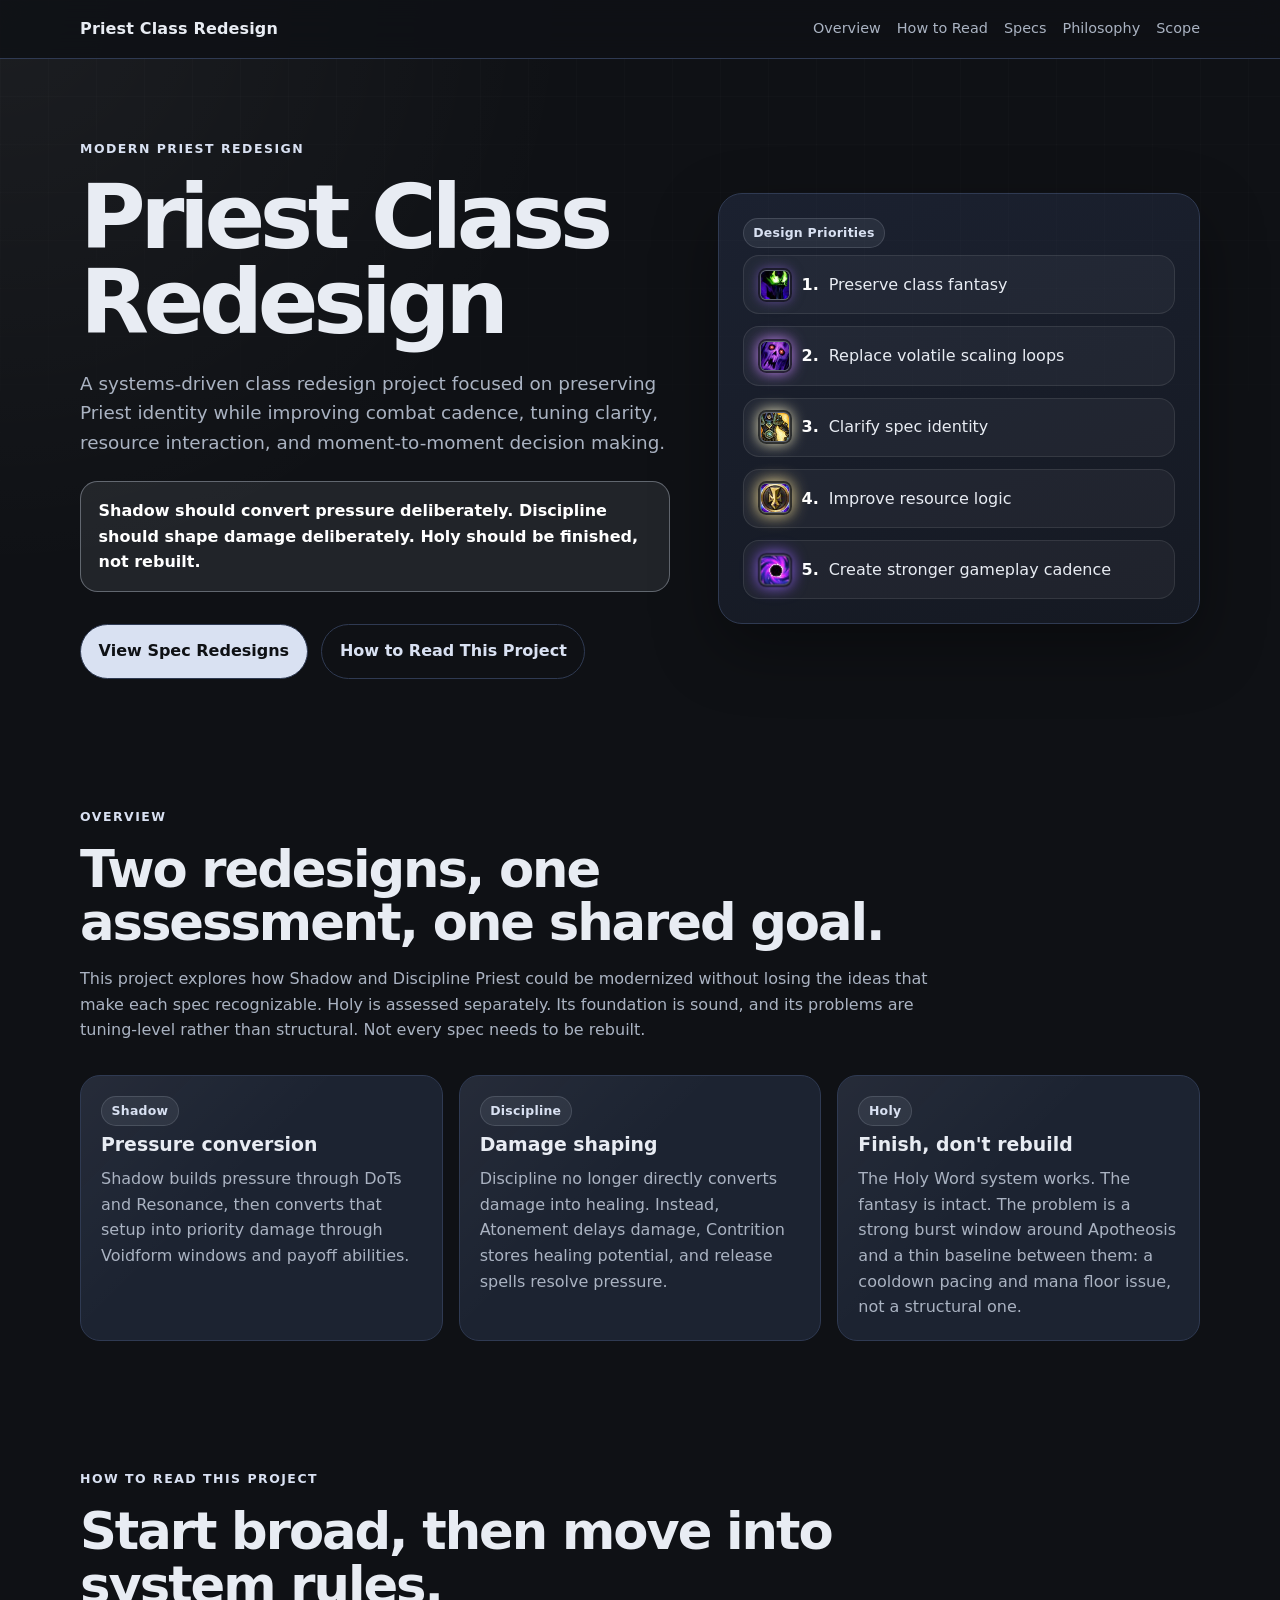
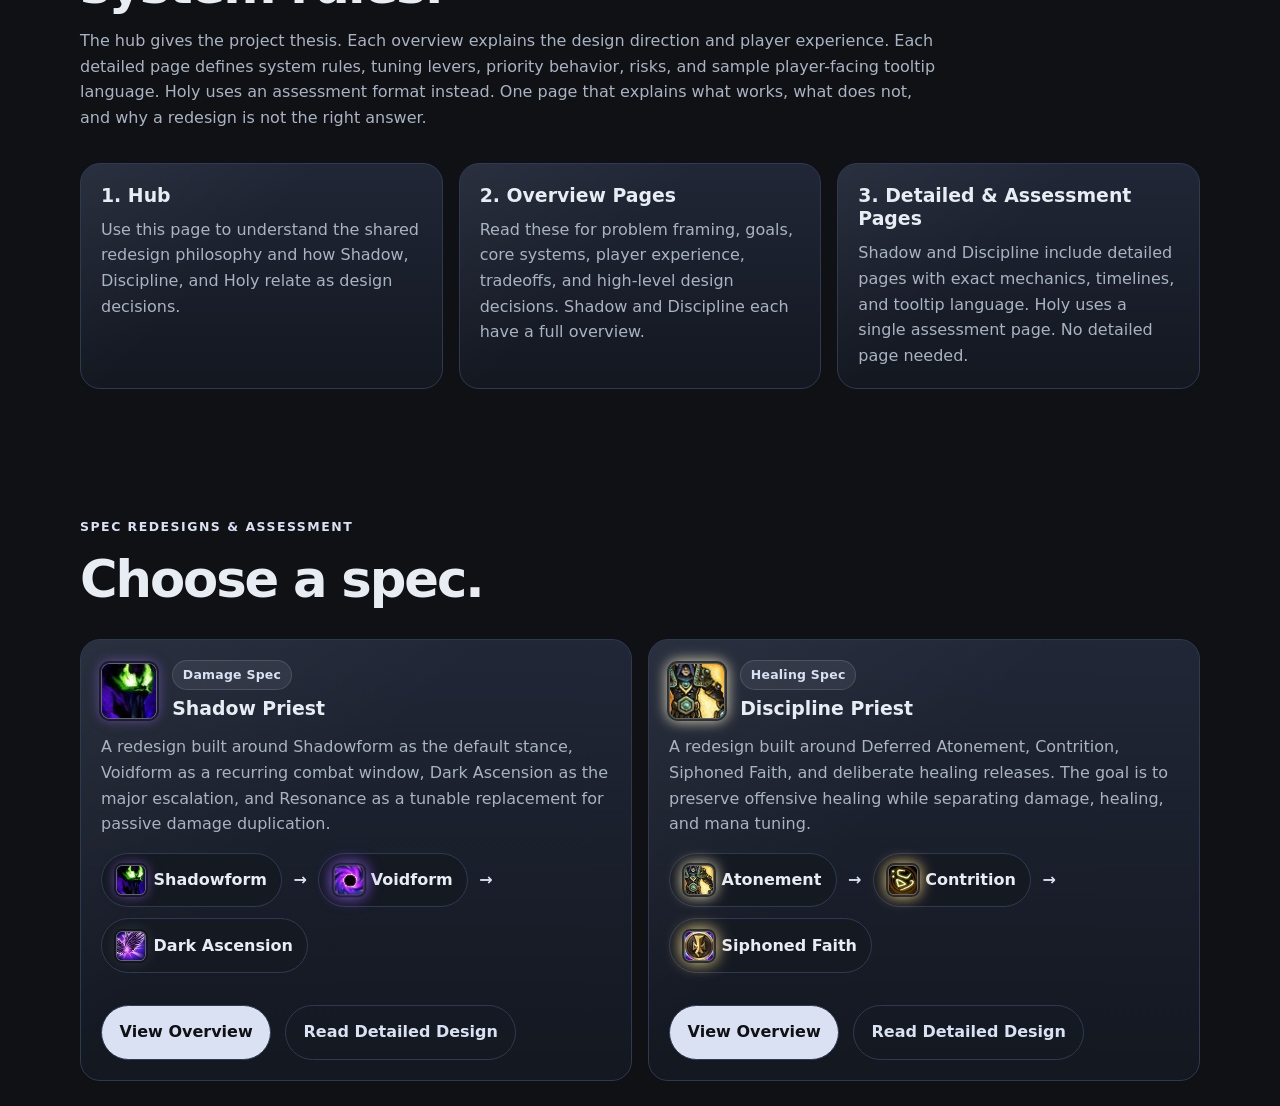
<file: index.html>
<!doctype html>
<html lang="en">
  <head>
    <meta charset="utf-8" />
    <meta name="viewport" content="width=device-width,initial-scale=1" />
    <title>Redirecting…</title>
    <meta http-equiv="refresh" content="0; url=./priest/index.html" />
    <link rel="canonical" href="/priest/index.html" />
    <style>
      html {
        font-family:
          Inter,
          system-ui,
          Segoe UI,
          Arial,
          sans-serif;
        background: #0d0716;
        color: #fff;
        display: flex;
        align-items: center;
        justify-content: center;
        height: 100vh;
        margin: 0;
      }
    </style>
  </head>
  <body>
    <main>
      <p>
        Redirecting to the Priest hub
        <a href="/priest/index.html">open Priest hub</a>.
      </p>
    </main>
  </body>
</html>
</file>
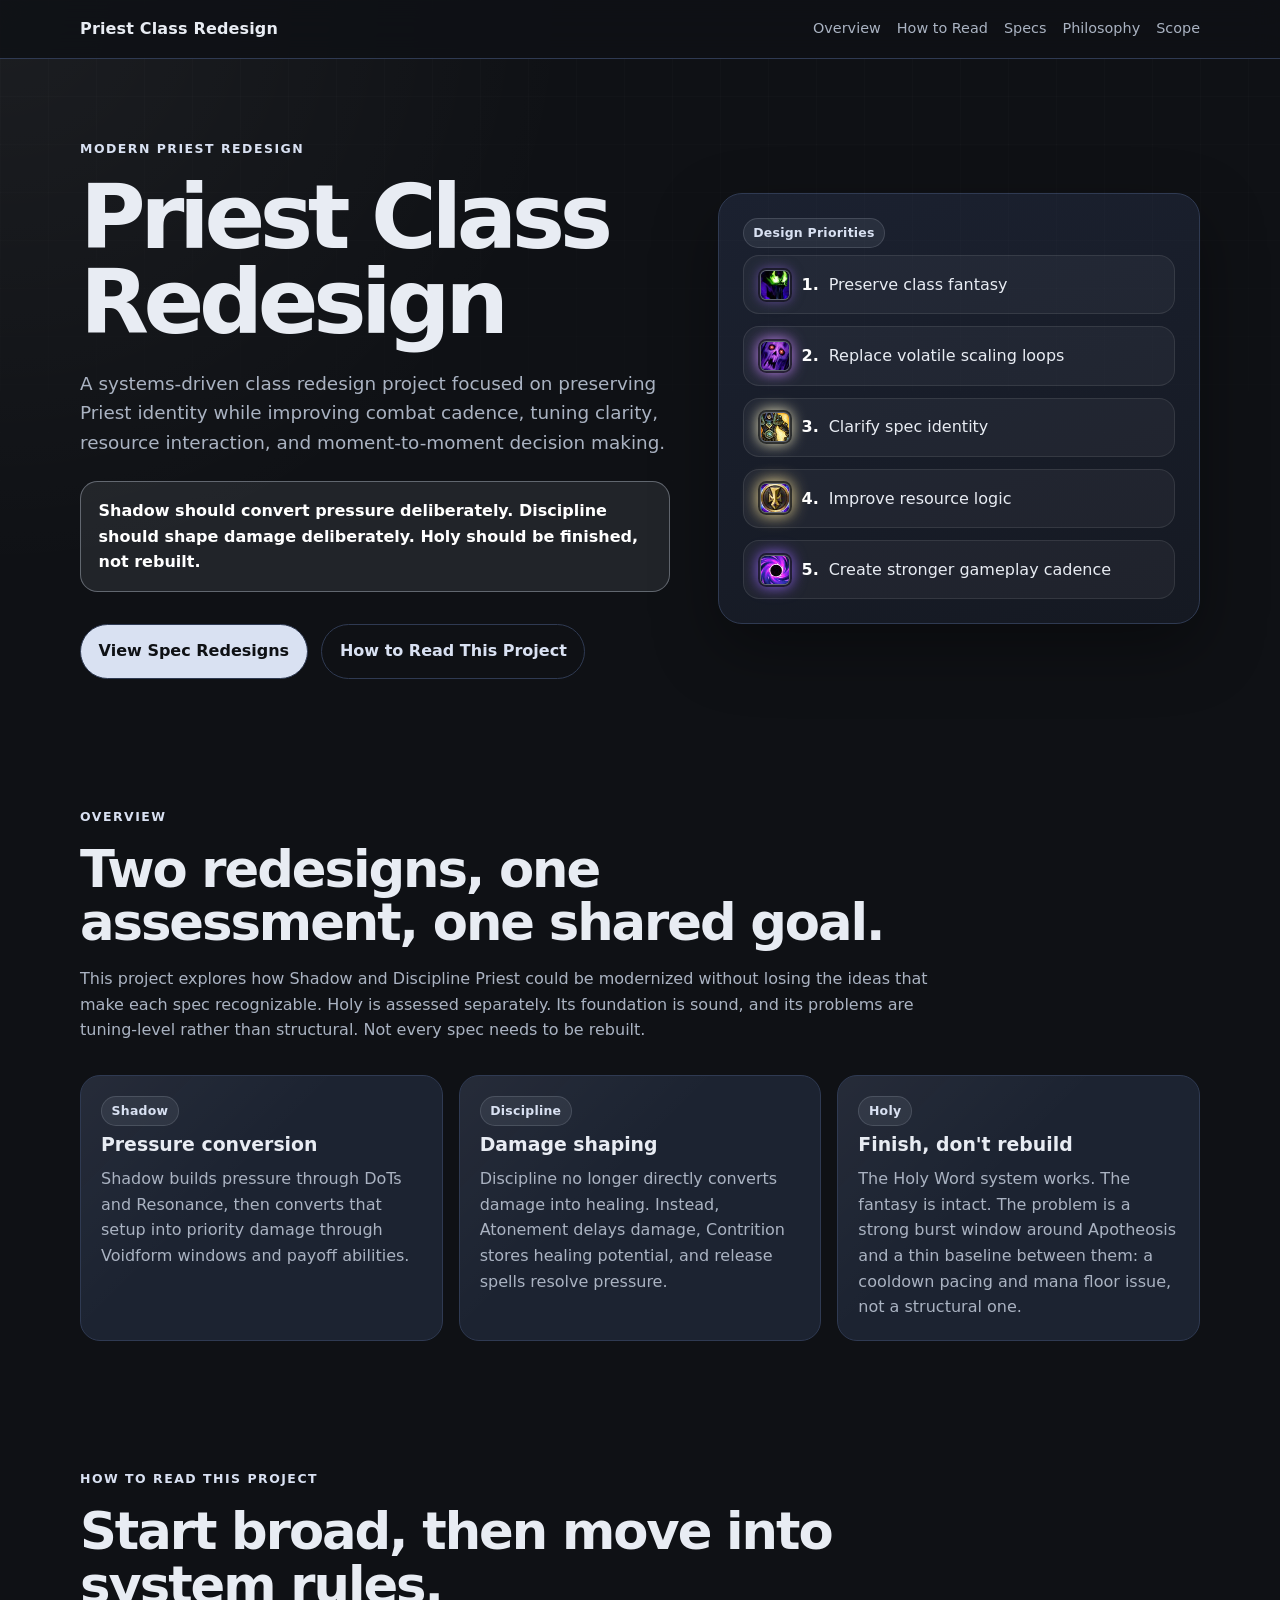
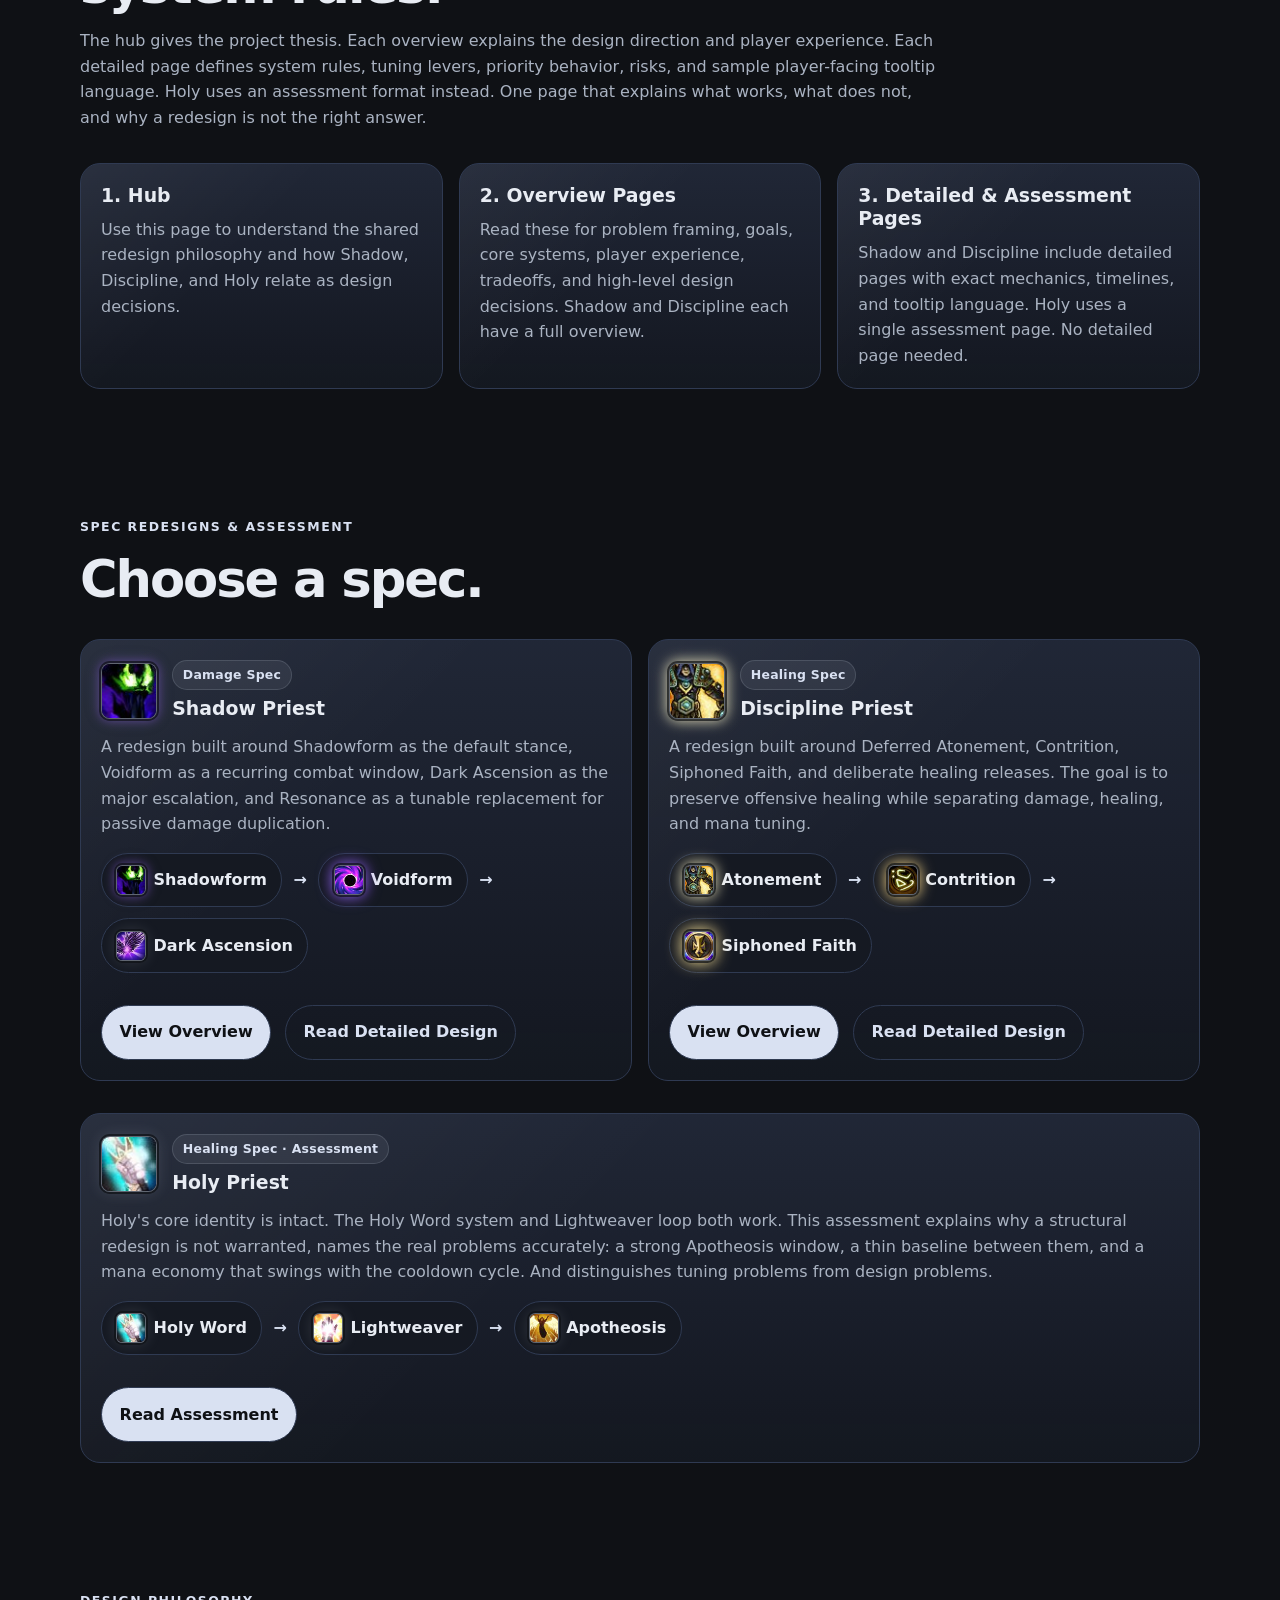
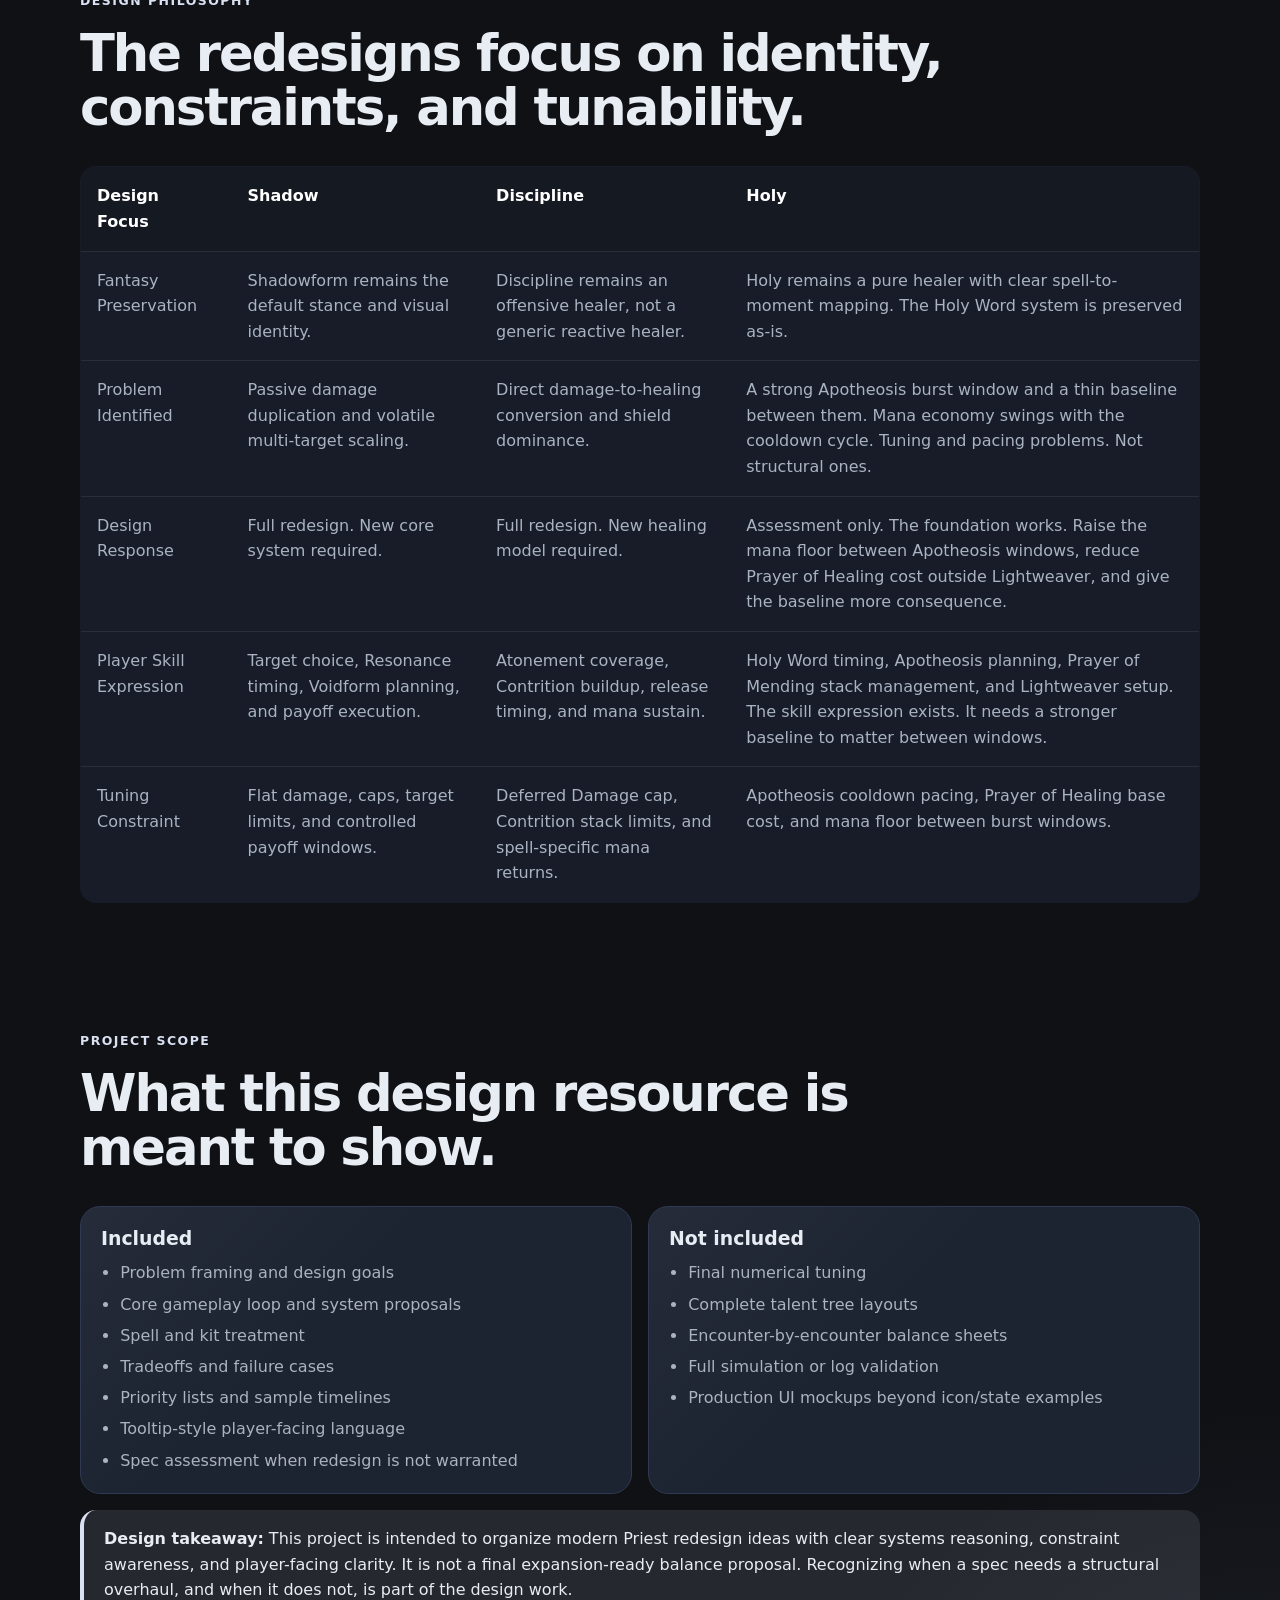
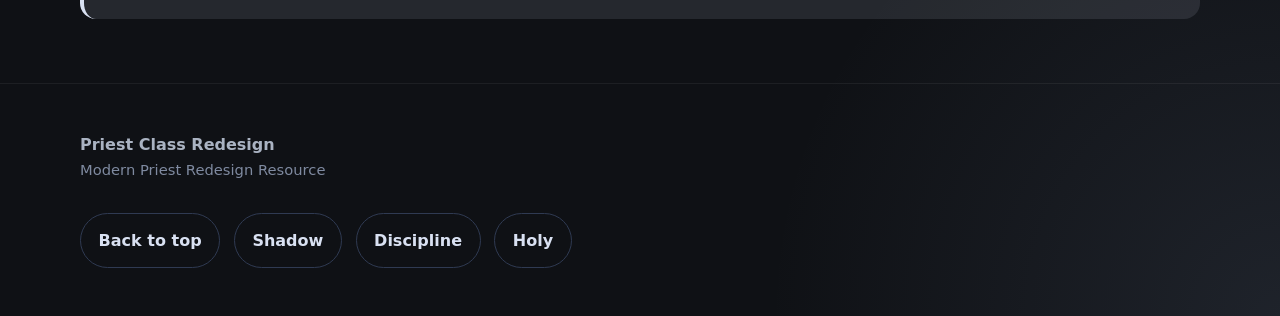
<file: priest/index.html>
<!doctype html>
<html lang="en">
  <head>
    <meta charset="UTF-8" />
    <meta name="viewport" content="width=device-width, initial-scale=1.0" />
    <meta
      name="description"
      content="A systems-driven Priest class redesign resource exploring Shadow and Discipline as modern World of Warcraft spec concepts, with a Holy spec assessment."
    />
    <title>Priest Class Redesign | Modern Spec Concepts</title>
    <link rel="stylesheet" href="styles.css" />
  </head>

  <body class="priest-page">
    <header class="site-header">
      <nav class="page-shell nav">
        <a href="#top" class="brand">Priest Class Redesign</a>

        <div class="nav-links">
          <a href="#overview">Overview</a>
          <a href="#how-to-read">How to Read</a>
          <a href="#specs">Specs</a>
          <a href="#philosophy">Philosophy</a>
          <a href="#scope">Scope</a>
        </div>
      </nav>
    </header>

    <main id="top">
      <section class="hero page-shell">
        <div>
          <div class="eyebrow">Modern Priest Redesign</div>
          <h1>Priest Class Redesign</h1>

          <p class="hero-copy">
            A systems-driven class redesign project focused on preserving Priest
            identity while improving combat cadence, tuning clarity, resource
            interaction, and moment-to-moment decision making.
          </p>

          <div class="thesis">
            Shadow should convert pressure deliberately. Discipline should shape
            damage deliberately. Holy should be finished, not rebuilt.
          </div>

          <div class="button-row">
            <a class="button" href="#specs">View Spec Redesigns</a>
            <a class="button secondary" href="#how-to-read"
              >How to Read This Project</a
            >
          </div>
        </div>

        <aside class="hero-card" aria-label="Project summary">
          <span class="tag">Design Priorities</span>

          <div class="cycle">
            <div class="cycle-step">
              <img class="mini-icon" src="assets/shadowform.jpg" alt="" />
              <span><strong>1.</strong> Preserve class fantasy</span>
            </div>

            <div class="cycle-step">
              <img
                class="mini-icon"
                src="assets/invoked_nightmare.jpg"
                alt=""
              />
              <span><strong>2.</strong> Replace volatile scaling loops</span>
            </div>

            <div class="cycle-step">
              <img class="mini-icon" src="assets/atonement.jpg" alt="" />
              <span><strong>3.</strong> Clarify spec identity</span>
            </div>

            <div class="cycle-step">
              <img class="mini-icon" src="assets/wisdom.jpg" alt="" />
              <span><strong>4.</strong> Improve resource logic</span>
            </div>

            <div class="cycle-step">
              <img class="mini-icon" src="assets/voidform.jpg" alt="" />
              <span><strong>5.</strong> Create stronger gameplay cadence</span>
            </div>
          </div>
        </aside>
      </section>

      <section id="overview" class="page-shell section-block">
        <div class="section-header">
          <div class="eyebrow">Overview</div>
          <h2>Two redesigns, one assessment, one shared goal.</h2>

          <p class="muted">
            This project explores how Shadow and Discipline Priest could be
            modernized without losing the ideas that make each spec
            recognizable. Holy is assessed separately. Its foundation is sound,
            and its problems are tuning-level rather than structural. Not every
            spec needs to be rebuilt.
          </p>
        </div>

        <div class="grid three">
          <article class="card">
            <span class="tag">Shadow</span>
            <h3>Pressure conversion</h3>
            <p class="muted">
              Shadow builds pressure through DoTs and Resonance, then converts
              that setup into priority damage through Voidform windows and
              payoff abilities.
            </p>
          </article>

          <article class="card">
            <span class="tag">Discipline</span>
            <h3>Damage shaping</h3>
            <p class="muted">
              Discipline no longer directly converts damage into healing.
              Instead, Atonement delays damage, Contrition stores healing
              potential, and release spells resolve pressure.
            </p>
          </article>

          <article class="card">
            <span class="tag">Holy</span>
            <h3>Finish, don't rebuild</h3>
            <p class="muted">
              The Holy Word system works. The fantasy is intact. The problem is
              a strong burst window around Apotheosis and a thin baseline
              between them: a cooldown pacing and mana floor issue, not a
              structural one.
            </p>
          </article>
        </div>
      </section>

      <section id="how-to-read" class="page-shell section-block">
        <div class="section-header">
          <div class="eyebrow">How to Read This Project</div>
          <h2>Start broad, then move into system rules.</h2>
          <p class="muted">
            The hub gives the project thesis. Each overview explains the design
            direction and player experience. Each detailed page defines system
            rules, tuning levers, priority behavior, risks, and sample
            player-facing tooltip language. Holy uses an assessment format
            instead. One page that explains what works, what does not, and why a
            redesign is not the right answer.
          </p>
        </div>

        <div class="grid three">
          <article class="card strong">
            <h3>1. Hub</h3>
            <p class="muted">
              Use this page to understand the shared redesign philosophy and how
              Shadow, Discipline, and Holy relate as design decisions.
            </p>
          </article>

          <article class="card strong">
            <h3>2. Overview Pages</h3>
            <p class="muted">
              Read these for problem framing, goals, core systems, player
              experience, tradeoffs, and high-level design decisions. Shadow and
              Discipline each have a full overview.
            </p>
          </article>

          <article class="card strong">
            <h3>3. Detailed & Assessment Pages</h3>
            <p class="muted">
              Shadow and Discipline include detailed pages with exact mechanics,
              timelines, and tooltip language. Holy uses a single assessment
              page. No detailed page needed.
            </p>
          </article>
        </div>
      </section>

      <section id="specs" class="page-shell section-block">
        <div class="section-header">
          <div class="eyebrow">Spec Redesigns &amp; Assessment</div>
          <h2>Choose a spec.</h2>
        </div>

        <div class="grid two">
          <article class="card strong">
            <div class="ability-heading">
              <img
                class="ability-icon"
                src="assets/shadowform.jpg"
                alt="Shadow Priest icon"
              />
              <div>
                <span class="tag">Damage Spec</span>
                <h3>Shadow Priest</h3>
              </div>
            </div>

            <p class="muted">
              A redesign built around Shadowform as the default stance, Voidform
              as a recurring combat window, Dark Ascension as the major
              escalation, and Resonance as a tunable replacement for passive
              damage duplication.
            </p>

            <div class="flow">
              <span class="pill">
                <img class="mini-icon" src="assets/shadowform.jpg" alt="" />
                Shadowform
              </span>
              <span class="arrow">→</span>
              <span class="pill">
                <img class="mini-icon" src="assets/voidform.jpg" alt="" />
                Voidform
              </span>
              <span class="arrow">→</span>
              <span class="pill">
                <img class="mini-icon" src="assets/void_ascension.jpg" alt="" />
                Dark Ascension
              </span>
            </div>

            <div class="button-row">
              <a class="button" href="shadow/index.html">View Overview</a>
              <a class="button secondary" href="shadow/detailed.html"
                >Read Detailed Design</a
              >
            </div>
          </article>

          <article class="card strong">
            <div class="ability-heading">
              <img
                class="ability-icon"
                src="assets/atonement.jpg"
                alt="Discipline Priest icon"
              />
              <div>
                <span class="tag">Healing Spec</span>
                <h3>Discipline Priest</h3>
              </div>
            </div>

            <p class="muted">
              A redesign built around Deferred Atonement, Contrition, Siphoned
              Faith, and deliberate healing releases. The goal is to preserve
              offensive healing while separating damage, healing, and mana
              tuning.
            </p>

            <div class="flow">
              <span class="pill">
                <img class="mini-icon" src="assets/atonement.jpg" alt="" />
                Atonement
              </span>
              <span class="arrow">→</span>
              <span class="pill">
                <img class="mini-icon" src="assets/piety.jpg" alt="" />
                Contrition
              </span>
              <span class="arrow">→</span>
              <span class="pill">
                <img class="mini-icon" src="assets/wisdom.jpg" alt="" />
                Siphoned Faith
              </span>
            </div>

            <div class="button-row">
              <a class="button" href="discipline/index.html">View Overview</a>
              <a class="button secondary" href="discipline/detailed.html"
                >Read Detailed Design</a
              >
            </div>
          </article>
        </div>

        <!-- Holy: assessment card, full-width below the two redesigns -->
        <div style="margin-top: 2rem">
          <article class="card strong">
            <div class="ability-heading">
              <img
                class="ability-icon"
                src="assets/holy_word_serenity.jpg"
                alt="Holy Priest icon"
              />
              <div>
                <span class="tag">Healing Spec · Assessment</span>
                <h3>Holy Priest</h3>
              </div>
            </div>

            <p class="muted">
              Holy's core identity is intact. The Holy Word system and
              Lightweaver loop both work. This assessment explains why a
              structural redesign is not warranted, names the real problems
              accurately: a strong Apotheosis window, a thin baseline between
              them, and a mana economy that swings with the cooldown cycle. And
              distinguishes tuning problems from design problems.
            </p>

            <div class="flow">
              <span class="pill">
                <img
                  class="mini-icon"
                  src="assets/holy_word_serenity.jpg"
                  alt=""
                />
                Holy Word
              </span>
              <span class="arrow">→</span>
              <span class="pill">
                <img class="mini-icon" src="assets/flash_heal.jpg" alt="" />
                Lightweaver
              </span>
              <span class="arrow">→</span>
              <span class="pill">
                <img class="mini-icon" src="assets/apotheosis.jpg" alt="" />
                Apotheosis
              </span>
            </div>

            <div class="button-row">
              <a class="button" href="holy/index.html">Read Assessment</a>
            </div>
          </article>
        </div>
      </section>

      <section id="philosophy" class="page-shell section-block">
        <div class="section-header">
          <div class="eyebrow">Design Philosophy</div>
          <h2>The redesigns focus on identity, constraints, and tunability.</h2>
        </div>

        <table class="comparison-table">
          <thead>
            <tr>
              <th>Design Focus</th>
              <th>Shadow</th>
              <th>Discipline</th>
              <th>Holy</th>
            </tr>
          </thead>

          <tbody>
            <tr>
              <td>Fantasy Preservation</td>
              <td>
                Shadowform remains the default stance and visual identity.
              </td>
              <td>
                Discipline remains an offensive healer, not a generic reactive
                healer.
              </td>
              <td>
                Holy remains a pure healer with clear spell-to-moment mapping.
                The Holy Word system is preserved as-is.
              </td>
            </tr>

            <tr>
              <td>Problem Identified</td>
              <td>
                Passive damage duplication and volatile multi-target scaling.
              </td>
              <td>Direct damage-to-healing conversion and shield dominance.</td>
              <td>
                A strong Apotheosis burst window and a thin baseline between
                them. Mana economy swings with the cooldown cycle. Tuning and
                pacing problems. Not structural ones.
              </td>
            </tr>

            <tr>
              <td>Design Response</td>
              <td>Full redesign. New core system required.</td>
              <td>Full redesign. New healing model required.</td>
              <td>
                Assessment only. The foundation works. Raise the mana floor
                between Apotheosis windows, reduce Prayer of Healing cost
                outside Lightweaver, and give the baseline more consequence.
              </td>
            </tr>

            <tr>
              <td>Player Skill Expression</td>
              <td>
                Target choice, Resonance timing, Voidform planning, and payoff
                execution.
              </td>
              <td>
                Atonement coverage, Contrition buildup, release timing, and mana
                sustain.
              </td>
              <td>
                Holy Word timing, Apotheosis planning, Prayer of Mending stack
                management, and Lightweaver setup. The skill expression exists.
                It needs a stronger baseline to matter between windows.
              </td>
            </tr>

            <tr>
              <td>Tuning Constraint</td>
              <td>
                Flat damage, caps, target limits, and controlled payoff windows.
              </td>
              <td>
                Deferred Damage cap, Contrition stack limits, and spell-specific
                mana returns.
              </td>
              <td>
                Apotheosis cooldown pacing, Prayer of Healing base cost, and
                mana floor between burst windows.
              </td>
            </tr>
          </tbody>
        </table>
      </section>

      <section id="scope" class="page-shell section-block">
        <div class="section-header">
          <div class="eyebrow">Project Scope</div>
          <h2>What this design resource is meant to show.</h2>
        </div>

        <div class="grid two">
          <article class="card">
            <h3>Included</h3>
            <ul class="muted">
              <li>Problem framing and design goals</li>
              <li>Core gameplay loop and system proposals</li>
              <li>Spell and kit treatment</li>
              <li>Tradeoffs and failure cases</li>
              <li>Priority lists and sample timelines</li>
              <li>Tooltip-style player-facing language</li>
              <li>Spec assessment when redesign is not warranted</li>
            </ul>
          </article>

          <article class="card">
            <h3>Not included</h3>
            <ul class="muted">
              <li>Final numerical tuning</li>
              <li>Complete talent tree layouts</li>
              <li>Encounter-by-encounter balance sheets</li>
              <li>Full simulation or log validation</li>
              <li>Production UI mockups beyond icon/state examples</li>
            </ul>
          </article>
        </div>

        <div class="callout">
          <strong>Design takeaway:</strong> This project is intended to organize
          modern Priest redesign ideas with clear systems reasoning, constraint
          awareness, and player-facing clarity. It is not a final
          expansion-ready balance proposal. Recognizing when a spec needs a
          structural overhaul, and when it does not, is part of the design work.
        </div>
      </section>
    </main>

    <footer class="site-footer">
      <div class="page-shell">
        <strong>Priest Class Redesign</strong>
        <p class="small">Modern Priest Redesign Resource</p>

        <div class="footer-links">
          <a class="button secondary" href="#top">Back to top</a>
          <a class="button secondary" href="shadow/index.html">Shadow</a>
          <a class="button secondary" href="discipline/index.html"
            >Discipline</a
          >
          <a class="button secondary" href="holy/index.html">Holy</a>
        </div>
      </div>
    </footer>
  </body>
</html>
</file>
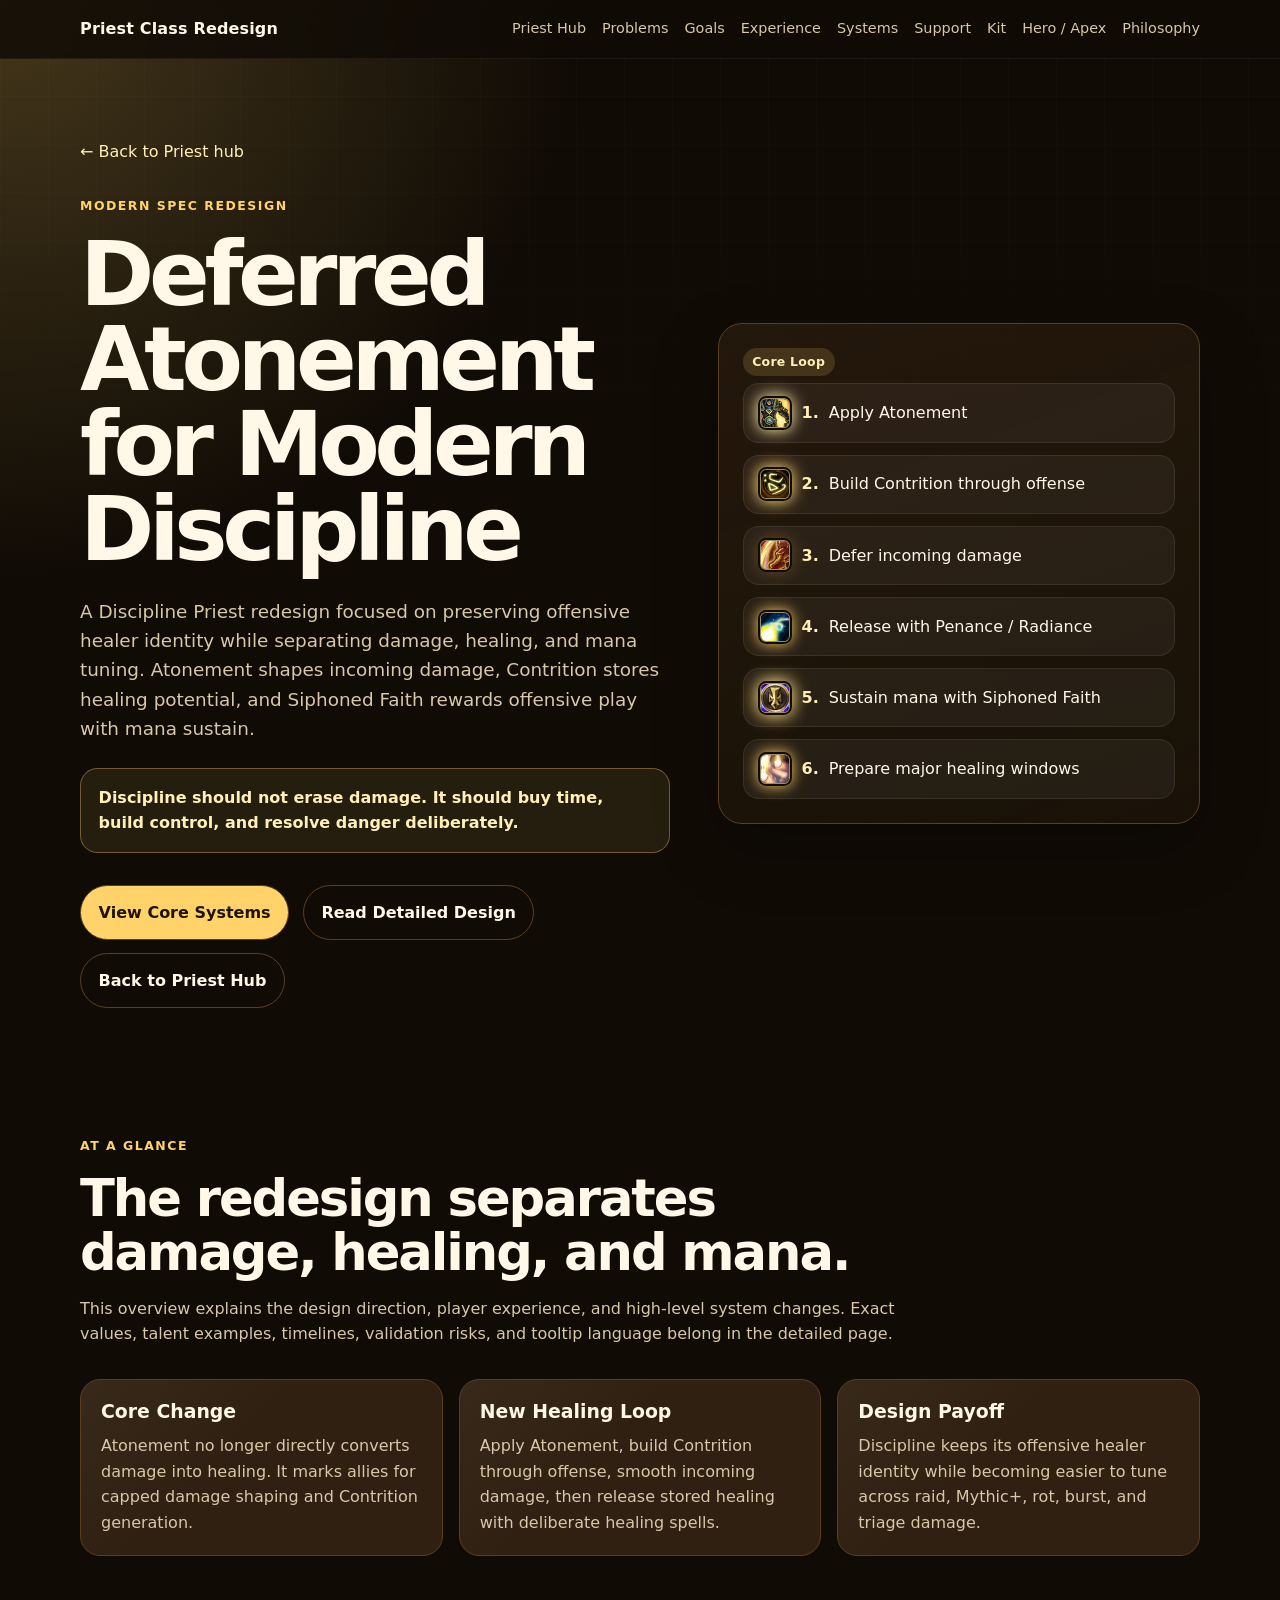
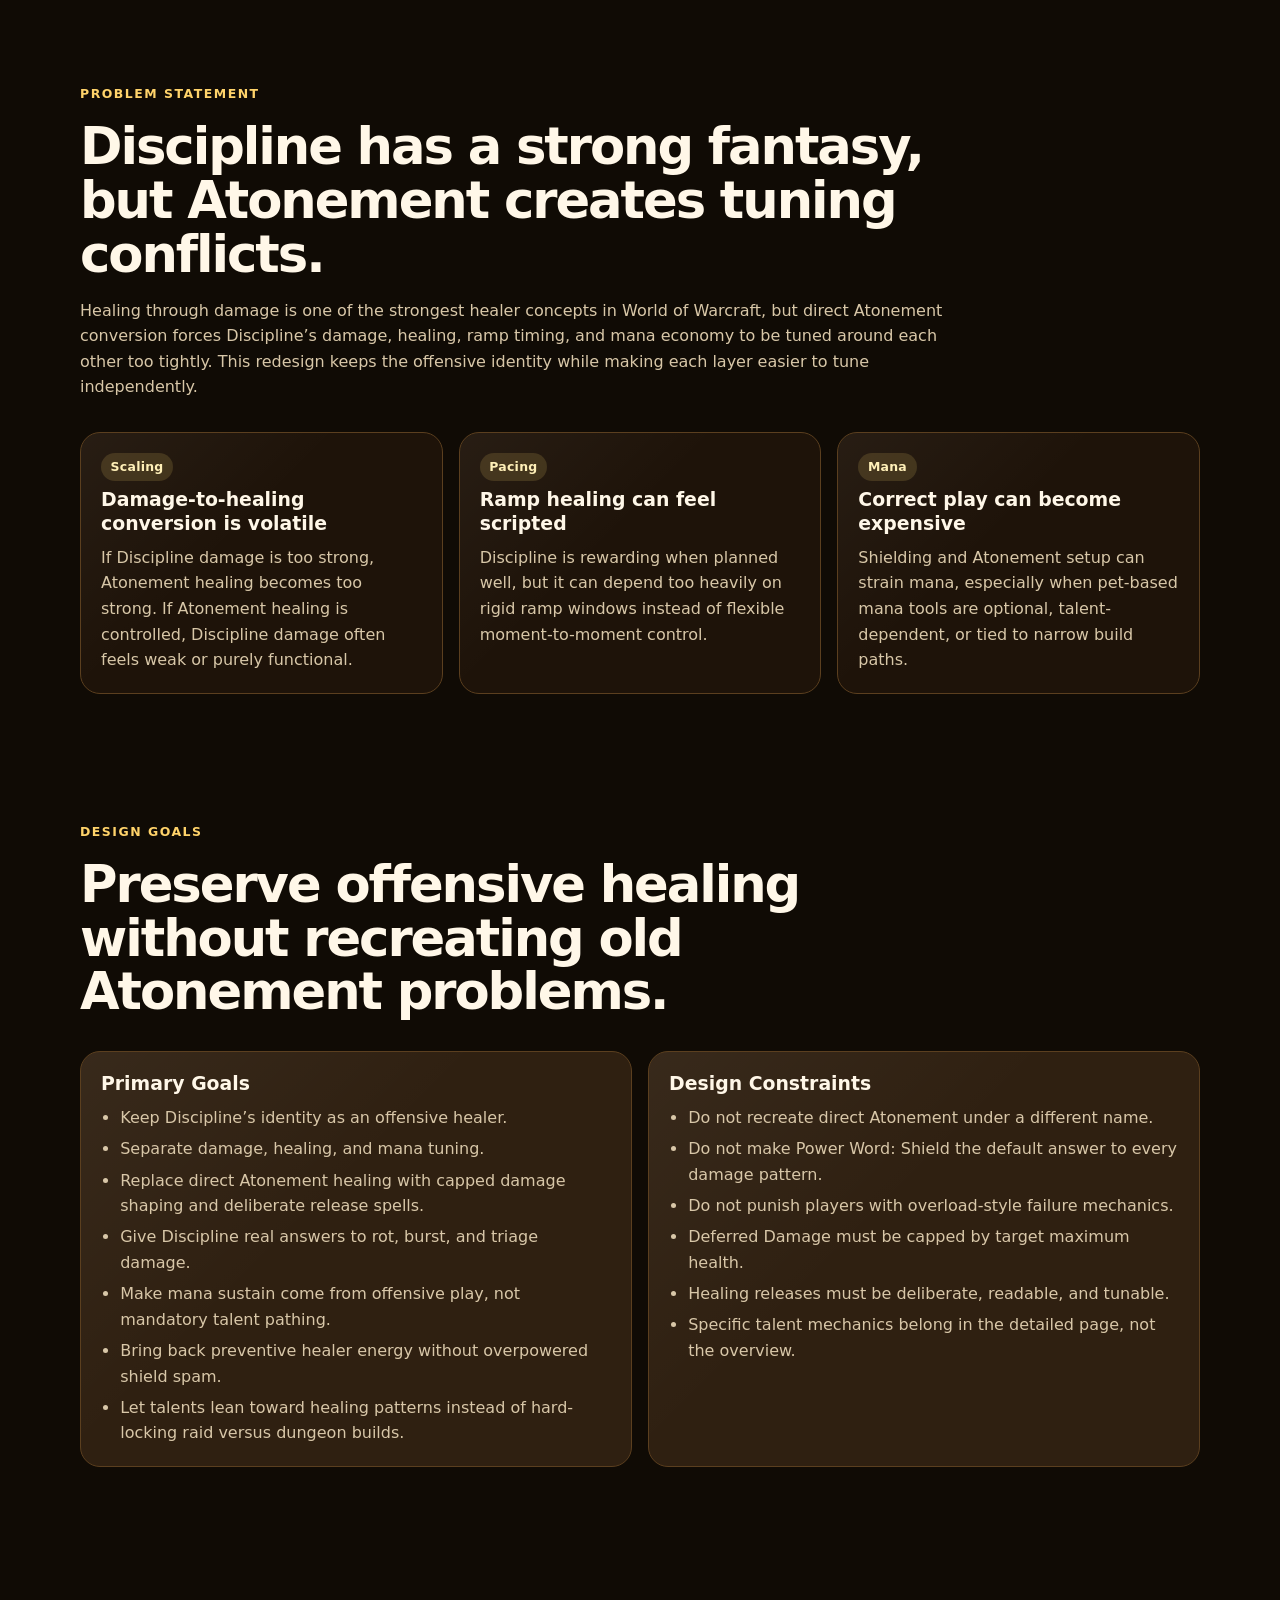
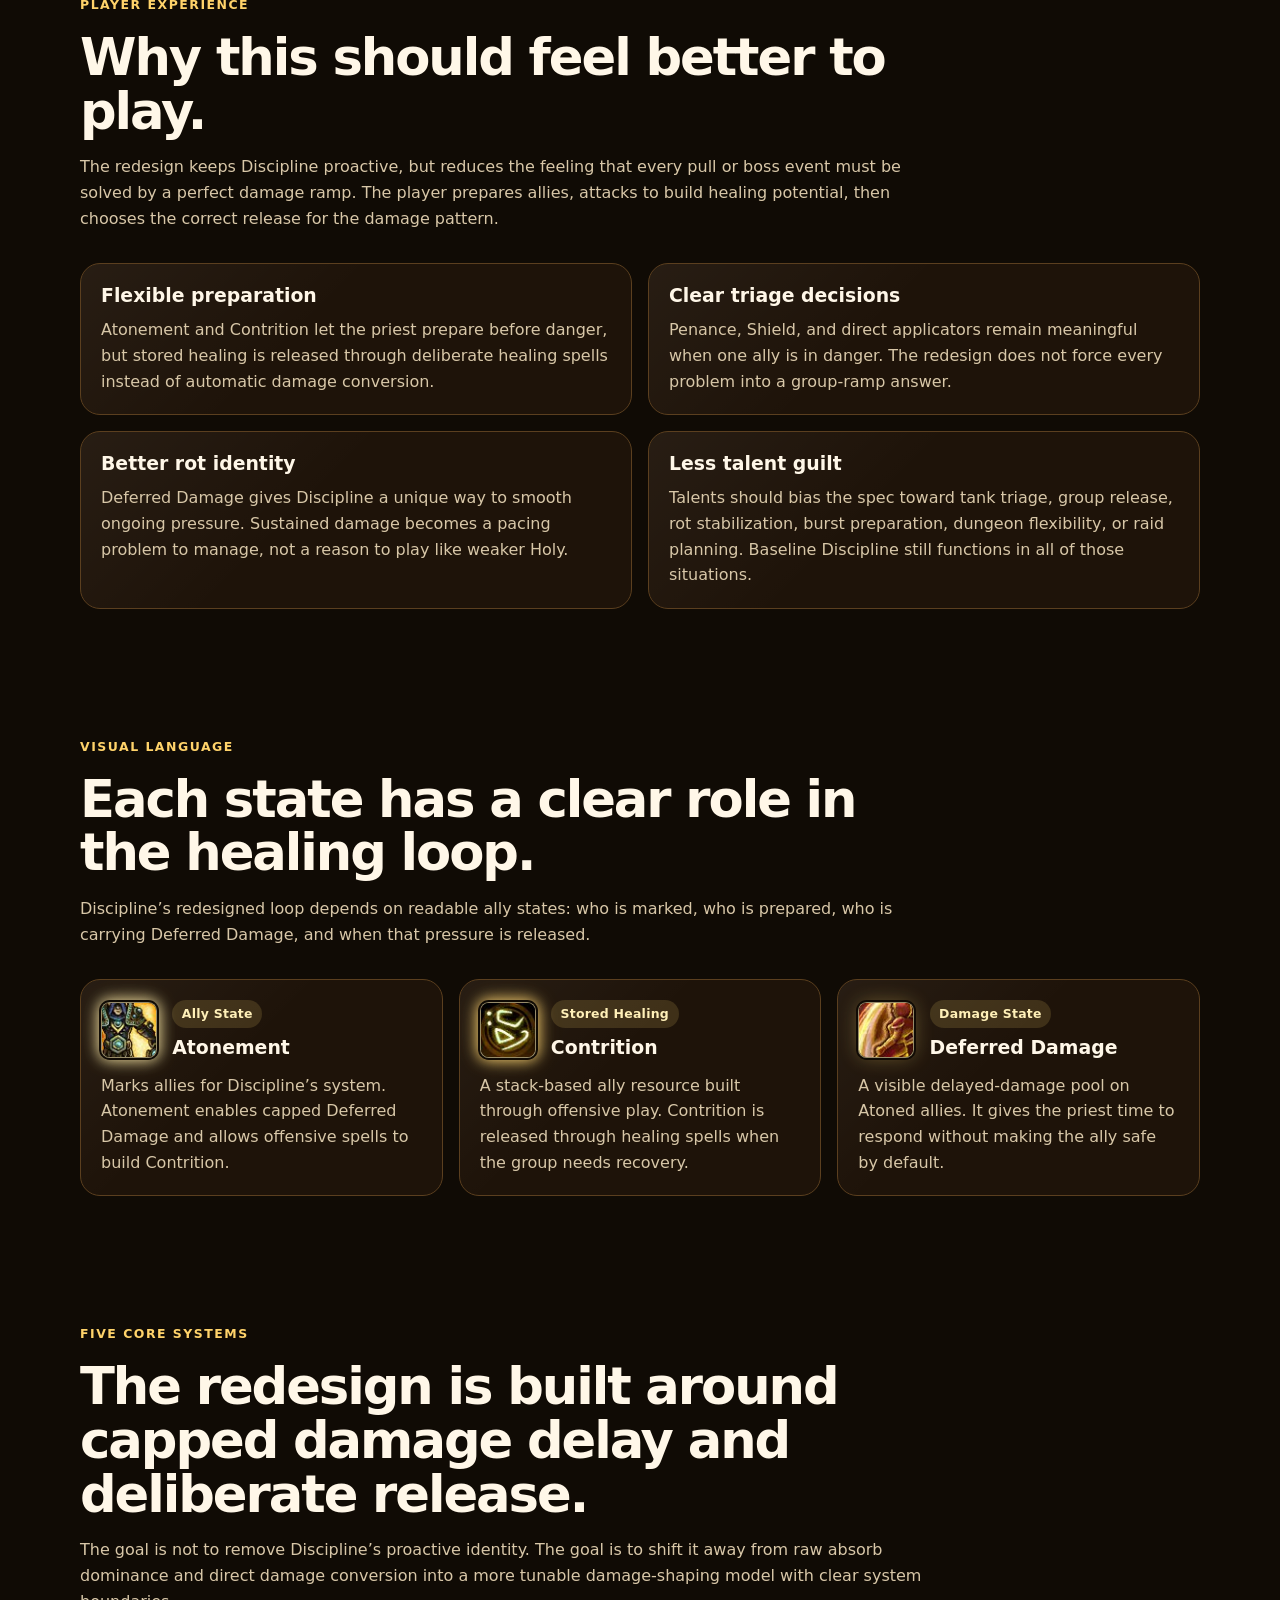
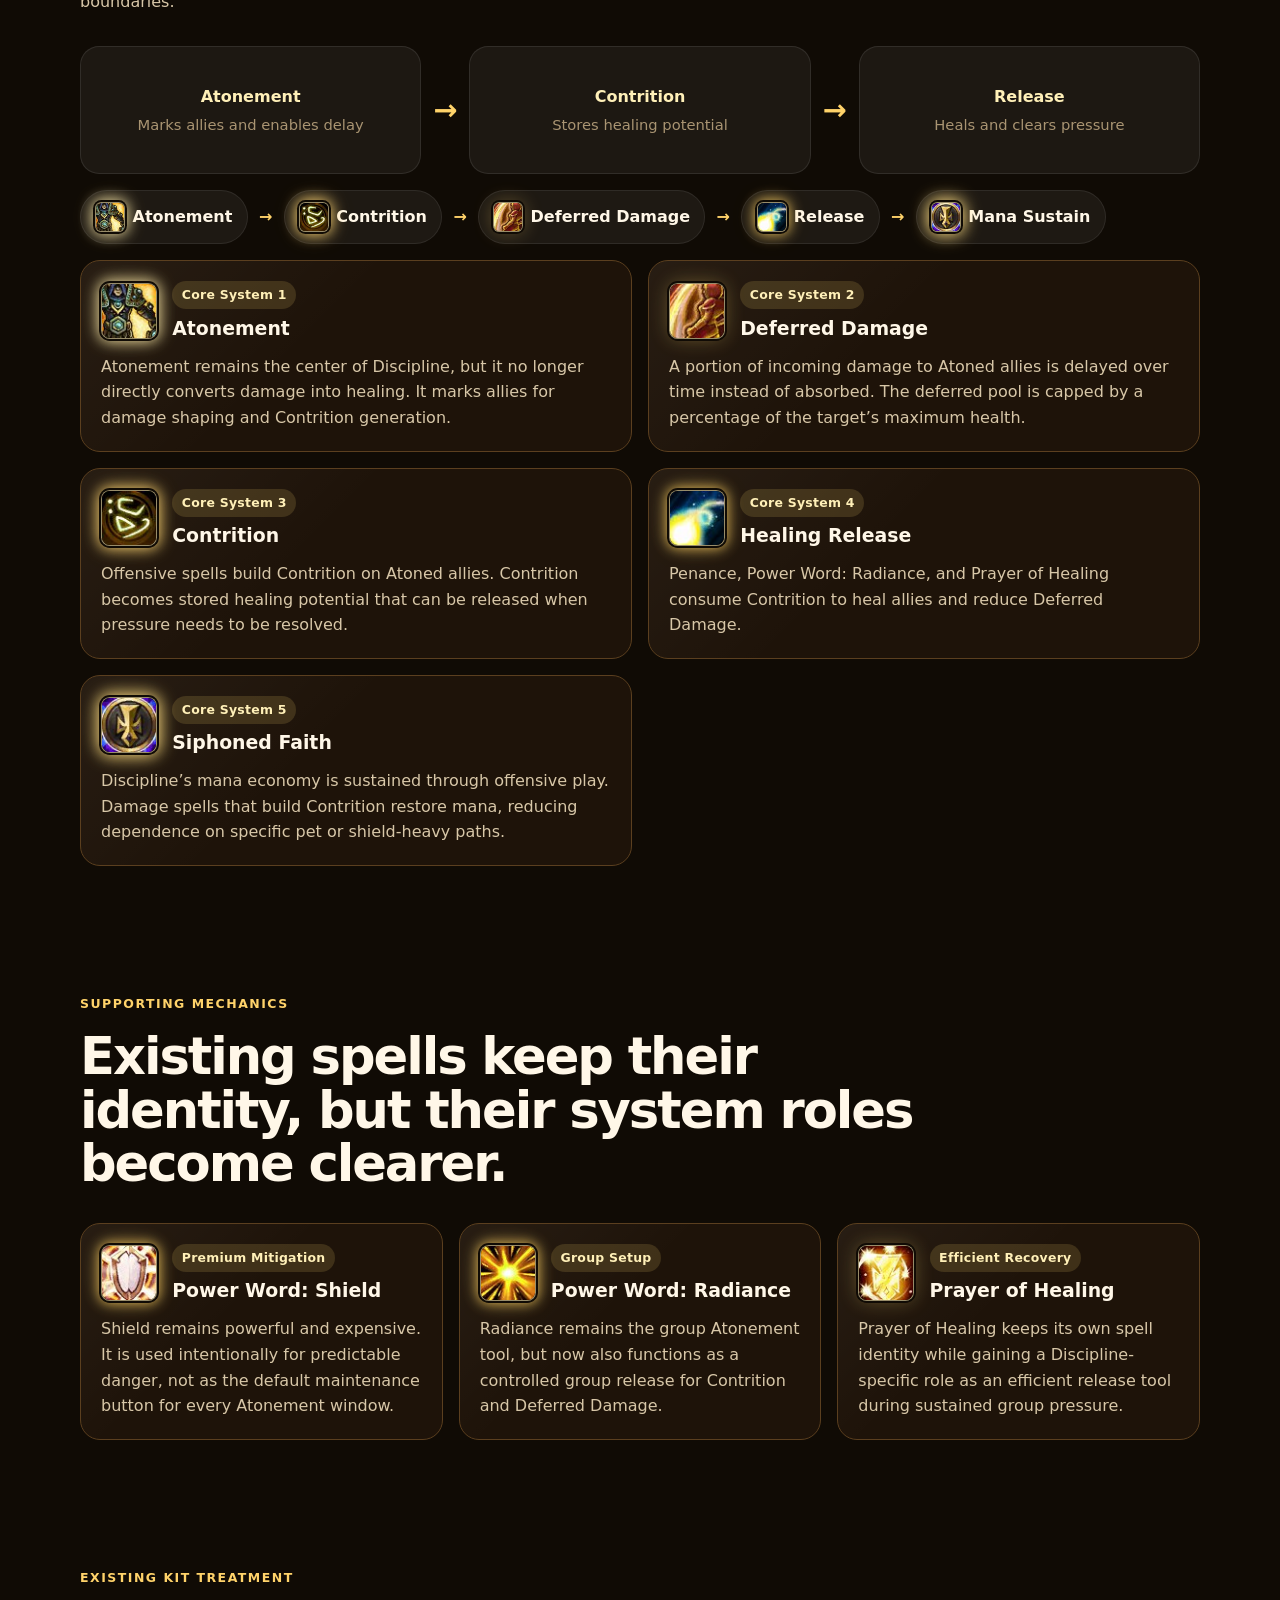
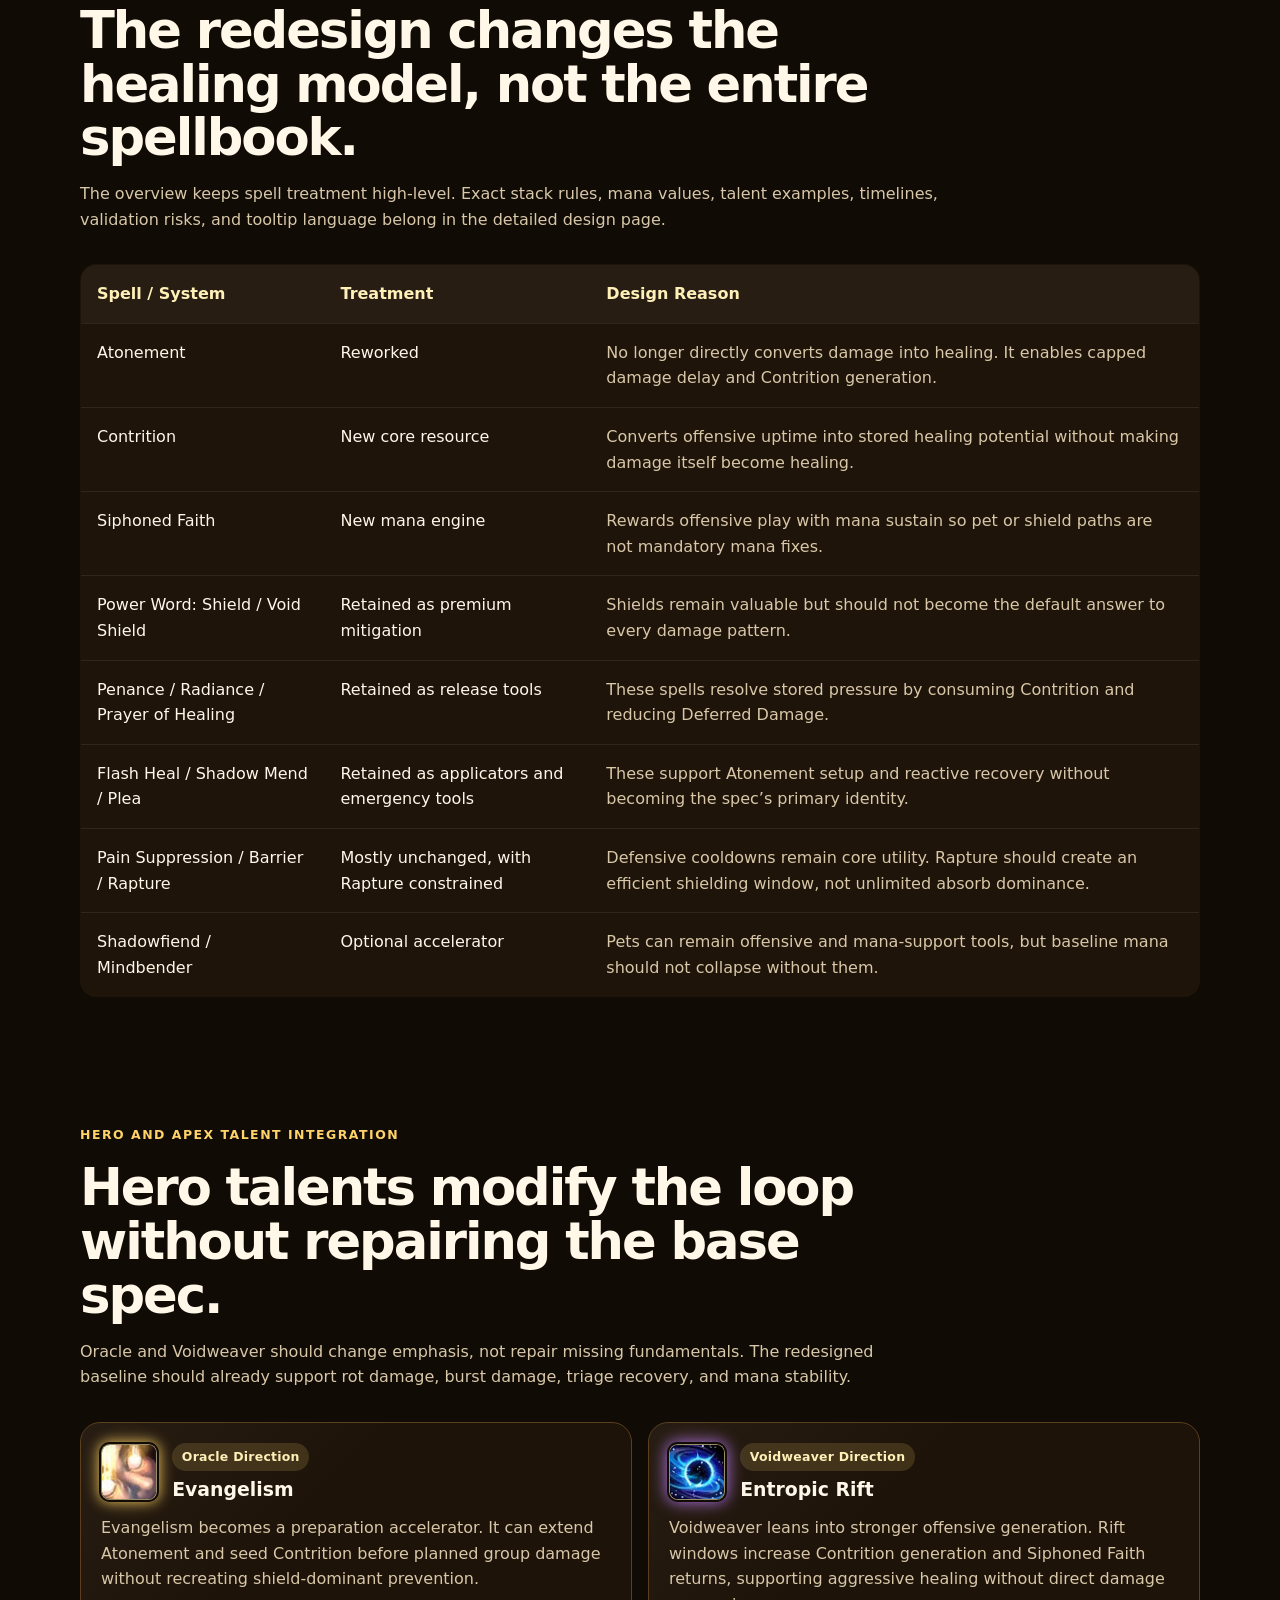
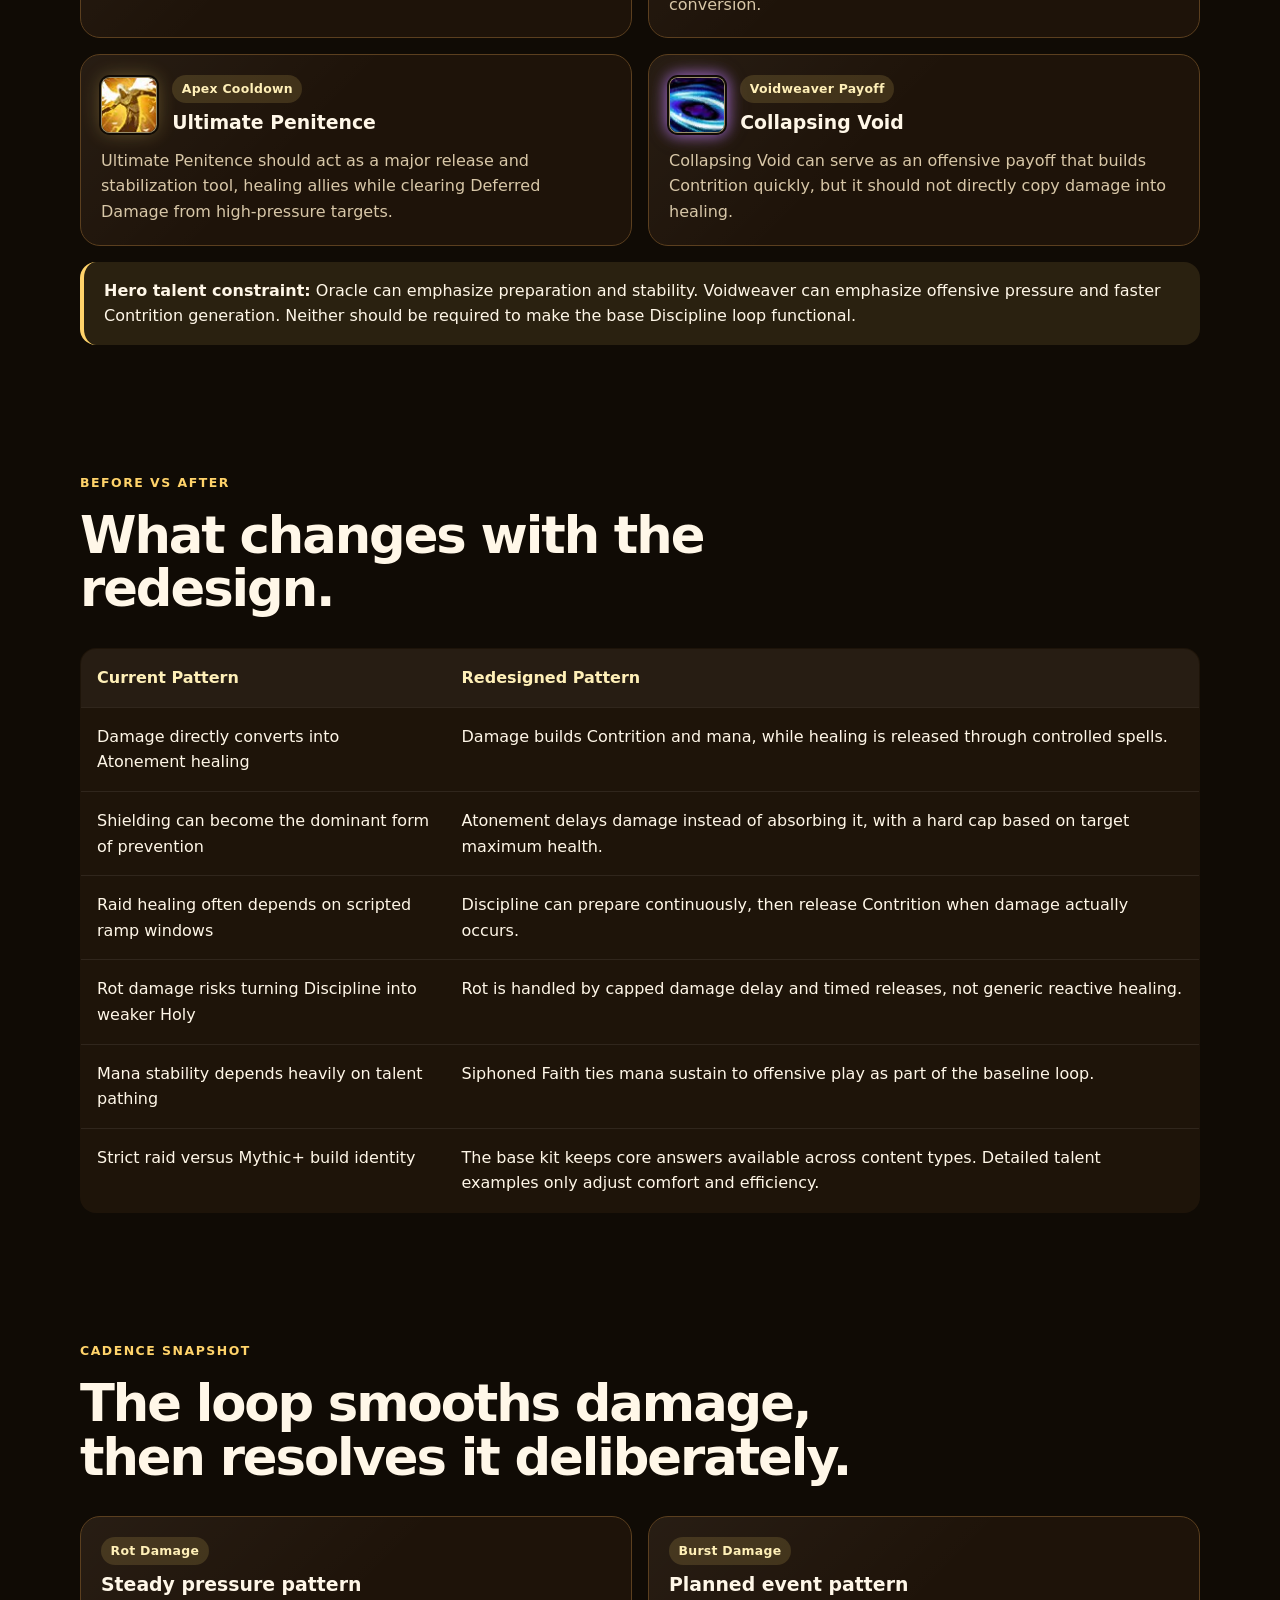
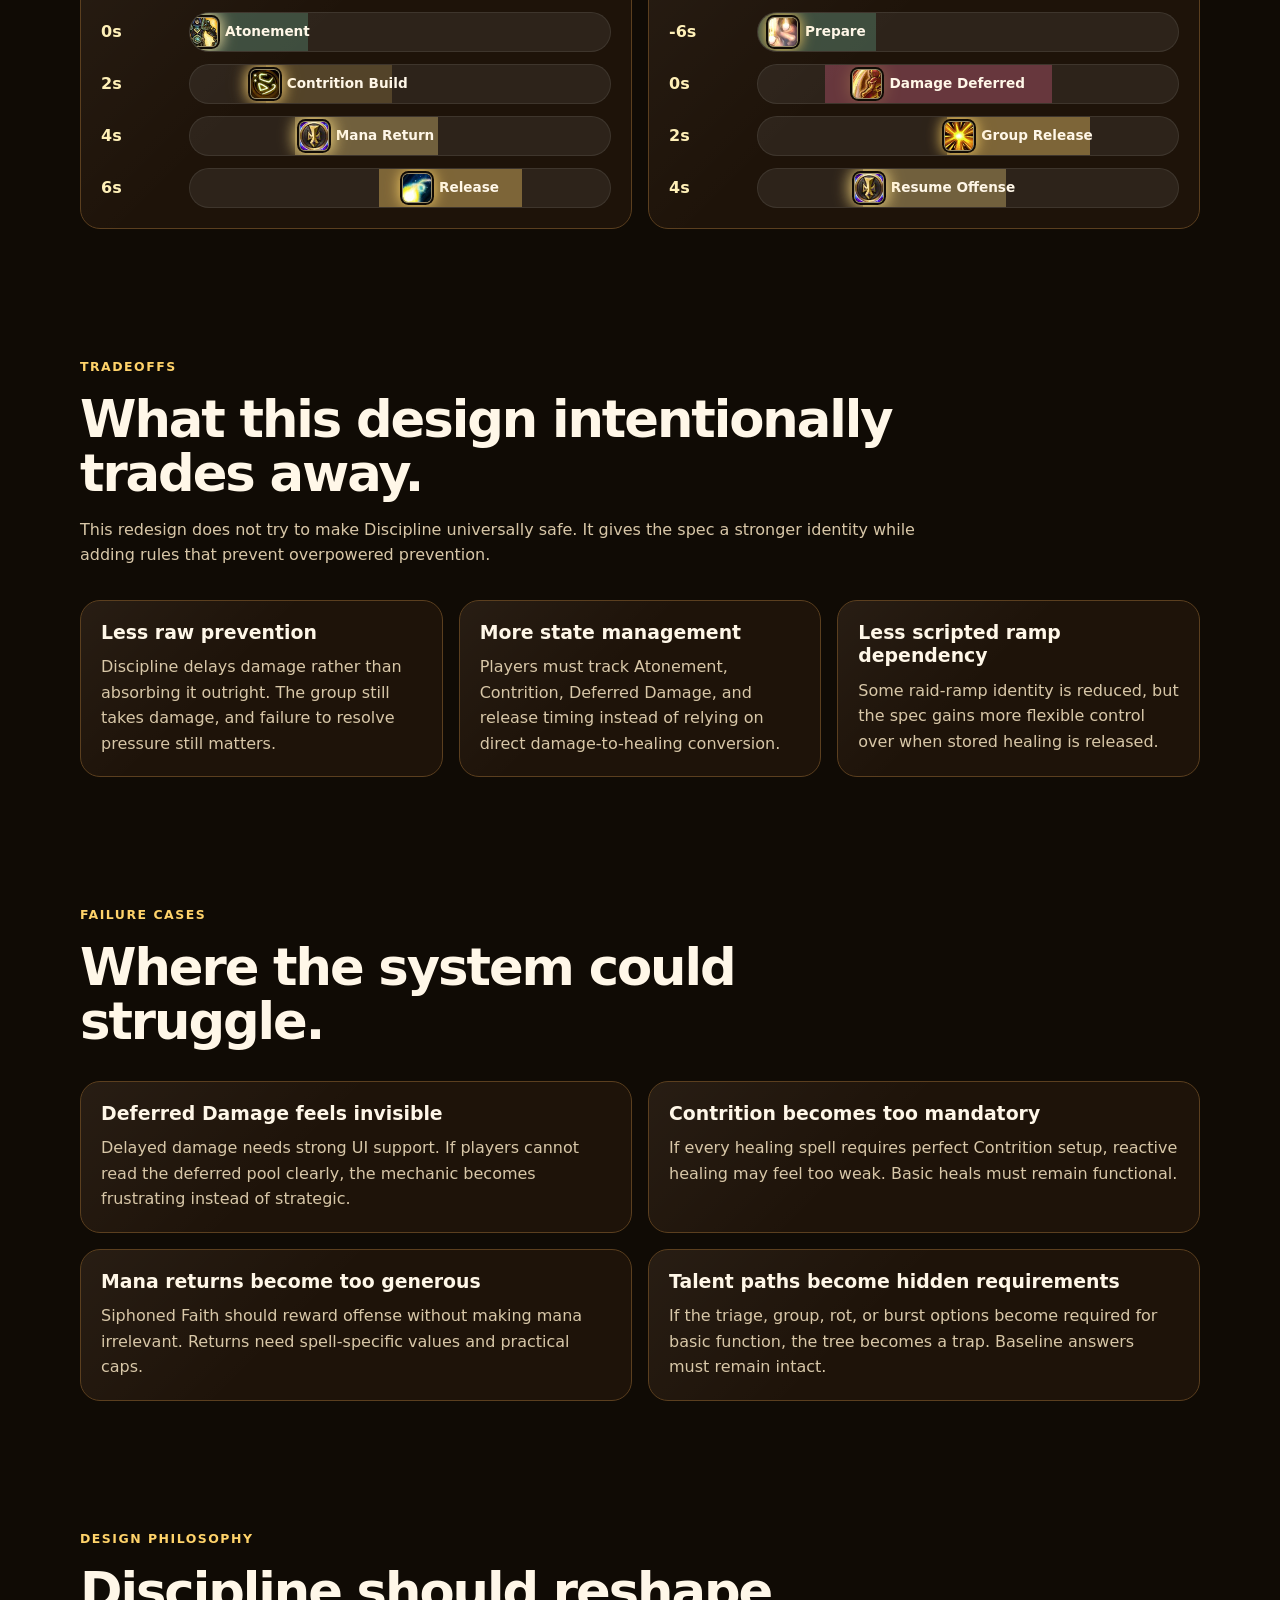
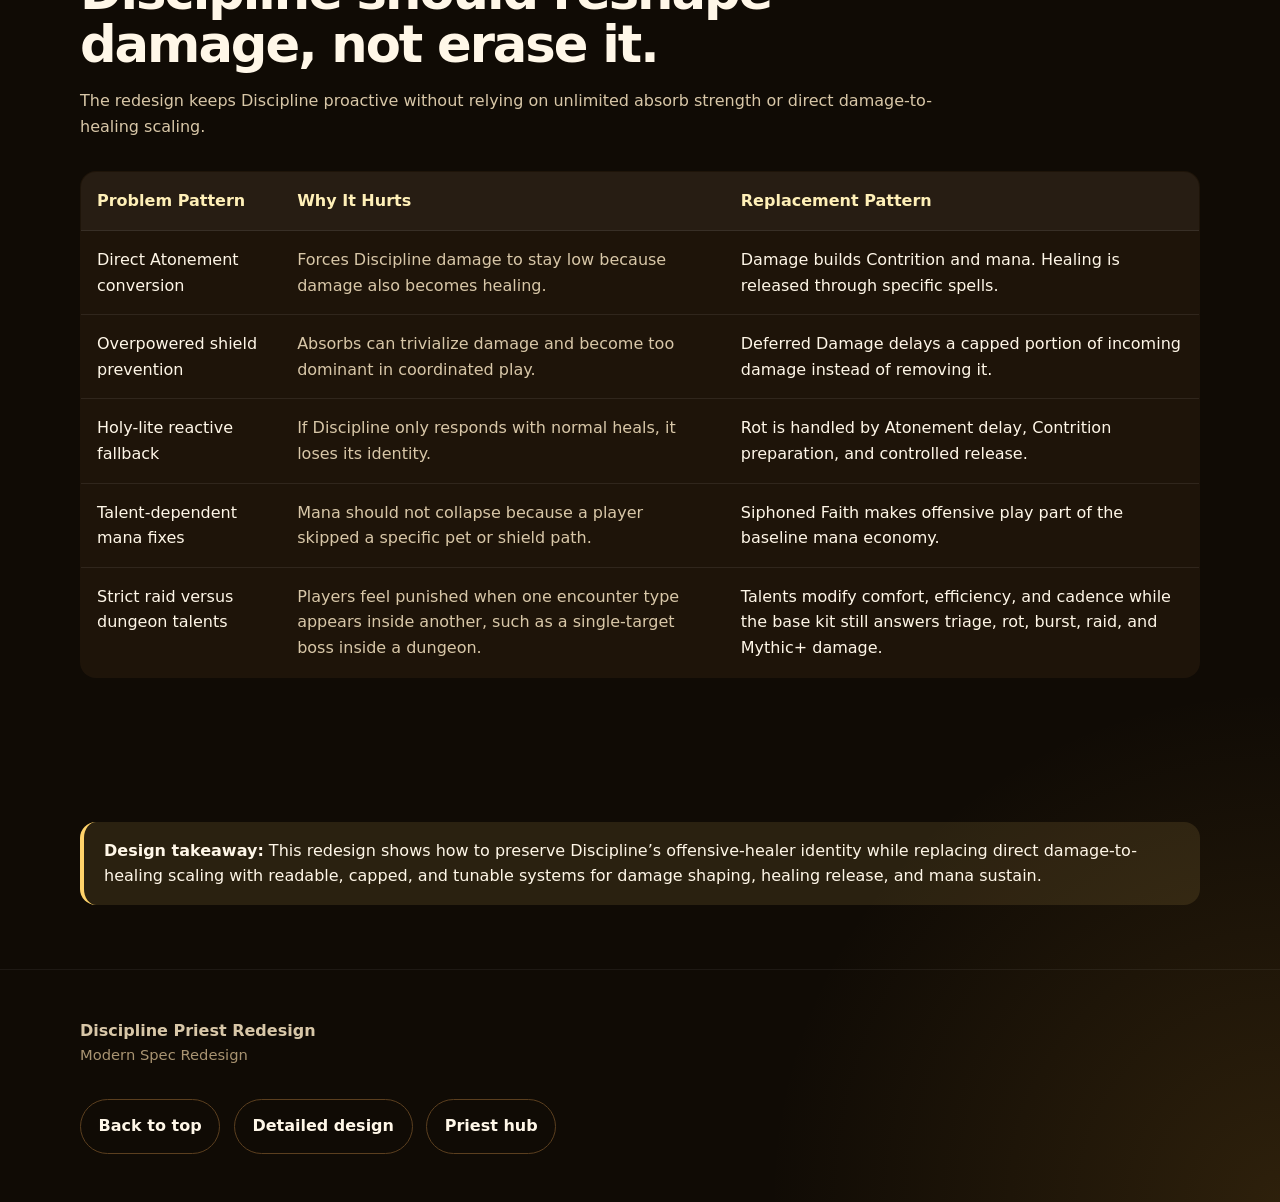
<file: priest/discipline/index.html>
<!doctype html>
<html lang="en">
  <head>
    <meta charset="UTF-8" />
    <meta name="viewport" content="width=device-width, initial-scale=1.0" />
    <meta
      name="description"
      content="A systems-driven Discipline Priest redesign concept built around capped deferred damage, Contrition, offensive mana sustain, and deliberate healing releases."
    />
    <title>Discipline Priest Redesign | Deferred Atonement</title>
    <link rel="stylesheet" href="../styles.css" />
  </head>

  <body class="discipline-page">
    <header class="site-header">
      <nav class="page-shell nav">
        <a href="../index.html" class="brand">Priest Class Redesign</a>

        <div class="nav-links">
          <a href="../index.html">Priest Hub</a>
          <a href="#problems">Problems</a>
          <a href="#goals">Goals</a>
          <a href="#experience">Experience</a>
          <a href="#systems">Systems</a>
          <a href="#supporting-mechanics">Support</a>
          <a href="#kit-treatment">Kit</a>
          <a href="#hero-apex">Hero / Apex</a>
          <a href="#philosophy">Philosophy</a>
        </div>
      </nav>
    </header>

    <main id="top">
      <section class="hero page-shell">
        <div>
          <a href="../index.html" class="back-link">← Back to Priest hub</a>

          <div class="eyebrow">Modern Spec Redesign</div>
          <h1>Deferred Atonement for Modern Discipline</h1>

          <p class="hero-copy">
            A Discipline Priest redesign focused on preserving offensive healer
            identity while separating damage, healing, and mana tuning.
            Atonement shapes incoming damage, Contrition stores healing
            potential, and Siphoned Faith rewards offensive play with mana
            sustain.
          </p>

          <div class="thesis">
            Discipline should not erase damage. It should buy time, build
            control, and resolve danger deliberately.
          </div>

          <div class="button-row">
            <a class="button" href="#systems">View Core Systems</a>
            <a class="button secondary" href="detailed.html"
              >Read Detailed Design</a
            >
            <a class="button secondary" href="../index.html"
              >Back to Priest Hub</a
            >
          </div>
        </div>

        <aside class="hero-card" aria-label="Core gameplay loop">
          <span class="tag">Core Loop</span>

          <div class="cycle">
            <div class="cycle-step">
              <img class="mini-icon" src="../assets/atonement.jpg" alt="" />
              <span><strong>1.</strong> Apply Atonement</span>
            </div>

            <div class="cycle-step">
              <img class="mini-icon" src="../assets/piety.jpg" alt="" />
              <span><strong>2.</strong> Build Contrition through offense</span>
            </div>

            <div class="cycle-step">
              <img
                class="mini-icon"
                src="../assets/clarity_of_will.jpg"
                alt=""
              />
              <span><strong>3.</strong> Defer incoming damage</span>
            </div>

            <div class="cycle-step">
              <img class="mini-icon" src="../assets/holy_penance.jpg" alt="" />
              <span><strong>4.</strong> Release with Penance / Radiance</span>
            </div>

            <div class="cycle-step">
              <img class="mini-icon" src="../assets/wisdom.jpg" alt="" />
              <span><strong>5.</strong> Sustain mana with Siphoned Faith</span>
            </div>

            <div class="cycle-step">
              <img class="mini-icon" src="../assets/evangelism.jpg" alt="" />
              <span><strong>6.</strong> Prepare major healing windows</span>
            </div>
          </div>
        </aside>
      </section>

      <section id="at-a-glance" class="page-shell section-block">
        <div class="section-header">
          <div class="eyebrow">At a Glance</div>
          <h2>The redesign separates damage, healing, and mana.</h2>
          <p class="muted">
            This overview explains the design direction, player experience, and
            high-level system changes. Exact values, talent examples, timelines,
            validation risks, and tooltip language belong in the detailed page.
          </p>
        </div>

        <div class="grid three">
          <article class="card strong">
            <h3>Core Change</h3>
            <p class="muted">
              Atonement no longer directly converts damage into healing. It
              marks allies for capped damage shaping and Contrition generation.
            </p>
          </article>

          <article class="card strong">
            <h3>New Healing Loop</h3>
            <p class="muted">
              Apply Atonement, build Contrition through offense, smooth incoming
              damage, then release stored healing with deliberate healing
              spells.
            </p>
          </article>

          <article class="card strong">
            <h3>Design Payoff</h3>
            <p class="muted">
              Discipline keeps its offensive healer identity while becoming
              easier to tune across raid, Mythic+, rot, burst, and triage
              damage.
            </p>
          </article>
        </div>
      </section>

      <section id="problems" class="page-shell section-block">
        <div class="section-header">
          <div class="eyebrow">Problem Statement</div>
          <h2>
            Discipline has a strong fantasy, but Atonement creates tuning
            conflicts.
          </h2>

          <p class="muted">
            Healing through damage is one of the strongest healer concepts in
            World of Warcraft, but direct Atonement conversion forces
            Discipline’s damage, healing, ramp timing, and mana economy to be
            tuned around each other too tightly. This redesign keeps the
            offensive identity while making each layer easier to tune
            independently.
          </p>
        </div>

        <div class="grid three">
          <article class="card">
            <span class="tag">Scaling</span>
            <h3>Damage-to-healing conversion is volatile</h3>
            <p class="muted">
              If Discipline damage is too strong, Atonement healing becomes too
              strong. If Atonement healing is controlled, Discipline damage
              often feels weak or purely functional.
            </p>
          </article>

          <article class="card">
            <span class="tag">Pacing</span>
            <h3>Ramp healing can feel scripted</h3>
            <p class="muted">
              Discipline is rewarding when planned well, but it can depend too
              heavily on rigid ramp windows instead of flexible moment-to-moment
              control.
            </p>
          </article>

          <article class="card">
            <span class="tag">Mana</span>
            <h3>Correct play can become expensive</h3>
            <p class="muted">
              Shielding and Atonement setup can strain mana, especially when
              pet-based mana tools are optional, talent-dependent, or tied to
              narrow build paths.
            </p>
          </article>
        </div>
      </section>

      <section id="goals" class="page-shell section-block">
        <div class="section-header">
          <div class="eyebrow">Design Goals</div>
          <h2>
            Preserve offensive healing without recreating old Atonement
            problems.
          </h2>
        </div>

        <div class="grid two">
          <article class="card strong">
            <h3>Primary Goals</h3>
            <ul class="muted">
              <li>Keep Discipline’s identity as an offensive healer.</li>
              <li>Separate damage, healing, and mana tuning.</li>
              <li>
                Replace direct Atonement healing with capped damage shaping and
                deliberate release spells.
              </li>
              <li>
                Give Discipline real answers to rot, burst, and triage damage.
              </li>
              <li>
                Make mana sustain come from offensive play, not mandatory talent
                pathing.
              </li>
              <li>
                Bring back preventive healer energy without overpowered shield
                spam.
              </li>
              <li>
                Let talents lean toward healing patterns instead of hard-locking
                raid versus dungeon builds.
              </li>
            </ul>
          </article>

          <article class="card strong">
            <h3>Design Constraints</h3>
            <ul class="muted">
              <li>Do not recreate direct Atonement under a different name.</li>
              <li>
                Do not make Power Word: Shield the default answer to every
                damage pattern.
              </li>
              <li>
                Do not punish players with overload-style failure mechanics.
              </li>
              <li>Deferred Damage must be capped by target maximum health.</li>
              <li>
                Healing releases must be deliberate, readable, and tunable.
              </li>
              <li>
                Specific talent mechanics belong in the detailed page, not the
                overview.
              </li>
            </ul>
          </article>
        </div>
      </section>

      <section id="experience" class="page-shell section-block">
        <div class="section-header">
          <div class="eyebrow">Player Experience</div>
          <h2>Why this should feel better to play.</h2>
          <p class="muted">
            The redesign keeps Discipline proactive, but reduces the feeling
            that every pull or boss event must be solved by a perfect damage
            ramp. The player prepares allies, attacks to build healing
            potential, then chooses the correct release for the damage pattern.
          </p>
        </div>

        <div class="grid two">
          <article class="card">
            <h3>Flexible preparation</h3>
            <p class="muted">
              Atonement and Contrition let the priest prepare before danger, but
              stored healing is released through deliberate healing spells
              instead of automatic damage conversion.
            </p>
          </article>

          <article class="card">
            <h3>Clear triage decisions</h3>
            <p class="muted">
              Penance, Shield, and direct applicators remain meaningful when one
              ally is in danger. The redesign does not force every problem into
              a group-ramp answer.
            </p>
          </article>

          <article class="card">
            <h3>Better rot identity</h3>
            <p class="muted">
              Deferred Damage gives Discipline a unique way to smooth ongoing
              pressure. Sustained damage becomes a pacing problem to manage, not
              a reason to play like weaker Holy.
            </p>
          </article>

          <article class="card">
            <h3>Less talent guilt</h3>
            <p class="muted">
              Talents should bias the spec toward tank triage, group release,
              rot stabilization, burst preparation, dungeon flexibility, or raid
              planning. Baseline Discipline still functions in all of those
              situations.
            </p>
          </article>
        </div>
      </section>

      <section id="visual-language" class="page-shell section-block">
        <div class="section-header">
          <div class="eyebrow">Visual Language</div>
          <h2>Each state has a clear role in the healing loop.</h2>

          <p class="muted">
            Discipline’s redesigned loop depends on readable ally states: who is
            marked, who is prepared, who is carrying Deferred Damage, and when
            that pressure is released.
          </p>
        </div>

        <div class="grid three">
          <article class="card">
            <div class="ability-heading">
              <img
                class="ability-icon"
                src="../assets/atonement.jpg"
                alt="Atonement icon"
              />
              <div>
                <span class="tag">Ally State</span>
                <h3>Atonement</h3>
              </div>
            </div>

            <p class="muted">
              Marks allies for Discipline’s system. Atonement enables capped
              Deferred Damage and allows offensive spells to build Contrition.
            </p>
          </article>

          <article class="card">
            <div class="ability-heading">
              <img
                class="ability-icon"
                src="../assets/piety.jpg"
                alt="Contrition icon"
              />
              <div>
                <span class="tag">Stored Healing</span>
                <h3>Contrition</h3>
              </div>
            </div>

            <p class="muted">
              A stack-based ally resource built through offensive play.
              Contrition is released through healing spells when the group needs
              recovery.
            </p>
          </article>

          <article class="card">
            <div class="ability-heading">
              <img
                class="ability-icon"
                src="../assets/clarity_of_will.jpg"
                alt="Deferred Damage icon"
              />
              <div>
                <span class="tag">Damage State</span>
                <h3>Deferred Damage</h3>
              </div>
            </div>

            <p class="muted">
              A visible delayed-damage pool on Atoned allies. It gives the
              priest time to respond without making the ally safe by default.
            </p>
          </article>
        </div>
      </section>

      <section id="systems" class="page-shell section-block">
        <div class="section-header">
          <div class="eyebrow">Five Core Systems</div>
          <h2>
            The redesign is built around capped damage delay and deliberate
            release.
          </h2>

          <p class="muted">
            The goal is not to remove Discipline’s proactive identity. The goal
            is to shift it away from raw absorb dominance and direct damage
            conversion into a more tunable damage-shaping model with clear
            system boundaries.
          </p>
        </div>

        <div class="system-map" aria-label="System interaction diagram">
          <div class="map-node">
            <b>Atonement</b>
            <span class="small">Marks allies and enables delay</span>
          </div>

          <div class="map-arrow">→</div>

          <div class="map-node">
            <b>Contrition</b>
            <span class="small">Stores healing potential</span>
          </div>

          <div class="map-arrow">→</div>

          <div class="map-node">
            <b>Release</b>
            <span class="small">Heals and clears pressure</span>
          </div>
        </div>

        <div class="flow" aria-label="Discipline system flow">
          <span class="pill">
            <img class="mini-icon" src="../assets/atonement.jpg" alt="" />
            Atonement
          </span>
          <span class="arrow">→</span>
          <span class="pill">
            <img class="mini-icon" src="../assets/piety.jpg" alt="" />
            Contrition
          </span>
          <span class="arrow">→</span>
          <span class="pill">
            <img class="mini-icon" src="../assets/clarity_of_will.jpg" alt="" />
            Deferred Damage
          </span>
          <span class="arrow">→</span>
          <span class="pill">
            <img class="mini-icon" src="../assets/holy_penance.jpg" alt="" />
            Release
          </span>
          <span class="arrow">→</span>
          <span class="pill">
            <img class="mini-icon" src="../assets/wisdom.jpg" alt="" />
            Mana Sustain
          </span>
        </div>

        <div class="grid two system-card-grid">
          <article class="card">
            <div class="ability-heading">
              <img
                class="ability-icon"
                src="../assets/atonement.jpg"
                alt="Atonement icon"
              />
              <div>
                <span class="tag">Core System 1</span>
                <h3>Atonement</h3>
              </div>
            </div>

            <p class="muted">
              Atonement remains the center of Discipline, but it no longer
              directly converts damage into healing. It marks allies for damage
              shaping and Contrition generation.
            </p>
          </article>

          <article class="card">
            <div class="ability-heading">
              <img
                class="ability-icon"
                src="../assets/clarity_of_will.jpg"
                alt="Deferred Damage icon"
              />
              <div>
                <span class="tag">Core System 2</span>
                <h3>Deferred Damage</h3>
              </div>
            </div>

            <p class="muted">
              A portion of incoming damage to Atoned allies is delayed over time
              instead of absorbed. The deferred pool is capped by a percentage
              of the target’s maximum health.
            </p>
          </article>

          <article class="card">
            <div class="ability-heading">
              <img
                class="ability-icon"
                src="../assets/piety.jpg"
                alt="Contrition icon"
              />
              <div>
                <span class="tag">Core System 3</span>
                <h3>Contrition</h3>
              </div>
            </div>

            <p class="muted">
              Offensive spells build Contrition on Atoned allies. Contrition
              becomes stored healing potential that can be released when
              pressure needs to be resolved.
            </p>
          </article>

          <article class="card">
            <div class="ability-heading">
              <img
                class="ability-icon"
                src="../assets/holy_penance.jpg"
                alt="Penance icon"
              />
              <div>
                <span class="tag">Core System 4</span>
                <h3>Healing Release</h3>
              </div>
            </div>

            <p class="muted">
              Penance, Power Word: Radiance, and Prayer of Healing consume
              Contrition to heal allies and reduce Deferred Damage.
            </p>
          </article>

          <article class="card">
            <div class="ability-heading">
              <img
                class="ability-icon"
                src="../assets/wisdom.jpg"
                alt="Siphoned Faith icon"
              />
              <div>
                <span class="tag">Core System 5</span>
                <h3>Siphoned Faith</h3>
              </div>
            </div>

            <p class="muted">
              Discipline’s mana economy is sustained through offensive play.
              Damage spells that build Contrition restore mana, reducing
              dependence on specific pet or shield-heavy paths.
            </p>
          </article>
        </div>
      </section>

      <section id="supporting-mechanics" class="page-shell section-block">
        <div class="section-header">
          <div class="eyebrow">Supporting Mechanics</div>
          <h2>
            Existing spells keep their identity, but their system roles become
            clearer.
          </h2>
        </div>

        <div class="grid three">
          <article class="card">
            <div class="ability-heading">
              <img
                class="ability-icon"
                src="../assets/power_word_shield.jpg"
                alt="Power Word: Shield icon"
              />
              <div>
                <span class="tag">Premium Mitigation</span>
                <h3>Power Word: Shield</h3>
              </div>
            </div>

            <p class="muted">
              Shield remains powerful and expensive. It is used intentionally
              for predictable danger, not as the default maintenance button for
              every Atonement window.
            </p>
          </article>

          <article class="card">
            <div class="ability-heading">
              <img
                class="ability-icon"
                src="../assets/power_word_radiance.jpg"
                alt="Power Word: Radiance icon"
              />
              <div>
                <span class="tag">Group Setup</span>
                <h3>Power Word: Radiance</h3>
              </div>
            </div>

            <p class="muted">
              Radiance remains the group Atonement tool, but now also functions
              as a controlled group release for Contrition and Deferred Damage.
            </p>
          </article>

          <article class="card">
            <div class="ability-heading">
              <img
                class="ability-icon"
                src="../assets/prayer_of_healing.jpg"
                alt="Prayer of Healing icon"
              />
              <div>
                <span class="tag">Efficient Recovery</span>
                <h3>Prayer of Healing</h3>
              </div>
            </div>

            <p class="muted">
              Prayer of Healing keeps its own spell identity while gaining a
              Discipline-specific role as an efficient release tool during
              sustained group pressure.
            </p>
          </article>
        </div>
      </section>

      <section id="kit-treatment" class="page-shell section-block">
        <div class="section-header">
          <div class="eyebrow">Existing Kit Treatment</div>
          <h2>
            The redesign changes the healing model, not the entire spellbook.
          </h2>
          <p class="muted">
            The overview keeps spell treatment high-level. Exact stack rules,
            mana values, talent examples, timelines, validation risks, and
            tooltip language belong in the detailed design page.
          </p>
        </div>

        <table class="comparison-table">
          <thead>
            <tr>
              <th>Spell / System</th>
              <th>Treatment</th>
              <th>Design Reason</th>
            </tr>
          </thead>

          <tbody>
            <tr>
              <td>Atonement</td>
              <td>Reworked</td>
              <td class="muted">
                No longer directly converts damage into healing. It enables
                capped damage delay and Contrition generation.
              </td>
            </tr>

            <tr>
              <td>Contrition</td>
              <td>New core resource</td>
              <td class="muted">
                Converts offensive uptime into stored healing potential without
                making damage itself become healing.
              </td>
            </tr>

            <tr>
              <td>Siphoned Faith</td>
              <td>New mana engine</td>
              <td class="muted">
                Rewards offensive play with mana sustain so pet or shield paths
                are not mandatory mana fixes.
              </td>
            </tr>

            <tr>
              <td>Power Word: Shield / Void Shield</td>
              <td>Retained as premium mitigation</td>
              <td class="muted">
                Shields remain valuable but should not become the default answer
                to every damage pattern.
              </td>
            </tr>

            <tr>
              <td>Penance / Radiance / Prayer of Healing</td>
              <td>Retained as release tools</td>
              <td class="muted">
                These spells resolve stored pressure by consuming Contrition and
                reducing Deferred Damage.
              </td>
            </tr>

            <tr>
              <td>Flash Heal / Shadow Mend / Plea</td>
              <td>Retained as applicators and emergency tools</td>
              <td class="muted">
                These support Atonement setup and reactive recovery without
                becoming the spec’s primary identity.
              </td>
            </tr>

            <tr>
              <td>Pain Suppression / Barrier / Rapture</td>
              <td>Mostly unchanged, with Rapture constrained</td>
              <td class="muted">
                Defensive cooldowns remain core utility. Rapture should create
                an efficient shielding window, not unlimited absorb dominance.
              </td>
            </tr>

            <tr>
              <td>Shadowfiend / Mindbender</td>
              <td>Optional accelerator</td>
              <td class="muted">
                Pets can remain offensive and mana-support tools, but baseline
                mana should not collapse without them.
              </td>
            </tr>
          </tbody>
        </table>
      </section>

      <section id="hero-apex" class="page-shell section-block">
        <div class="section-header">
          <div class="eyebrow">Hero and Apex Talent Integration</div>
          <h2>Hero talents modify the loop without repairing the base spec.</h2>

          <p class="muted">
            Oracle and Voidweaver should change emphasis, not repair missing
            fundamentals. The redesigned baseline should already support rot
            damage, burst damage, triage recovery, and mana stability.
          </p>
        </div>

        <div class="grid two">
          <article class="card">
            <div class="ability-heading">
              <img
                class="ability-icon"
                src="../assets/evangelism.jpg"
                alt="Evangelism icon"
              />
              <div>
                <span class="tag">Oracle Direction</span>
                <h3>Evangelism</h3>
              </div>
            </div>

            <p class="muted">
              Evangelism becomes a preparation accelerator. It can extend
              Atonement and seed Contrition before planned group damage without
              recreating shield-dominant prevention.
            </p>
          </article>

          <article class="card">
            <div class="ability-heading">
              <img
                class="ability-icon"
                src="../assets/entropic_rift.jpg"
                alt="Entropic Rift icon"
              />
              <div>
                <span class="tag">Voidweaver Direction</span>
                <h3>Entropic Rift</h3>
              </div>
            </div>

            <p class="muted">
              Voidweaver leans into stronger offensive generation. Rift windows
              increase Contrition generation and Siphoned Faith returns,
              supporting aggressive healing without direct damage conversion.
            </p>
          </article>
        </div>

        <div class="grid two system-card-grid">
          <article class="card">
            <div class="ability-heading">
              <img
                class="ability-icon"
                src="../assets/ultimate_penitence.jpg"
                alt="Ultimate Penitence icon"
              />
              <div>
                <span class="tag">Apex Cooldown</span>
                <h3>Ultimate Penitence</h3>
              </div>
            </div>

            <p class="muted">
              Ultimate Penitence should act as a major release and stabilization
              tool, healing allies while clearing Deferred Damage from
              high-pressure targets.
            </p>
          </article>

          <article class="card">
            <div class="ability-heading">
              <img
                class="ability-icon"
                src="../assets/collapsing_void.jpg"
                alt="Collapsing Void icon"
              />
              <div>
                <span class="tag">Voidweaver Payoff</span>
                <h3>Collapsing Void</h3>
              </div>
            </div>

            <p class="muted">
              Collapsing Void can serve as an offensive payoff that builds
              Contrition quickly, but it should not directly copy damage into
              healing.
            </p>
          </article>
        </div>

        <div class="callout">
          <strong>Hero talent constraint:</strong> Oracle can emphasize
          preparation and stability. Voidweaver can emphasize offensive pressure
          and faster Contrition generation. Neither should be required to make
          the base Discipline loop functional.
        </div>
      </section>

      <section id="before-after" class="page-shell section-block">
        <div class="section-header">
          <div class="eyebrow">Before vs After</div>
          <h2>What changes with the redesign.</h2>
        </div>

        <table class="comparison-table">
          <thead>
            <tr>
              <th>Current Pattern</th>
              <th>Redesigned Pattern</th>
            </tr>
          </thead>

          <tbody>
            <tr>
              <td>Damage directly converts into Atonement healing</td>
              <td>
                Damage builds Contrition and mana, while healing is released
                through controlled spells.
              </td>
            </tr>

            <tr>
              <td>Shielding can become the dominant form of prevention</td>
              <td>
                Atonement delays damage instead of absorbing it, with a hard cap
                based on target maximum health.
              </td>
            </tr>

            <tr>
              <td>Raid healing often depends on scripted ramp windows</td>
              <td>
                Discipline can prepare continuously, then release Contrition
                when damage actually occurs.
              </td>
            </tr>

            <tr>
              <td>Rot damage risks turning Discipline into weaker Holy</td>
              <td>
                Rot is handled by capped damage delay and timed releases, not
                generic reactive healing.
              </td>
            </tr>

            <tr>
              <td>Mana stability depends heavily on talent pathing</td>
              <td>
                Siphoned Faith ties mana sustain to offensive play as part of
                the baseline loop.
              </td>
            </tr>

            <tr>
              <td>Strict raid versus Mythic+ build identity</td>
              <td>
                The base kit keeps core answers available across content types.
                Detailed talent examples only adjust comfort and efficiency.
              </td>
            </tr>
          </tbody>
        </table>
      </section>

      <section id="timeline" class="page-shell section-block">
        <div class="section-header">
          <div class="eyebrow">Cadence Snapshot</div>
          <h2>The loop smooths damage, then resolves it deliberately.</h2>
        </div>

        <div class="grid two">
          <article class="card">
            <span class="tag">Rot Damage</span>
            <h3>Steady pressure pattern</h3>

            <div class="timeline">
              <div class="time-row">
                <div class="time">0s</div>
                <div class="bar">
                  <span class="bar-dot timeline-label">
                    <img
                      class="mini-icon"
                      src="../assets/atonement.jpg"
                      alt=""
                    />
                    Atonement
                  </span>
                </div>
              </div>

              <div class="time-row">
                <div class="time">2s</div>
                <div class="bar">
                  <span class="bar-build timeline-label">
                    <img class="mini-icon" src="../assets/piety.jpg" alt="" />
                    Contrition Build
                  </span>
                </div>
              </div>

              <div class="time-row">
                <div class="time">4s</div>
                <div class="bar">
                  <span class="bar-mana timeline-label">
                    <img class="mini-icon" src="../assets/wisdom.jpg" alt="" />
                    Mana Return
                  </span>
                </div>
              </div>

              <div class="time-row">
                <div class="time">6s</div>
                <div class="bar">
                  <span class="bar-release timeline-label">
                    <img
                      class="mini-icon"
                      src="../assets/holy_penance.jpg"
                      alt=""
                    />
                    Release
                  </span>
                </div>
              </div>
            </div>
          </article>

          <article class="card">
            <span class="tag">Burst Damage</span>
            <h3>Planned event pattern</h3>

            <div class="timeline">
              <div class="time-row">
                <div class="time">-6s</div>
                <div class="bar">
                  <span class="bar-dot timeline-label">
                    <img
                      class="mini-icon"
                      src="../assets/evangelism.jpg"
                      alt=""
                    />
                    Prepare
                  </span>
                </div>
              </div>

              <div class="time-row">
                <div class="time">0s</div>
                <div class="bar">
                  <span class="bar-asc timeline-label">
                    <img
                      class="mini-icon"
                      src="../assets/clarity_of_will.jpg"
                      alt=""
                    />
                    Damage Deferred
                  </span>
                </div>
              </div>

              <div class="time-row">
                <div class="time">2s</div>
                <div class="bar">
                  <span class="bar-release timeline-label">
                    <img
                      class="mini-icon"
                      src="../assets/power_word_radiance.jpg"
                      alt=""
                    />
                    Group Release
                  </span>
                </div>
              </div>

              <div class="time-row">
                <div class="time">4s</div>
                <div class="bar">
                  <span class="bar-mana timeline-label">
                    <img class="mini-icon" src="../assets/wisdom.jpg" alt="" />
                    Resume Offense
                  </span>
                </div>
              </div>
            </div>
          </article>
        </div>
      </section>

      <section id="tradeoffs" class="page-shell section-block">
        <div class="section-header">
          <div class="eyebrow">Tradeoffs</div>
          <h2>What this design intentionally trades away.</h2>

          <p class="muted">
            This redesign does not try to make Discipline universally safe. It
            gives the spec a stronger identity while adding rules that prevent
            overpowered prevention.
          </p>
        </div>

        <div class="grid three">
          <article class="card">
            <h3>Less raw prevention</h3>
            <p class="muted">
              Discipline delays damage rather than absorbing it outright. The
              group still takes damage, and failure to resolve pressure still
              matters.
            </p>
          </article>

          <article class="card">
            <h3>More state management</h3>
            <p class="muted">
              Players must track Atonement, Contrition, Deferred Damage, and
              release timing instead of relying on direct damage-to-healing
              conversion.
            </p>
          </article>

          <article class="card">
            <h3>Less scripted ramp dependency</h3>
            <p class="muted">
              Some raid-ramp identity is reduced, but the spec gains more
              flexible control over when stored healing is released.
            </p>
          </article>
        </div>
      </section>

      <section id="failure-cases" class="page-shell section-block">
        <div class="section-header">
          <div class="eyebrow">Failure Cases</div>
          <h2>Where the system could struggle.</h2>
        </div>

        <div class="grid two">
          <article class="card">
            <h3>Deferred Damage feels invisible</h3>
            <p class="muted">
              Delayed damage needs strong UI support. If players cannot read the
              deferred pool clearly, the mechanic becomes frustrating instead of
              strategic.
            </p>
          </article>

          <article class="card">
            <h3>Contrition becomes too mandatory</h3>
            <p class="muted">
              If every healing spell requires perfect Contrition setup, reactive
              healing may feel too weak. Basic heals must remain functional.
            </p>
          </article>

          <article class="card">
            <h3>Mana returns become too generous</h3>
            <p class="muted">
              Siphoned Faith should reward offense without making mana
              irrelevant. Returns need spell-specific values and practical caps.
            </p>
          </article>

          <article class="card">
            <h3>Talent paths become hidden requirements</h3>
            <p class="muted">
              If the triage, group, rot, or burst options become required for
              basic function, the tree becomes a trap. Baseline answers must
              remain intact.
            </p>
          </article>
        </div>
      </section>

      <section id="philosophy" class="page-shell section-block">
        <div class="section-header">
          <div class="eyebrow">Design Philosophy</div>
          <h2>Discipline should reshape damage, not erase it.</h2>

          <p class="muted">
            The redesign keeps Discipline proactive without relying on unlimited
            absorb strength or direct damage-to-healing scaling.
          </p>
        </div>

        <table class="comparison-table">
          <thead>
            <tr>
              <th>Problem Pattern</th>
              <th>Why It Hurts</th>
              <th>Replacement Pattern</th>
            </tr>
          </thead>

          <tbody>
            <tr>
              <td>Direct Atonement conversion</td>
              <td class="muted">
                Forces Discipline damage to stay low because damage also becomes
                healing.
              </td>
              <td>
                Damage builds Contrition and mana. Healing is released through
                specific spells.
              </td>
            </tr>

            <tr>
              <td>Overpowered shield prevention</td>
              <td class="muted">
                Absorbs can trivialize damage and become too dominant in
                coordinated play.
              </td>
              <td>
                Deferred Damage delays a capped portion of incoming damage
                instead of removing it.
              </td>
            </tr>

            <tr>
              <td>Holy-lite reactive fallback</td>
              <td class="muted">
                If Discipline only responds with normal heals, it loses its
                identity.
              </td>
              <td>
                Rot is handled by Atonement delay, Contrition preparation, and
                controlled release.
              </td>
            </tr>

            <tr>
              <td>Talent-dependent mana fixes</td>
              <td class="muted">
                Mana should not collapse because a player skipped a specific pet
                or shield path.
              </td>
              <td>
                Siphoned Faith makes offensive play part of the baseline mana
                economy.
              </td>
            </tr>

            <tr>
              <td>Strict raid versus dungeon talents</td>
              <td class="muted">
                Players feel punished when one encounter type appears inside
                another, such as a single-target boss inside a dungeon.
              </td>
              <td>
                Talents modify comfort, efficiency, and cadence while the base
                kit still answers triage, rot, burst, raid, and Mythic+ damage.
              </td>
            </tr>
          </tbody>
        </table>
      </section>
      <section id="design-takeaway" class="page-shell section-block">
        <div class="callout">
          <strong>Design takeaway:</strong> This redesign shows how to preserve
          Discipline’s offensive-healer identity while replacing direct
          damage-to-healing scaling with readable, capped, and tunable systems
          for damage shaping, healing release, and mana sustain.
        </div>
      </section>
    </main>

    <footer class="site-footer">
      <div class="page-shell">
        <strong>Discipline Priest Redesign</strong>
        <p class="small">Modern Spec Redesign</p>

        <div class="footer-links">
          <a class="button secondary" href="#top">Back to top</a>
          <a class="button secondary" href="detailed.html">Detailed design</a>
          <a class="button secondary" href="../index.html">Priest hub</a>
        </div>
      </div>
    </footer>
  </body>
</html>
</file>
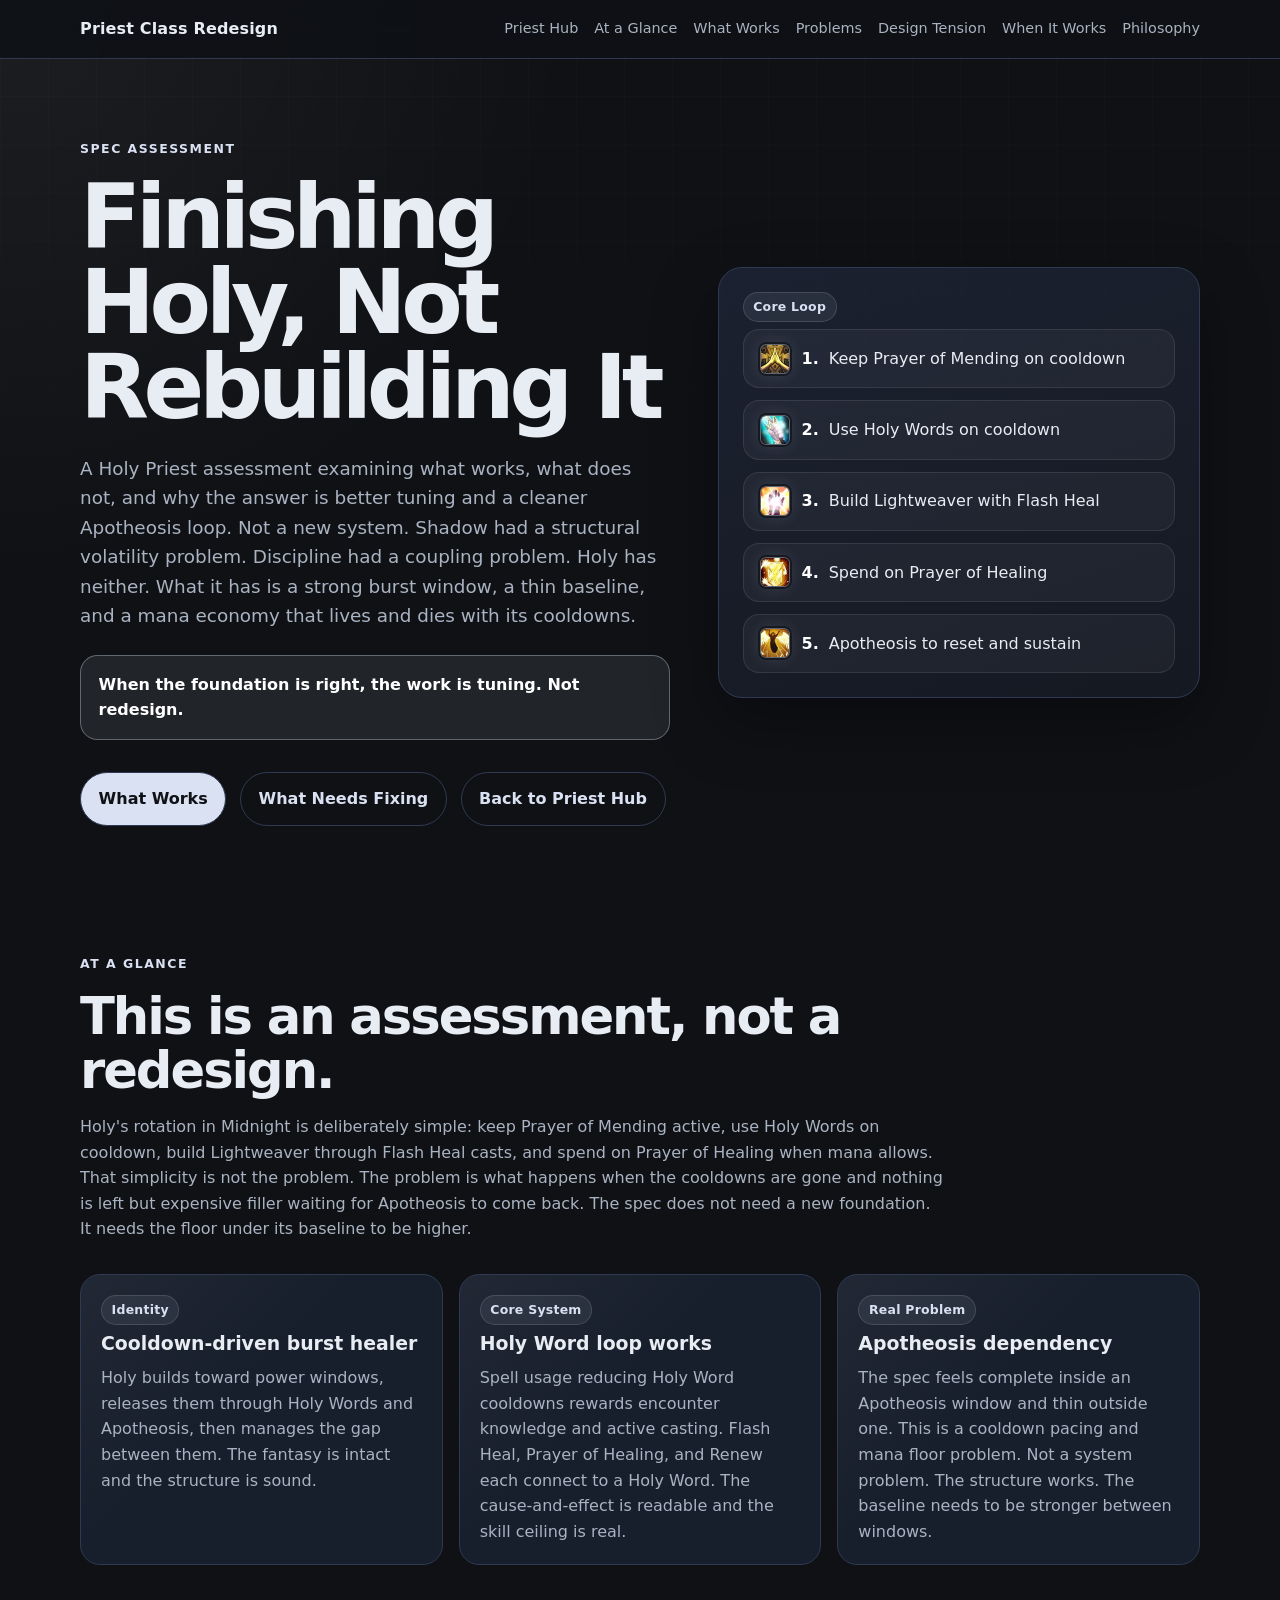
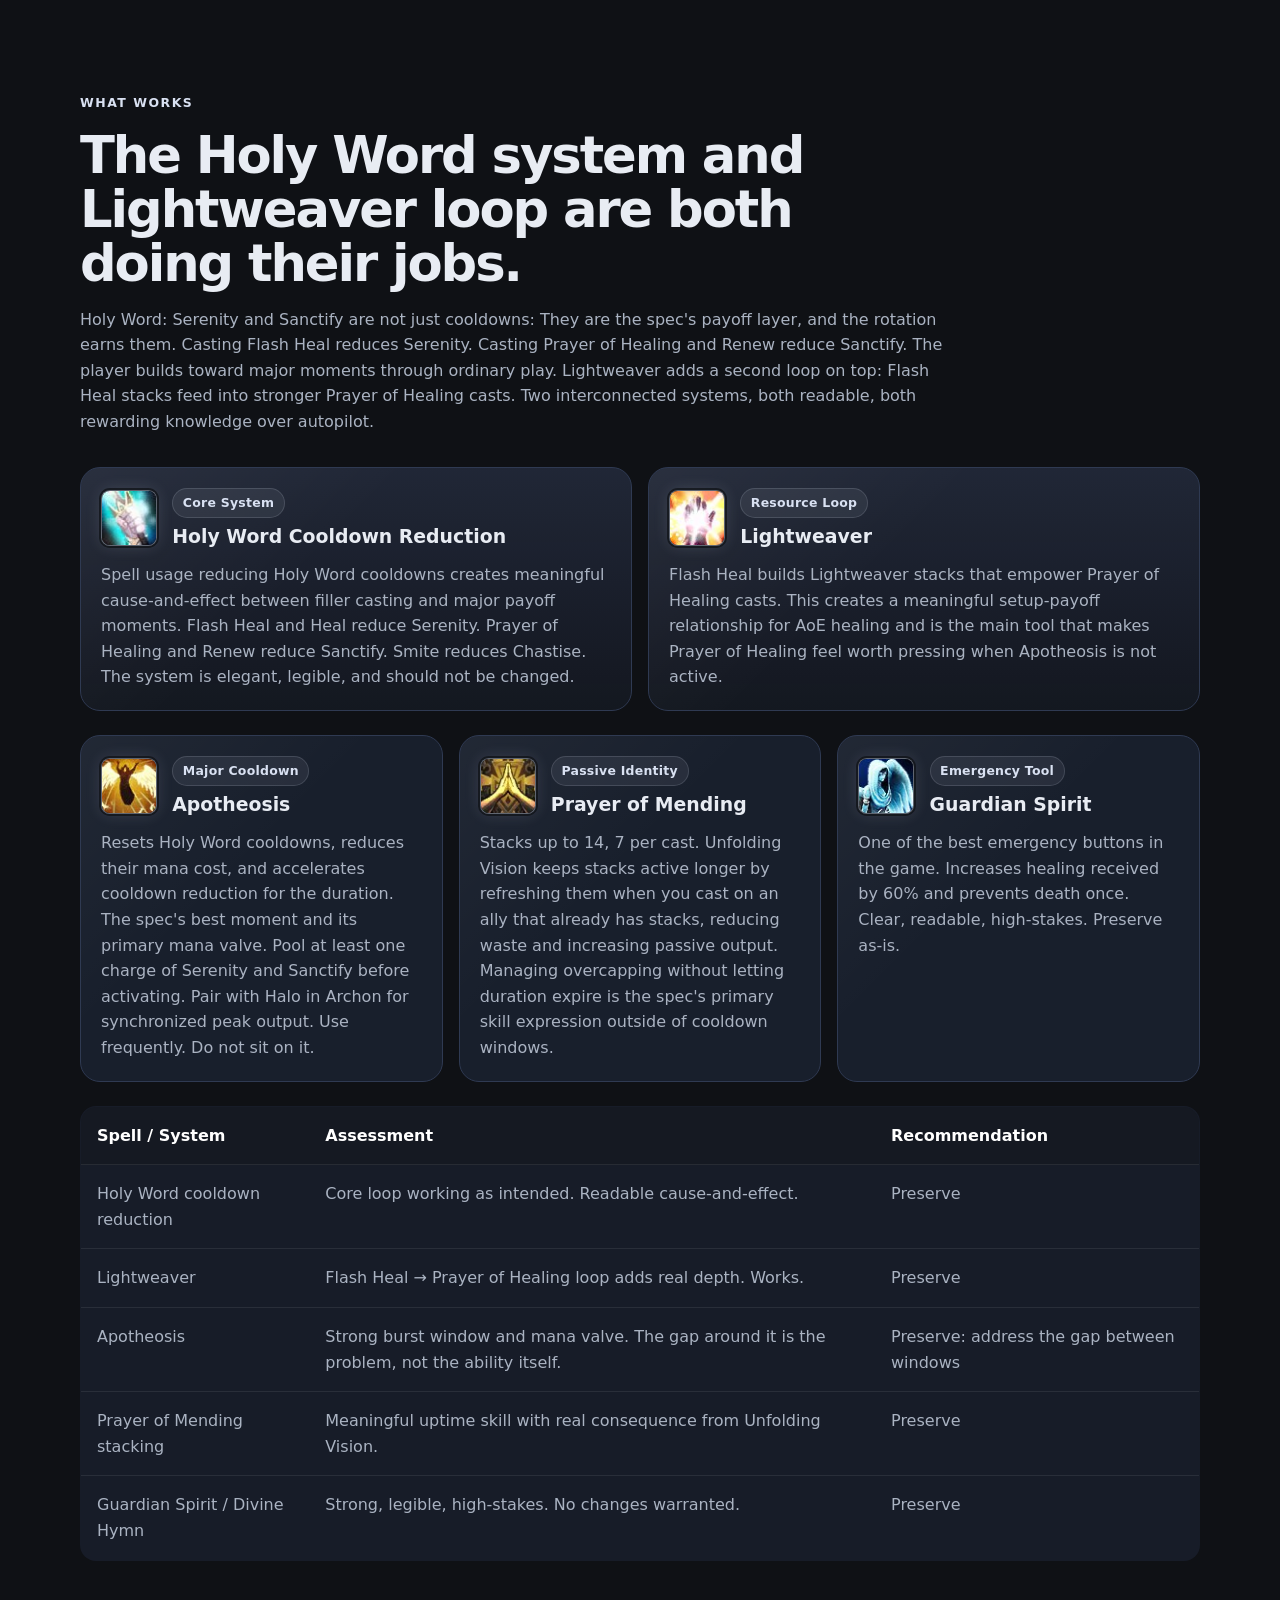
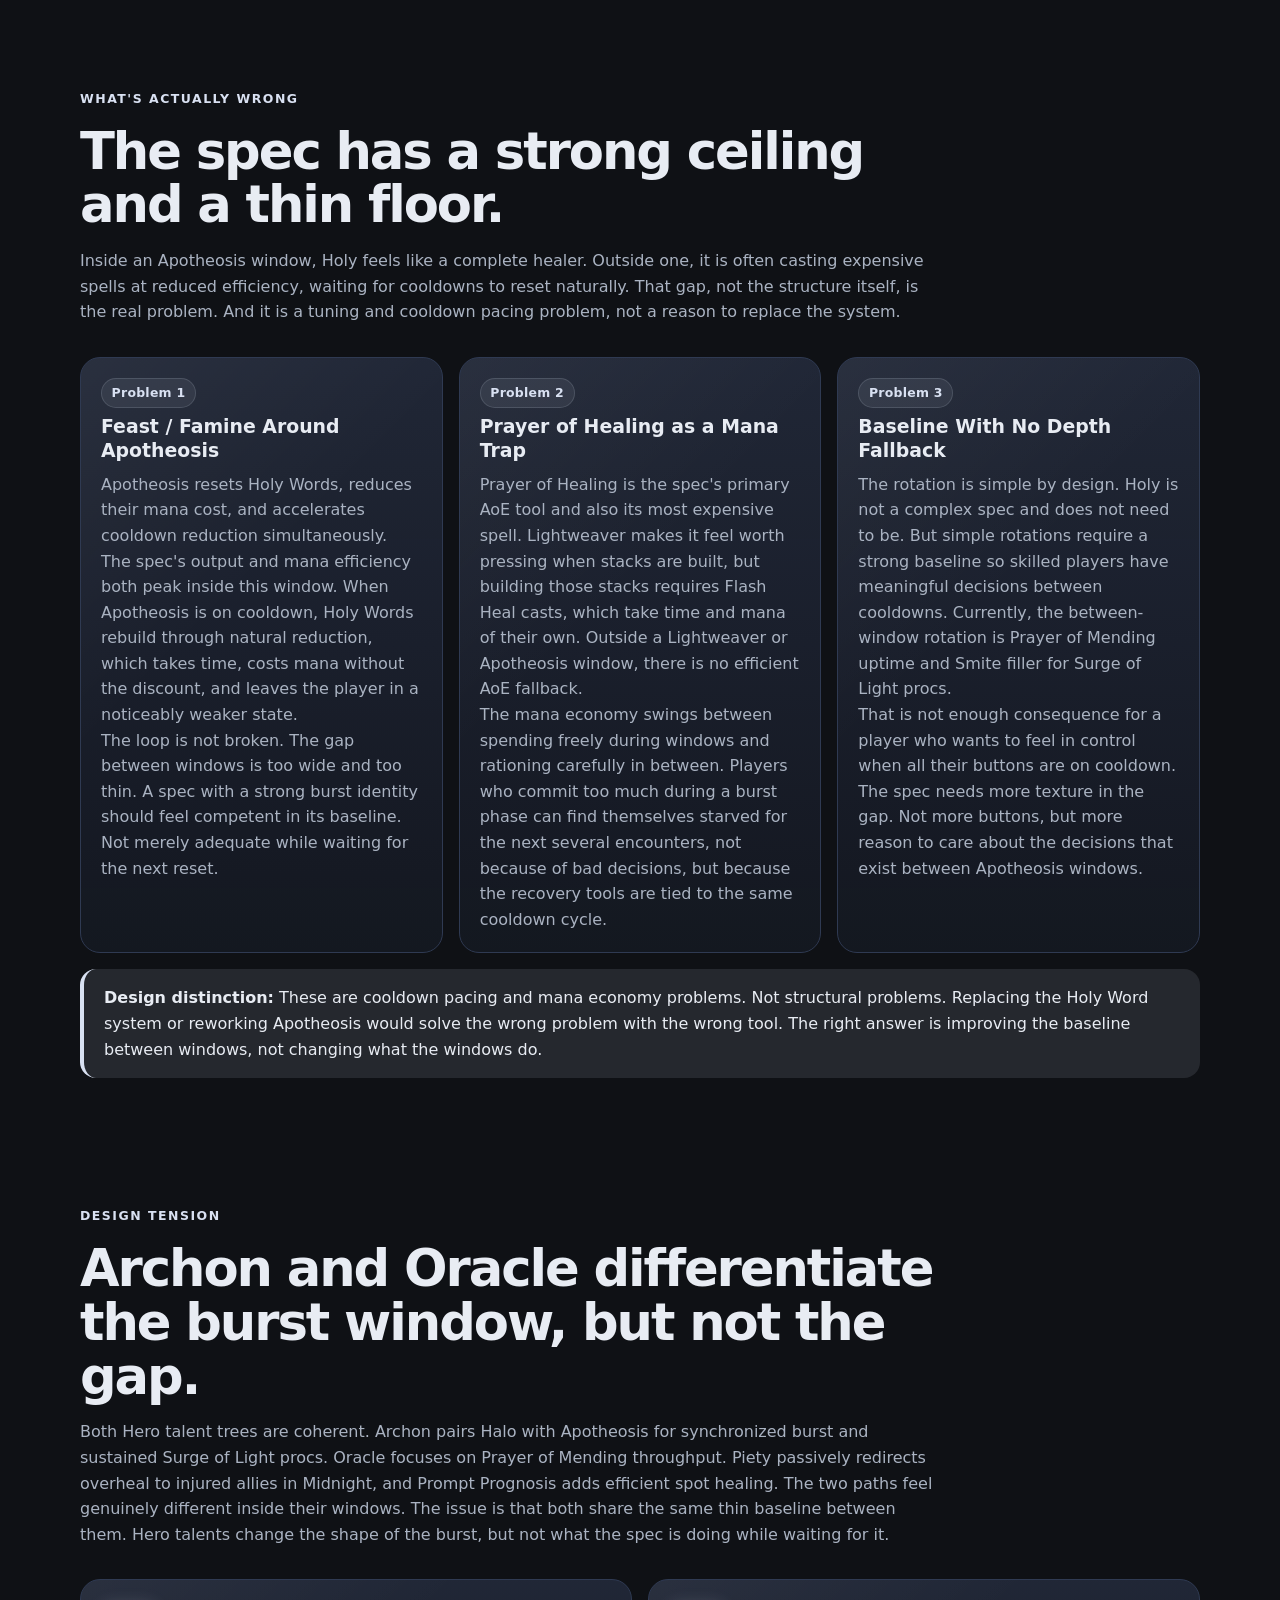
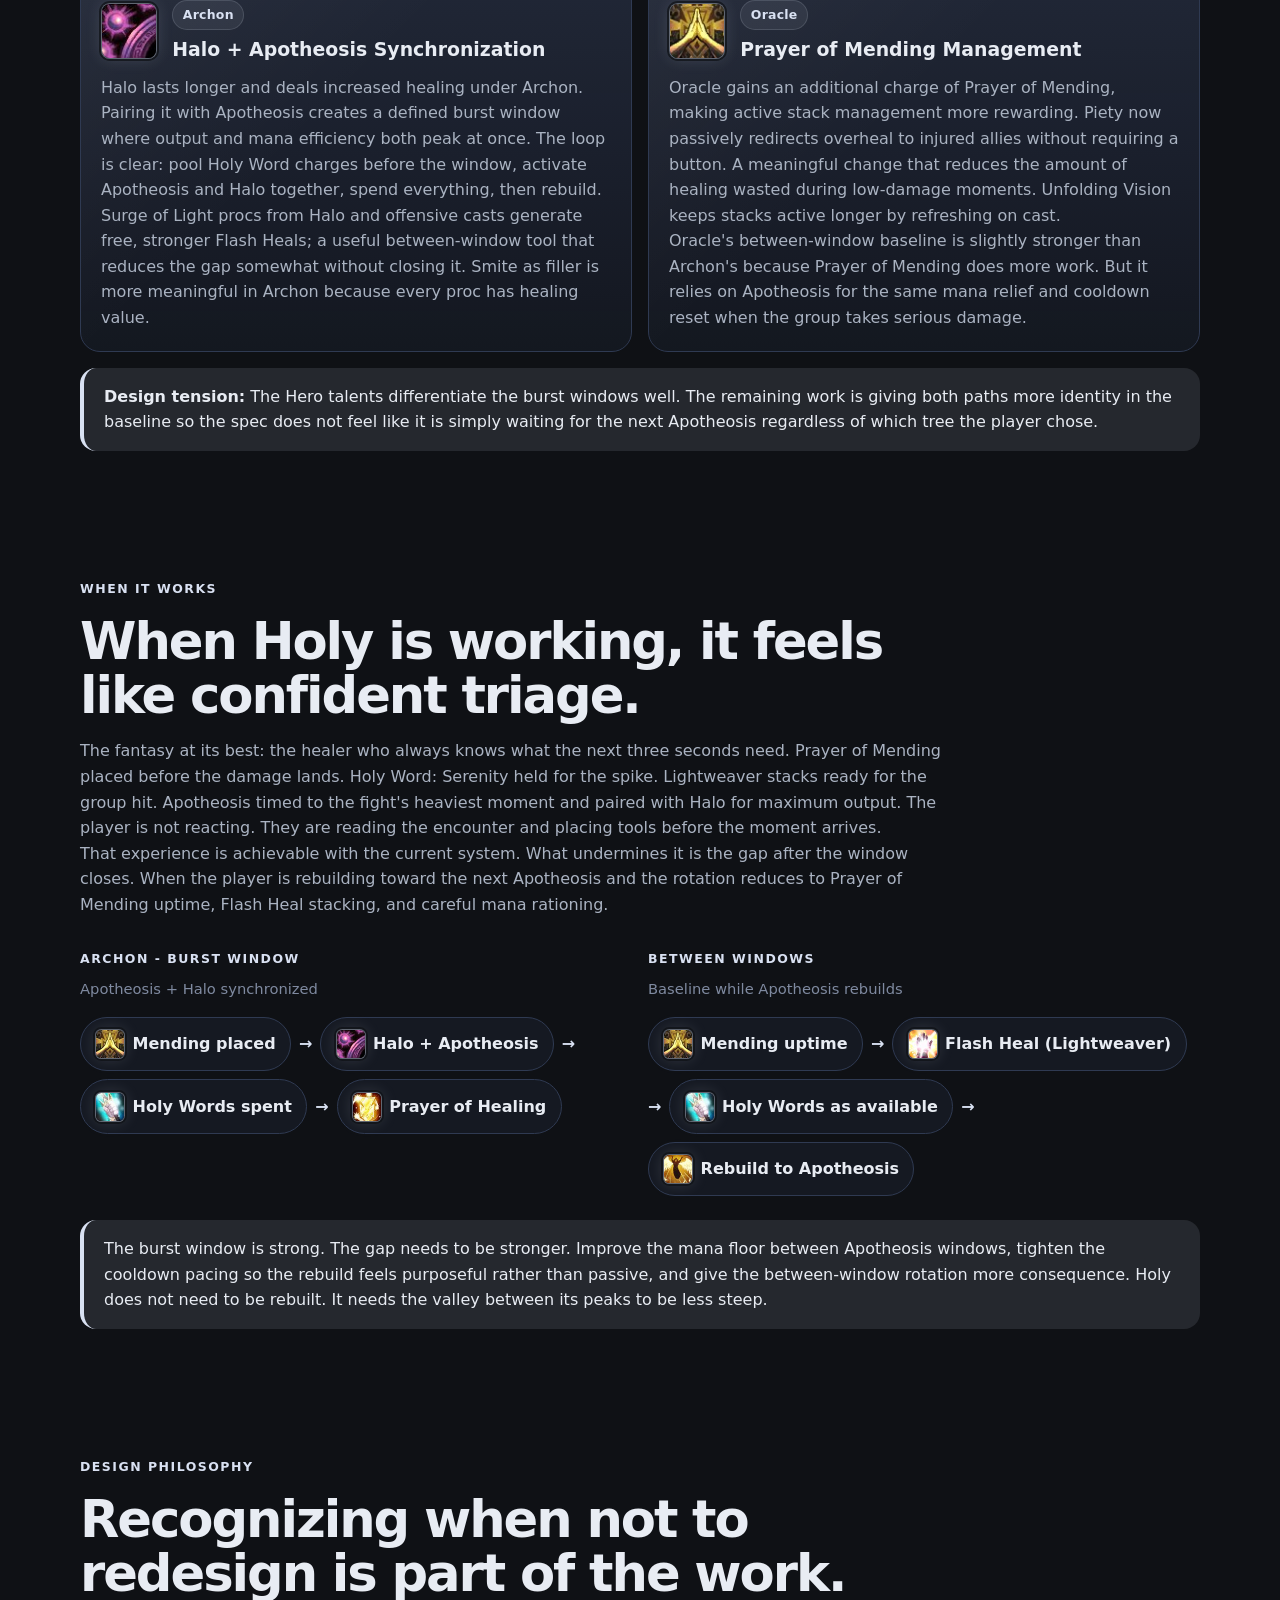
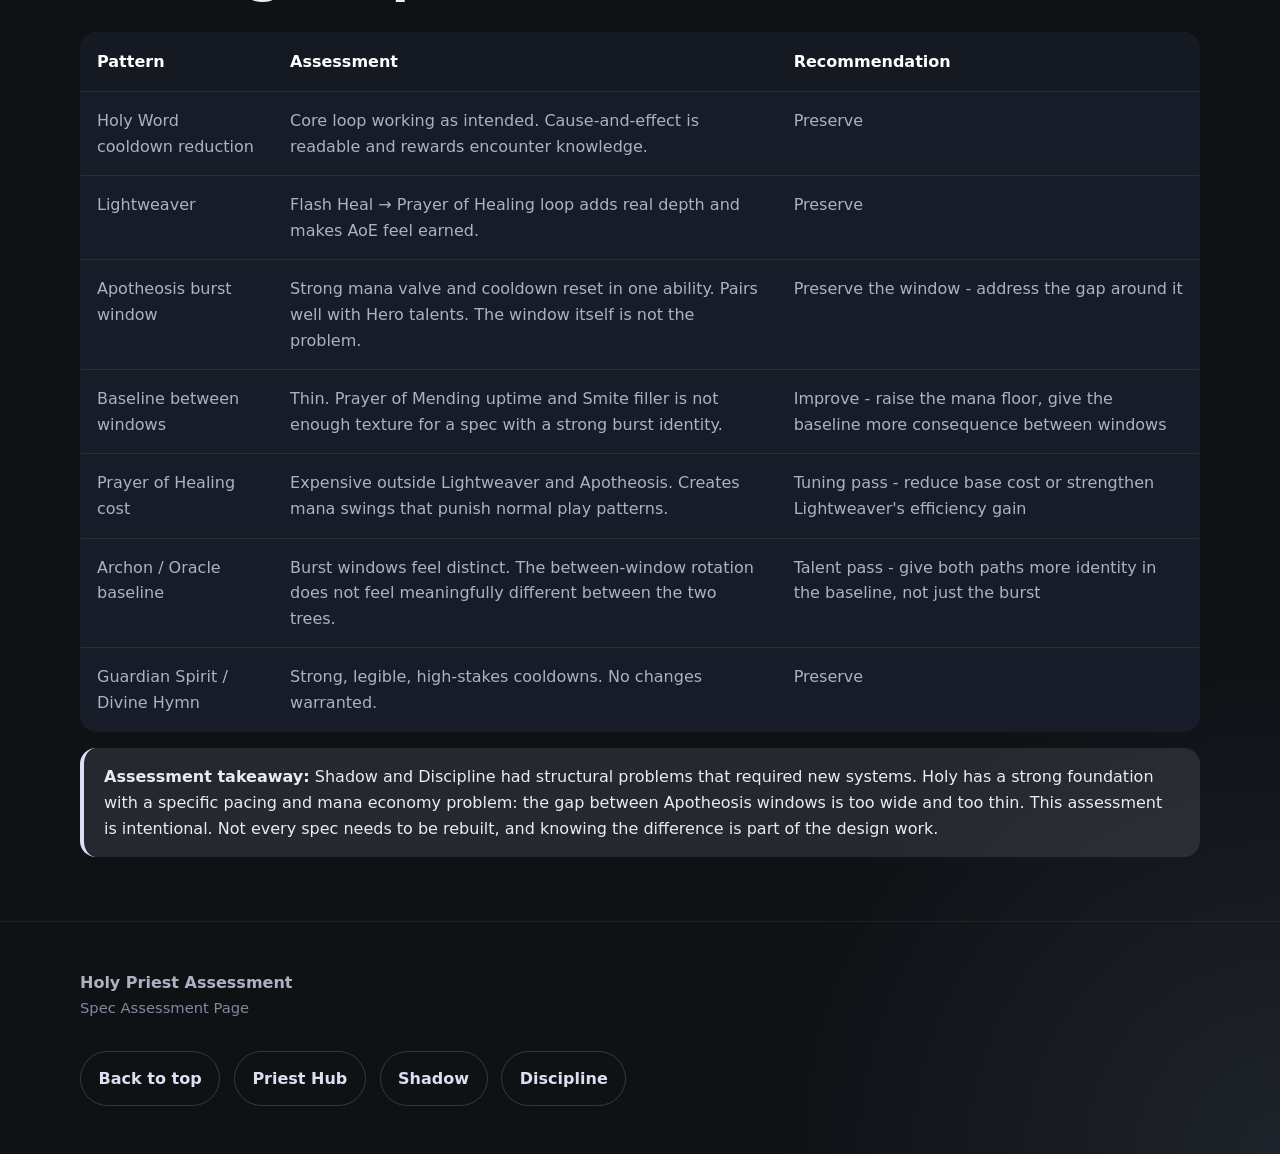
<file: priest/holy/index.html>
<!doctype html>
<html lang="en">
  <head>
    <meta charset="UTF-8" />
    <meta name="viewport" content="width=device-width, initial-scale=1.0" />
    <meta
      name="description"
      content="Holy Priest spec assessment: Why a structural redesign is not warranted, what the real problems are, and what finishing Holy actually means."
    />
    <title>Holy Priest | Spec Assessment</title>
    <link rel="stylesheet" href="../styles.css" />
  </head>

  <body class="priest-page">
    <header class="site-header">
      <nav class="page-shell nav">
        <a href="../index.html" class="brand">Priest Class Redesign</a>

        <div class="nav-links">
          <a href="../index.html">Priest Hub</a>
          <a href="#at-a-glance">At a Glance</a>
          <a href="#what-works">What Works</a>
          <a href="#problems">Problems</a>
          <a href="#tension">Design Tension</a>
          <a href="#when-it-works">When It Works</a>
          <a href="#philosophy">Philosophy</a>
        </div>
      </nav>
    </header>

    <main id="top">
      <section class="hero page-shell">
        <div>
          <div class="eyebrow">Spec Assessment</div>
          <h1>Finishing Holy, Not Rebuilding It</h1>

          <p class="hero-copy">
            A Holy Priest assessment examining what works, what does not, and
            why the answer is better tuning and a cleaner Apotheosis loop. Not a
            new system. Shadow had a structural volatility problem. Discipline
            had a coupling problem. Holy has neither. What it has is a strong
            burst window, a thin baseline, and a mana economy that lives and
            dies with its cooldowns.
          </p>

          <div class="thesis">
            When the foundation is right, the work is tuning. Not redesign.
          </div>

          <div class="button-row">
            <a class="button" href="#what-works">What Works</a>
            <a class="button secondary" href="#problems">What Needs Fixing</a>
            <a class="button secondary" href="../index.html"
              >Back to Priest Hub</a
            >
          </div>
        </div>

        <aside class="hero-card" aria-label="Assessment summary">
          <span class="tag">Core Loop</span>

          <div class="cycle">
            <div class="cycle-step">
              <img
                class="mini-icon"
                src="../assets/prayer_of_mending.jpg"
                alt=""
              />
              <span
                ><strong>1.</strong> Keep Prayer of Mending on cooldown</span
              >
            </div>

            <div class="cycle-step">
              <img
                class="mini-icon"
                src="../assets/holy_word_serenity.jpg"
                alt=""
              />
              <span><strong>2.</strong> Use Holy Words on cooldown</span>
            </div>

            <div class="cycle-step">
              <img class="mini-icon" src="../assets/flash_heal.jpg" alt="" />
              <span><strong>3.</strong> Build Lightweaver with Flash Heal</span>
            </div>

            <div class="cycle-step">
              <img
                class="mini-icon"
                src="../assets/prayer_of_healing.jpg"
                alt=""
              />
              <span><strong>4.</strong> Spend on Prayer of Healing</span>
            </div>

            <div class="cycle-step">
              <img class="mini-icon" src="../assets/apotheosis.jpg" alt="" />
              <span><strong>5.</strong> Apotheosis to reset and sustain</span>
            </div>
          </div>
        </aside>
      </section>

      <section id="at-a-glance" class="page-shell section-block">
        <div class="section-header">
          <div class="eyebrow">At a Glance</div>
          <h2>This is an assessment, not a redesign.</h2>

          <p class="muted">
            Holy's rotation in Midnight is deliberately simple: keep Prayer of
            Mending active, use Holy Words on cooldown, build Lightweaver
            through Flash Heal casts, and spend on Prayer of Healing when mana
            allows. That simplicity is not the problem. The problem is what
            happens when the cooldowns are gone and nothing is left but
            expensive filler waiting for Apotheosis to come back. The spec does
            not need a new foundation. It needs the floor under its baseline to
            be higher.
          </p>
        </div>

        <div class="grid three">
          <article class="card">
            <span class="tag">Identity</span>
            <h3>Cooldown-driven burst healer</h3>
            <p class="muted">
              Holy builds toward power windows, releases them through Holy Words
              and Apotheosis, then manages the gap between them. The fantasy is
              intact and the structure is sound.
            </p>
          </article>

          <article class="card">
            <span class="tag">Core System</span>
            <h3>Holy Word loop works</h3>
            <p class="muted">
              Spell usage reducing Holy Word cooldowns rewards encounter
              knowledge and active casting. Flash Heal, Prayer of Healing, and
              Renew each connect to a Holy Word. The cause-and-effect is
              readable and the skill ceiling is real.
            </p>
          </article>

          <article class="card">
            <span class="tag">Real Problem</span>
            <h3>Apotheosis dependency</h3>
            <p class="muted">
              The spec feels complete inside an Apotheosis window and thin
              outside one. This is a cooldown pacing and mana floor problem. Not
              a system problem. The structure works. The baseline needs to be
              stronger between windows.
            </p>
          </article>
        </div>
      </section>

      <section id="what-works" class="page-shell section-block">
        <div class="section-header">
          <div class="eyebrow">What Works</div>
          <h2>
            The Holy Word system and Lightweaver loop are both doing their jobs.
          </h2>

          <p class="muted">
            Holy Word: Serenity and Sanctify are not just cooldowns: They are
            the spec's payoff layer, and the rotation earns them. Casting Flash
            Heal reduces Serenity. Casting Prayer of Healing and Renew reduce
            Sanctify. The player builds toward major moments through ordinary
            play. Lightweaver adds a second loop on top: Flash Heal stacks feed
            into stronger Prayer of Healing casts. Two interconnected systems,
            both readable, both rewarding knowledge over autopilot.
          </p>
        </div>

        <div class="grid two">
          <article class="card strong">
            <div class="ability-heading">
              <img
                class="ability-icon"
                src="../assets/holy_word_serenity.jpg"
                alt="Holy Word: Serenity icon"
              />
              <div>
                <span class="tag">Core System</span>
                <h3>Holy Word Cooldown Reduction</h3>
              </div>
            </div>
            <p class="muted">
              Spell usage reducing Holy Word cooldowns creates meaningful
              cause-and-effect between filler casting and major payoff moments.
              Flash Heal and Heal reduce Serenity. Prayer of Healing and Renew
              reduce Sanctify. Smite reduces Chastise. The system is elegant,
              legible, and should not be changed.
            </p>
          </article>

          <article class="card strong">
            <div class="ability-heading">
              <img
                class="ability-icon"
                src="../assets/flash_heal.jpg"
                alt="Flash Heal icon"
              />
              <div>
                <span class="tag">Resource Loop</span>
                <h3>Lightweaver</h3>
              </div>
            </div>
            <p class="muted">
              Flash Heal builds Lightweaver stacks that empower Prayer of
              Healing casts. This creates a meaningful setup-payoff relationship
              for AoE healing and is the main tool that makes Prayer of Healing
              feel worth pressing when Apotheosis is not active.
            </p>
          </article>
        </div>

        <div class="grid three" style="margin-top: 1.5rem">
          <article class="card">
            <div class="ability-heading">
              <img
                class="ability-icon"
                src="../assets/apotheosis.jpg"
                alt="Apotheosis icon"
              />
              <div>
                <span class="tag">Major Cooldown</span>
                <h3>Apotheosis</h3>
              </div>
            </div>
            <p class="muted">
              Resets Holy Word cooldowns, reduces their mana cost, and
              accelerates cooldown reduction for the duration. The spec's best
              moment and its primary mana valve. Pool at least one charge of
              Serenity and Sanctify before activating. Pair with Halo in Archon
              for synchronized peak output. Use frequently. Do not sit on it.
            </p>
          </article>

          <article class="card">
            <div class="ability-heading">
              <img
                class="ability-icon"
                src="../assets/prayer_of_mending.jpg"
                alt="Prayer of Mending icon"
              />
              <div>
                <span class="tag">Passive Identity</span>
                <h3>Prayer of Mending</h3>
              </div>
            </div>
            <p class="muted">
              Stacks up to 14, 7 per cast. Unfolding Vision keeps stacks active
              longer by refreshing them when you cast on an ally that already
              has stacks, reducing waste and increasing passive output. Managing
              overcapping without letting duration expire is the spec's primary
              skill expression outside of cooldown windows.
            </p>
          </article>

          <article class="card">
            <div class="ability-heading">
              <img
                class="ability-icon"
                src="../assets/guardian_spirit.jpg"
                alt="Guardian Spirit icon"
              />
              <div>
                <span class="tag">Emergency Tool</span>
                <h3>Guardian Spirit</h3>
              </div>
            </div>
            <p class="muted">
              One of the best emergency buttons in the game. Increases healing
              received by 60% and prevents death once. Clear, readable,
              high-stakes. Preserve as-is.
            </p>
          </article>
        </div>

        <table class="comparison-table" style="margin-top: 1.5rem">
          <thead>
            <tr>
              <th>Spell / System</th>
              <th>Assessment</th>
              <th>Recommendation</th>
            </tr>
          </thead>
          <tbody>
            <tr>
              <td>Holy Word cooldown reduction</td>
              <td>Core loop working as intended. Readable cause-and-effect.</td>
              <td>Preserve</td>
            </tr>
            <tr>
              <td>Lightweaver</td>
              <td>
                Flash Heal → Prayer of Healing loop adds real depth. Works.
              </td>
              <td>Preserve</td>
            </tr>
            <tr>
              <td>Apotheosis</td>
              <td>
                Strong burst window and mana valve. The gap around it is the
                problem, not the ability itself.
              </td>
              <td>Preserve: address the gap between windows</td>
            </tr>
            <tr>
              <td>Prayer of Mending stacking</td>
              <td>
                Meaningful uptime skill with real consequence from Unfolding
                Vision.
              </td>
              <td>Preserve</td>
            </tr>
            <tr>
              <td>Guardian Spirit / Divine Hymn</td>
              <td>Strong, legible, high-stakes. No changes warranted.</td>
              <td>Preserve</td>
            </tr>
          </tbody>
        </table>
      </section>

      <section id="problems" class="page-shell section-block">
        <div class="section-header">
          <div class="eyebrow">What's Actually Wrong</div>
          <h2>The spec has a strong ceiling and a thin floor.</h2>

          <p class="muted">
            Inside an Apotheosis window, Holy feels like a complete healer.
            Outside one, it is often casting expensive spells at reduced
            efficiency, waiting for cooldowns to reset naturally. That gap, not
            the structure itself, is the real problem. And it is a tuning and
            cooldown pacing problem, not a reason to replace the system.
          </p>
        </div>

        <div class="grid three">
          <article class="card strong">
            <span class="tag">Problem 1</span>
            <h3>Feast / Famine Around Apotheosis</h3>
            <p class="muted">
              Apotheosis resets Holy Words, reduces their mana cost, and
              accelerates cooldown reduction simultaneously. The spec's output
              and mana efficiency both peak inside this window. When Apotheosis
              is on cooldown, Holy Words rebuild through natural reduction,
              which takes time, costs mana without the discount, and leaves the
              player in a noticeably weaker state.
            </p>
            <p class="muted">
              The loop is not broken. The gap between windows is too wide and
              too thin. A spec with a strong burst identity should feel
              competent in its baseline. Not merely adequate while waiting for
              the next reset.
            </p>
          </article>

          <article class="card strong">
            <span class="tag">Problem 2</span>
            <h3>Prayer of Healing as a Mana Trap</h3>
            <p class="muted">
              Prayer of Healing is the spec's primary AoE tool and also its most
              expensive spell. Lightweaver makes it feel worth pressing when
              stacks are built, but building those stacks requires Flash Heal
              casts, which take time and mana of their own. Outside a
              Lightweaver or Apotheosis window, there is no efficient AoE
              fallback.
            </p>
            <p class="muted">
              The mana economy swings between spending freely during windows and
              rationing carefully in between. Players who commit too much during
              a burst phase can find themselves starved for the next several
              encounters, not because of bad decisions, but because the recovery
              tools are tied to the same cooldown cycle.
            </p>
          </article>

          <article class="card strong">
            <span class="tag">Problem 3</span>
            <h3>Baseline With No Depth Fallback</h3>
            <p class="muted">
              The rotation is simple by design. Holy is not a complex spec and
              does not need to be. But simple rotations require a strong
              baseline so skilled players have meaningful decisions between
              cooldowns. Currently, the between-window rotation is Prayer of
              Mending uptime and Smite filler for Surge of Light procs.
            </p>
            <p class="muted">
              That is not enough consequence for a player who wants to feel in
              control when all their buttons are on cooldown. The spec needs
              more texture in the gap. Not more buttons, but more reason to care
              about the decisions that exist between Apotheosis windows.
            </p>
          </article>
        </div>

        <div class="callout">
          <strong>Design distinction:</strong> These are cooldown pacing and
          mana economy problems. Not structural problems. Replacing the Holy
          Word system or reworking Apotheosis would solve the wrong problem with
          the wrong tool. The right answer is improving the baseline between
          windows, not changing what the windows do.
        </div>
      </section>

      <section id="tension" class="page-shell section-block">
        <div class="section-header">
          <div class="eyebrow">Design Tension</div>
          <h2>
            Archon and Oracle differentiate the burst window, but not the gap.
          </h2>

          <p class="muted">
            Both Hero talent trees are coherent. Archon pairs Halo with
            Apotheosis for synchronized burst and sustained Surge of Light
            procs. Oracle focuses on Prayer of Mending throughput. Piety
            passively redirects overheal to injured allies in Midnight, and
            Prompt Prognosis adds efficient spot healing. The two paths feel
            genuinely different inside their windows. The issue is that both
            share the same thin baseline between them. Hero talents change the
            shape of the burst, but not what the spec is doing while waiting for
            it.
          </p>
        </div>

        <div class="grid two">
          <article class="card strong">
            <div class="ability-heading">
              <img
                class="ability-icon"
                src="../assets/halo.jpg"
                alt="Halo icon"
              />
              <div>
                <span class="tag">Archon</span>
                <h3>Halo + Apotheosis Synchronization</h3>
              </div>
            </div>
            <p class="muted">
              Halo lasts longer and deals increased healing under Archon.
              Pairing it with Apotheosis creates a defined burst window where
              output and mana efficiency both peak at once. The loop is clear:
              pool Holy Word charges before the window, activate Apotheosis and
              Halo together, spend everything, then rebuild.
            </p>
            <p class="muted">
              Surge of Light procs from Halo and offensive casts generate free,
              stronger Flash Heals; a useful between-window tool that reduces
              the gap somewhat without closing it. Smite as filler is more
              meaningful in Archon because every proc has healing value.
            </p>
          </article>

          <article class="card strong">
            <div class="ability-heading">
              <img
                class="ability-icon"
                src="../assets/prayer_of_mending.jpg"
                alt="Prayer of Mending icon"
              />
              <div>
                <span class="tag">Oracle</span>
                <h3>Prayer of Mending Management</h3>
              </div>
            </div>
            <p class="muted">
              Oracle gains an additional charge of Prayer of Mending, making
              active stack management more rewarding. Piety now passively
              redirects overheal to injured allies without requiring a button. A
              meaningful change that reduces the amount of healing wasted during
              low-damage moments. Unfolding Vision keeps stacks active longer by
              refreshing on cast.
            </p>
            <p class="muted">
              Oracle's between-window baseline is slightly stronger than
              Archon's because Prayer of Mending does more work. But it relies
              on Apotheosis for the same mana relief and cooldown reset when the
              group takes serious damage.
            </p>
          </article>
        </div>

        <div class="callout">
          <strong>Design tension:</strong> The Hero talents differentiate the
          burst windows well. The remaining work is giving both paths more
          identity in the baseline so the spec does not feel like it is simply
          waiting for the next Apotheosis regardless of which tree the player
          chose.
        </div>
      </section>

      <section id="when-it-works" class="page-shell section-block">
        <div class="section-header">
          <div class="eyebrow">When It Works</div>
          <h2>When Holy is working, it feels like confident triage.</h2>

          <p class="muted">
            The fantasy at its best: the healer who always knows what the next
            three seconds need. Prayer of Mending placed before the damage
            lands. Holy Word: Serenity held for the spike. Lightweaver stacks
            ready for the group hit. Apotheosis timed to the fight's heaviest
            moment and paired with Halo for maximum output. The player is not
            reacting. They are reading the encounter and placing tools before
            the moment arrives.
          </p>

          <p class="muted">
            That experience is achievable with the current system. What
            undermines it is the gap after the window closes. When the player is
            rebuilding toward the next Apotheosis and the rotation reduces to
            Prayer of Mending uptime, Flash Heal stacking, and careful mana
            rationing.
          </p>
        </div>

        <div class="grid two">
          <div>
            <div class="eyebrow" style="margin-bottom: 0.5rem">
              Archon - Burst Window
            </div>
            <p class="small muted" style="margin-bottom: 1rem">
              Apotheosis + Halo synchronized
            </p>

            <div class="flow" style="flex-wrap: wrap; gap: 0.5rem">
              <span class="pill">
                <img
                  class="mini-icon"
                  src="../assets/prayer_of_mending.jpg"
                  alt=""
                />
                Mending placed
              </span>
              <span class="arrow">→</span>
              <span class="pill">
                <img class="mini-icon" src="../assets/halo.jpg" alt="" />
                Halo + Apotheosis
              </span>
              <span class="arrow">→</span>
              <span class="pill">
                <img
                  class="mini-icon"
                  src="../assets/holy_word_serenity.jpg"
                  alt=""
                />
                Holy Words spent
              </span>
              <span class="arrow">→</span>
              <span class="pill">
                <img
                  class="mini-icon"
                  src="../assets/prayer_of_healing.jpg"
                  alt=""
                />
                Prayer of Healing
              </span>
            </div>
          </div>

          <div>
            <div class="eyebrow" style="margin-bottom: 0.5rem">
              Between Windows
            </div>
            <p class="small muted" style="margin-bottom: 1rem">
              Baseline while Apotheosis rebuilds
            </p>

            <div class="flow" style="flex-wrap: wrap; gap: 0.5rem">
              <span class="pill">
                <img
                  class="mini-icon"
                  src="../assets/prayer_of_mending.jpg"
                  alt=""
                />
                Mending uptime
              </span>
              <span class="arrow">→</span>
              <span class="pill">
                <img class="mini-icon" src="../assets/flash_heal.jpg" alt="" />
                Flash Heal (Lightweaver)
              </span>
              <span class="arrow">→</span>
              <span class="pill">
                <img
                  class="mini-icon"
                  src="../assets/holy_word_serenity.jpg"
                  alt=""
                />
                Holy Words as available
              </span>
              <span class="arrow">→</span>
              <span class="pill">
                <img class="mini-icon" src="../assets/apotheosis.jpg" alt="" />
                Rebuild to Apotheosis
              </span>
            </div>
          </div>
        </div>

        <div class="callout" style="margin-top: 1.5rem">
          The burst window is strong. The gap needs to be stronger. Improve the
          mana floor between Apotheosis windows, tighten the cooldown pacing so
          the rebuild feels purposeful rather than passive, and give the
          between-window rotation more consequence. Holy does not need to be
          rebuilt. It needs the valley between its peaks to be less steep.
        </div>
      </section>

      <section id="philosophy" class="page-shell section-block">
        <div class="section-header">
          <div class="eyebrow">Design Philosophy</div>
          <h2>Recognizing when not to redesign is part of the work.</h2>
        </div>

        <table class="comparison-table">
          <thead>
            <tr>
              <th>Pattern</th>
              <th>Assessment</th>
              <th>Recommendation</th>
            </tr>
          </thead>
          <tbody>
            <tr>
              <td>Holy Word cooldown reduction</td>
              <td>
                Core loop working as intended. Cause-and-effect is readable and
                rewards encounter knowledge.
              </td>
              <td>Preserve</td>
            </tr>
            <tr>
              <td>Lightweaver</td>
              <td>
                Flash Heal → Prayer of Healing loop adds real depth and makes
                AoE feel earned.
              </td>
              <td>Preserve</td>
            </tr>
            <tr>
              <td>Apotheosis burst window</td>
              <td>
                Strong mana valve and cooldown reset in one ability. Pairs well
                with Hero talents. The window itself is not the problem.
              </td>
              <td>Preserve the window - address the gap around it</td>
            </tr>
            <tr>
              <td>Baseline between windows</td>
              <td>
                Thin. Prayer of Mending uptime and Smite filler is not enough
                texture for a spec with a strong burst identity.
              </td>
              <td>
                Improve - raise the mana floor, give the baseline more
                consequence between windows
              </td>
            </tr>
            <tr>
              <td>Prayer of Healing cost</td>
              <td>
                Expensive outside Lightweaver and Apotheosis. Creates mana
                swings that punish normal play patterns.
              </td>
              <td>
                Tuning pass - reduce base cost or strengthen Lightweaver's
                efficiency gain
              </td>
            </tr>
            <tr>
              <td>Archon / Oracle baseline</td>
              <td>
                Burst windows feel distinct. The between-window rotation does
                not feel meaningfully different between the two trees.
              </td>
              <td>
                Talent pass - give both paths more identity in the baseline, not
                just the burst
              </td>
            </tr>
            <tr>
              <td>Guardian Spirit / Divine Hymn</td>
              <td>
                Strong, legible, high-stakes cooldowns. No changes warranted.
              </td>
              <td>Preserve</td>
            </tr>
          </tbody>
        </table>

        <div class="callout">
          <strong>Assessment takeaway:</strong> Shadow and Discipline had
          structural problems that required new systems. Holy has a strong
          foundation with a specific pacing and mana economy problem: the gap
          between Apotheosis windows is too wide and too thin. This assessment
          is intentional. Not every spec needs to be rebuilt, and knowing the
          difference is part of the design work.
        </div>
      </section>
    </main>

    <footer class="site-footer">
      <div class="page-shell">
        <strong>Holy Priest Assessment</strong>
        <p class="small">Spec Assessment Page</p>

        <div class="footer-links">
          <a class="button secondary" href="#top">Back to top</a>
          <a class="button secondary" href="../index.html">Priest Hub</a>
          <a class="button secondary" href="../shadow/index.html">Shadow</a>
          <a class="button secondary" href="../discipline/index.html"
            >Discipline</a
          >
        </div>
      </div>
    </footer>
  </body>
</html>
</file>
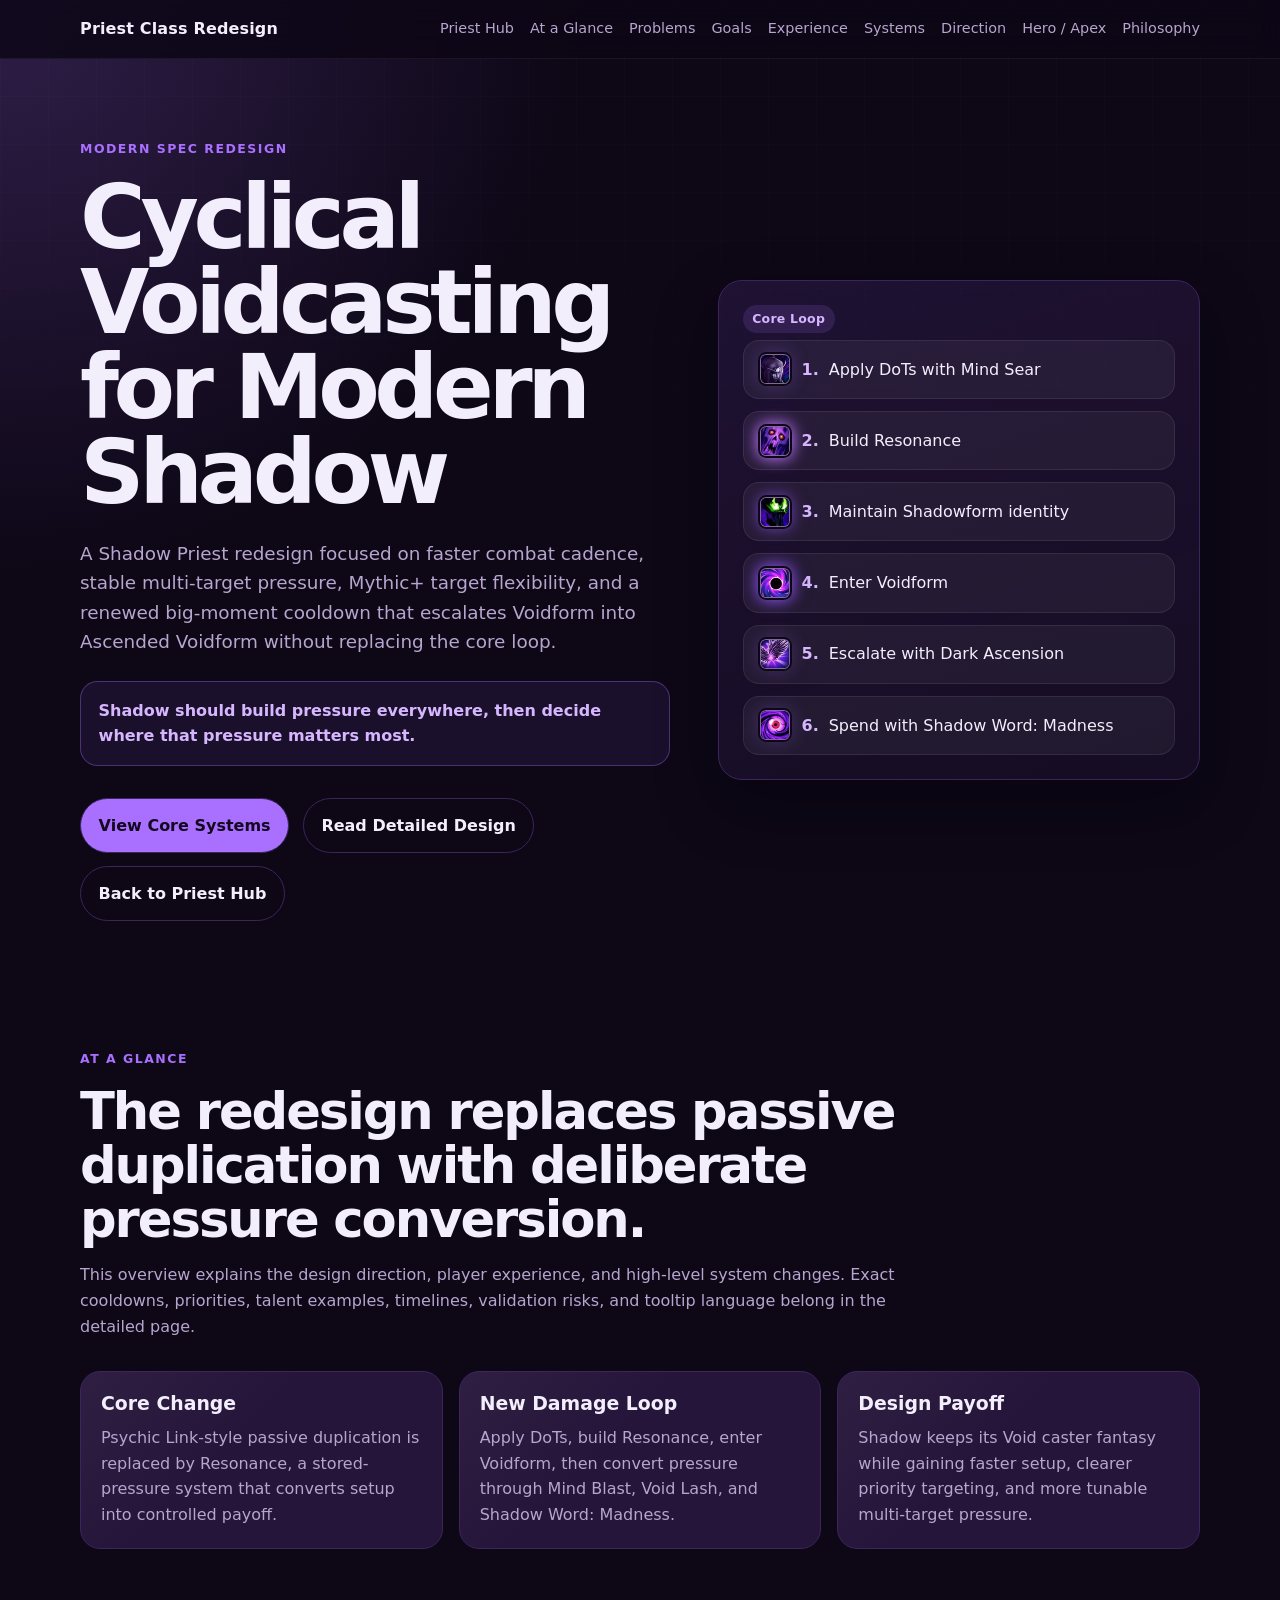
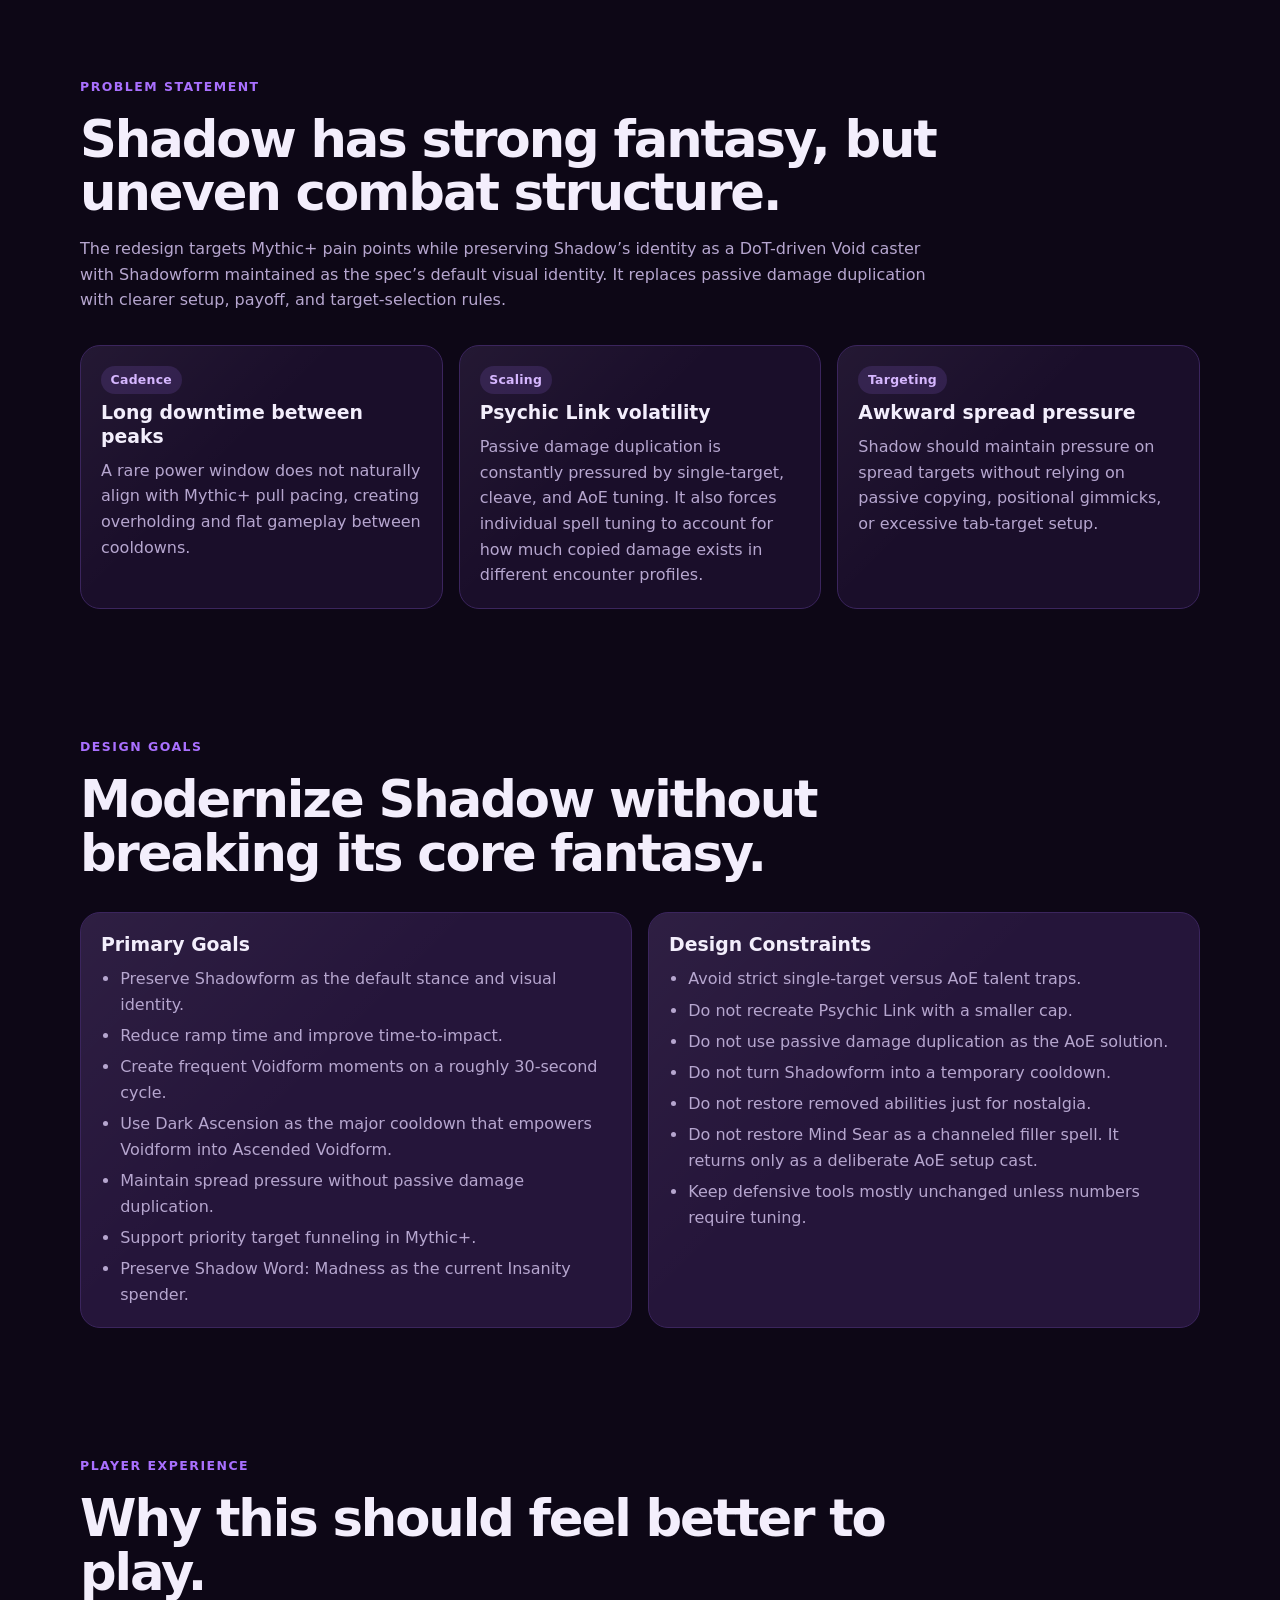
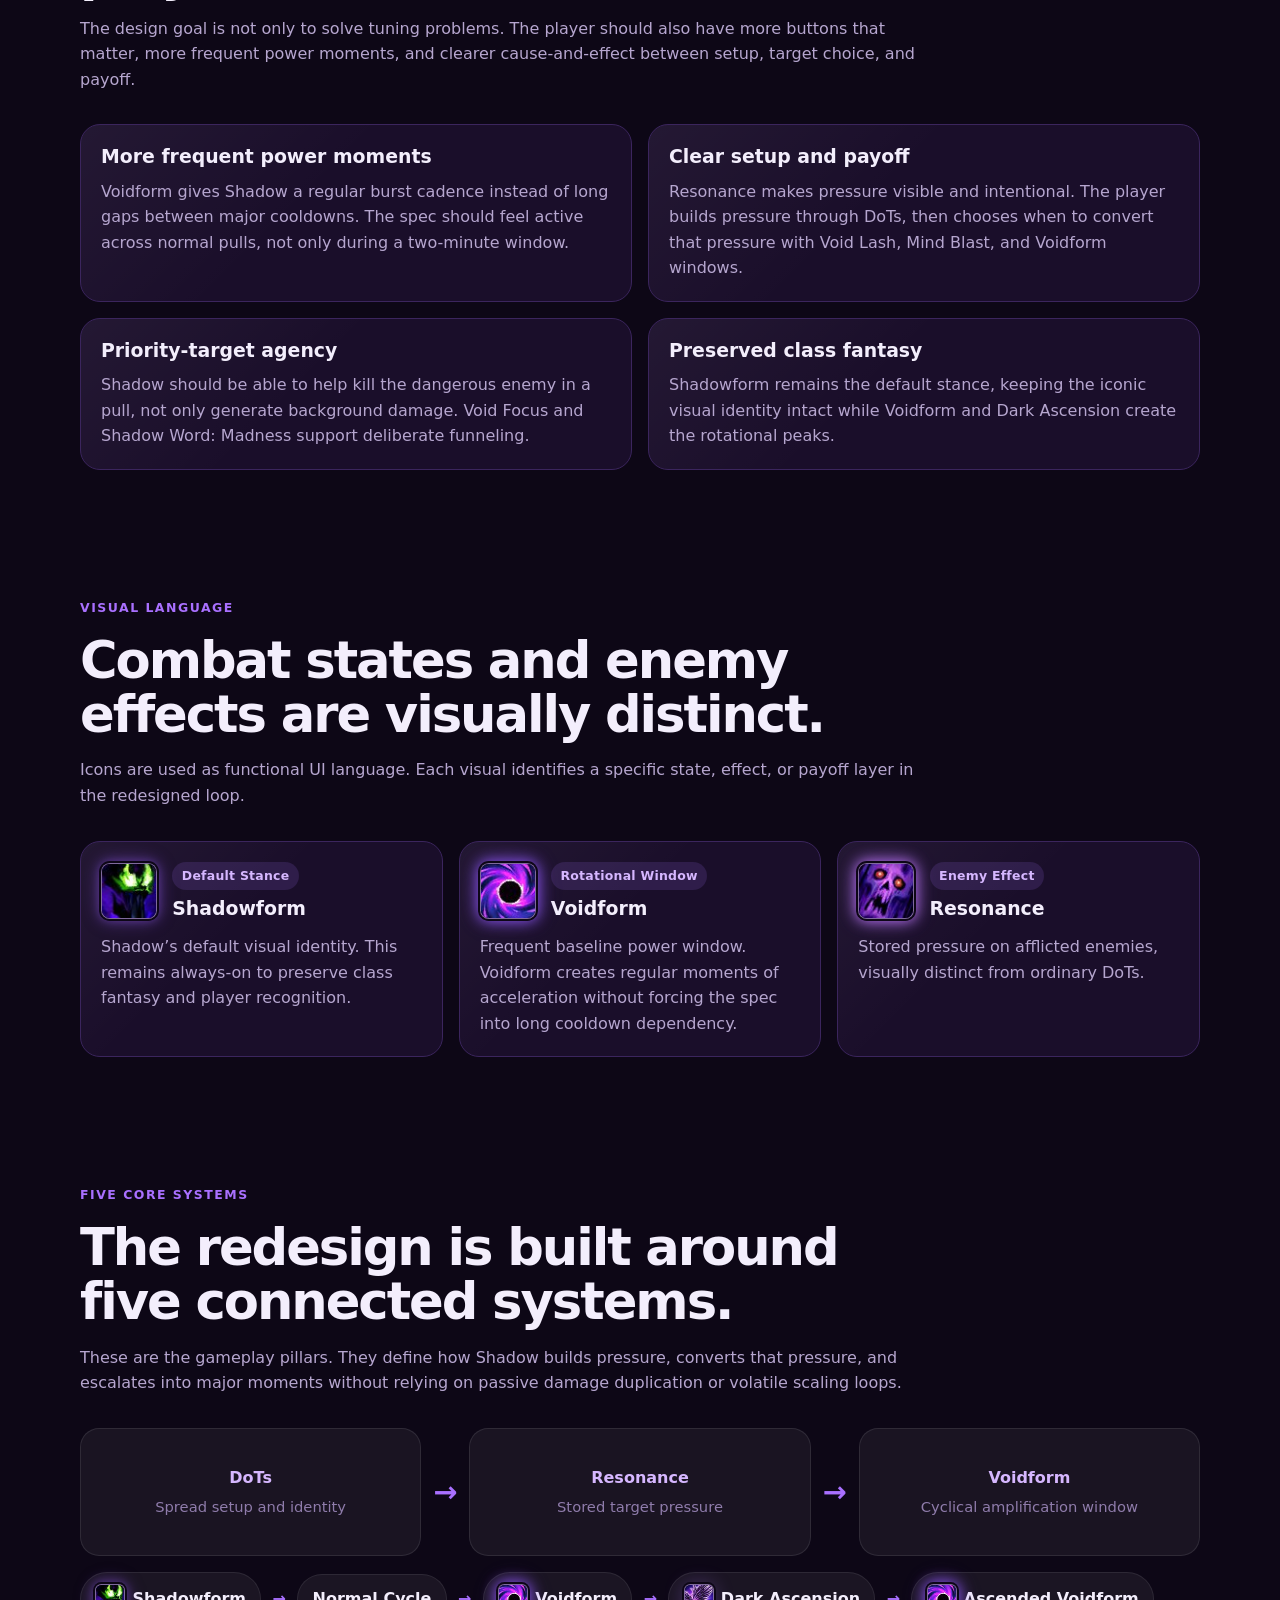
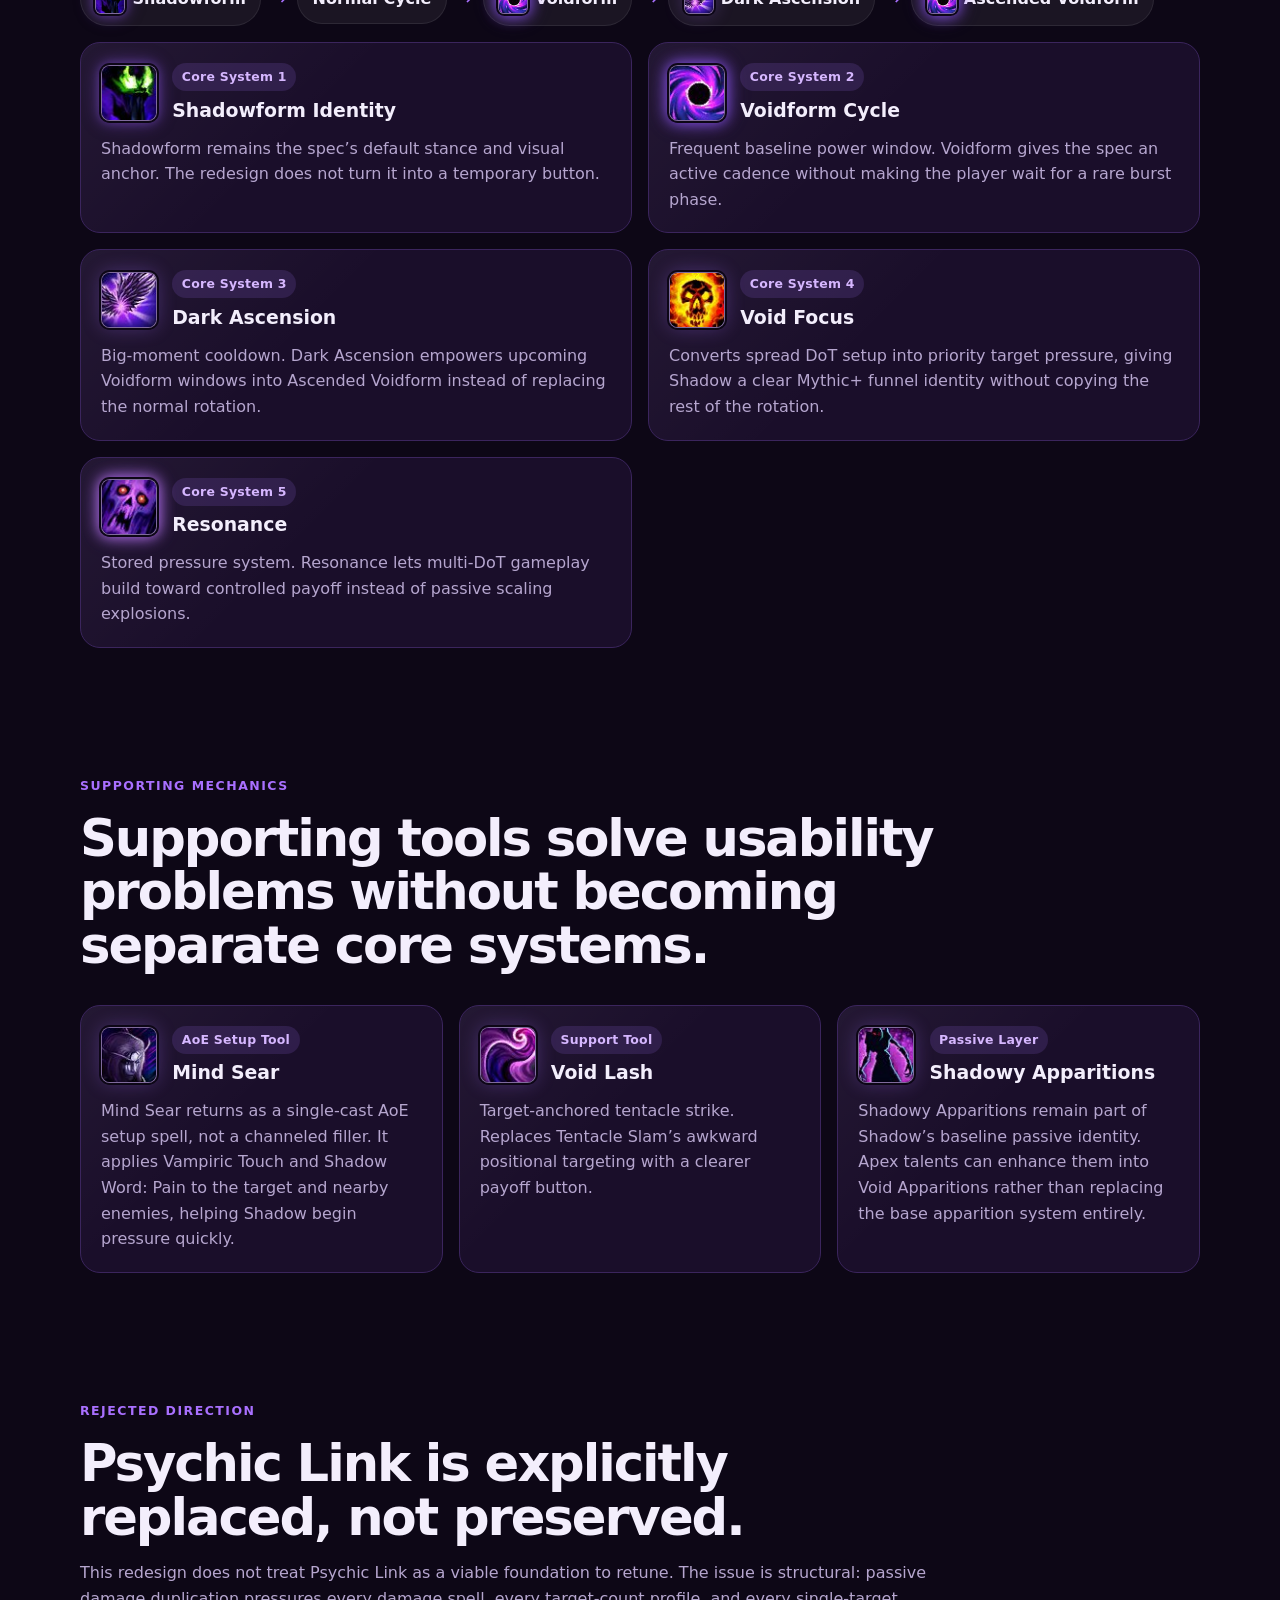
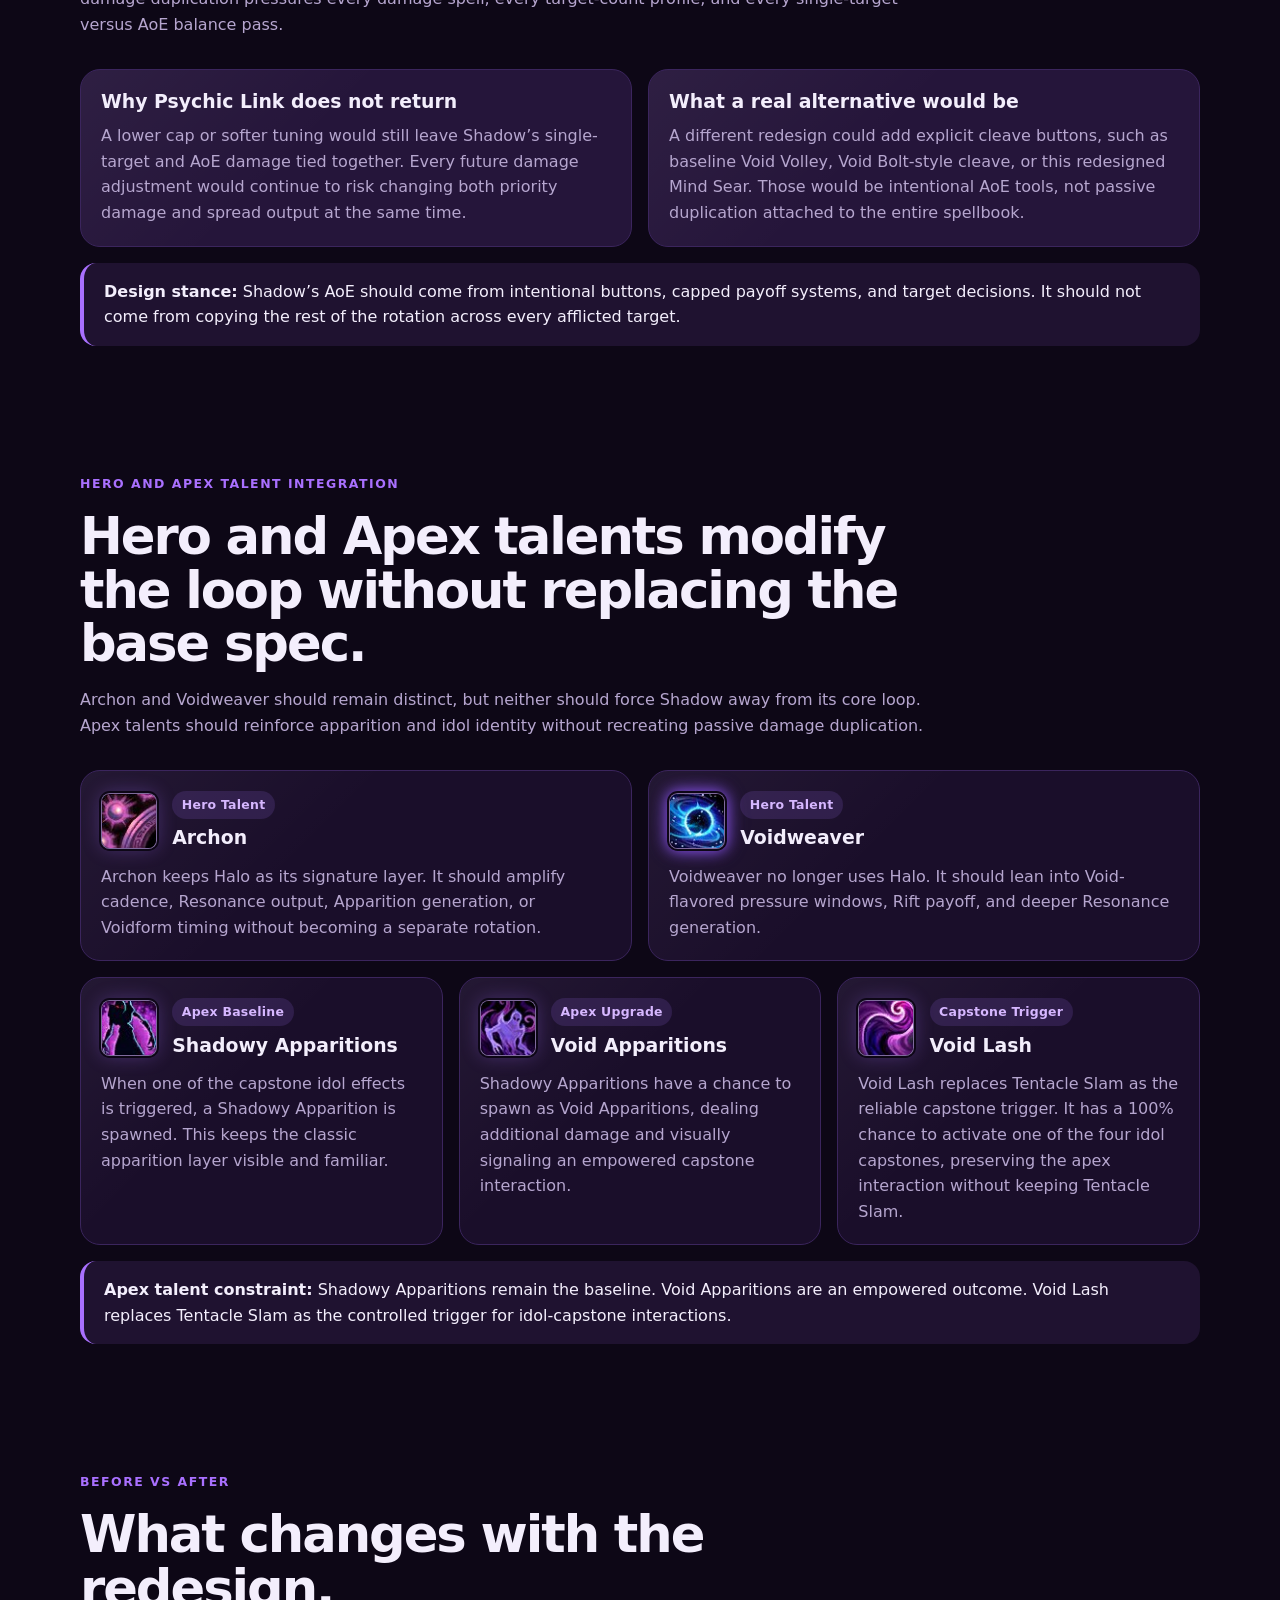
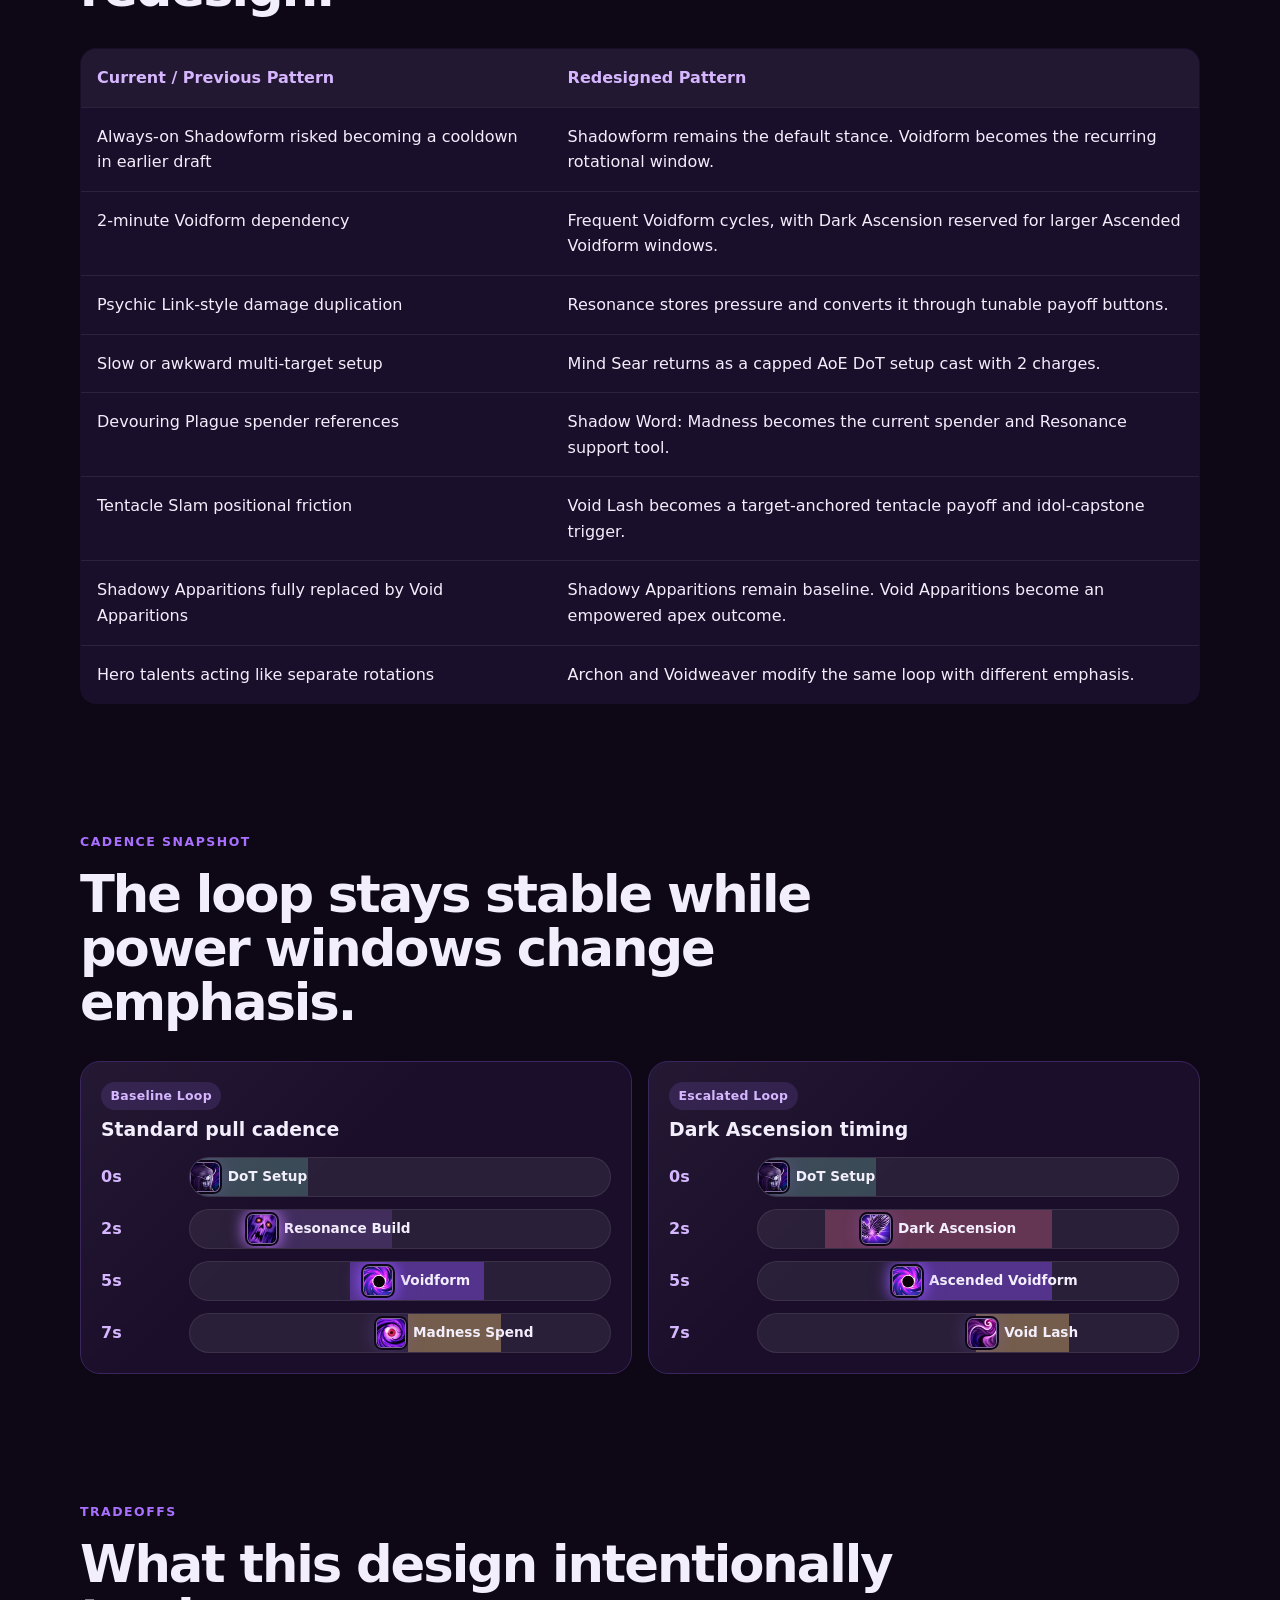
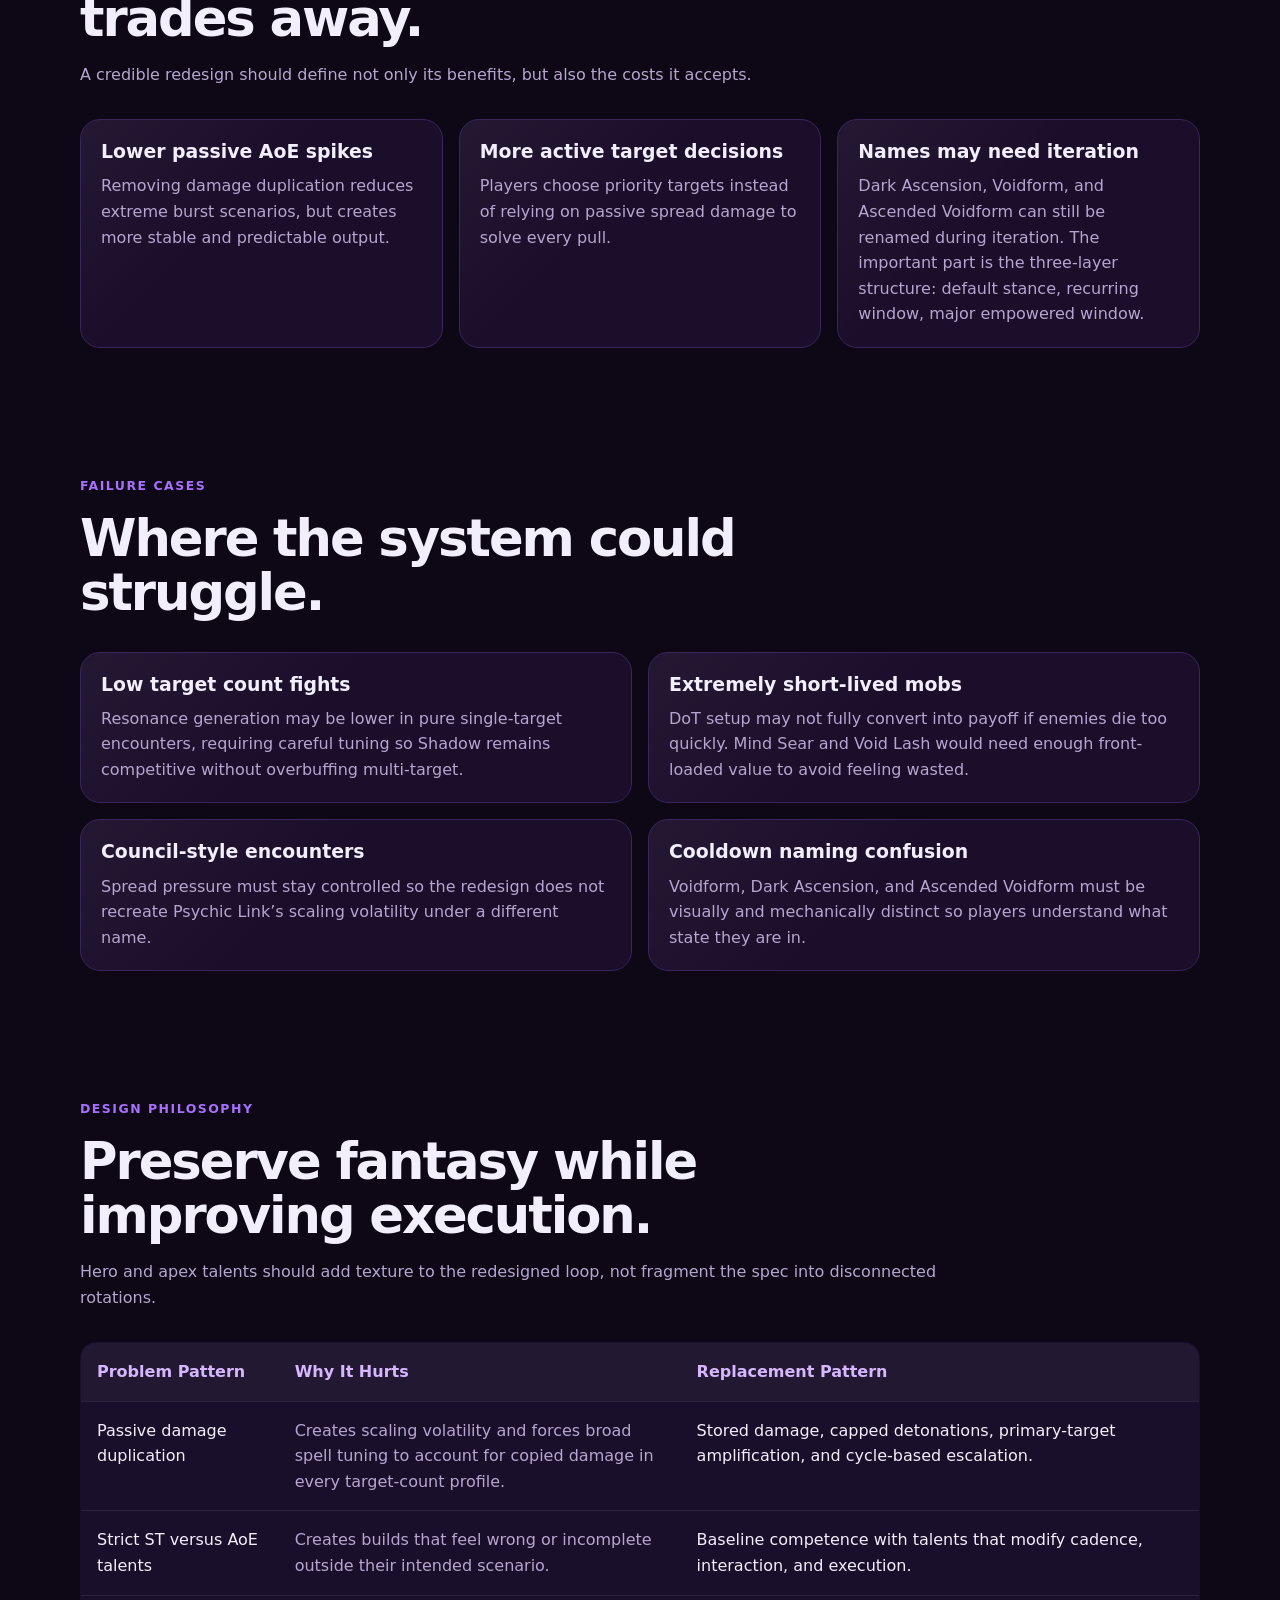
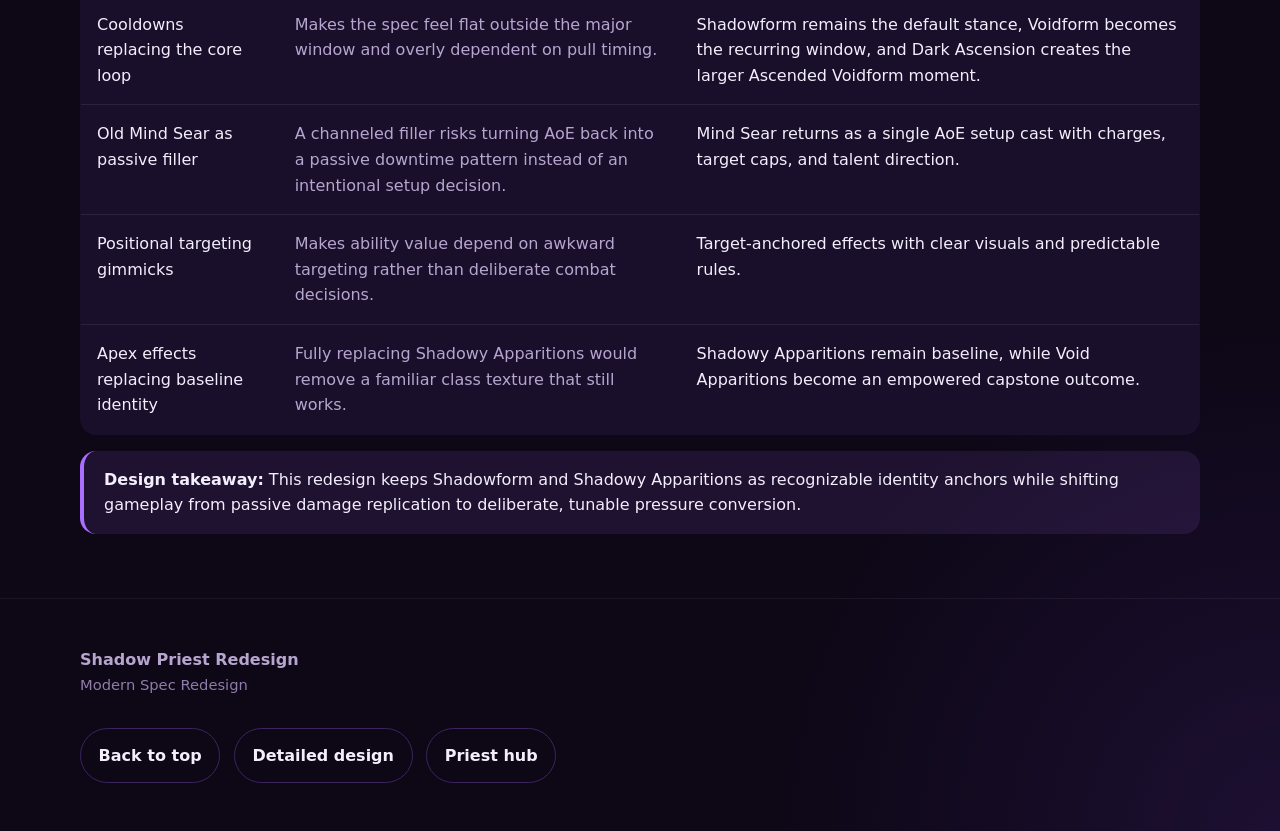
<file: priest/shadow/index.html>
<!doctype html>
<html lang="en">
  <head>
    <meta charset="UTF-8" />
    <meta name="viewport" content="width=device-width, initial-scale=1.0" />
    <meta
      name="description"
      content="A systems-driven Shadow Priest redesign concept built around cyclical Voidform gameplay, stable multi-target pressure, and Mythic+ target flexibility."
    />
    <title>Shadow Priest Redesign | Cyclical Voidcasting</title>
    <link rel="stylesheet" href="../styles.css" />
  </head>

  <body class="shadow-page">
    <header class="site-header">
      <nav class="page-shell nav">
        <a href="../index.html" class="brand">Priest Class Redesign</a>
        <div class="nav-links">
          <a href="../index.html">Priest Hub</a>
          <a href="#at-a-glance">At a Glance</a>
          <a href="#problems">Problems</a>
          <a href="#goals">Goals</a>
          <a href="#experience">Experience</a>
          <a href="#systems">Systems</a>
          <a href="#alternatives">Direction</a>
          <a href="#hero-apex">Hero / Apex</a>
          <a href="#philosophy">Philosophy</a>
        </div>
      </nav>
    </header>

    <main id="top">
      <section class="hero page-shell">
        <div>
          <div class="eyebrow">Modern Spec Redesign</div>
          <h1>Cyclical Voidcasting for Modern Shadow</h1>

          <p class="hero-copy">
            A Shadow Priest redesign focused on faster combat cadence, stable
            multi-target pressure, Mythic+ target flexibility, and a renewed
            big-moment cooldown that escalates Voidform into Ascended Voidform
            without replacing the core loop.
          </p>

          <div class="thesis">
            Shadow should build pressure everywhere, then decide where that
            pressure matters most.
          </div>

          <div class="button-row">
            <a class="button" href="#systems">View Core Systems</a>
            <a class="button secondary" href="detailed.html"
              >Read Detailed Design</a
            >
            <a class="button secondary" href="../index.html"
              >Back to Priest Hub</a
            >
          </div>
        </div>

        <aside class="hero-card" aria-label="Core gameplay loop">
          <span class="tag">Core Loop</span>

          <div class="cycle">
            <div class="cycle-step">
              <img class="mini-icon" src="../assets/mind_sear.jpg" alt="" />
              <span><strong>1.</strong> Apply DoTs with Mind Sear</span>
            </div>

            <div class="cycle-step">
              <img
                class="mini-icon"
                src="../assets/invoked_nightmare.jpg"
                alt=""
              />
              <span><strong>2.</strong> Build Resonance</span>
            </div>

            <div class="cycle-step">
              <img class="mini-icon" src="../assets/shadowform.jpg" alt="" />
              <span><strong>3.</strong> Maintain Shadowform identity</span>
            </div>

            <div class="cycle-step">
              <img class="mini-icon" src="../assets/voidform.jpg" alt="" />
              <span><strong>4.</strong> Enter Voidform</span>
            </div>

            <div class="cycle-step">
              <img
                class="mini-icon"
                src="../assets/void_ascension.jpg"
                alt=""
              />
              <span><strong>5.</strong> Escalate with Dark Ascension</span>
            </div>

            <div class="cycle-step">
              <img
                class="mini-icon"
                src="../assets/shadow_word_madness.jpg"
                alt=""
              />
              <span><strong>6.</strong> Spend with Shadow Word: Madness</span>
            </div>
          </div>
        </aside>
      </section>

      <section id="at-a-glance" class="page-shell section-block">
        <div class="section-header">
          <div class="eyebrow">At a Glance</div>
          <h2>
            The redesign replaces passive duplication with deliberate pressure
            conversion.
          </h2>
          <p class="muted">
            This overview explains the design direction, player experience, and
            high-level system changes. Exact cooldowns, priorities, talent
            examples, timelines, validation risks, and tooltip language belong
            in the detailed page.
          </p>
        </div>

        <div class="grid three">
          <article class="card strong">
            <h3>Core Change</h3>
            <p class="muted">
              Psychic Link-style passive duplication is replaced by Resonance, a
              stored-pressure system that converts setup into controlled payoff.
            </p>
          </article>

          <article class="card strong">
            <h3>New Damage Loop</h3>
            <p class="muted">
              Apply DoTs, build Resonance, enter Voidform, then convert pressure
              through Mind Blast, Void Lash, and Shadow Word: Madness.
            </p>
          </article>

          <article class="card strong">
            <h3>Design Payoff</h3>
            <p class="muted">
              Shadow keeps its Void caster fantasy while gaining faster setup,
              clearer priority targeting, and more tunable multi-target
              pressure.
            </p>
          </article>
        </div>
      </section>

      <section id="problems" class="page-shell section-block">
        <div class="section-header">
          <div class="eyebrow">Problem Statement</div>
          <h2>Shadow has strong fantasy, but uneven combat structure.</h2>
          <p class="muted">
            The redesign targets Mythic+ pain points while preserving Shadow’s
            identity as a DoT-driven Void caster with Shadowform maintained as
            the spec’s default visual identity. It replaces passive damage
            duplication with clearer setup, payoff, and target-selection rules.
          </p>
        </div>

        <div class="grid three">
          <article class="card">
            <span class="tag">Cadence</span>
            <h3>Long downtime between peaks</h3>
            <p class="muted">
              A rare power window does not naturally align with Mythic+ pull
              pacing, creating overholding and flat gameplay between cooldowns.
            </p>
          </article>

          <article class="card">
            <span class="tag">Scaling</span>
            <h3>Psychic Link volatility</h3>
            <p class="muted">
              Passive damage duplication is constantly pressured by
              single-target, cleave, and AoE tuning. It also forces individual
              spell tuning to account for how much copied damage exists in
              different encounter profiles.
            </p>
          </article>

          <article class="card">
            <span class="tag">Targeting</span>
            <h3>Awkward spread pressure</h3>
            <p class="muted">
              Shadow should maintain pressure on spread targets without relying
              on passive copying, positional gimmicks, or excessive tab-target
              setup.
            </p>
          </article>
        </div>
      </section>

      <section id="goals" class="page-shell section-block">
        <div class="section-header">
          <div class="eyebrow">Design Goals</div>
          <h2>Modernize Shadow without breaking its core fantasy.</h2>
        </div>

        <div class="grid two">
          <article class="card strong">
            <h3>Primary Goals</h3>
            <ul class="muted">
              <li>
                Preserve Shadowform as the default stance and visual identity.
              </li>
              <li>Reduce ramp time and improve time-to-impact.</li>
              <li>
                Create frequent Voidform moments on a roughly 30-second cycle.
              </li>
              <li>
                Use Dark Ascension as the major cooldown that empowers Voidform
                into Ascended Voidform.
              </li>
              <li>
                Maintain spread pressure without passive damage duplication.
              </li>
              <li>Support priority target funneling in Mythic+.</li>
              <li>
                Preserve Shadow Word: Madness as the current Insanity spender.
              </li>
            </ul>
          </article>

          <article class="card strong">
            <h3>Design Constraints</h3>
            <ul class="muted">
              <li>Avoid strict single-target versus AoE talent traps.</li>
              <li>Do not recreate Psychic Link with a smaller cap.</li>
              <li>
                Do not use passive damage duplication as the AoE solution.
              </li>
              <li>Do not turn Shadowform into a temporary cooldown.</li>
              <li>Do not restore removed abilities just for nostalgia.</li>
              <li>
                Do not restore Mind Sear as a channeled filler spell. It returns
                only as a deliberate AoE setup cast.
              </li>
              <li>
                Keep defensive tools mostly unchanged unless numbers require
                tuning.
              </li>
            </ul>
          </article>
        </div>
      </section>

      <section id="experience" class="page-shell section-block">
        <div class="section-header">
          <div class="eyebrow">Player Experience</div>
          <h2>Why this should feel better to play.</h2>
          <p class="muted">
            The design goal is not only to solve tuning problems. The player
            should also have more buttons that matter, more frequent power
            moments, and clearer cause-and-effect between setup, target choice,
            and payoff.
          </p>
        </div>

        <div class="grid two">
          <article class="card">
            <h3>More frequent power moments</h3>
            <p class="muted">
              Voidform gives Shadow a regular burst cadence instead of long gaps
              between major cooldowns. The spec should feel active across normal
              pulls, not only during a two-minute window.
            </p>
          </article>

          <article class="card">
            <h3>Clear setup and payoff</h3>
            <p class="muted">
              Resonance makes pressure visible and intentional. The player
              builds pressure through DoTs, then chooses when to convert that
              pressure with Void Lash, Mind Blast, and Voidform windows.
            </p>
          </article>

          <article class="card">
            <h3>Priority-target agency</h3>
            <p class="muted">
              Shadow should be able to help kill the dangerous enemy in a pull,
              not only generate background damage. Void Focus and Shadow Word:
              Madness support deliberate funneling.
            </p>
          </article>

          <article class="card">
            <h3>Preserved class fantasy</h3>
            <p class="muted">
              Shadowform remains the default stance, keeping the iconic visual
              identity intact while Voidform and Dark Ascension create the
              rotational peaks.
            </p>
          </article>
        </div>
      </section>

      <section id="visual-language" class="page-shell section-block">
        <div class="section-header">
          <div class="eyebrow">Visual Language</div>
          <h2>Combat states and enemy effects are visually distinct.</h2>
          <p class="muted">
            Icons are used as functional UI language. Each visual identifies a
            specific state, effect, or payoff layer in the redesigned loop.
          </p>
        </div>

        <div class="grid three">
          <article class="card">
            <div class="ability-heading">
              <img
                class="ability-icon"
                src="../assets/shadowform.jpg"
                alt="Shadowform icon"
              />
              <div>
                <span class="tag">Default Stance</span>
                <h3>Shadowform</h3>
              </div>
            </div>
            <p class="muted">
              Shadow’s default visual identity. This remains always-on to
              preserve class fantasy and player recognition.
            </p>
          </article>

          <article class="card">
            <div class="ability-heading">
              <img
                class="ability-icon"
                src="../assets/voidform.jpg"
                alt="Voidform icon"
              />
              <div>
                <span class="tag">Rotational Window</span>
                <h3>Voidform</h3>
              </div>
            </div>
            <p class="muted">
              Frequent baseline power window. Voidform creates regular moments
              of acceleration without forcing the spec into long cooldown
              dependency.
            </p>
          </article>

          <article class="card">
            <div class="ability-heading">
              <img
                class="ability-icon"
                src="../assets/invoked_nightmare.jpg"
                alt="Resonance icon"
              />
              <div>
                <span class="tag">Enemy Effect</span>
                <h3>Resonance</h3>
              </div>
            </div>
            <p class="muted">
              Stored pressure on afflicted enemies, visually distinct from
              ordinary DoTs.
            </p>
          </article>
        </div>
      </section>

      <section id="systems" class="page-shell section-block">
        <div class="section-header">
          <div class="eyebrow">Five Core Systems</div>
          <h2>The redesign is built around five connected systems.</h2>
          <p class="muted">
            These are the gameplay pillars. They define how Shadow builds
            pressure, converts that pressure, and escalates into major moments
            without relying on passive damage duplication or volatile scaling
            loops.
          </p>
        </div>

        <div class="system-map" aria-label="System interaction diagram">
          <div class="map-node">
            <b>DoTs</b>
            <span class="small">Spread setup and identity</span>
          </div>

          <div class="map-arrow">→</div>

          <div class="map-node">
            <b>Resonance</b>
            <span class="small">Stored target pressure</span>
          </div>

          <div class="map-arrow">→</div>

          <div class="map-node">
            <b>Voidform</b>
            <span class="small">Cyclical amplification window</span>
          </div>
        </div>

        <div class="flow" aria-label="Power escalation flow">
          <span class="pill">
            <img class="mini-icon" src="../assets/shadowform.jpg" alt="" />
            Shadowform
          </span>
          <span class="arrow">→</span>
          <span class="pill">Normal Cycle</span>
          <span class="arrow">→</span>
          <span class="pill">
            <img class="mini-icon" src="../assets/voidform.jpg" alt="" />
            Voidform
          </span>
          <span class="arrow">→</span>
          <span class="pill">
            <img class="mini-icon" src="../assets/void_ascension.jpg" alt="" />
            Dark Ascension
          </span>
          <span class="arrow">→</span>
          <span class="pill">
            <img class="mini-icon" src="../assets/voidform.jpg" alt="" />
            Ascended Voidform
          </span>
        </div>

        <div class="grid two system-card-grid">
          <article class="card">
            <div class="ability-heading">
              <img
                class="ability-icon"
                src="../assets/shadowform.jpg"
                alt="Shadowform icon"
              />
              <div>
                <span class="tag">Core System 1</span>
                <h3>Shadowform Identity</h3>
              </div>
            </div>

            <p class="muted">
              Shadowform remains the spec’s default stance and visual anchor.
              The redesign does not turn it into a temporary button.
            </p>
          </article>

          <article class="card">
            <div class="ability-heading">
              <img
                class="ability-icon"
                src="../assets/voidform.jpg"
                alt="Voidform icon"
              />
              <div>
                <span class="tag">Core System 2</span>
                <h3>Voidform Cycle</h3>
              </div>
            </div>

            <p class="muted">
              Frequent baseline power window. Voidform gives the spec an active
              cadence without making the player wait for a rare burst phase.
            </p>
          </article>

          <article class="card">
            <div class="ability-heading">
              <img
                class="ability-icon"
                src="../assets/void_ascension.jpg"
                alt="Dark Ascension icon"
              />
              <div>
                <span class="tag">Core System 3</span>
                <h3>Dark Ascension</h3>
              </div>
            </div>

            <p class="muted">
              Big-moment cooldown. Dark Ascension empowers upcoming Voidform
              windows into Ascended Voidform instead of replacing the normal
              rotation.
            </p>
          </article>

          <article class="card">
            <div class="ability-heading">
              <img
                class="ability-icon"
                src="../assets/shadow_word_pain.jpg"
                alt="Void Focus icon"
              />
              <div>
                <span class="tag">Core System 4</span>
                <h3>Void Focus</h3>
              </div>
            </div>

            <p class="muted">
              Converts spread DoT setup into priority target pressure, giving
              Shadow a clear Mythic+ funnel identity without copying the rest of
              the rotation.
            </p>
          </article>

          <article class="card">
            <div class="ability-heading">
              <img
                class="ability-icon"
                src="../assets/invoked_nightmare.jpg"
                alt="Resonance icon"
              />
              <div>
                <span class="tag">Core System 5</span>
                <h3>Resonance</h3>
              </div>
            </div>

            <p class="muted">
              Stored pressure system. Resonance lets multi-DoT gameplay build
              toward controlled payoff instead of passive scaling explosions.
            </p>
          </article>
        </div>
      </section>

      <section id="supporting-mechanics" class="page-shell section-block">
        <div class="section-header">
          <div class="eyebrow">Supporting Mechanics</div>
          <h2>
            Supporting tools solve usability problems without becoming separate
            core systems.
          </h2>
        </div>

        <div class="grid three">
          <article class="card">
            <div class="ability-heading">
              <img
                class="ability-icon"
                src="../assets/mind_sear.jpg"
                alt="Mind Sear icon"
              />
              <div>
                <span class="tag">AoE Setup Tool</span>
                <h3>Mind Sear</h3>
              </div>
            </div>

            <p class="muted">
              Mind Sear returns as a single-cast AoE setup spell, not a
              channeled filler. It applies Vampiric Touch and Shadow Word: Pain
              to the target and nearby enemies, helping Shadow begin pressure
              quickly.
            </p>
          </article>

          <article class="card">
            <div class="ability-heading">
              <img
                class="ability-icon"
                src="../assets/void_lash.jpg"
                alt="Void Lash icon"
              />
              <div>
                <span class="tag">Support Tool</span>
                <h3>Void Lash</h3>
              </div>
            </div>

            <p class="muted">
              Target-anchored tentacle strike. Replaces Tentacle Slam’s awkward
              positional targeting with a clearer payoff button.
            </p>
          </article>

          <article class="card">
            <div class="ability-heading">
              <img
                class="ability-icon"
                src="../assets/shadowy_apparitions.jpg"
                alt="Shadowy Apparitions icon"
              />
              <div>
                <span class="tag">Passive Layer</span>
                <h3>Shadowy Apparitions</h3>
              </div>
            </div>

            <p class="muted">
              Shadowy Apparitions remain part of Shadow’s baseline passive
              identity. Apex talents can enhance them into Void Apparitions
              rather than replacing the base apparition system entirely.
            </p>
          </article>
        </div>
      </section>

      <section id="alternatives" class="page-shell section-block">
        <div class="section-header">
          <div class="eyebrow">Rejected Direction</div>
          <h2>Psychic Link is explicitly replaced, not preserved.</h2>
          <p class="muted">
            This redesign does not treat Psychic Link as a viable foundation to
            retune. The issue is structural: passive damage duplication
            pressures every damage spell, every target-count profile, and every
            single-target versus AoE balance pass.
          </p>
        </div>

        <div class="grid two">
          <article class="card strong">
            <h3>Why Psychic Link does not return</h3>
            <p class="muted">
              A lower cap or softer tuning would still leave Shadow’s
              single-target and AoE damage tied together. Every future damage
              adjustment would continue to risk changing both priority damage
              and spread output at the same time.
            </p>
          </article>

          <article class="card strong">
            <h3>What a real alternative would be</h3>
            <p class="muted">
              A different redesign could add explicit cleave buttons, such as
              baseline Void Volley, Void Bolt-style cleave, or this redesigned
              Mind Sear. Those would be intentional AoE tools, not passive
              duplication attached to the entire spellbook.
            </p>
          </article>
        </div>

        <div class="callout">
          <strong>Design stance:</strong> Shadow’s AoE should come from
          intentional buttons, capped payoff systems, and target decisions. It
          should not come from copying the rest of the rotation across every
          afflicted target.
        </div>
      </section>

      <section id="hero-apex" class="page-shell section-block">
        <div class="section-header">
          <div class="eyebrow">Hero and Apex Talent Integration</div>
          <h2>
            Hero and Apex talents modify the loop without replacing the base
            spec.
          </h2>
          <p class="muted">
            Archon and Voidweaver should remain distinct, but neither should
            force Shadow away from its core loop. Apex talents should reinforce
            apparition and idol identity without recreating passive damage
            duplication.
          </p>
        </div>

        <div class="grid two">
          <article class="card">
            <div class="ability-heading">
              <img
                class="ability-icon"
                src="../assets/halo.jpg"
                alt="Halo icon"
              />
              <div>
                <span class="tag">Hero Talent</span>
                <h3>Archon</h3>
              </div>
            </div>

            <p class="muted">
              Archon keeps Halo as its signature layer. It should amplify
              cadence, Resonance output, Apparition generation, or Voidform
              timing without becoming a separate rotation.
            </p>
          </article>

          <article class="card">
            <div class="ability-heading">
              <img
                class="ability-icon"
                src="../assets/entropic_rift.jpg"
                alt="Entropic Rift icon"
              />
              <div>
                <span class="tag">Hero Talent</span>
                <h3>Voidweaver</h3>
              </div>
            </div>

            <p class="muted">
              Voidweaver no longer uses Halo. It should lean into Void-flavored
              pressure windows, Rift payoff, and deeper Resonance generation.
            </p>
          </article>
        </div>

        <div class="grid three system-card-grid">
          <article class="card">
            <div class="ability-heading">
              <img
                class="ability-icon"
                src="../assets/shadowy_apparitions.jpg"
                alt="Shadowy Apparitions icon"
              />
              <div>
                <span class="tag">Apex Baseline</span>
                <h3>Shadowy Apparitions</h3>
              </div>
            </div>

            <p class="muted">
              When one of the capstone idol effects is triggered, a Shadowy
              Apparition is spawned. This keeps the classic apparition layer
              visible and familiar.
            </p>
          </article>

          <article class="card">
            <div class="ability-heading">
              <img
                class="ability-icon"
                src="../assets/void_apparitions.jpg"
                alt="Void Apparitions icon"
              />
              <div>
                <span class="tag">Apex Upgrade</span>
                <h3>Void Apparitions</h3>
              </div>
            </div>

            <p class="muted">
              Shadowy Apparitions have a chance to spawn as Void Apparitions,
              dealing additional damage and visually signaling an empowered
              capstone interaction.
            </p>
          </article>

          <article class="card">
            <div class="ability-heading">
              <img
                class="ability-icon"
                src="../assets/void_lash.jpg"
                alt="Void Lash icon"
              />
              <div>
                <span class="tag">Capstone Trigger</span>
                <h3>Void Lash</h3>
              </div>
            </div>

            <p class="muted">
              Void Lash replaces Tentacle Slam as the reliable capstone trigger.
              It has a 100% chance to activate one of the four idol capstones,
              preserving the apex interaction without keeping Tentacle Slam.
            </p>
          </article>
        </div>

        <div class="callout">
          <strong>Apex talent constraint:</strong> Shadowy Apparitions remain
          the baseline. Void Apparitions are an empowered outcome. Void Lash
          replaces Tentacle Slam as the controlled trigger for idol-capstone
          interactions.
        </div>
      </section>

      <section id="before-after" class="page-shell section-block">
        <div class="section-header">
          <div class="eyebrow">Before vs After</div>
          <h2>What changes with the redesign.</h2>
        </div>

        <table class="comparison-table">
          <thead>
            <tr>
              <th>Current / Previous Pattern</th>
              <th>Redesigned Pattern</th>
            </tr>
          </thead>

          <tbody>
            <tr>
              <td>
                Always-on Shadowform risked becoming a cooldown in earlier draft
              </td>
              <td>
                Shadowform remains the default stance. Voidform becomes the
                recurring rotational window.
              </td>
            </tr>

            <tr>
              <td>2-minute Voidform dependency</td>
              <td>
                Frequent Voidform cycles, with Dark Ascension reserved for
                larger Ascended Voidform windows.
              </td>
            </tr>

            <tr>
              <td>Psychic Link-style damage duplication</td>
              <td>
                Resonance stores pressure and converts it through tunable payoff
                buttons.
              </td>
            </tr>

            <tr>
              <td>Slow or awkward multi-target setup</td>
              <td>
                Mind Sear returns as a capped AoE DoT setup cast with 2 charges.
              </td>
            </tr>

            <tr>
              <td>Devouring Plague spender references</td>
              <td>
                Shadow Word: Madness becomes the current spender and Resonance
                support tool.
              </td>
            </tr>

            <tr>
              <td>Tentacle Slam positional friction</td>
              <td>
                Void Lash becomes a target-anchored tentacle payoff and
                idol-capstone trigger.
              </td>
            </tr>

            <tr>
              <td>Shadowy Apparitions fully replaced by Void Apparitions</td>
              <td>
                Shadowy Apparitions remain baseline. Void Apparitions become an
                empowered apex outcome.
              </td>
            </tr>

            <tr>
              <td>Hero talents acting like separate rotations</td>
              <td>
                Archon and Voidweaver modify the same loop with different
                emphasis.
              </td>
            </tr>
          </tbody>
        </table>
      </section>

      <section id="timeline" class="page-shell section-block">
        <div class="section-header">
          <div class="eyebrow">Cadence Snapshot</div>
          <h2>The loop stays stable while power windows change emphasis.</h2>
        </div>

        <div class="grid two">
          <article class="card">
            <span class="tag">Baseline Loop</span>
            <h3>Standard pull cadence</h3>

            <div class="timeline">
              <div class="time-row">
                <div class="time">0s</div>
                <div class="bar">
                  <span class="bar-dot timeline-label">
                    <img
                      class="mini-icon"
                      src="../assets/mind_sear.jpg"
                      alt=""
                    />
                    DoT Setup
                  </span>
                </div>
              </div>

              <div class="time-row">
                <div class="time">2s</div>
                <div class="bar">
                  <span class="bar-build timeline-label">
                    <img
                      class="mini-icon"
                      src="../assets/invoked_nightmare.jpg"
                      alt=""
                    />
                    Resonance Build
                  </span>
                </div>
              </div>

              <div class="time-row">
                <div class="time">5s</div>
                <div class="bar">
                  <span class="bar-void timeline-label">
                    <img
                      class="mini-icon"
                      src="../assets/voidform.jpg"
                      alt=""
                    />
                    Voidform
                  </span>
                </div>
              </div>

              <div class="time-row">
                <div class="time">7s</div>
                <div class="bar">
                  <span class="bar-lash timeline-label">
                    <img
                      class="mini-icon"
                      src="../assets/shadow_word_madness.jpg"
                      alt=""
                    />
                    Madness Spend
                  </span>
                </div>
              </div>
            </div>
          </article>

          <article class="card">
            <span class="tag">Escalated Loop</span>
            <h3>Dark Ascension timing</h3>

            <div class="timeline">
              <div class="time-row">
                <div class="time">0s</div>
                <div class="bar">
                  <span class="bar-dot timeline-label">
                    <img
                      class="mini-icon"
                      src="../assets/mind_sear.jpg"
                      alt=""
                    />
                    DoT Setup
                  </span>
                </div>
              </div>

              <div class="time-row">
                <div class="time">2s</div>
                <div class="bar">
                  <span class="bar-asc timeline-label">
                    <img
                      class="mini-icon"
                      src="../assets/void_ascension.jpg"
                      alt=""
                    />
                    Dark Ascension
                  </span>
                </div>
              </div>

              <div class="time-row">
                <div class="time">5s</div>
                <div class="bar">
                  <span class="bar-void timeline-label">
                    <img
                      class="mini-icon"
                      src="../assets/voidform.jpg"
                      alt=""
                    />
                    Ascended Voidform
                  </span>
                </div>
              </div>

              <div class="time-row">
                <div class="time">7s</div>
                <div class="bar">
                  <span class="bar-lash timeline-label">
                    <img
                      class="mini-icon"
                      src="../assets/void_lash.jpg"
                      alt=""
                    />
                    Void Lash
                  </span>
                </div>
              </div>
            </div>
          </article>
        </div>
      </section>

      <section id="tradeoffs" class="page-shell section-block">
        <div class="section-header">
          <div class="eyebrow">Tradeoffs</div>
          <h2>What this design intentionally trades away.</h2>
          <p class="muted">
            A credible redesign should define not only its benefits, but also
            the costs it accepts.
          </p>
        </div>

        <div class="grid three">
          <article class="card">
            <h3>Lower passive AoE spikes</h3>
            <p class="muted">
              Removing damage duplication reduces extreme burst scenarios, but
              creates more stable and predictable output.
            </p>
          </article>

          <article class="card">
            <h3>More active target decisions</h3>
            <p class="muted">
              Players choose priority targets instead of relying on passive
              spread damage to solve every pull.
            </p>
          </article>

          <article class="card">
            <h3>Names may need iteration</h3>
            <p class="muted">
              Dark Ascension, Voidform, and Ascended Voidform can still be
              renamed during iteration. The important part is the three-layer
              structure: default stance, recurring window, major empowered
              window.
            </p>
          </article>
        </div>
      </section>

      <section id="failure-cases" class="page-shell section-block">
        <div class="section-header">
          <div class="eyebrow">Failure Cases</div>
          <h2>Where the system could struggle.</h2>
        </div>

        <div class="grid two">
          <article class="card">
            <h3>Low target count fights</h3>
            <p class="muted">
              Resonance generation may be lower in pure single-target
              encounters, requiring careful tuning so Shadow remains competitive
              without overbuffing multi-target.
            </p>
          </article>

          <article class="card">
            <h3>Extremely short-lived mobs</h3>
            <p class="muted">
              DoT setup may not fully convert into payoff if enemies die too
              quickly. Mind Sear and Void Lash would need enough front-loaded
              value to avoid feeling wasted.
            </p>
          </article>

          <article class="card">
            <h3>Council-style encounters</h3>
            <p class="muted">
              Spread pressure must stay controlled so the redesign does not
              recreate Psychic Link’s scaling volatility under a different name.
            </p>
          </article>

          <article class="card">
            <h3>Cooldown naming confusion</h3>
            <p class="muted">
              Voidform, Dark Ascension, and Ascended Voidform must be visually
              and mechanically distinct so players understand what state they
              are in.
            </p>
          </article>
        </div>
      </section>

      <section id="philosophy" class="page-shell section-block">
        <div class="section-header">
          <div class="eyebrow">Design Philosophy</div>
          <h2>Preserve fantasy while improving execution.</h2>
          <p class="muted">
            Hero and apex talents should add texture to the redesigned loop, not
            fragment the spec into disconnected rotations.
          </p>
        </div>

        <table class="comparison-table">
          <thead>
            <tr>
              <th>Problem Pattern</th>
              <th>Why It Hurts</th>
              <th>Replacement Pattern</th>
            </tr>
          </thead>

          <tbody>
            <tr>
              <td>Passive damage duplication</td>
              <td class="muted">
                Creates scaling volatility and forces broad spell tuning to
                account for copied damage in every target-count profile.
              </td>
              <td>
                Stored damage, capped detonations, primary-target amplification,
                and cycle-based escalation.
              </td>
            </tr>

            <tr>
              <td>Strict ST versus AoE talents</td>
              <td class="muted">
                Creates builds that feel wrong or incomplete outside their
                intended scenario.
              </td>
              <td>
                Baseline competence with talents that modify cadence,
                interaction, and execution.
              </td>
            </tr>

            <tr>
              <td>Cooldowns replacing the core loop</td>
              <td class="muted">
                Makes the spec feel flat outside the major window and overly
                dependent on pull timing.
              </td>
              <td>
                Shadowform remains the default stance, Voidform becomes the
                recurring window, and Dark Ascension creates the larger Ascended
                Voidform moment.
              </td>
            </tr>

            <tr>
              <td>Old Mind Sear as passive filler</td>
              <td class="muted">
                A channeled filler risks turning AoE back into a passive
                downtime pattern instead of an intentional setup decision.
              </td>
              <td>
                Mind Sear returns as a single AoE setup cast with charges,
                target caps, and talent direction.
              </td>
            </tr>

            <tr>
              <td>Positional targeting gimmicks</td>
              <td class="muted">
                Makes ability value depend on awkward targeting rather than
                deliberate combat decisions.
              </td>
              <td>
                Target-anchored effects with clear visuals and predictable
                rules.
              </td>
            </tr>

            <tr>
              <td>Apex effects replacing baseline identity</td>
              <td class="muted">
                Fully replacing Shadowy Apparitions would remove a familiar
                class texture that still works.
              </td>
              <td>
                Shadowy Apparitions remain baseline, while Void Apparitions
                become an empowered capstone outcome.
              </td>
            </tr>
          </tbody>
        </table>

        <div class="callout">
          <strong>Design takeaway:</strong> This redesign keeps Shadowform and
          Shadowy Apparitions as recognizable identity anchors while shifting
          gameplay from passive damage replication to deliberate, tunable
          pressure conversion.
        </div>
      </section>
    </main>

    <footer class="site-footer">
      <div class="page-shell">
        <strong>Shadow Priest Redesign</strong>
        <p class="small">Modern Spec Redesign</p>

        <div class="footer-links">
          <a class="button secondary" href="#top">Back to top</a>
          <a class="button secondary" href="detailed.html">Detailed design</a>
          <a class="button secondary" href="../index.html">Priest hub</a>
        </div>
      </div>
    </footer>
  </body>
</html>
</file>
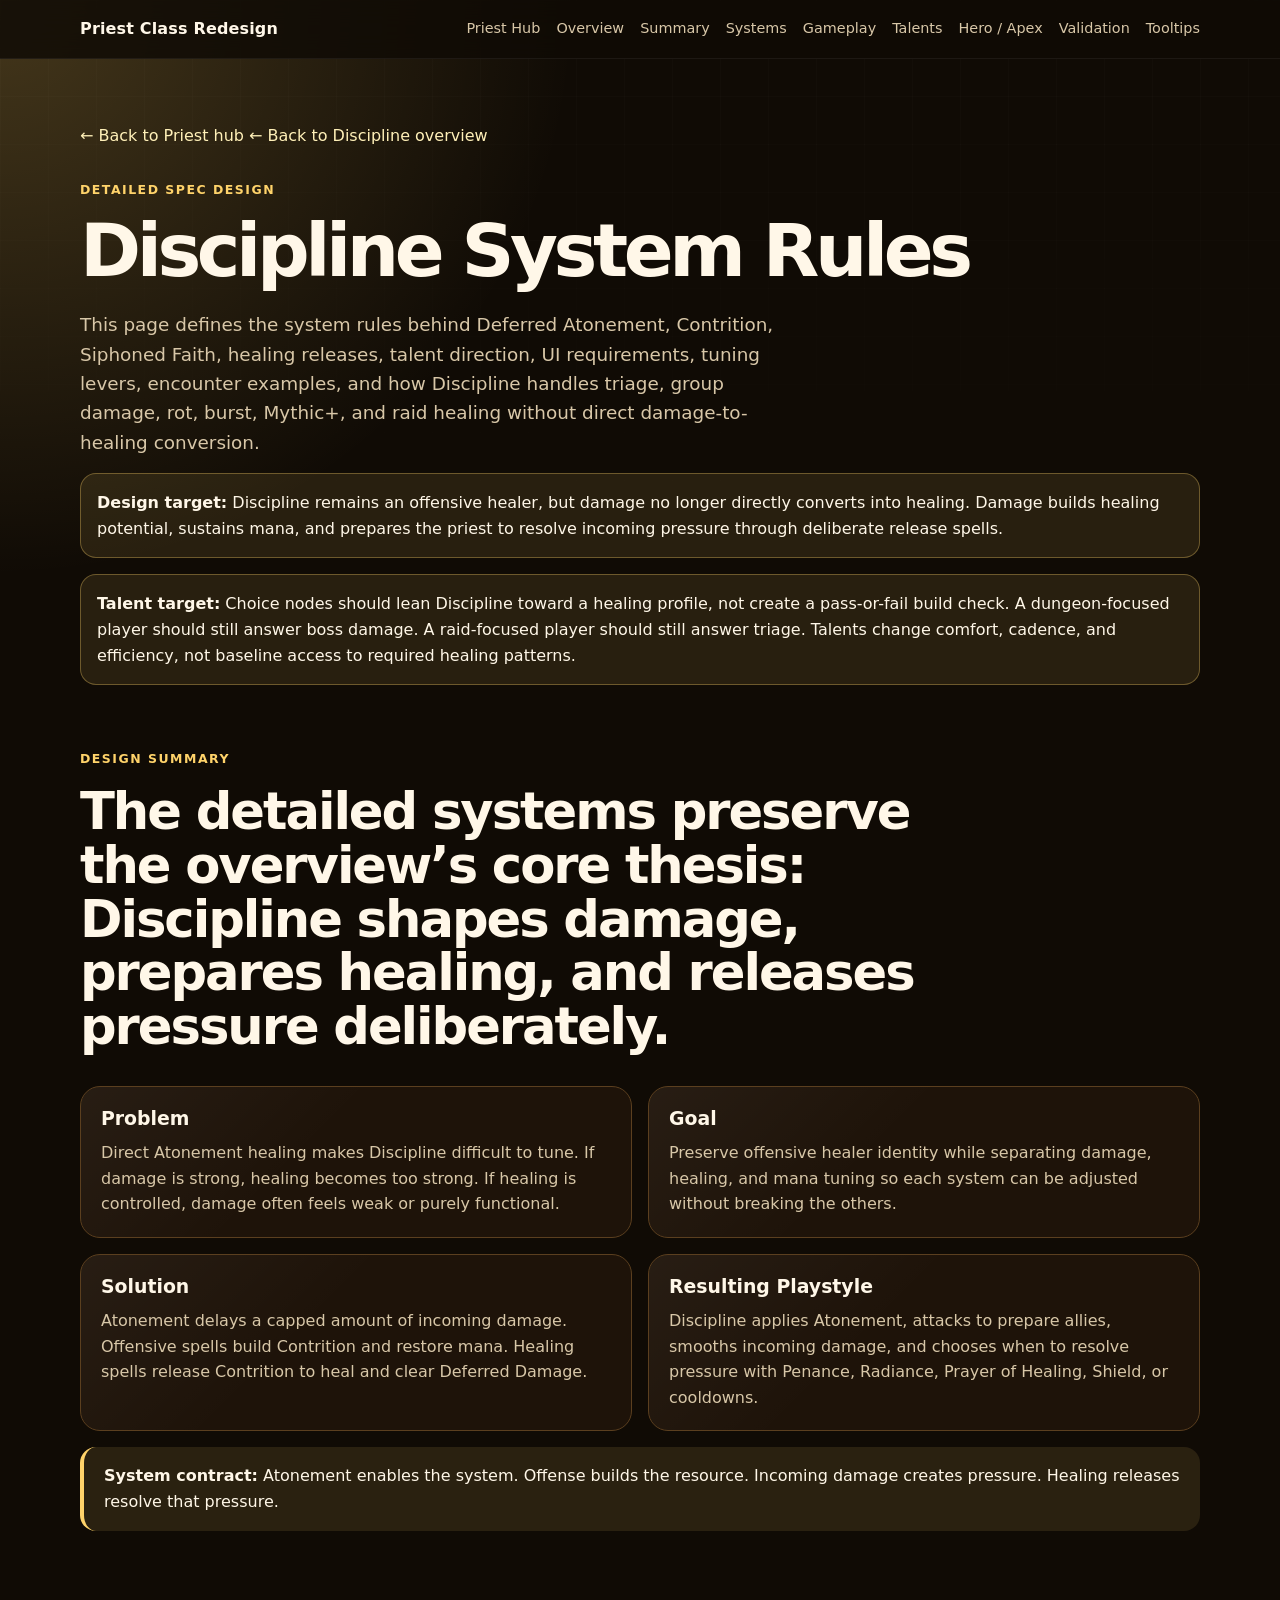
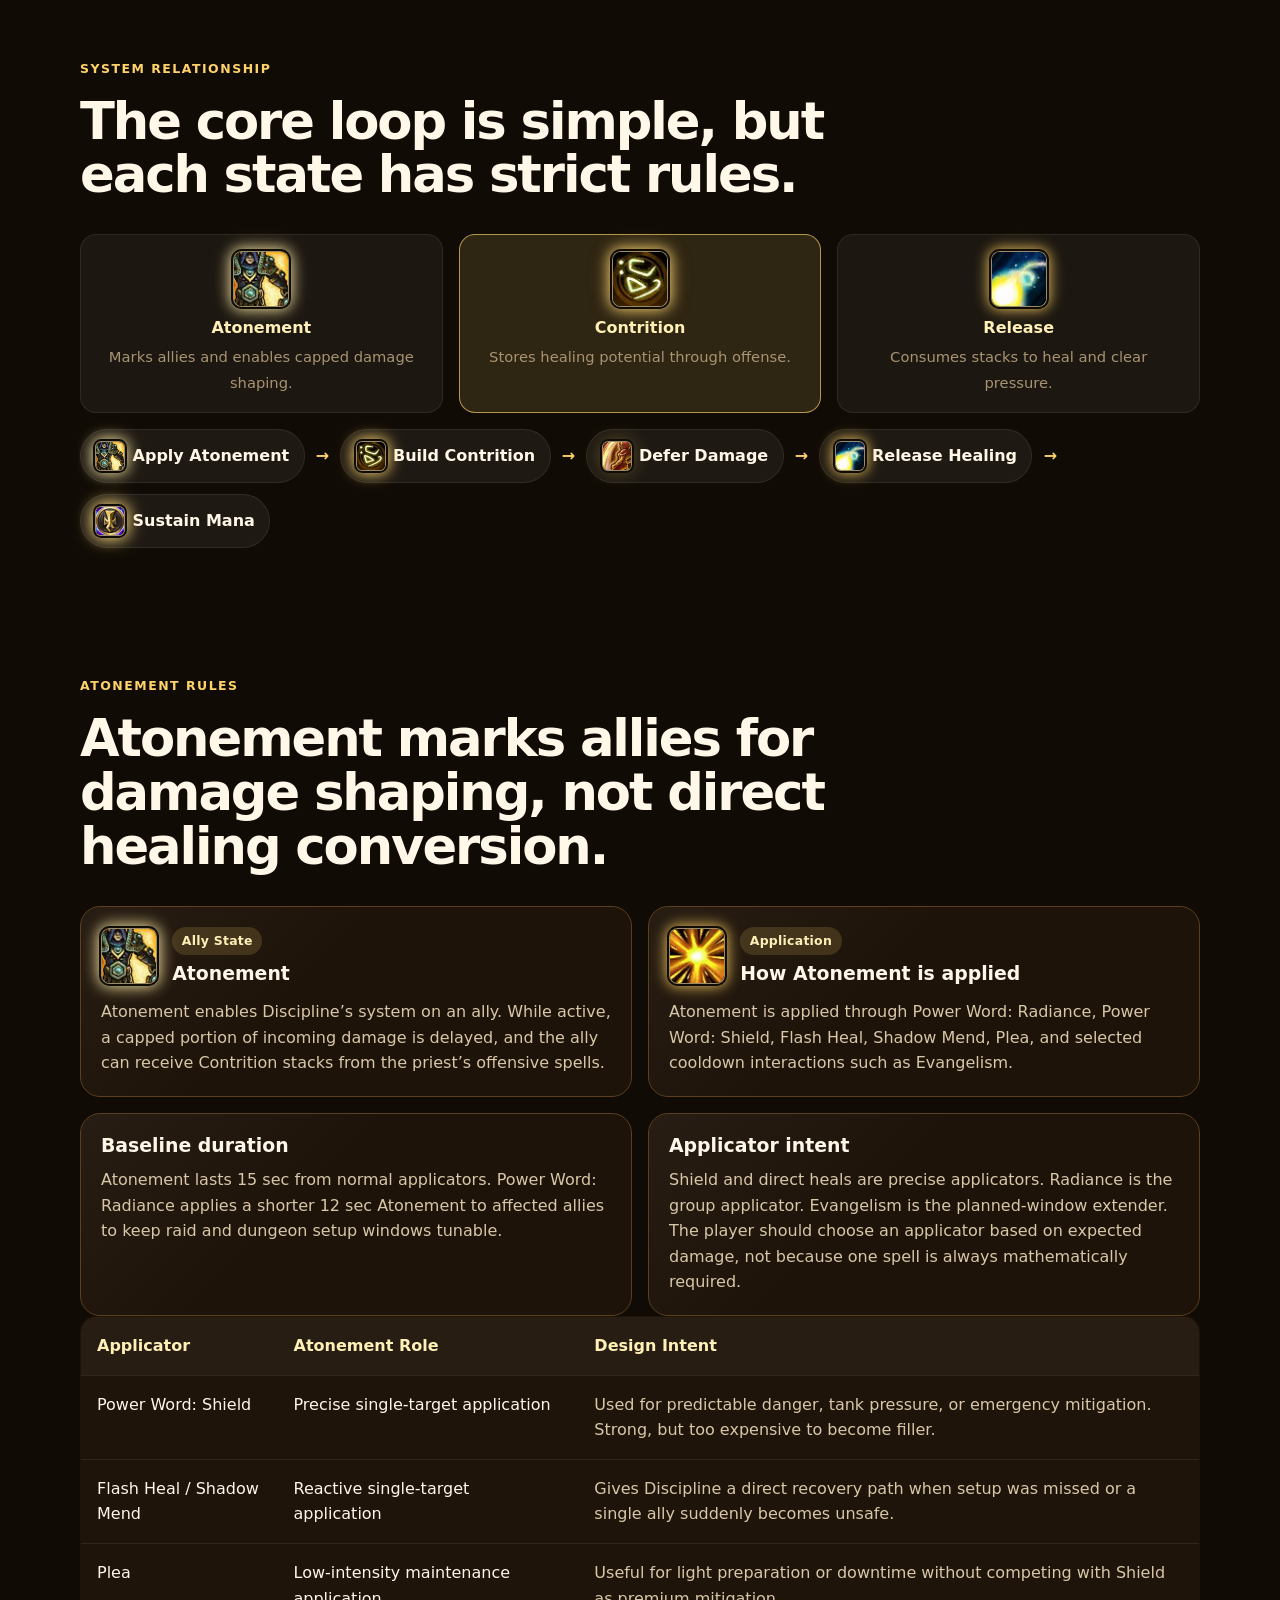
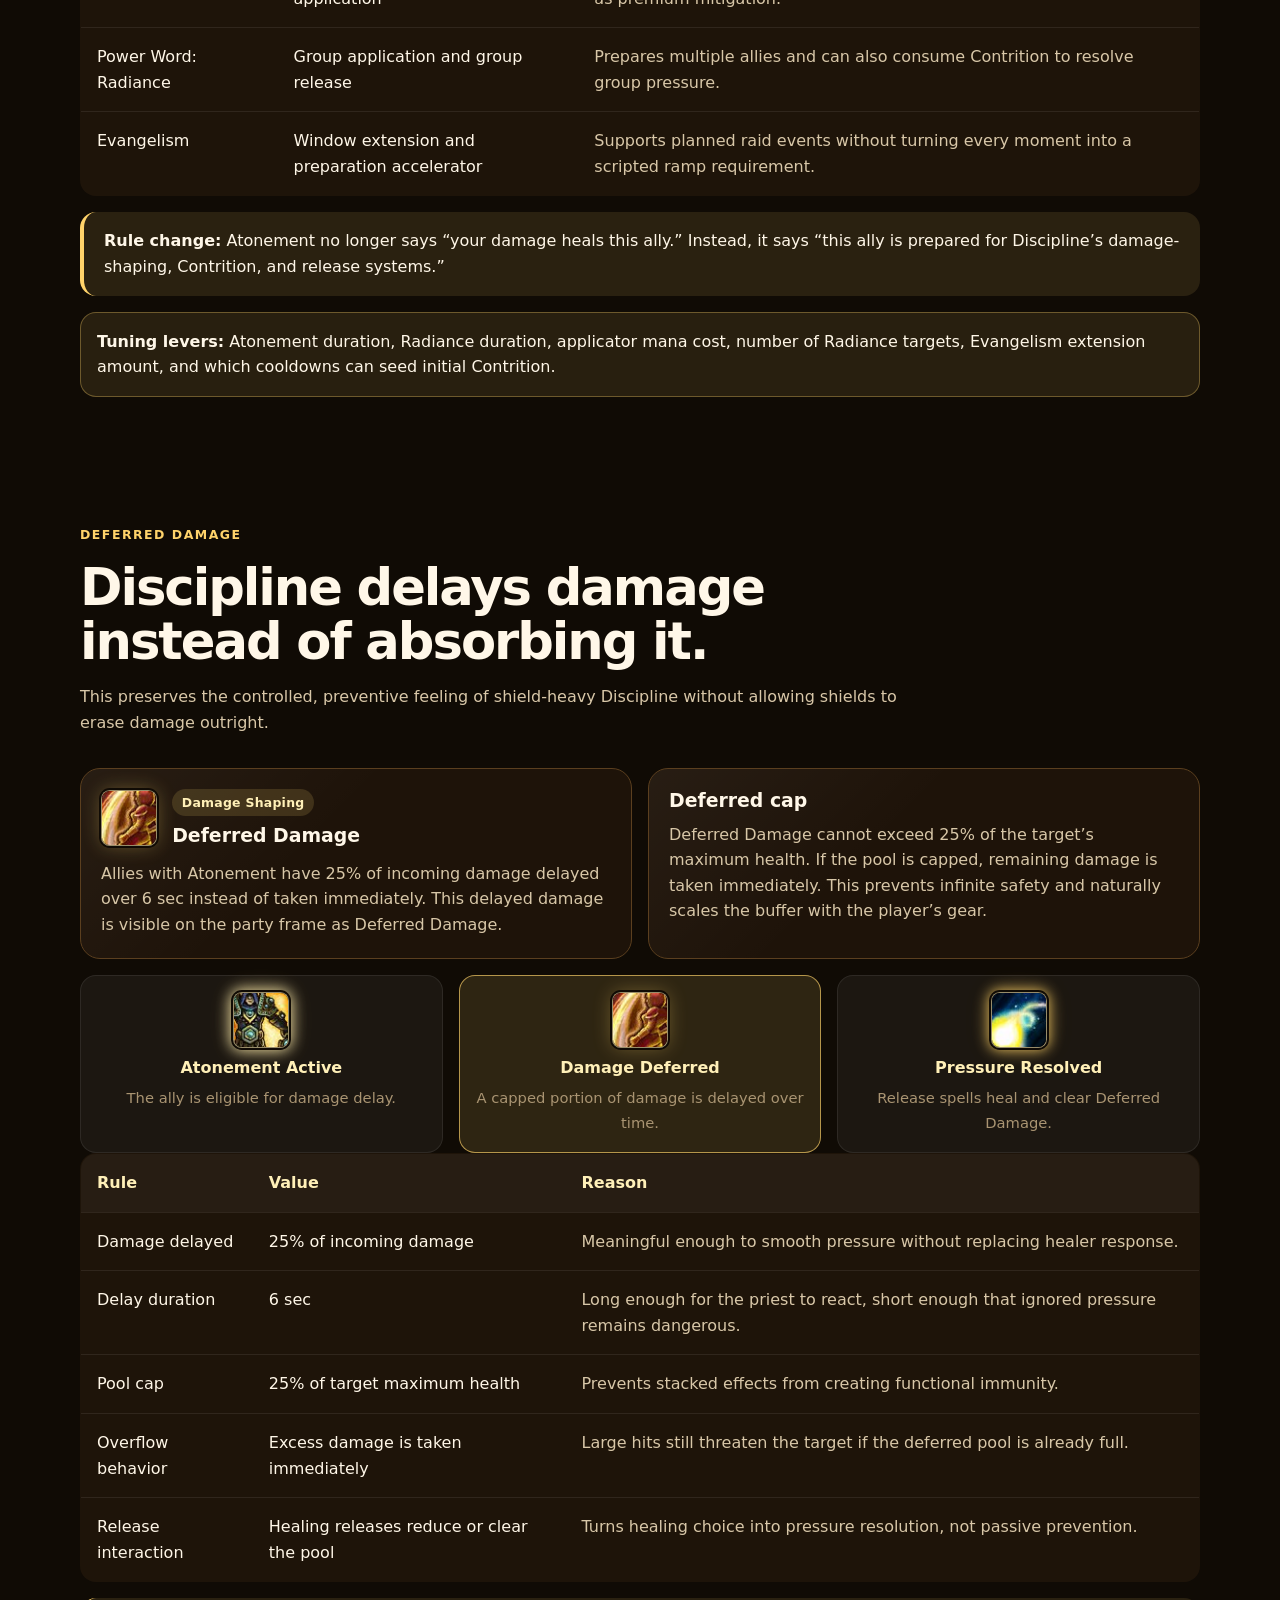
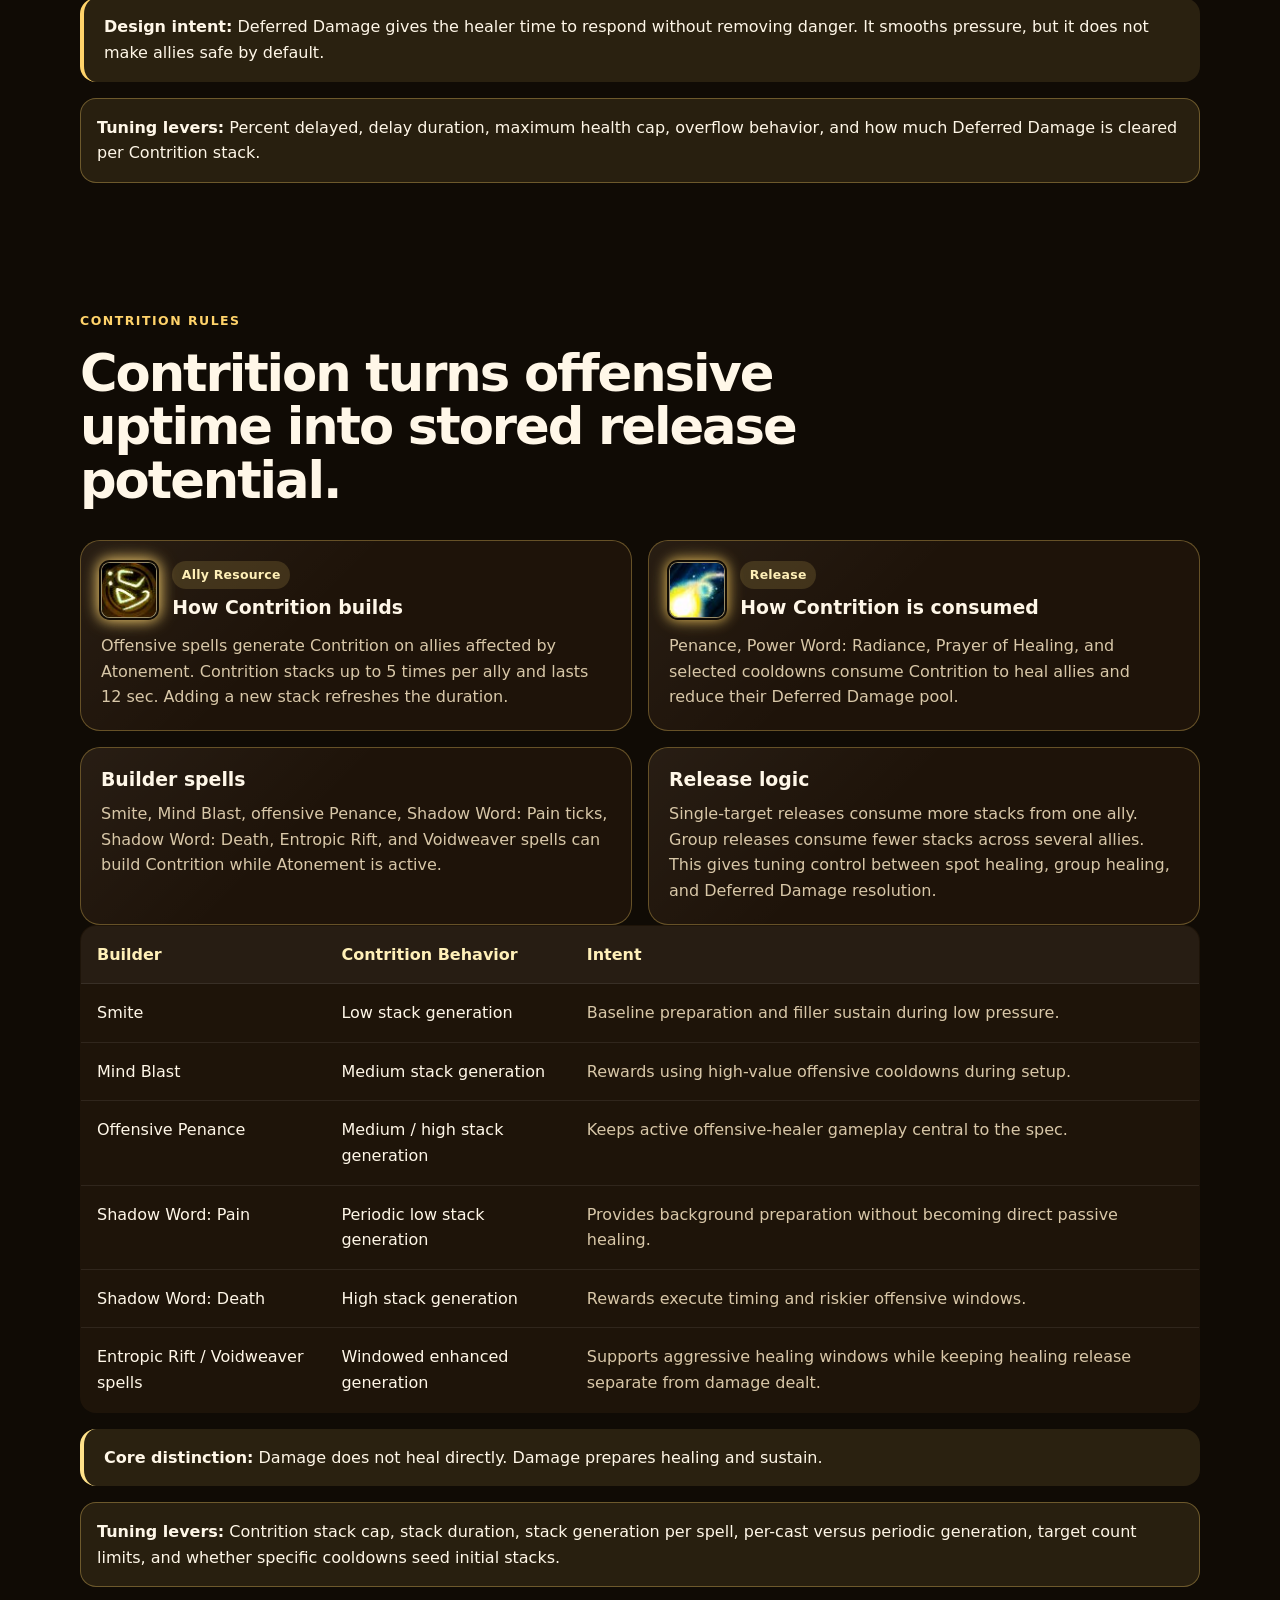
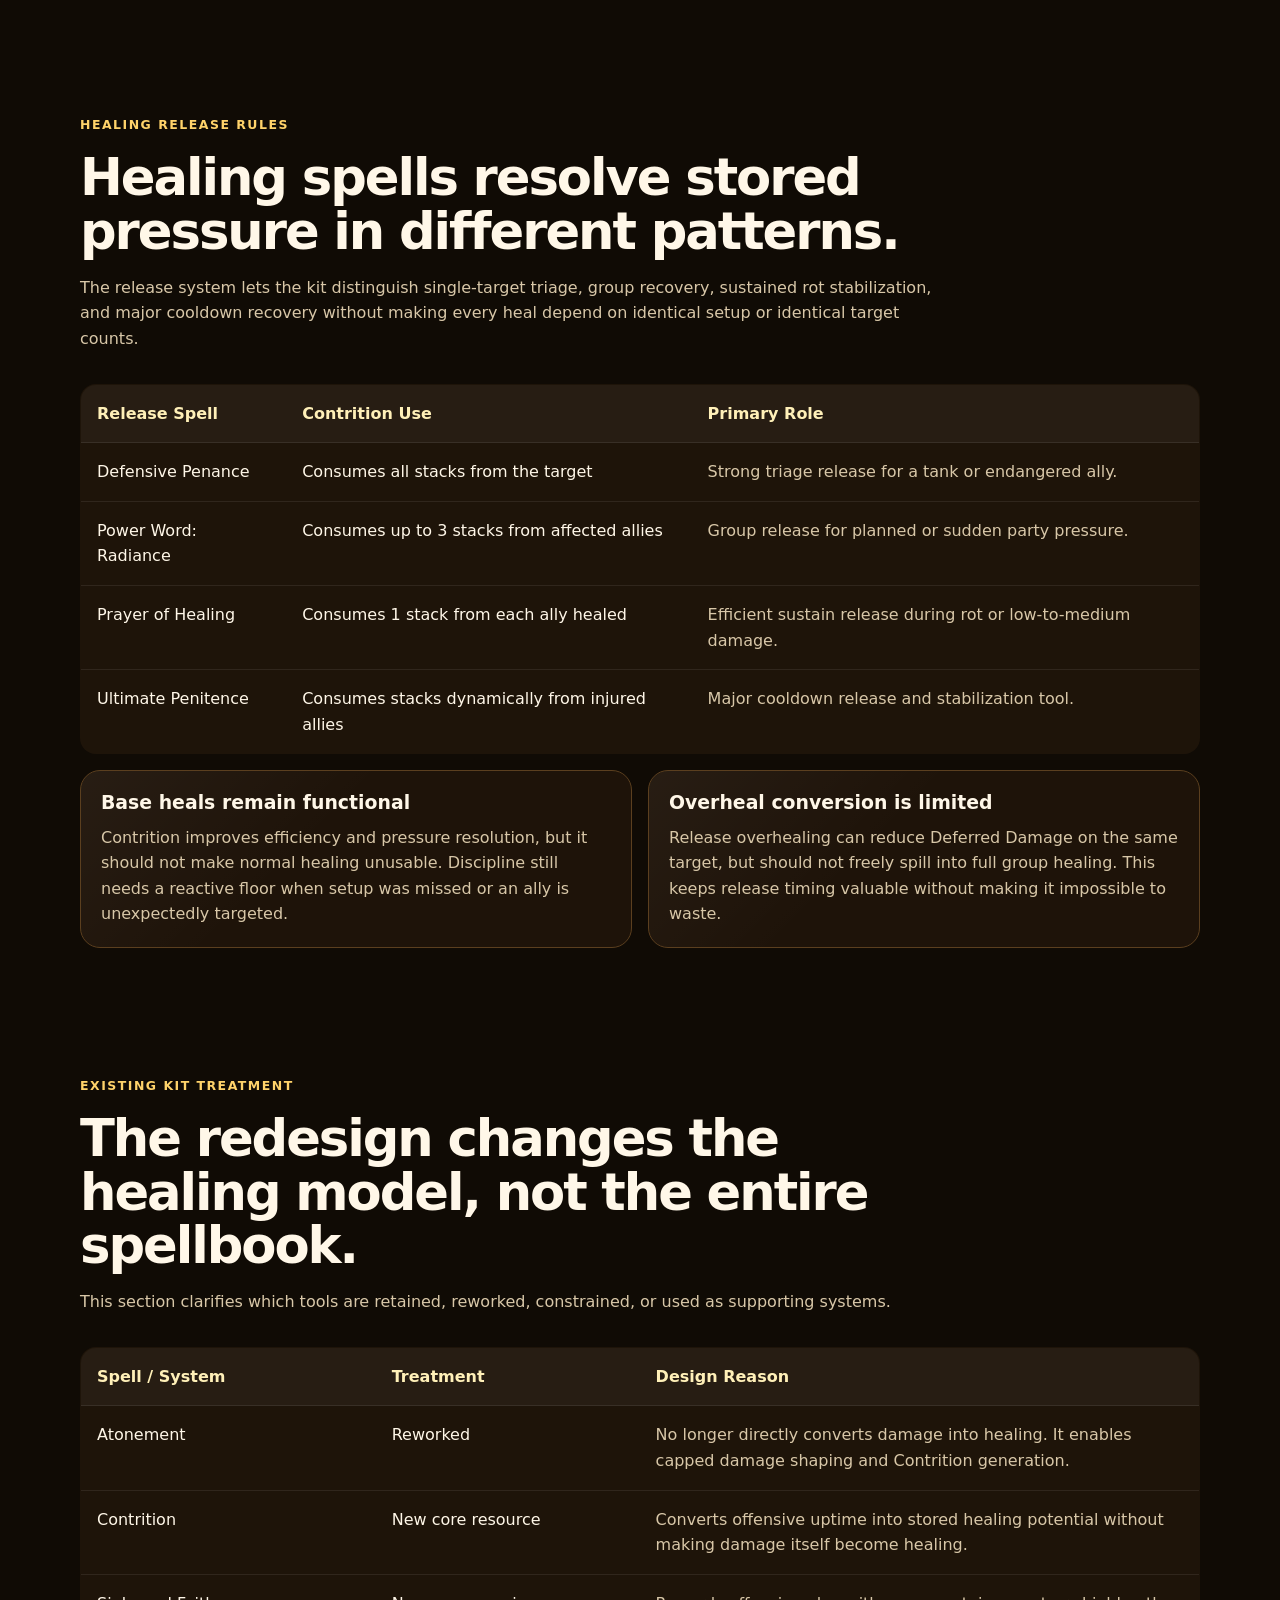
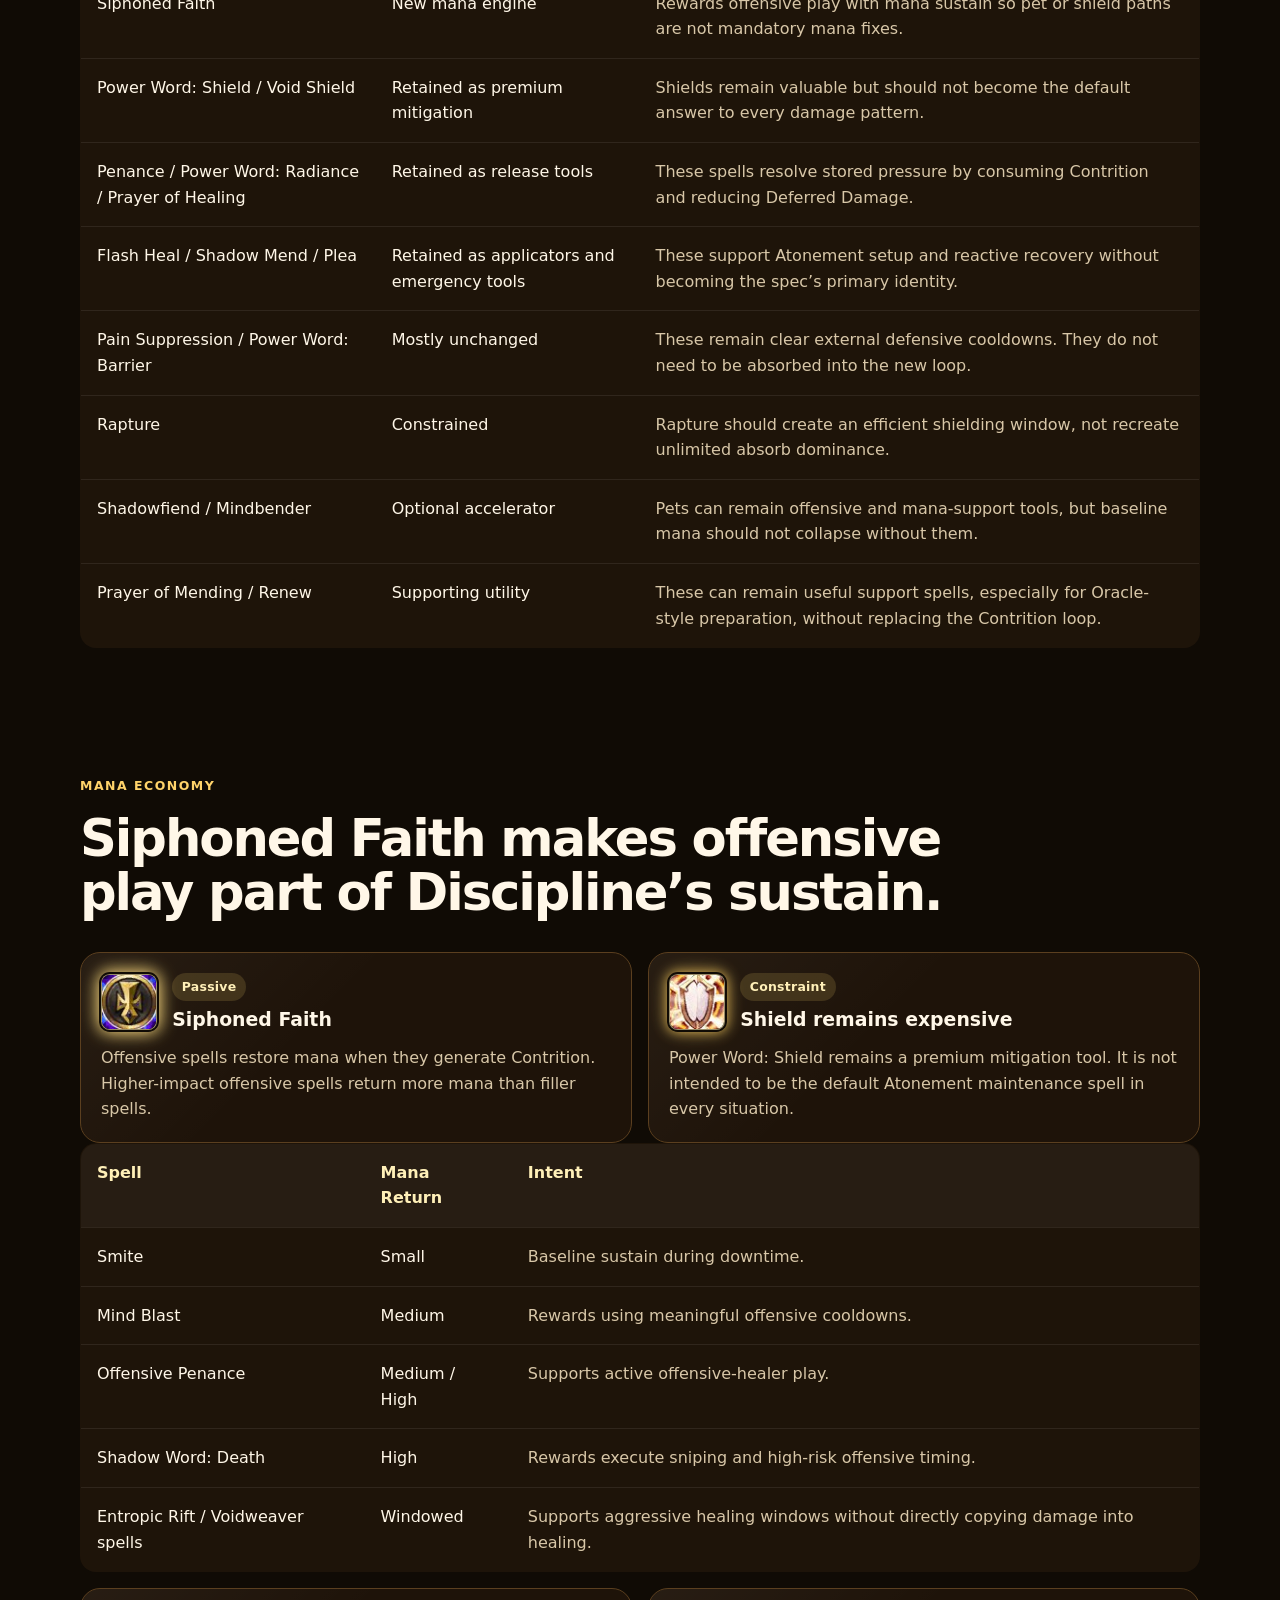
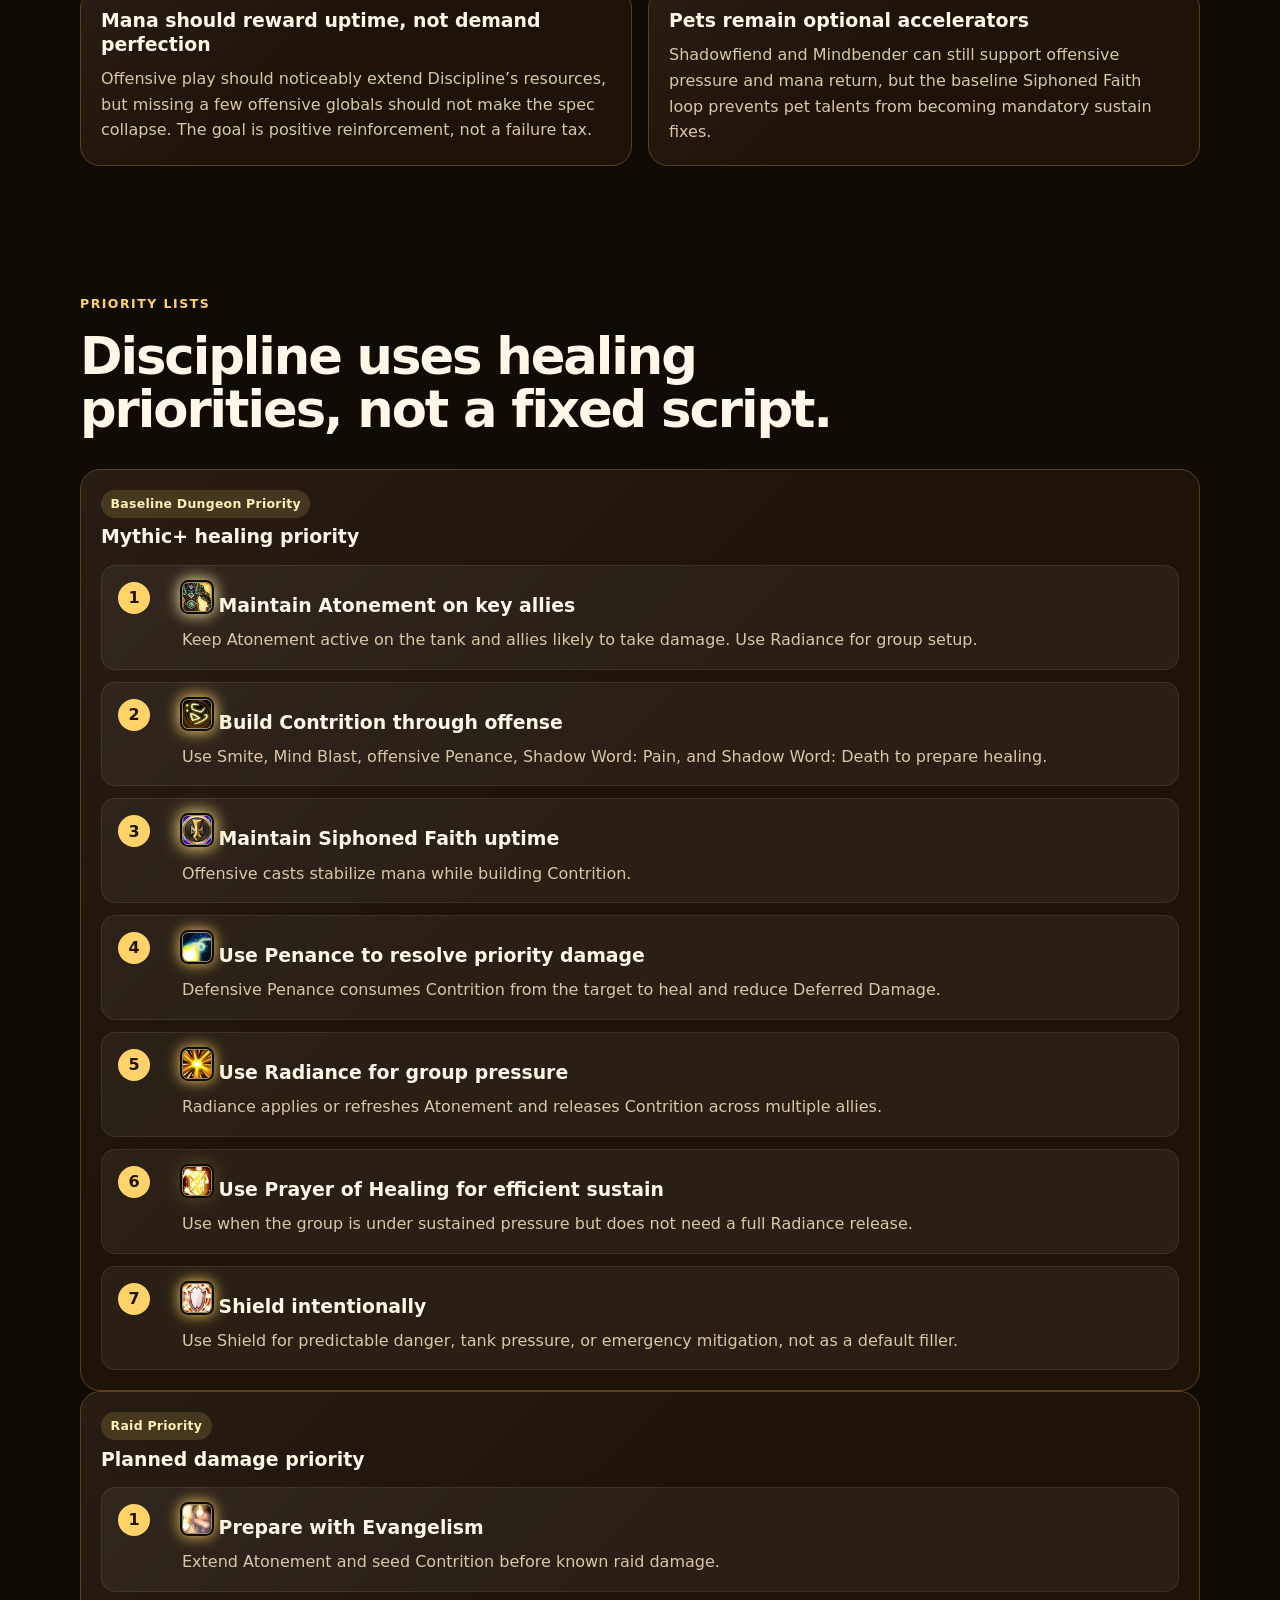
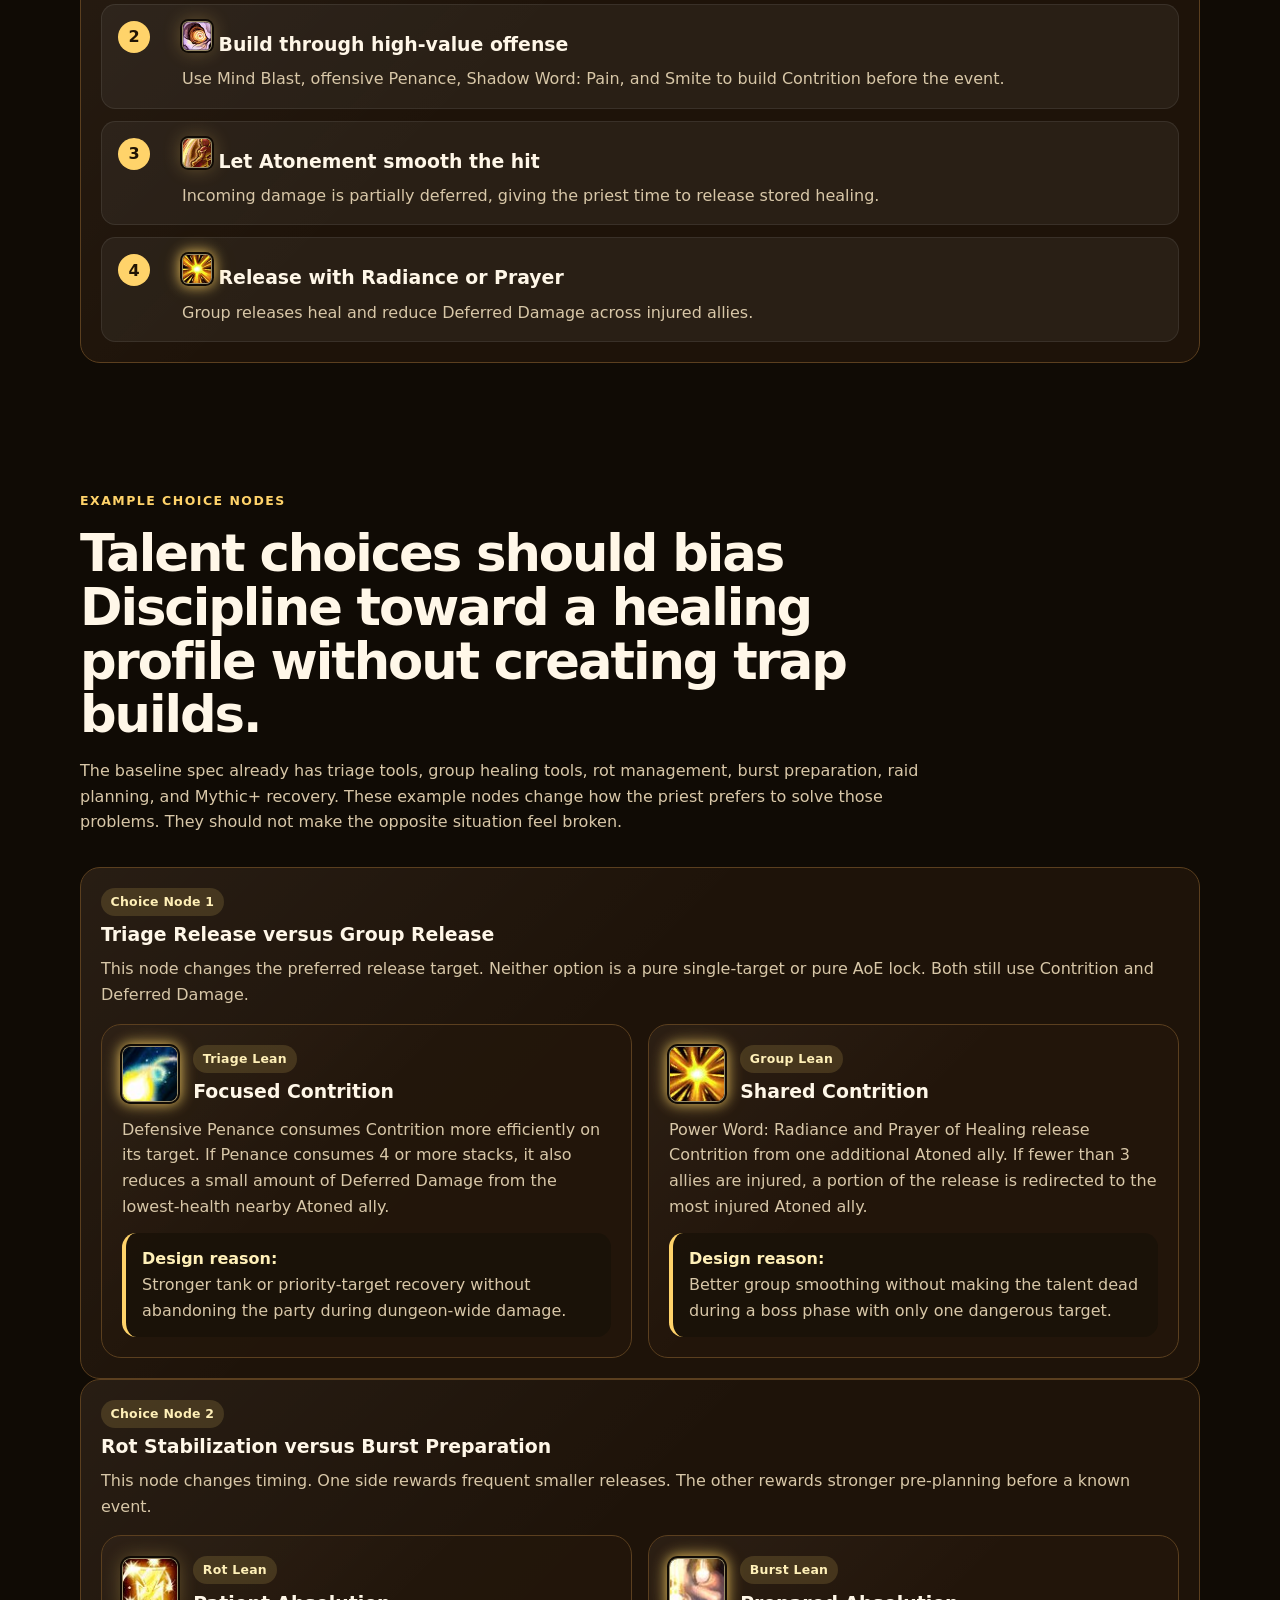
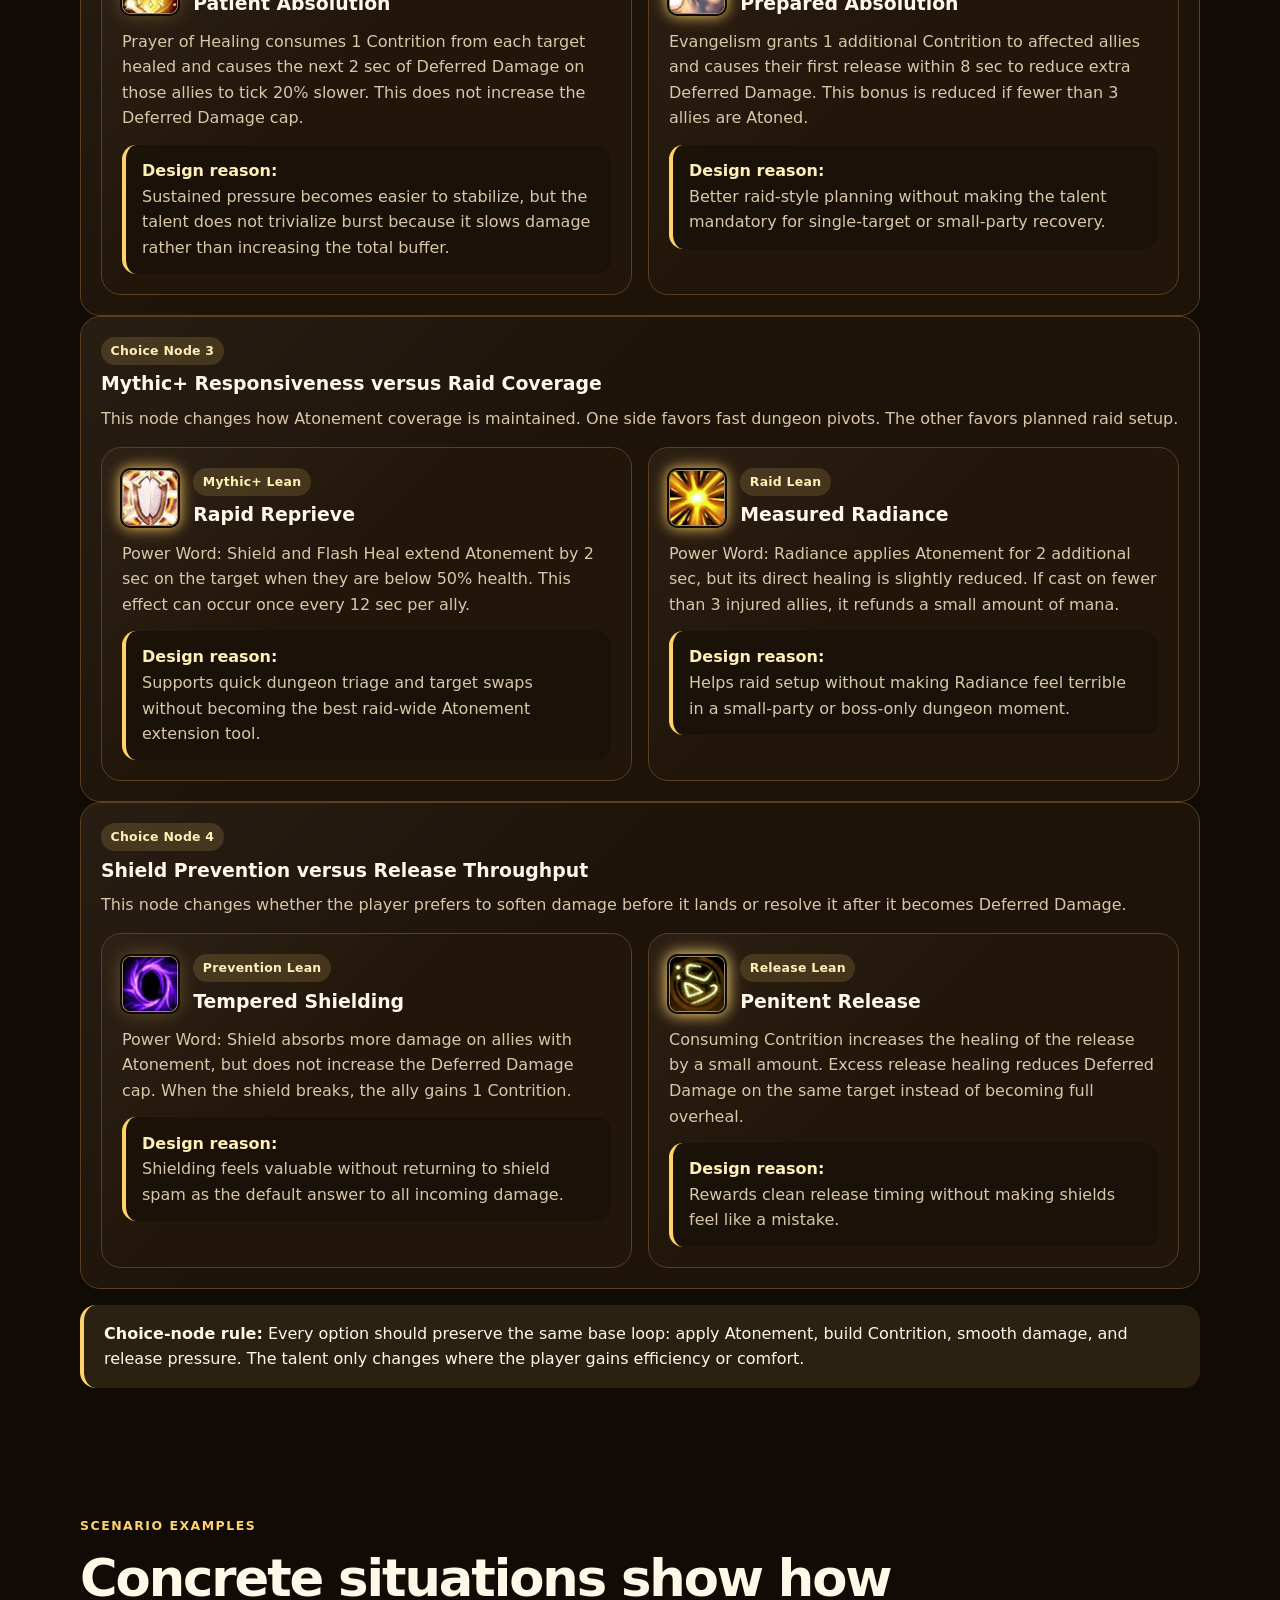
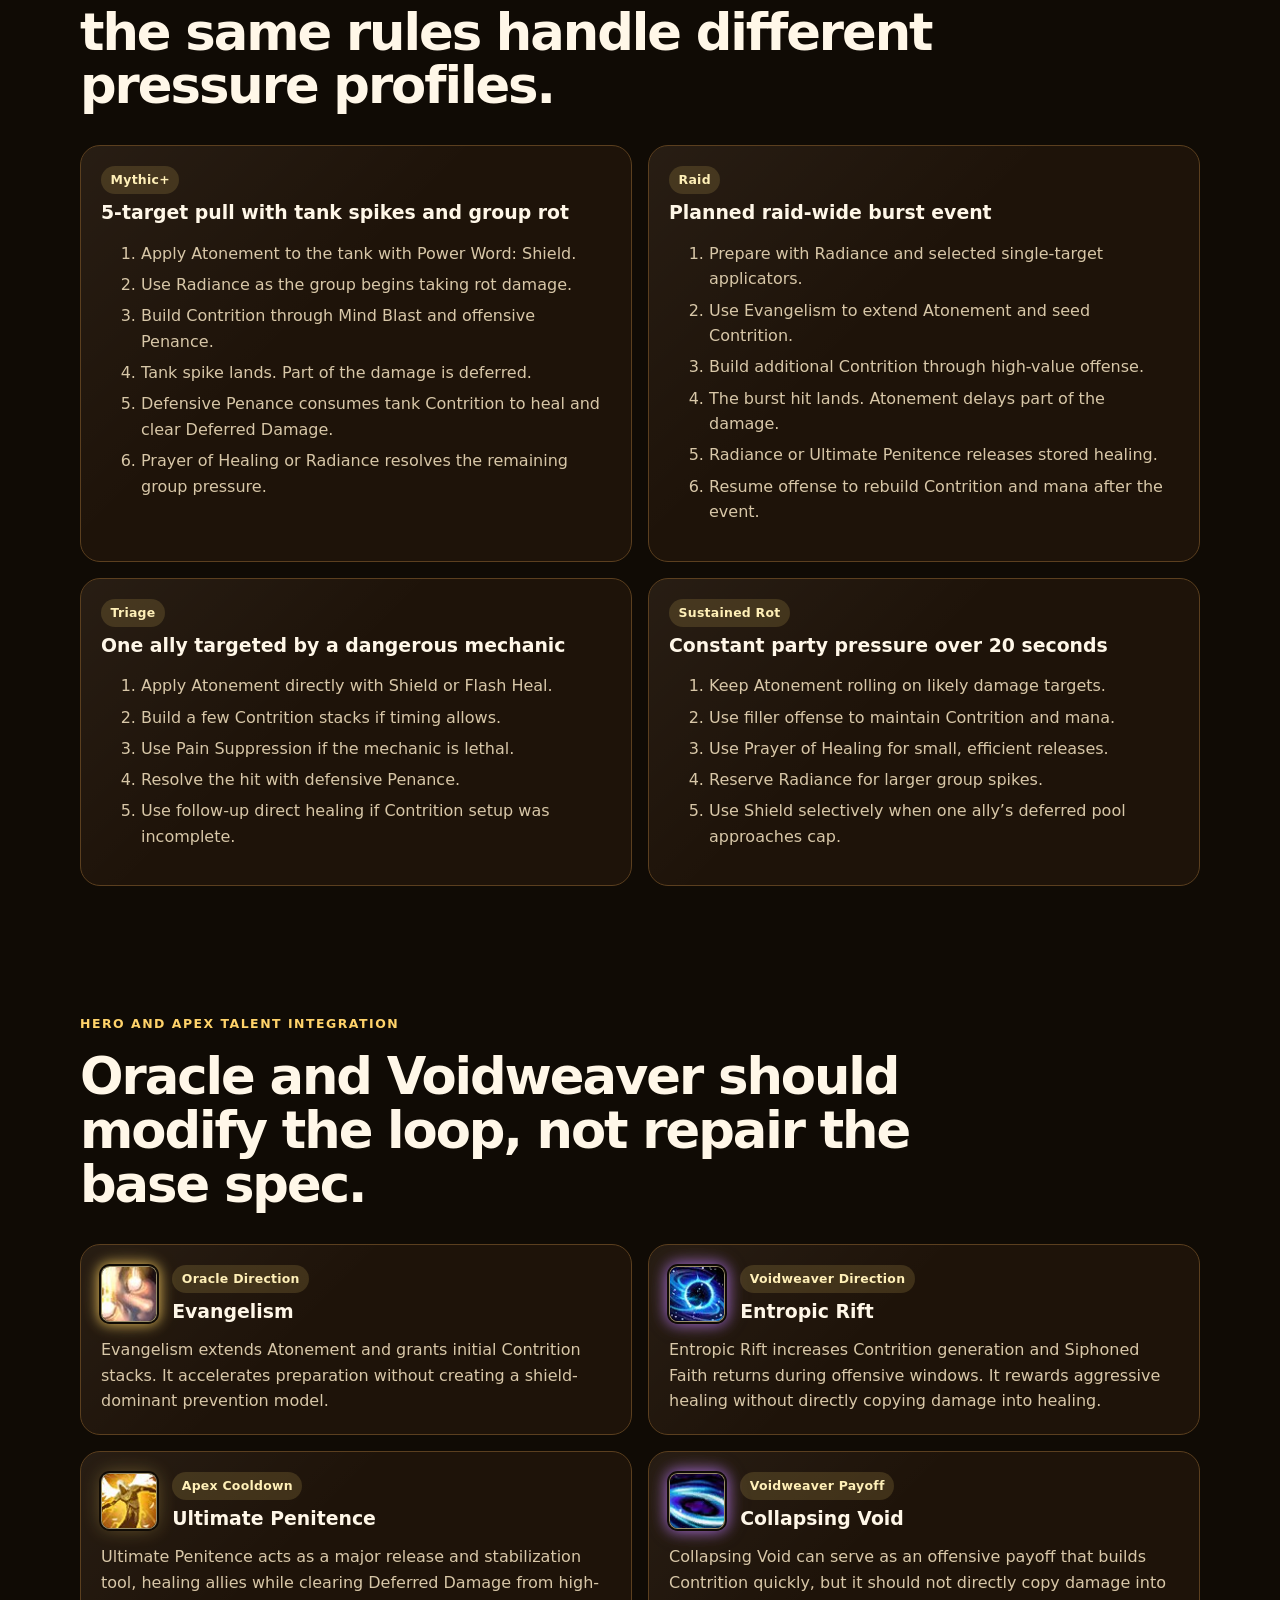
<file: priest/discipline/detailed.html>
<!doctype html>
<html lang="en">
  <head>
    <meta charset="UTF-8" />
    <meta name="viewport" content="width=device-width, initial-scale=1.0" />
    <meta
      name="description"
      content="Detailed system rules, tuning levers, timelines, talent examples, UI requirements, validation risks, and tooltip language for a Discipline Priest redesign concept."
    />
    <title>Discipline Priest Redesign | Detailed Design</title>
    <link rel="stylesheet" href="../styles.css" />
  </head>

  <body class="discipline-page detail-page">
    <header class="site-header">
      <nav class="page-shell nav">
        <a href="../index.html" class="brand">Priest Class Redesign</a>

        <div class="nav-links">
          <a href="../index.html">Priest Hub</a>
          <a href="index.html">Overview</a>
          <a href="#summary">Summary</a>
          <a href="#atonement">Systems</a>
          <a href="#priorities">Gameplay</a>
          <a href="#choice-nodes">Talents</a>
          <a href="#hero">Hero / Apex</a>
          <a href="#test-plan">Validation</a>
          <a href="#tooltips">Tooltips</a>
        </div>
      </nav>
    </header>

    <main class="page-shell section-block" id="top">
      <a href="../index.html" class="back-link">← Back to Priest hub</a>
      <a href="index.html" class="back-link">← Back to Discipline overview</a>

      <div class="eyebrow">Detailed Spec Design</div>
      <h1>Discipline System Rules</h1>

      <p class="hero-copy">
        This page defines the system rules behind Deferred Atonement,
        Contrition, Siphoned Faith, healing releases, talent direction, UI
        requirements, tuning levers, encounter examples, and how Discipline
        handles triage, group damage, rot, burst, Mythic+, and raid healing
        without direct damage-to-healing conversion.
      </p>

      <div class="note">
        <strong>Design target:</strong> Discipline remains an offensive healer,
        but damage no longer directly converts into healing. Damage builds
        healing potential, sustains mana, and prepares the priest to resolve
        incoming pressure through deliberate release spells.
      </div>

      <div class="note">
        <strong>Talent target:</strong> Choice nodes should lean Discipline
        toward a healing profile, not create a pass-or-fail build check. A
        dungeon-focused player should still answer boss damage. A raid-focused
        player should still answer triage. Talents change comfort, cadence, and
        efficiency, not baseline access to required healing patterns.
      </div>

      <section id="summary" class="section-block">
        <div class="section-header">
          <div class="eyebrow">Design Summary</div>
          <h2>
            The detailed systems preserve the overview’s core thesis: Discipline
            shapes damage, prepares healing, and releases pressure deliberately.
          </h2>
        </div>

        <div class="grid two">
          <article class="card">
            <h3>Problem</h3>
            <p class="muted">
              Direct Atonement healing makes Discipline difficult to tune. If
              damage is strong, healing becomes too strong. If healing is
              controlled, damage often feels weak or purely functional.
            </p>
          </article>

          <article class="card">
            <h3>Goal</h3>
            <p class="muted">
              Preserve offensive healer identity while separating damage,
              healing, and mana tuning so each system can be adjusted without
              breaking the others.
            </p>
          </article>

          <article class="card">
            <h3>Solution</h3>
            <p class="muted">
              Atonement delays a capped amount of incoming damage. Offensive
              spells build Contrition and restore mana. Healing spells release
              Contrition to heal and clear Deferred Damage.
            </p>
          </article>

          <article class="card">
            <h3>Resulting Playstyle</h3>
            <p class="muted">
              Discipline applies Atonement, attacks to prepare allies, smooths
              incoming damage, and chooses when to resolve pressure with
              Penance, Radiance, Prayer of Healing, Shield, or cooldowns.
            </p>
          </article>
        </div>

        <div class="callout">
          <strong>System contract:</strong> Atonement enables the system.
          Offense builds the resource. Incoming damage creates pressure. Healing
          releases resolve that pressure.
        </div>
      </section>

      <section id="system-map" class="section-block">
        <div class="section-header">
          <div class="eyebrow">System Relationship</div>
          <h2>The core loop is simple, but each state has strict rules.</h2>
        </div>

        <div class="diagram">
          <div class="target">
            <img
              class="ability-icon"
              src="../assets/atonement.jpg"
              alt="Atonement icon"
            />
            <b>Atonement</b>
            <span class="small"
              >Marks allies and enables capped damage shaping.</span
            >
          </div>

          <div class="target main">
            <img
              class="ability-icon"
              src="../assets/piety.jpg"
              alt="Contrition icon"
            />
            <b>Contrition</b>
            <span class="small">Stores healing potential through offense.</span>
          </div>

          <div class="target">
            <img
              class="ability-icon"
              src="../assets/holy_penance.jpg"
              alt="Penance icon"
            />
            <b>Release</b>
            <span class="small"
              >Consumes stacks to heal and clear pressure.</span
            >
          </div>
        </div>

        <div class="flow" aria-label="Discipline system flow">
          <span class="pill">
            <img class="mini-icon" src="../assets/atonement.jpg" alt="" />
            Apply Atonement
          </span>
          <span class="arrow">→</span>
          <span class="pill">
            <img class="mini-icon" src="../assets/piety.jpg" alt="" />
            Build Contrition
          </span>
          <span class="arrow">→</span>
          <span class="pill">
            <img class="mini-icon" src="../assets/clarity_of_will.jpg" alt="" />
            Defer Damage
          </span>
          <span class="arrow">→</span>
          <span class="pill">
            <img class="mini-icon" src="../assets/holy_penance.jpg" alt="" />
            Release Healing
          </span>
          <span class="arrow">→</span>
          <span class="pill">
            <img class="mini-icon" src="../assets/wisdom.jpg" alt="" />
            Sustain Mana
          </span>
        </div>
      </section>

      <section id="atonement" class="section-block">
        <div class="section-header">
          <div class="eyebrow">Atonement Rules</div>
          <h2>
            Atonement marks allies for damage shaping, not direct healing
            conversion.
          </h2>
        </div>

        <div class="grid two">
          <article class="card">
            <div class="ability-heading">
              <img
                class="ability-icon"
                src="../assets/atonement.jpg"
                alt="Atonement icon"
              />
              <div>
                <span class="tag">Ally State</span>
                <h3>Atonement</h3>
              </div>
            </div>

            <p class="muted">
              Atonement enables Discipline’s system on an ally. While active, a
              capped portion of incoming damage is delayed, and the ally can
              receive Contrition stacks from the priest’s offensive spells.
            </p>
          </article>

          <article class="card">
            <div class="ability-heading">
              <img
                class="ability-icon"
                src="../assets/power_word_radiance.jpg"
                alt="Radiance icon"
              />
              <div>
                <span class="tag">Application</span>
                <h3>How Atonement is applied</h3>
              </div>
            </div>

            <p class="muted">
              Atonement is applied through Power Word: Radiance, Power Word:
              Shield, Flash Heal, Shadow Mend, Plea, and selected cooldown
              interactions such as Evangelism.
            </p>
          </article>
        </div>

        <div class="grid two system-card-grid">
          <article class="card">
            <h3>Baseline duration</h3>
            <p class="muted">
              Atonement lasts 15 sec from normal applicators. Power Word:
              Radiance applies a shorter 12 sec Atonement to affected allies to
              keep raid and dungeon setup windows tunable.
            </p>
          </article>

          <article class="card">
            <h3>Applicator intent</h3>
            <p class="muted">
              Shield and direct heals are precise applicators. Radiance is the
              group applicator. Evangelism is the planned-window extender. The
              player should choose an applicator based on expected damage, not
              because one spell is always mathematically required.
            </p>
          </article>
        </div>

        <table class="comparison-table">
          <thead>
            <tr>
              <th>Applicator</th>
              <th>Atonement Role</th>
              <th>Design Intent</th>
            </tr>
          </thead>
          <tbody>
            <tr>
              <td>Power Word: Shield</td>
              <td>Precise single-target application</td>
              <td class="muted">
                Used for predictable danger, tank pressure, or emergency
                mitigation. Strong, but too expensive to become filler.
              </td>
            </tr>
            <tr>
              <td>Flash Heal / Shadow Mend</td>
              <td>Reactive single-target application</td>
              <td class="muted">
                Gives Discipline a direct recovery path when setup was missed or
                a single ally suddenly becomes unsafe.
              </td>
            </tr>
            <tr>
              <td>Plea</td>
              <td>Low-intensity maintenance application</td>
              <td class="muted">
                Useful for light preparation or downtime without competing with
                Shield as premium mitigation.
              </td>
            </tr>
            <tr>
              <td>Power Word: Radiance</td>
              <td>Group application and group release</td>
              <td class="muted">
                Prepares multiple allies and can also consume Contrition to
                resolve group pressure.
              </td>
            </tr>
            <tr>
              <td>Evangelism</td>
              <td>Window extension and preparation accelerator</td>
              <td class="muted">
                Supports planned raid events without turning every moment into a
                scripted ramp requirement.
              </td>
            </tr>
          </tbody>
        </table>

        <div class="callout">
          <strong>Rule change:</strong> Atonement no longer says “your damage
          heals this ally.” Instead, it says “this ally is prepared for
          Discipline’s damage-shaping, Contrition, and release systems.”
        </div>

        <div class="note">
          <strong>Tuning levers:</strong> Atonement duration, Radiance duration,
          applicator mana cost, number of Radiance targets, Evangelism extension
          amount, and which cooldowns can seed initial Contrition.
        </div>
      </section>

      <section id="deferred-damage" class="section-block">
        <div class="section-header">
          <div class="eyebrow">Deferred Damage</div>
          <h2>Discipline delays damage instead of absorbing it.</h2>
          <p class="muted">
            This preserves the controlled, preventive feeling of shield-heavy
            Discipline without allowing shields to erase damage outright.
          </p>
        </div>

        <div class="grid two">
          <article class="card">
            <div class="ability-heading">
              <img
                class="ability-icon"
                src="../assets/clarity_of_will.jpg"
                alt="Deferred Damage icon"
              />
              <div>
                <span class="tag">Damage Shaping</span>
                <h3>Deferred Damage</h3>
              </div>
            </div>

            <p class="muted">
              Allies with Atonement have 25% of incoming damage delayed over 6
              sec instead of taken immediately. This delayed damage is visible
              on the party frame as Deferred Damage.
            </p>
          </article>

          <article class="card">
            <h3>Deferred cap</h3>
            <p class="muted">
              Deferred Damage cannot exceed 25% of the target’s maximum health.
              If the pool is capped, remaining damage is taken immediately. This
              prevents infinite safety and naturally scales the buffer with the
              player’s gear.
            </p>
          </article>
        </div>

        <div class="diagram">
          <div class="target">
            <img
              class="ability-icon"
              src="../assets/atonement.jpg"
              alt="Atonement icon"
            />
            <b>Atonement Active</b>
            <span class="small">The ally is eligible for damage delay.</span>
          </div>

          <div class="target main">
            <img
              class="ability-icon"
              src="../assets/clarity_of_will.jpg"
              alt="Deferred Damage icon"
            />
            <b>Damage Deferred</b>
            <span class="small"
              >A capped portion of damage is delayed over time.</span
            >
          </div>

          <div class="target">
            <img
              class="ability-icon"
              src="../assets/holy_penance.jpg"
              alt="Penance icon"
            />
            <b>Pressure Resolved</b>
            <span class="small"
              >Release spells heal and clear Deferred Damage.</span
            >
          </div>
        </div>

        <table class="comparison-table">
          <thead>
            <tr>
              <th>Rule</th>
              <th>Value</th>
              <th>Reason</th>
            </tr>
          </thead>
          <tbody>
            <tr>
              <td>Damage delayed</td>
              <td>25% of incoming damage</td>
              <td class="muted">
                Meaningful enough to smooth pressure without replacing healer
                response.
              </td>
            </tr>
            <tr>
              <td>Delay duration</td>
              <td>6 sec</td>
              <td class="muted">
                Long enough for the priest to react, short enough that ignored
                pressure remains dangerous.
              </td>
            </tr>
            <tr>
              <td>Pool cap</td>
              <td>25% of target maximum health</td>
              <td class="muted">
                Prevents stacked effects from creating functional immunity.
              </td>
            </tr>
            <tr>
              <td>Overflow behavior</td>
              <td>Excess damage is taken immediately</td>
              <td class="muted">
                Large hits still threaten the target if the deferred pool is
                already full.
              </td>
            </tr>
            <tr>
              <td>Release interaction</td>
              <td>Healing releases reduce or clear the pool</td>
              <td class="muted">
                Turns healing choice into pressure resolution, not passive
                prevention.
              </td>
            </tr>
          </tbody>
        </table>

        <div class="callout">
          <strong>Design intent:</strong> Deferred Damage gives the healer time
          to respond without removing danger. It smooths pressure, but it does
          not make allies safe by default.
        </div>

        <div class="note">
          <strong>Tuning levers:</strong> Percent delayed, delay duration,
          maximum health cap, overflow behavior, and how much Deferred Damage is
          cleared per Contrition stack.
        </div>
      </section>

      <section id="contrition-rules" class="section-block">
        <div class="section-header">
          <div class="eyebrow">Contrition Rules</div>
          <h2>
            Contrition turns offensive uptime into stored release potential.
          </h2>
        </div>

        <div class="grid two">
          <article class="card">
            <div class="ability-heading">
              <img
                class="ability-icon"
                src="../assets/piety.jpg"
                alt="Contrition icon"
              />
              <div>
                <span class="tag">Ally Resource</span>
                <h3>How Contrition builds</h3>
              </div>
            </div>

            <p class="muted">
              Offensive spells generate Contrition on allies affected by
              Atonement. Contrition stacks up to 5 times per ally and lasts 12
              sec. Adding a new stack refreshes the duration.
            </p>
          </article>

          <article class="card">
            <div class="ability-heading">
              <img
                class="ability-icon"
                src="../assets/holy_penance.jpg"
                alt="Penance icon"
              />
              <div>
                <span class="tag">Release</span>
                <h3>How Contrition is consumed</h3>
              </div>
            </div>

            <p class="muted">
              Penance, Power Word: Radiance, Prayer of Healing, and selected
              cooldowns consume Contrition to heal allies and reduce their
              Deferred Damage pool.
            </p>
          </article>
        </div>

        <div class="grid two system-card-grid">
          <article class="card">
            <h3>Builder spells</h3>
            <p class="muted">
              Smite, Mind Blast, offensive Penance, Shadow Word: Pain ticks,
              Shadow Word: Death, Entropic Rift, and Voidweaver spells can build
              Contrition while Atonement is active.
            </p>
          </article>

          <article class="card">
            <h3>Release logic</h3>
            <p class="muted">
              Single-target releases consume more stacks from one ally. Group
              releases consume fewer stacks across several allies. This gives
              tuning control between spot healing, group healing, and Deferred
              Damage resolution.
            </p>
          </article>
        </div>

        <table class="comparison-table">
          <thead>
            <tr>
              <th>Builder</th>
              <th>Contrition Behavior</th>
              <th>Intent</th>
            </tr>
          </thead>
          <tbody>
            <tr>
              <td>Smite</td>
              <td>Low stack generation</td>
              <td class="muted">
                Baseline preparation and filler sustain during low pressure.
              </td>
            </tr>
            <tr>
              <td>Mind Blast</td>
              <td>Medium stack generation</td>
              <td class="muted">
                Rewards using high-value offensive cooldowns during setup.
              </td>
            </tr>
            <tr>
              <td>Offensive Penance</td>
              <td>Medium / high stack generation</td>
              <td class="muted">
                Keeps active offensive-healer gameplay central to the spec.
              </td>
            </tr>
            <tr>
              <td>Shadow Word: Pain</td>
              <td>Periodic low stack generation</td>
              <td class="muted">
                Provides background preparation without becoming direct passive
                healing.
              </td>
            </tr>
            <tr>
              <td>Shadow Word: Death</td>
              <td>High stack generation</td>
              <td class="muted">
                Rewards execute timing and riskier offensive windows.
              </td>
            </tr>
            <tr>
              <td>Entropic Rift / Voidweaver spells</td>
              <td>Windowed enhanced generation</td>
              <td class="muted">
                Supports aggressive healing windows while keeping healing
                release separate from damage dealt.
              </td>
            </tr>
          </tbody>
        </table>

        <div class="callout">
          <strong>Core distinction:</strong> Damage does not heal directly.
          Damage prepares healing and sustain.
        </div>

        <div class="note">
          <strong>Tuning levers:</strong> Contrition stack cap, stack duration,
          stack generation per spell, per-cast versus periodic generation,
          target count limits, and whether specific cooldowns seed initial
          stacks.
        </div>
      </section>

      <section id="release-rules" class="section-block">
        <div class="section-header">
          <div class="eyebrow">Healing Release Rules</div>
          <h2>Healing spells resolve stored pressure in different patterns.</h2>
          <p class="muted">
            The release system lets the kit distinguish single-target triage,
            group recovery, sustained rot stabilization, and major cooldown
            recovery without making every heal depend on identical setup or
            identical target counts.
          </p>
        </div>

        <table class="comparison-table">
          <thead>
            <tr>
              <th>Release Spell</th>
              <th>Contrition Use</th>
              <th>Primary Role</th>
            </tr>
          </thead>
          <tbody>
            <tr>
              <td>Defensive Penance</td>
              <td>Consumes all stacks from the target</td>
              <td class="muted">
                Strong triage release for a tank or endangered ally.
              </td>
            </tr>
            <tr>
              <td>Power Word: Radiance</td>
              <td>Consumes up to 3 stacks from affected allies</td>
              <td class="muted">
                Group release for planned or sudden party pressure.
              </td>
            </tr>
            <tr>
              <td>Prayer of Healing</td>
              <td>Consumes 1 stack from each ally healed</td>
              <td class="muted">
                Efficient sustain release during rot or low-to-medium damage.
              </td>
            </tr>
            <tr>
              <td>Ultimate Penitence</td>
              <td>Consumes stacks dynamically from injured allies</td>
              <td class="muted">
                Major cooldown release and stabilization tool.
              </td>
            </tr>
          </tbody>
        </table>

        <div class="grid two system-card-grid">
          <article class="card">
            <h3>Base heals remain functional</h3>
            <p class="muted">
              Contrition improves efficiency and pressure resolution, but it
              should not make normal healing unusable. Discipline still needs a
              reactive floor when setup was missed or an ally is unexpectedly
              targeted.
            </p>
          </article>

          <article class="card">
            <h3>Overheal conversion is limited</h3>
            <p class="muted">
              Release overhealing can reduce Deferred Damage on the same target,
              but should not freely spill into full group healing. This keeps
              release timing valuable without making it impossible to waste.
            </p>
          </article>
        </div>
      </section>

      <section id="kit-treatment" class="section-block">
        <div class="section-header">
          <div class="eyebrow">Existing Kit Treatment</div>
          <h2>
            The redesign changes the healing model, not the entire spellbook.
          </h2>
          <p class="muted">
            This section clarifies which tools are retained, reworked,
            constrained, or used as supporting systems.
          </p>
        </div>

        <table class="comparison-table">
          <thead>
            <tr>
              <th>Spell / System</th>
              <th>Treatment</th>
              <th>Design Reason</th>
            </tr>
          </thead>

          <tbody>
            <tr>
              <td>Atonement</td>
              <td>Reworked</td>
              <td class="muted">
                No longer directly converts damage into healing. It enables
                capped damage shaping and Contrition generation.
              </td>
            </tr>

            <tr>
              <td>Contrition</td>
              <td>New core resource</td>
              <td class="muted">
                Converts offensive uptime into stored healing potential without
                making damage itself become healing.
              </td>
            </tr>

            <tr>
              <td>Siphoned Faith</td>
              <td>New mana engine</td>
              <td class="muted">
                Rewards offensive play with mana sustain so pet or shield paths
                are not mandatory mana fixes.
              </td>
            </tr>

            <tr>
              <td>Power Word: Shield / Void Shield</td>
              <td>Retained as premium mitigation</td>
              <td class="muted">
                Shields remain valuable but should not become the default answer
                to every damage pattern.
              </td>
            </tr>

            <tr>
              <td>Penance / Power Word: Radiance / Prayer of Healing</td>
              <td>Retained as release tools</td>
              <td class="muted">
                These spells resolve stored pressure by consuming Contrition and
                reducing Deferred Damage.
              </td>
            </tr>

            <tr>
              <td>Flash Heal / Shadow Mend / Plea</td>
              <td>Retained as applicators and emergency tools</td>
              <td class="muted">
                These support Atonement setup and reactive recovery without
                becoming the spec’s primary identity.
              </td>
            </tr>

            <tr>
              <td>Pain Suppression / Power Word: Barrier</td>
              <td>Mostly unchanged</td>
              <td class="muted">
                These remain clear external defensive cooldowns. They do not
                need to be absorbed into the new loop.
              </td>
            </tr>

            <tr>
              <td>Rapture</td>
              <td>Constrained</td>
              <td class="muted">
                Rapture should create an efficient shielding window, not
                recreate unlimited absorb dominance.
              </td>
            </tr>

            <tr>
              <td>Shadowfiend / Mindbender</td>
              <td>Optional accelerator</td>
              <td class="muted">
                Pets can remain offensive and mana-support tools, but baseline
                mana should not collapse without them.
              </td>
            </tr>

            <tr>
              <td>Prayer of Mending / Renew</td>
              <td>Supporting utility</td>
              <td class="muted">
                These can remain useful support spells, especially for
                Oracle-style preparation, without replacing the Contrition loop.
              </td>
            </tr>
          </tbody>
        </table>
      </section>

      <section id="mana-economy" class="section-block">
        <div class="section-header">
          <div class="eyebrow">Mana Economy</div>
          <h2>
            Siphoned Faith makes offensive play part of Discipline’s sustain.
          </h2>
        </div>

        <div class="grid two">
          <article class="card">
            <div class="ability-heading">
              <img
                class="ability-icon"
                src="../assets/wisdom.jpg"
                alt="Siphoned Faith icon"
              />
              <div>
                <span class="tag">Passive</span>
                <h3>Siphoned Faith</h3>
              </div>
            </div>

            <p class="muted">
              Offensive spells restore mana when they generate Contrition.
              Higher-impact offensive spells return more mana than filler
              spells.
            </p>
          </article>

          <article class="card">
            <div class="ability-heading">
              <img
                class="ability-icon"
                src="../assets/power_word_shield.jpg"
                alt="Power Word Shield icon"
              />
              <div>
                <span class="tag">Constraint</span>
                <h3>Shield remains expensive</h3>
              </div>
            </div>

            <p class="muted">
              Power Word: Shield remains a premium mitigation tool. It is not
              intended to be the default Atonement maintenance spell in every
              situation.
            </p>
          </article>
        </div>

        <table class="comparison-table">
          <thead>
            <tr>
              <th>Spell</th>
              <th>Mana Return</th>
              <th>Intent</th>
            </tr>
          </thead>

          <tbody>
            <tr>
              <td>Smite</td>
              <td>Small</td>
              <td class="muted">Baseline sustain during downtime.</td>
            </tr>

            <tr>
              <td>Mind Blast</td>
              <td>Medium</td>
              <td class="muted">
                Rewards using meaningful offensive cooldowns.
              </td>
            </tr>

            <tr>
              <td>Offensive Penance</td>
              <td>Medium / High</td>
              <td class="muted">Supports active offensive-healer play.</td>
            </tr>

            <tr>
              <td>Shadow Word: Death</td>
              <td>High</td>
              <td class="muted">
                Rewards execute sniping and high-risk offensive timing.
              </td>
            </tr>

            <tr>
              <td>Entropic Rift / Voidweaver spells</td>
              <td>Windowed</td>
              <td class="muted">
                Supports aggressive healing windows without directly copying
                damage into healing.
              </td>
            </tr>
          </tbody>
        </table>

        <div class="grid two system-card-grid">
          <article class="card">
            <h3>Mana should reward uptime, not demand perfection</h3>
            <p class="muted">
              Offensive play should noticeably extend Discipline’s resources,
              but missing a few offensive globals should not make the spec
              collapse. The goal is positive reinforcement, not a failure tax.
            </p>
          </article>

          <article class="card">
            <h3>Pets remain optional accelerators</h3>
            <p class="muted">
              Shadowfiend and Mindbender can still support offensive pressure
              and mana return, but the baseline Siphoned Faith loop prevents pet
              talents from becoming mandatory sustain fixes.
            </p>
          </article>
        </div>
      </section>

      <section id="priorities" class="section-block">
        <div class="section-header">
          <div class="eyebrow">Priority Lists</div>
          <h2>Discipline uses healing priorities, not a fixed script.</h2>
        </div>

        <article class="card">
          <span class="tag">Baseline Dungeon Priority</span>
          <h3>Mythic+ healing priority</h3>

          <div class="priority">
            <div class="prio">
              <div>
                <h3>
                  <img class="mini-icon" src="../assets/atonement.jpg" alt="" />
                  Maintain Atonement on key allies
                </h3>
                <p class="muted">
                  Keep Atonement active on the tank and allies likely to take
                  damage. Use Radiance for group setup.
                </p>
              </div>
            </div>

            <div class="prio">
              <div>
                <h3>
                  <img class="mini-icon" src="../assets/piety.jpg" alt="" />
                  Build Contrition through offense
                </h3>
                <p class="muted">
                  Use Smite, Mind Blast, offensive Penance, Shadow Word: Pain,
                  and Shadow Word: Death to prepare healing.
                </p>
              </div>
            </div>

            <div class="prio">
              <div>
                <h3>
                  <img class="mini-icon" src="../assets/wisdom.jpg" alt="" />
                  Maintain Siphoned Faith uptime
                </h3>
                <p class="muted">
                  Offensive casts stabilize mana while building Contrition.
                </p>
              </div>
            </div>

            <div class="prio">
              <div>
                <h3>
                  <img
                    class="mini-icon"
                    src="../assets/holy_penance.jpg"
                    alt=""
                  />
                  Use Penance to resolve priority damage
                </h3>
                <p class="muted">
                  Defensive Penance consumes Contrition from the target to heal
                  and reduce Deferred Damage.
                </p>
              </div>
            </div>

            <div class="prio">
              <div>
                <h3>
                  <img
                    class="mini-icon"
                    src="../assets/power_word_radiance.jpg"
                    alt=""
                  />
                  Use Radiance for group pressure
                </h3>
                <p class="muted">
                  Radiance applies or refreshes Atonement and releases
                  Contrition across multiple allies.
                </p>
              </div>
            </div>

            <div class="prio">
              <div>
                <h3>
                  <img
                    class="mini-icon"
                    src="../assets/prayer_of_healing.jpg"
                    alt=""
                  />
                  Use Prayer of Healing for efficient sustain
                </h3>
                <p class="muted">
                  Use when the group is under sustained pressure but does not
                  need a full Radiance release.
                </p>
              </div>
            </div>

            <div class="prio">
              <div>
                <h3>
                  <img
                    class="mini-icon"
                    src="../assets/power_word_shield.jpg"
                    alt=""
                  />
                  Shield intentionally
                </h3>
                <p class="muted">
                  Use Shield for predictable danger, tank pressure, or emergency
                  mitigation, not as a default filler.
                </p>
              </div>
            </div>
          </div>
        </article>

        <article class="card">
          <span class="tag">Raid Priority</span>
          <h3>Planned damage priority</h3>

          <div class="priority">
            <div class="prio">
              <div>
                <h3>
                  <img
                    class="mini-icon"
                    src="../assets/evangelism.jpg"
                    alt=""
                  />
                  Prepare with Evangelism
                </h3>
                <p class="muted">
                  Extend Atonement and seed Contrition before known raid damage.
                </p>
              </div>
            </div>

            <div class="prio">
              <div>
                <h3>
                  <img
                    class="mini-icon"
                    src="../assets/mind_blast.jpg"
                    alt=""
                  />
                  Build through high-value offense
                </h3>
                <p class="muted">
                  Use Mind Blast, offensive Penance, Shadow Word: Pain, and
                  Smite to build Contrition before the event.
                </p>
              </div>
            </div>

            <div class="prio">
              <div>
                <h3>
                  <img
                    class="mini-icon"
                    src="../assets/clarity_of_will.jpg"
                    alt=""
                  />
                  Let Atonement smooth the hit
                </h3>
                <p class="muted">
                  Incoming damage is partially deferred, giving the priest time
                  to release stored healing.
                </p>
              </div>
            </div>

            <div class="prio">
              <div>
                <h3>
                  <img
                    class="mini-icon"
                    src="../assets/power_word_radiance.jpg"
                    alt=""
                  />
                  Release with Radiance or Prayer
                </h3>
                <p class="muted">
                  Group releases heal and reduce Deferred Damage across injured
                  allies.
                </p>
              </div>
            </div>
          </div>
        </article>
      </section>

      <section id="choice-nodes" class="section-block">
        <div class="section-header">
          <div class="eyebrow">Example Choice Nodes</div>
          <h2>
            Talent choices should bias Discipline toward a healing profile
            without creating trap builds.
          </h2>
          <p class="muted">
            The baseline spec already has triage tools, group healing tools, rot
            management, burst preparation, raid planning, and Mythic+ recovery.
            These example nodes change how the priest prefers to solve those
            problems. They should not make the opposite situation feel broken.
          </p>
        </div>

        <article class="card">
          <span class="tag">Choice Node 1</span>
          <h3>Triage Release versus Group Release</h3>
          <p class="muted">
            This node changes the preferred release target. Neither option is a
            pure single-target or pure AoE lock. Both still use Contrition and
            Deferred Damage.
          </p>

          <div class="grid two system-card-grid">
            <article class="card">
              <div class="ability-heading">
                <img
                  class="ability-icon"
                  src="../assets/holy_penance.jpg"
                  alt="Penance icon"
                />
                <div>
                  <span class="tag">Triage Lean</span>
                  <h3>Focused Contrition</h3>
                </div>
              </div>

              <p class="muted">
                Defensive Penance consumes Contrition more efficiently on its
                target. If Penance consumes 4 or more stacks, it also reduces a
                small amount of Deferred Damage from the lowest-health nearby
                Atoned ally.
              </p>

              <div class="tooltip">
                <strong>Design reason:</strong><br />
                Stronger tank or priority-target recovery without abandoning the
                party during dungeon-wide damage.
              </div>
            </article>

            <article class="card">
              <div class="ability-heading">
                <img
                  class="ability-icon"
                  src="../assets/power_word_radiance.jpg"
                  alt="Radiance icon"
                />
                <div>
                  <span class="tag">Group Lean</span>
                  <h3>Shared Contrition</h3>
                </div>
              </div>

              <p class="muted">
                Power Word: Radiance and Prayer of Healing release Contrition
                from one additional Atoned ally. If fewer than 3 allies are
                injured, a portion of the release is redirected to the most
                injured Atoned ally.
              </p>

              <div class="tooltip">
                <strong>Design reason:</strong><br />
                Better group smoothing without making the talent dead during a
                boss phase with only one dangerous target.
              </div>
            </article>
          </div>
        </article>

        <article class="card">
          <span class="tag">Choice Node 2</span>
          <h3>Rot Stabilization versus Burst Preparation</h3>
          <p class="muted">
            This node changes timing. One side rewards frequent smaller
            releases. The other rewards stronger pre-planning before a known
            event.
          </p>

          <div class="grid two system-card-grid">
            <article class="card">
              <div class="ability-heading">
                <img
                  class="ability-icon"
                  src="../assets/prayer_of_healing.jpg"
                  alt="Prayer of Healing icon"
                />
                <div>
                  <span class="tag">Rot Lean</span>
                  <h3>Patient Absolution</h3>
                </div>
              </div>

              <p class="muted">
                Prayer of Healing consumes 1 Contrition from each target healed
                and causes the next 2 sec of Deferred Damage on those allies to
                tick 20% slower. This does not increase the Deferred Damage cap.
              </p>

              <div class="tooltip">
                <strong>Design reason:</strong><br />
                Sustained pressure becomes easier to stabilize, but the talent
                does not trivialize burst because it slows damage rather than
                increasing the total buffer.
              </div>
            </article>

            <article class="card">
              <div class="ability-heading">
                <img
                  class="ability-icon"
                  src="../assets/evangelism.jpg"
                  alt="Evangelism icon"
                />
                <div>
                  <span class="tag">Burst Lean</span>
                  <h3>Prepared Absolution</h3>
                </div>
              </div>

              <p class="muted">
                Evangelism grants 1 additional Contrition to affected allies and
                causes their first release within 8 sec to reduce extra Deferred
                Damage. This bonus is reduced if fewer than 3 allies are Atoned.
              </p>

              <div class="tooltip">
                <strong>Design reason:</strong><br />
                Better raid-style planning without making the talent mandatory
                for single-target or small-party recovery.
              </div>
            </article>
          </div>
        </article>

        <article class="card">
          <span class="tag">Choice Node 3</span>
          <h3>Mythic+ Responsiveness versus Raid Coverage</h3>
          <p class="muted">
            This node changes how Atonement coverage is maintained. One side
            favors fast dungeon pivots. The other favors planned raid setup.
          </p>

          <div class="grid two system-card-grid">
            <article class="card">
              <div class="ability-heading">
                <img
                  class="ability-icon"
                  src="../assets/power_word_shield.jpg"
                  alt="Power Word Shield icon"
                />
                <div>
                  <span class="tag">Mythic+ Lean</span>
                  <h3>Rapid Reprieve</h3>
                </div>
              </div>

              <p class="muted">
                Power Word: Shield and Flash Heal extend Atonement by 2 sec on
                the target when they are below 50% health. This effect can occur
                once every 12 sec per ally.
              </p>

              <div class="tooltip">
                <strong>Design reason:</strong><br />
                Supports quick dungeon triage and target swaps without becoming
                the best raid-wide Atonement extension tool.
              </div>
            </article>

            <article class="card">
              <div class="ability-heading">
                <img
                  class="ability-icon"
                  src="../assets/power_word_radiance.jpg"
                  alt="Power Word Radiance icon"
                />
                <div>
                  <span class="tag">Raid Lean</span>
                  <h3>Measured Radiance</h3>
                </div>
              </div>

              <p class="muted">
                Power Word: Radiance applies Atonement for 2 additional sec, but
                its direct healing is slightly reduced. If cast on fewer than 3
                injured allies, it refunds a small amount of mana.
              </p>

              <div class="tooltip">
                <strong>Design reason:</strong><br />
                Helps raid setup without making Radiance feel terrible in a
                small-party or boss-only dungeon moment.
              </div>
            </article>
          </div>
        </article>

        <article class="card">
          <span class="tag">Choice Node 4</span>
          <h3>Shield Prevention versus Release Throughput</h3>
          <p class="muted">
            This node changes whether the player prefers to soften damage before
            it lands or resolve it after it becomes Deferred Damage.
          </p>

          <div class="grid two system-card-grid">
            <article class="card">
              <div class="ability-heading">
                <img
                  class="ability-icon"
                  src="../assets/void_shield.jpg"
                  alt="Void Shield icon"
                />
                <div>
                  <span class="tag">Prevention Lean</span>
                  <h3>Tempered Shielding</h3>
                </div>
              </div>

              <p class="muted">
                Power Word: Shield absorbs more damage on allies with Atonement,
                but does not increase the Deferred Damage cap. When the shield
                breaks, the ally gains 1 Contrition.
              </p>

              <div class="tooltip">
                <strong>Design reason:</strong><br />
                Shielding feels valuable without returning to shield spam as the
                default answer to all incoming damage.
              </div>
            </article>

            <article class="card">
              <div class="ability-heading">
                <img
                  class="ability-icon"
                  src="../assets/piety.jpg"
                  alt="Contrition icon"
                />
                <div>
                  <span class="tag">Release Lean</span>
                  <h3>Penitent Release</h3>
                </div>
              </div>

              <p class="muted">
                Consuming Contrition increases the healing of the release by a
                small amount. Excess release healing reduces Deferred Damage on
                the same target instead of becoming full overheal.
              </p>

              <div class="tooltip">
                <strong>Design reason:</strong><br />
                Rewards clean release timing without making shields feel like a
                mistake.
              </div>
            </article>
          </div>
        </article>

        <div class="callout">
          <strong>Choice-node rule:</strong> Every option should preserve the
          same base loop: apply Atonement, build Contrition, smooth damage, and
          release pressure. The talent only changes where the player gains
          efficiency or comfort.
        </div>
      </section>

      <section id="examples" class="section-block">
        <div class="section-header">
          <div class="eyebrow">Scenario Examples</div>
          <h2>
            Concrete situations show how the same rules handle different
            pressure profiles.
          </h2>
        </div>

        <div class="grid two">
          <article class="card">
            <span class="tag">Mythic+</span>
            <h3>5-target pull with tank spikes and group rot</h3>
            <ol class="muted">
              <li>Apply Atonement to the tank with Power Word: Shield.</li>
              <li>Use Radiance as the group begins taking rot damage.</li>
              <li>
                Build Contrition through Mind Blast and offensive Penance.
              </li>
              <li>Tank spike lands. Part of the damage is deferred.</li>
              <li>
                Defensive Penance consumes tank Contrition to heal and clear
                Deferred Damage.
              </li>
              <li>
                Prayer of Healing or Radiance resolves the remaining group
                pressure.
              </li>
            </ol>
          </article>

          <article class="card">
            <span class="tag">Raid</span>
            <h3>Planned raid-wide burst event</h3>
            <ol class="muted">
              <li>
                Prepare with Radiance and selected single-target applicators.
              </li>
              <li>Use Evangelism to extend Atonement and seed Contrition.</li>
              <li>Build additional Contrition through high-value offense.</li>
              <li>The burst hit lands. Atonement delays part of the damage.</li>
              <li>Radiance or Ultimate Penitence releases stored healing.</li>
              <li>
                Resume offense to rebuild Contrition and mana after the event.
              </li>
            </ol>
          </article>

          <article class="card">
            <span class="tag">Triage</span>
            <h3>One ally targeted by a dangerous mechanic</h3>
            <ol class="muted">
              <li>Apply Atonement directly with Shield or Flash Heal.</li>
              <li>Build a few Contrition stacks if timing allows.</li>
              <li>Use Pain Suppression if the mechanic is lethal.</li>
              <li>Resolve the hit with defensive Penance.</li>
              <li>
                Use follow-up direct healing if Contrition setup was incomplete.
              </li>
            </ol>
          </article>

          <article class="card">
            <span class="tag">Sustained Rot</span>
            <h3>Constant party pressure over 20 seconds</h3>
            <ol class="muted">
              <li>Keep Atonement rolling on likely damage targets.</li>
              <li>Use filler offense to maintain Contrition and mana.</li>
              <li>Use Prayer of Healing for small, efficient releases.</li>
              <li>Reserve Radiance for larger group spikes.</li>
              <li>
                Use Shield selectively when one ally’s deferred pool approaches
                cap.
              </li>
            </ol>
          </article>
        </div>
      </section>

      <section id="hero" class="section-block">
        <div class="section-header">
          <div class="eyebrow">Hero and Apex Talent Integration</div>
          <h2>
            Oracle and Voidweaver should modify the loop, not repair the base
            spec.
          </h2>
        </div>

        <div class="grid two">
          <article class="card">
            <div class="ability-heading">
              <img
                class="ability-icon"
                src="../assets/evangelism.jpg"
                alt="Evangelism icon"
              />
              <div>
                <span class="tag">Oracle Direction</span>
                <h3>Evangelism</h3>
              </div>
            </div>

            <p class="muted">
              Evangelism extends Atonement and grants initial Contrition stacks.
              It accelerates preparation without creating a shield-dominant
              prevention model.
            </p>
          </article>

          <article class="card">
            <div class="ability-heading">
              <img
                class="ability-icon"
                src="../assets/entropic_rift.jpg"
                alt="Entropic Rift icon"
              />
              <div>
                <span class="tag">Voidweaver Direction</span>
                <h3>Entropic Rift</h3>
              </div>
            </div>

            <p class="muted">
              Entropic Rift increases Contrition generation and Siphoned Faith
              returns during offensive windows. It rewards aggressive healing
              without directly copying damage into healing.
            </p>
          </article>
        </div>

        <div class="grid two system-card-grid">
          <article class="card">
            <div class="ability-heading">
              <img
                class="ability-icon"
                src="../assets/ultimate_penitence.jpg"
                alt="Ultimate Penitence icon"
              />
              <div>
                <span class="tag">Apex Cooldown</span>
                <h3>Ultimate Penitence</h3>
              </div>
            </div>

            <p class="muted">
              Ultimate Penitence acts as a major release and stabilization tool,
              healing allies while clearing Deferred Damage from high-pressure
              targets.
            </p>
          </article>

          <article class="card">
            <div class="ability-heading">
              <img
                class="ability-icon"
                src="../assets/collapsing_void.jpg"
                alt="Collapsing Void icon"
              />
              <div>
                <span class="tag">Voidweaver Payoff</span>
                <h3>Collapsing Void</h3>
              </div>
            </div>

            <p class="muted">
              Collapsing Void can serve as an offensive payoff that builds
              Contrition quickly, but it should not directly copy damage into
              healing.
            </p>
          </article>
        </div>

        <div class="callout">
          <strong>Hero talent constraint:</strong> Oracle can emphasize
          preparation and stability. Voidweaver can emphasize offensive pressure
          and faster Contrition generation. Neither should be required to make
          the base Discipline loop functional.
        </div>
      </section>

      <section id="timelines" class="section-block">
        <div class="section-header">
          <div class="eyebrow">Rotation Timelines</div>
          <h2>The loop changes based on pressure pattern.</h2>
        </div>

        <div class="grid two">
          <article class="card">
            <span class="tag">Rot Damage</span>
            <h3>Steady pressure</h3>

            <div class="timeline">
              <div class="time-row">
                <div class="time">0s</div>
                <div class="bar">
                  <span class="bar-dot timeline-label">
                    <img
                      class="mini-icon"
                      src="../assets/atonement.jpg"
                      alt=""
                    />
                    Atonement
                  </span>
                </div>
              </div>

              <div class="time-row">
                <div class="time">2s</div>
                <div class="bar">
                  <span class="bar-build timeline-label">
                    <img class="mini-icon" src="../assets/piety.jpg" alt="" />
                    Contrition
                  </span>
                </div>
              </div>

              <div class="time-row">
                <div class="time">4s</div>
                <div class="bar">
                  <span class="bar-mana timeline-label">
                    <img class="mini-icon" src="../assets/wisdom.jpg" alt="" />
                    Mana Sustain
                  </span>
                </div>
              </div>

              <div class="time-row">
                <div class="time">6s</div>
                <div class="bar">
                  <span class="bar-release timeline-label">
                    <img
                      class="mini-icon"
                      src="../assets/prayer_of_healing.jpg"
                      alt=""
                    />
                    Small Release
                  </span>
                </div>
              </div>
            </div>
          </article>

          <article class="card">
            <span class="tag">Burst Damage</span>
            <h3>Planned group event</h3>

            <div class="timeline">
              <div class="time-row">
                <div class="time">-6s</div>
                <div class="bar">
                  <span class="bar-dot timeline-label">
                    <img
                      class="mini-icon"
                      src="../assets/evangelism.jpg"
                      alt=""
                    />
                    Prepare
                  </span>
                </div>
              </div>

              <div class="time-row">
                <div class="time">0s</div>
                <div class="bar">
                  <span class="bar-asc timeline-label">
                    <img
                      class="mini-icon"
                      src="../assets/clarity_of_will.jpg"
                      alt=""
                    />
                    Damage Deferred
                  </span>
                </div>
              </div>

              <div class="time-row">
                <div class="time">2s</div>
                <div class="bar">
                  <span class="bar-release timeline-label">
                    <img
                      class="mini-icon"
                      src="../assets/power_word_radiance.jpg"
                      alt=""
                    />
                    Group Release
                  </span>
                </div>
              </div>
            </div>
          </article>
        </div>
      </section>

      <section id="ui-requirements" class="section-block">
        <div class="section-header">
          <div class="eyebrow">UI Requirements</div>
          <h2>
            The system only works if the player can read ally state quickly.
          </h2>
          <p class="muted">
            Deferred Damage and Contrition cannot be hidden background systems.
            The player needs enough UI information to decide whether to build,
            release, shield, or use a cooldown.
          </p>
        </div>

        <div class="grid two">
          <article class="card">
            <h3>Party and raid frame display</h3>
            <p class="muted">
              Deferred Damage should appear as a distinct health-frame overlay
              or segmented bar. The player should be able to see when an ally is
              safe, pressured, or approaching the deferred cap.
            </p>
          </article>

          <article class="card">
            <h3>Contrition visibility</h3>
            <p class="muted">
              Contrition stacks should be visible on Atoned allies, ideally as a
              small stack count or compact icon. Release spells depend on the
              player knowing who is prepared.
            </p>
          </article>

          <article class="card">
            <h3>Release feedback</h3>
            <p class="muted">
              When a release clears Deferred Damage, the UI should show a clear
              reduction and a readable combat effect. This makes the system feel
              responsive instead of abstract.
            </p>
          </article>

          <article class="card">
            <h3>Cap warning</h3>
            <p class="muted">
              Allies near the Deferred Damage cap should receive a stronger
              visual state so the priest knows they need a release, shield,
              external cooldown, or direct healing immediately.
            </p>
          </article>
        </div>
      </section>

      <section id="tuning" class="section-block">
        <div class="section-header">
          <div class="eyebrow">Tuning Notes</div>
          <h2>Numbers are placeholders. The system structure matters first.</h2>
        </div>

        <div class="grid two">
          <article class="card">
            <h3>Deferred Damage cap</h3>
            <p class="muted">
              Atonement delays 25% of incoming damage over 6 sec, capped at 25%
              of the target’s max health. This prevents infinite safety and
              scales naturally with gear.
            </p>
          </article>

          <article class="card">
            <h3>Contrition cap</h3>
            <p class="muted">
              Contrition stacks up to 5 times per ally. Group releases should
              consume fewer stacks than single-target releases to preserve
              tuning control.
            </p>
          </article>

          <article class="card">
            <h3>Shield cost</h3>
            <p class="muted">
              Shield stays expensive because it remains a premium mitigation
              tool. The redesign avoids making Shield the baseline maintenance
              spell.
            </p>
          </article>

          <article class="card">
            <h3>Mana returns</h3>
            <p class="muted">
              Siphoned Faith should reward offensive uptime without making mana
              irrelevant. Returns should vary by spell and be tuned around
              dungeon and raid pacing.
            </p>
          </article>

          <article class="card">
            <h3>Talent safety rails</h3>
            <p class="muted">
              Choice nodes should avoid hard target-count checks. A raid-leaning
              talent can scale better with more allies, but it should provide
              fallback value when only one or two allies are in danger.
            </p>
          </article>

          <article class="card">
            <h3>Reactive healing floor</h3>
            <p class="muted">
              The system should reward preparation, but base direct healing must
              remain strong enough that Discipline can recover from unexpected
              targeting or imperfect setup.
            </p>
          </article>
        </div>
      </section>

      <section id="test-plan" class="section-block">
        <div class="section-header">
          <div class="eyebrow">What I Would Test</div>
          <h2>Validation should focus on clarity, pressure, and sustain.</h2>
        </div>

        <div class="grid two">
          <article class="card">
            <h3>Steady rot encounter</h3>
            <p class="muted">
              Confirm that Deferred Damage and Contrition releases answer rot
              without turning Discipline into Holy.
            </p>
          </article>

          <article class="card">
            <h3>Large burst event</h3>
            <p class="muted">
              Test whether the cap prevents damage delay from trivializing
              planned raid mechanics.
            </p>
          </article>

          <article class="card">
            <h3>High tank pressure</h3>
            <p class="muted">
              Validate Penance, Shield, and single-target Contrition release as
              the main tank-saving tools.
            </p>
          </article>

          <article class="card">
            <h3>Single-target boss inside Mythic+</h3>
            <p class="muted">
              Ensure a player who took group or dungeon utility talents still
              has functional boss healing and does not feel punished for not
              swapping into a pure single-target build.
            </p>
          </article>

          <article class="card">
            <h3>Mana stress dungeon</h3>
            <p class="muted">
              Confirm that offensive uptime stabilizes mana without making
              resource management irrelevant.
            </p>
          </article>

          <article class="card">
            <h3>Talent cross-pressure test</h3>
            <p class="muted">
              Test every example choice node in its non-preferred situation:
              triage talents during rot, group talents during tank danger, raid
              talents in a dungeon, and Mythic+ talents on a boss.
            </p>
          </article>
        </div>
      </section>

      <section id="risks" class="section-block">
        <div class="section-header">
          <div class="eyebrow">Risks and Mitigations</div>
          <h2>
            Known risks should be solved by system rules, not emergency tuning.
          </h2>
        </div>

        <table class="comparison-table">
          <thead>
            <tr>
              <th>Risk</th>
              <th>Why It Matters</th>
              <th>Mitigation</th>
            </tr>
          </thead>

          <tbody>
            <tr>
              <td>Deferred Damage feels invisible</td>
              <td class="muted">
                Players need to see delayed damage clearly to make informed
                decisions.
              </td>
              <td>
                Show a distinct deferred segment on party frames with cap
                visibility.
              </td>
            </tr>

            <tr>
              <td>Contrition becomes mandatory for every heal</td>
              <td class="muted">
                Reactive healing should not feel unusable without setup.
              </td>
              <td>
                Base heals remain functional. Contrition improves efficiency and
                pressure resolution.
              </td>
            </tr>

            <tr>
              <td>Siphoned Faith over-restores mana</td>
              <td class="muted">
                If mana becomes irrelevant, spell choice loses meaning.
              </td>
              <td>
                Use spell-specific returns and tune around real encounter
                uptime.
              </td>
            </tr>

            <tr>
              <td>Shield loses identity</td>
              <td class="muted">
                Shield cannot dominate, but it still needs to feel important.
              </td>
              <td>
                Keep it expensive, strong, and situationally valuable for
                predictable danger.
              </td>
            </tr>

            <tr>
              <td>Choice nodes become trap picks</td>
              <td class="muted">
                If a player feels useless whenever the encounter does not match
                the chosen talent, the tree is forcing content swaps instead of
                offering expression.
              </td>
              <td>
                Give each option fallback value outside its ideal scenario and
                keep core triage, group, rot, and burst answers baseline.
              </td>
            </tr>

            <tr>
              <td>Deferred cap creates false safety</td>
              <td class="muted">
                Players may assume Atoned allies are safe while the deferred
                pool is already capped.
              </td>
              <td>
                Add cap warnings, overflow behavior, and clear UI treatment for
                allies approaching maximum deferred damage.
              </td>
            </tr>
          </tbody>
        </table>

        <div class="callout">
          <strong>Design takeaway:</strong> This detailed page documents the
          system rules behind the Discipline redesign: state readability, tuning
          levers, talent safety rails, gameplay examples, UI needs, and
          validation risks.
        </div>
      </section>

      <section id="tooltips" class="section-block">
        <div class="section-header">
          <div class="eyebrow">Expanded Tooltip Set</div>
          <h2>Sample in-game language for the redesigned kit.</h2>
        </div>

        <article class="card">
          <div class="tooltip">
            <strong
              ><img class="mini-icon" src="../assets/atonement.jpg" alt="" />
              Atonement</strong
            ><br />
            Your healing spells apply Atonement for 15 sec. Allies with
            Atonement have 25% of incoming damage delayed over 6 sec, up to 25%
            of their maximum health. Your offensive spells build Contrition on
            allies affected by Atonement.
          </div>

          <div class="tooltip">
            <strong
              ><img class="mini-icon" src="../assets/piety.jpg" alt="" />
              Contrition</strong
            ><br />
            A stacking ally effect generated by your offensive spells while
            Atonement is active. Stacks up to 5 times for 12 sec. Penance, Power
            Word: Radiance, and Prayer of Healing consume Contrition to heal and
            reduce Deferred Damage.
          </div>

          <div class="tooltip">
            <strong
              ><img
                class="mini-icon"
                src="../assets/clarity_of_will.jpg"
                alt=""
              />
              Deferred Damage</strong
            ><br />
            Damage delayed by Atonement. Deferred Damage is dealt over time and
            cannot exceed 25% of the target’s maximum health. Healing releases
            can reduce or clear this pool.
          </div>

          <div class="tooltip">
            <strong
              ><img class="mini-icon" src="../assets/wisdom.jpg" alt="" />
              Siphoned Faith</strong
            ><br />
            Your offensive spells restore mana when they generate Contrition.
            Smite restores a small amount of mana, while Mind Blast, Penance,
            and Shadow Word: Death restore increased amounts.
          </div>

          <div class="tooltip">
            <strong
              ><img class="mini-icon" src="../assets/holy_penance.jpg" alt="" />
              Penance</strong
            ><br />
            When cast on an ally, heals the target and consumes all Contrition
            on them, increasing healing and reducing Deferred Damage per stack
            consumed. When cast offensively, builds Contrition on Atoned allies.
          </div>

          <div class="tooltip">
            <strong
              ><img
                class="mini-icon"
                src="../assets/power_word_radiance.jpg"
                alt=""
              />
              Power Word: Radiance</strong
            ><br />
            Applies Atonement to nearby injured allies and consumes up to 3
            Contrition from each affected ally, healing them and reducing their
            Deferred Damage.
          </div>

          <div class="tooltip">
            <strong
              ><img
                class="mini-icon"
                src="../assets/prayer_of_healing.jpg"
                alt=""
              />
              Prayer of Healing</strong
            ><br />
            Heals injured allies and consumes 1 Contrition from each target
            healed. Efficient for sustained group pressure when full Radiance
            release is not required.
          </div>

          <div class="tooltip">
            <strong
              ><img
                class="mini-icon"
                src="../assets/power_word_shield.jpg"
                alt=""
              />
              Power Word: Shield</strong
            ><br />
            Shields an ally and applies Atonement. High mana cost. Intended for
            predictable danger or emergency mitigation, not routine maintenance.
          </div>

          <div class="tooltip">
            <strong
              ><img class="mini-icon" src="../assets/evangelism.jpg" alt="" />
              Evangelism</strong
            ><br />
            Extends active Atonements and grants 2 Contrition to affected
            allies. Used before planned damage to accelerate preparation.
          </div>

          <div class="tooltip">
            <strong
              ><img
                class="mini-icon"
                src="../assets/ultimate_penitence.jpg"
                alt=""
              />
              Ultimate Penitence</strong
            ><br />
            Unleash a major penitence barrage, healing injured allies and
            consuming Contrition to reduce Deferred Damage on high-pressure
            targets.
          </div>

          <div class="tooltip">
            <strong
              ><img
                class="mini-icon"
                src="../assets/entropic_rift.jpg"
                alt=""
              />
              Entropic Rift</strong
            ><br />
            Opens a Voidweaver pressure window. Offensive spells generate
            additional Contrition and restore increased mana through Siphoned
            Faith for the duration.
          </div>

          <div class="tooltip">
            <strong
              ><img class="mini-icon" src="../assets/void_shield.jpg" alt="" />
              Void Shield</strong
            ><br />
            A premium shield upgrade used for predictable danger. Applies
            Atonement and strengthens immediate mitigation without becoming the
            default maintenance tool.
          </div>
        </article>
      </section>
    </main>

    <footer class="site-footer">
      <div class="page-shell">
        <strong>Discipline Priest Redesign</strong>
        <p class="small">Detailed Spec Design</p>

        <div class="footer-links">
          <a class="button secondary" href="index.html">Overview</a>
          <a class="button secondary" href="../index.html">Priest Hub</a>
          <a class="button secondary" href="#top">Back to top</a>
        </div>
      </div>
    </footer>
  </body>
</html>
</file>
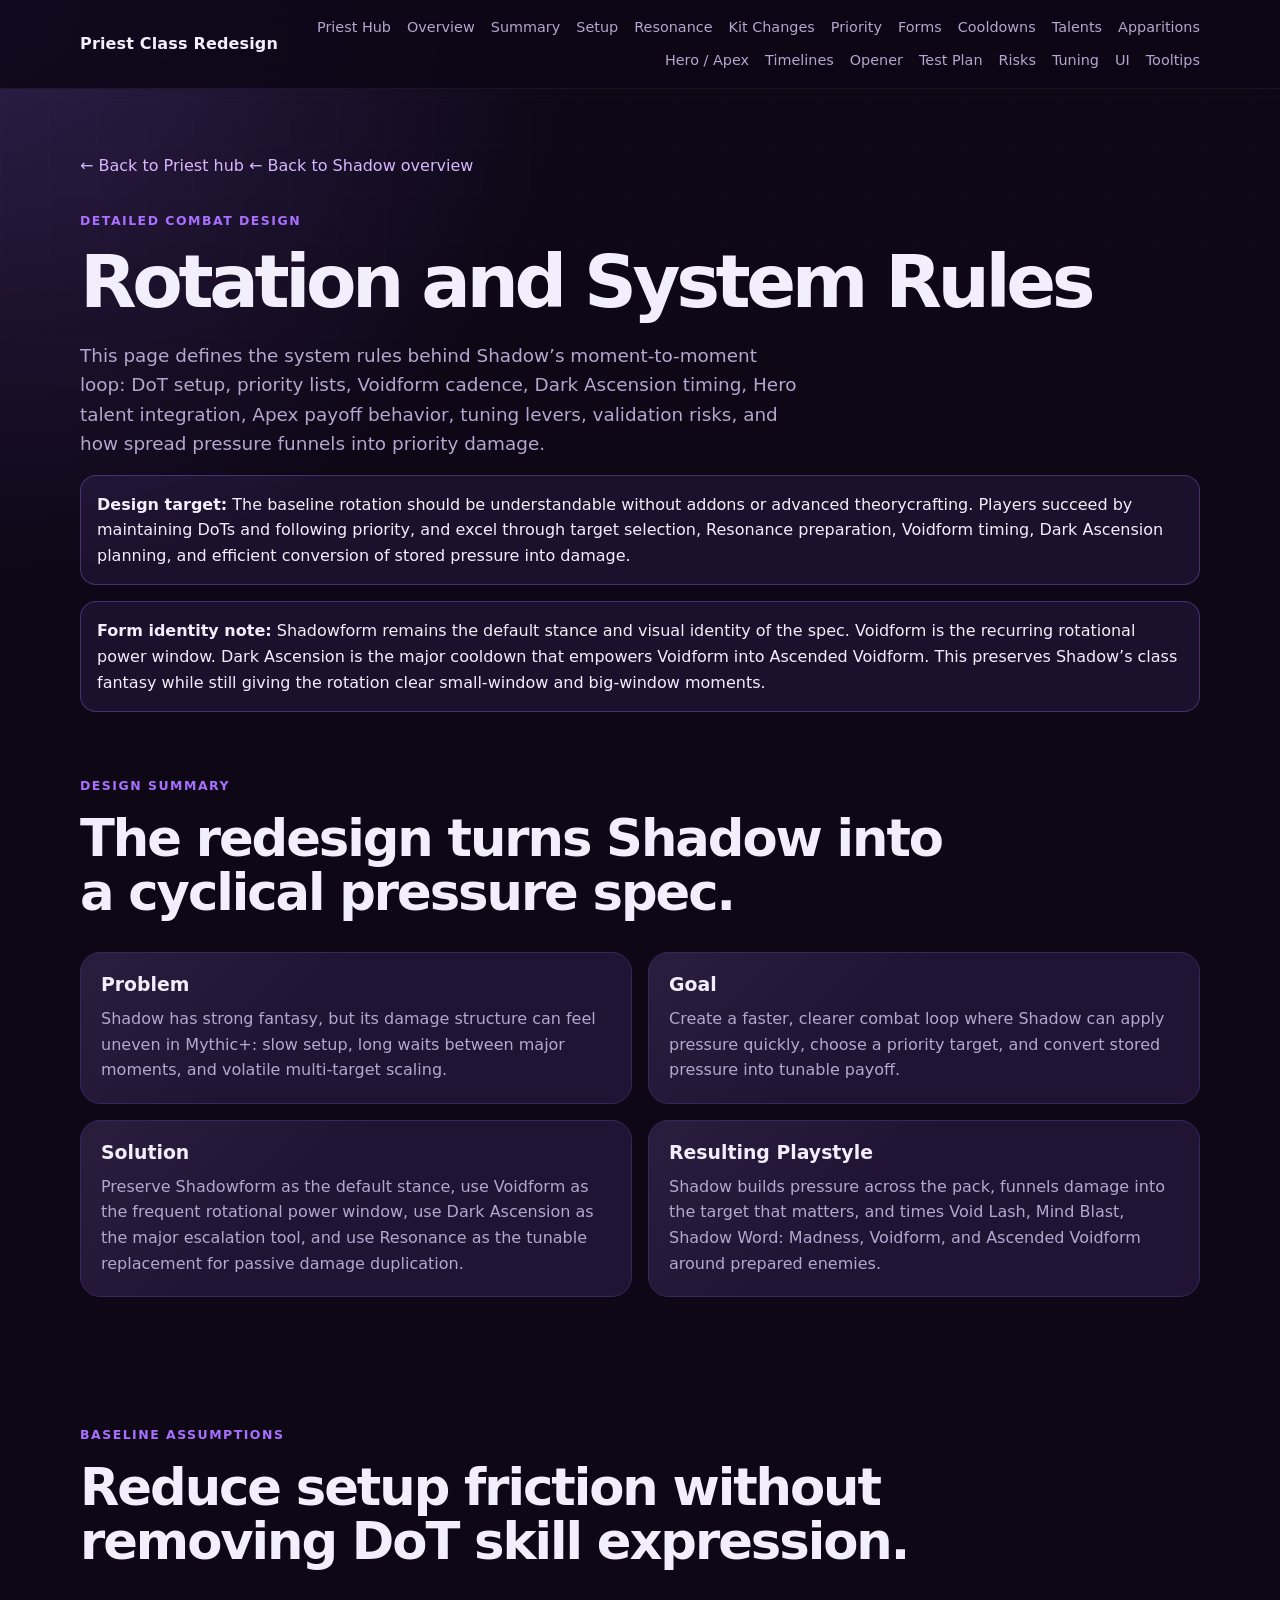
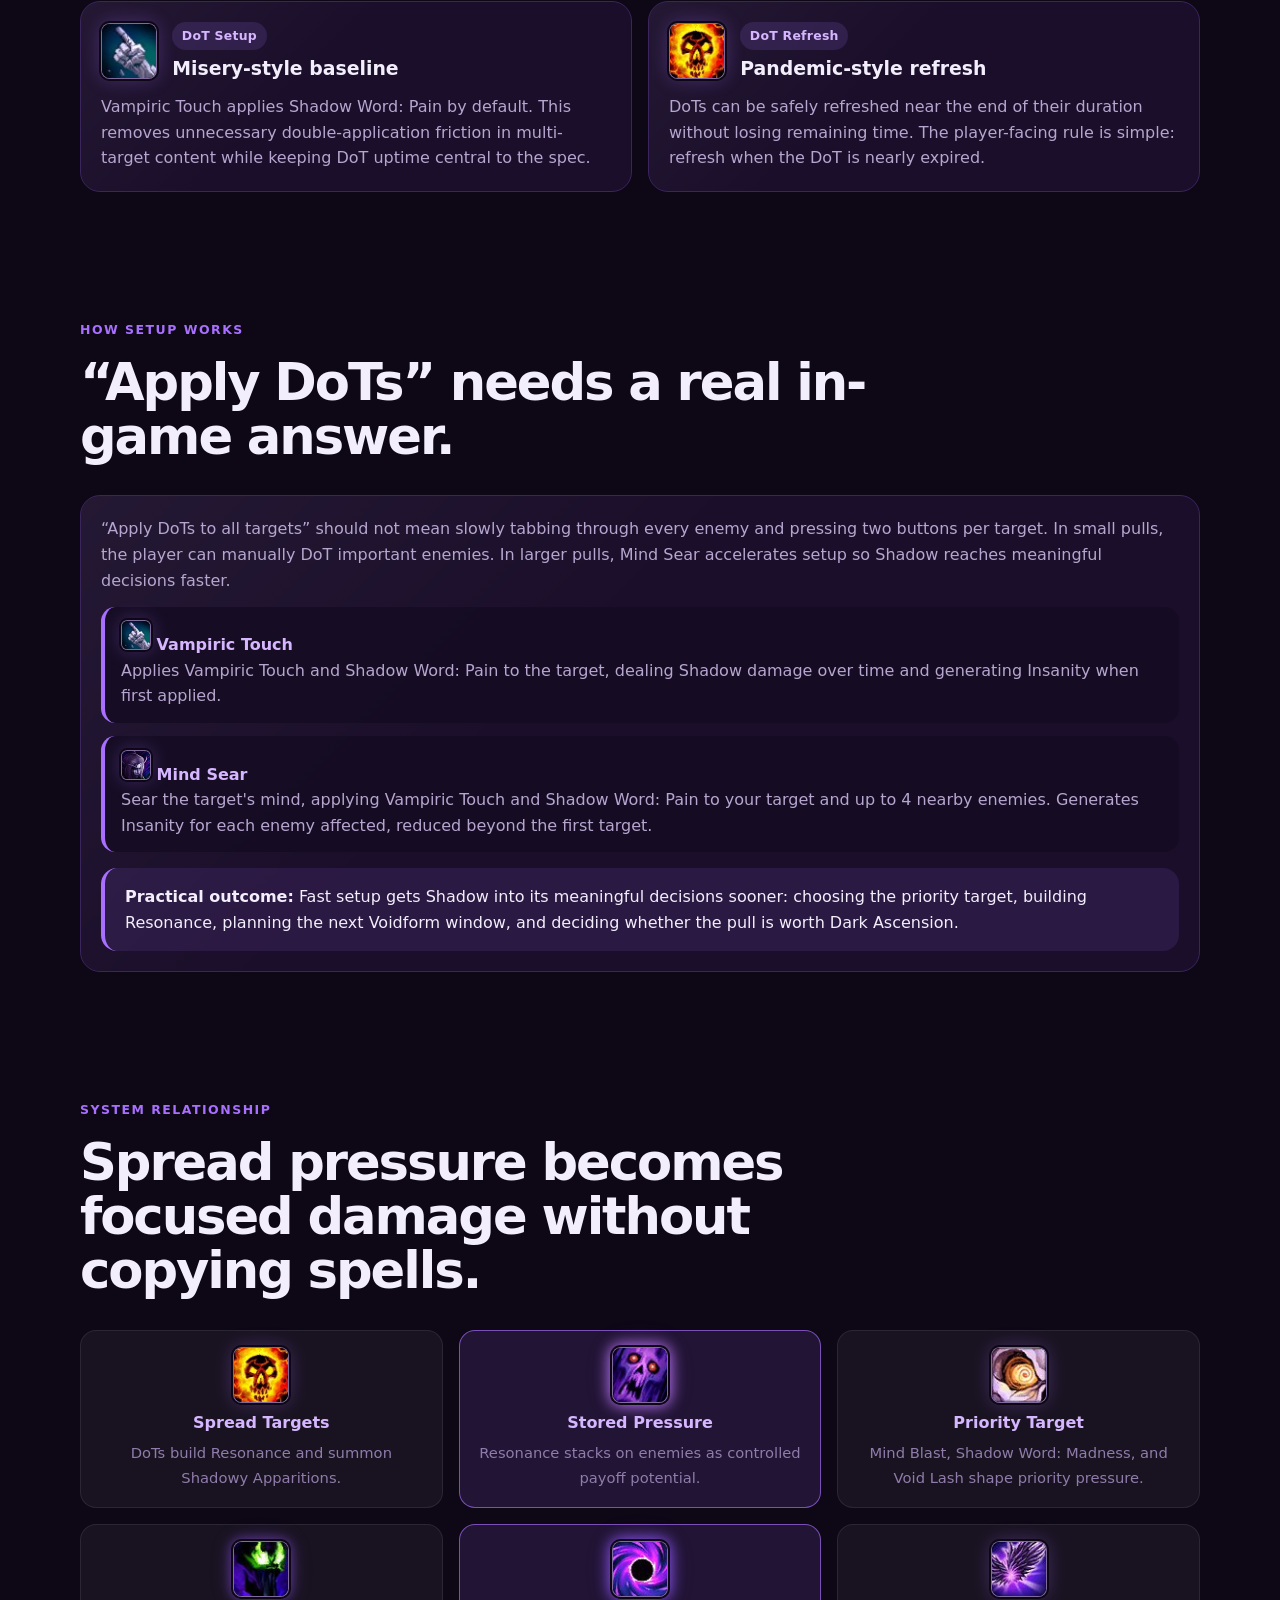
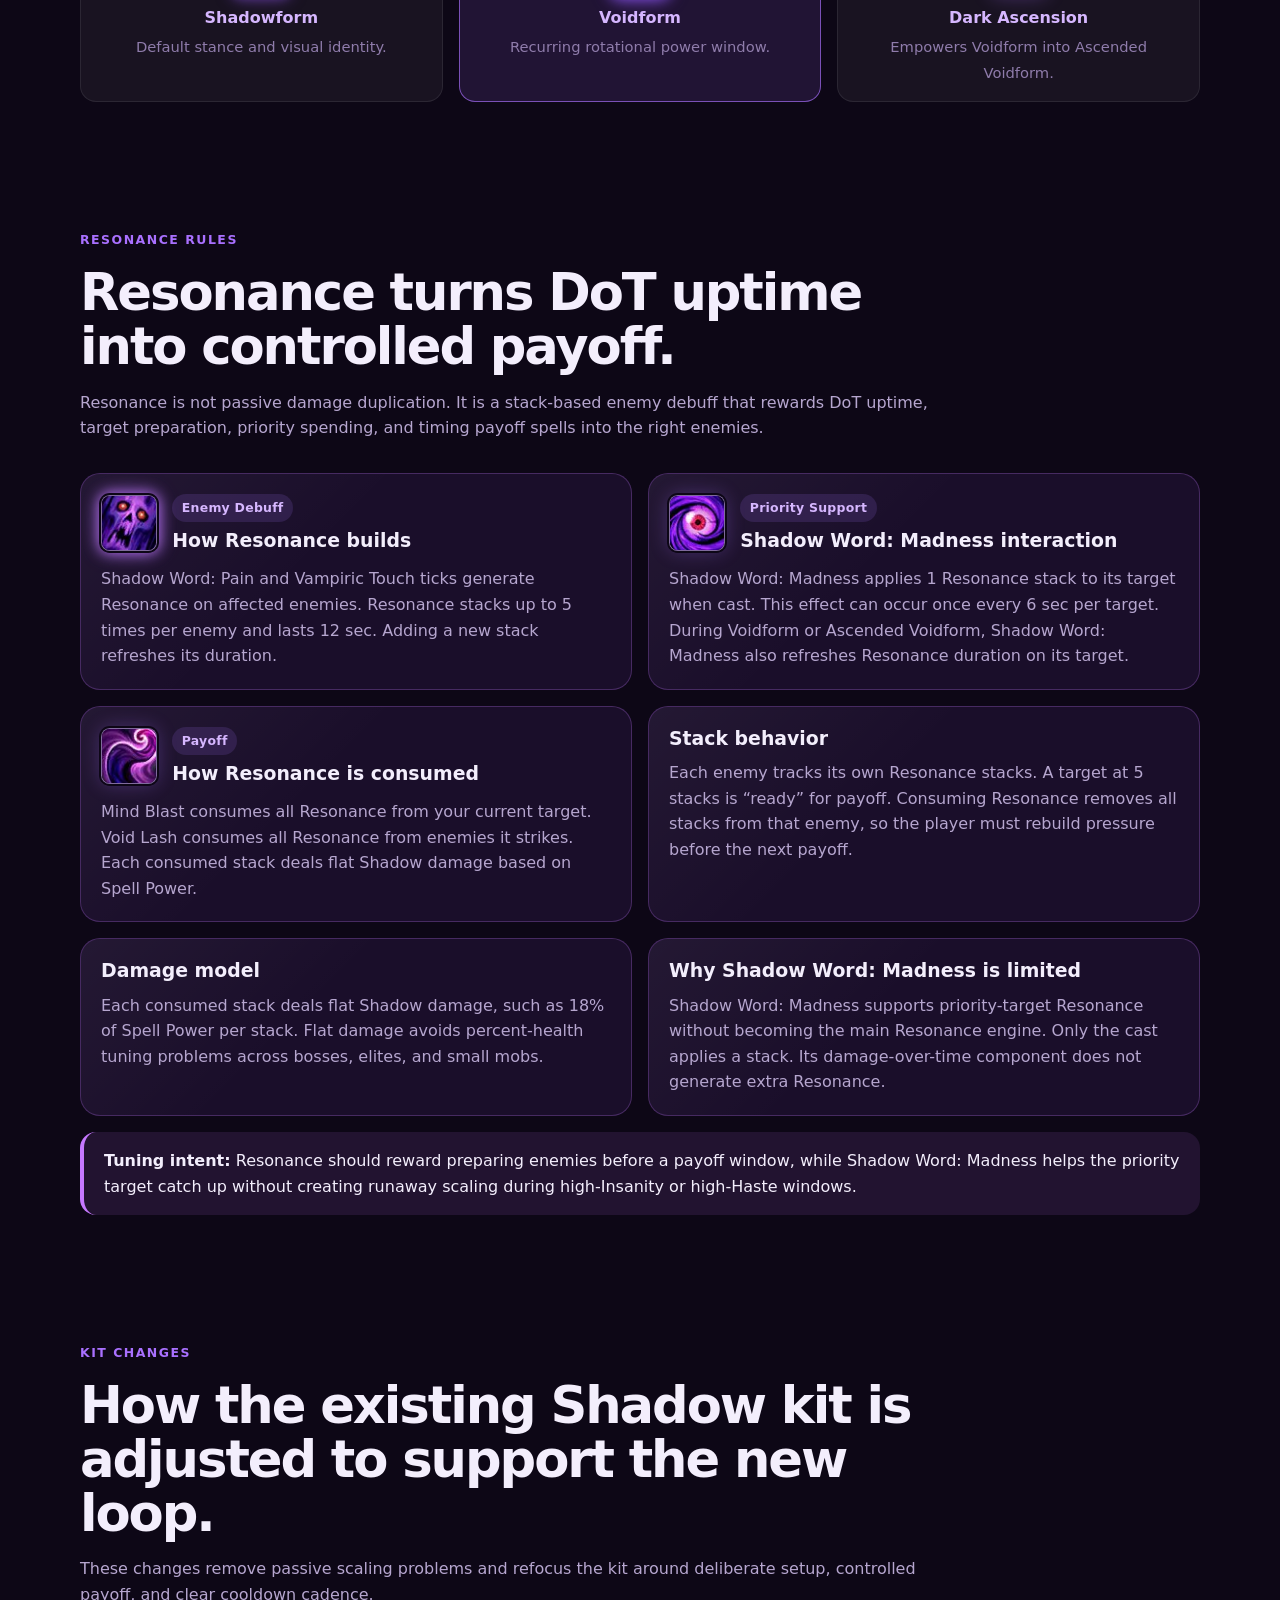
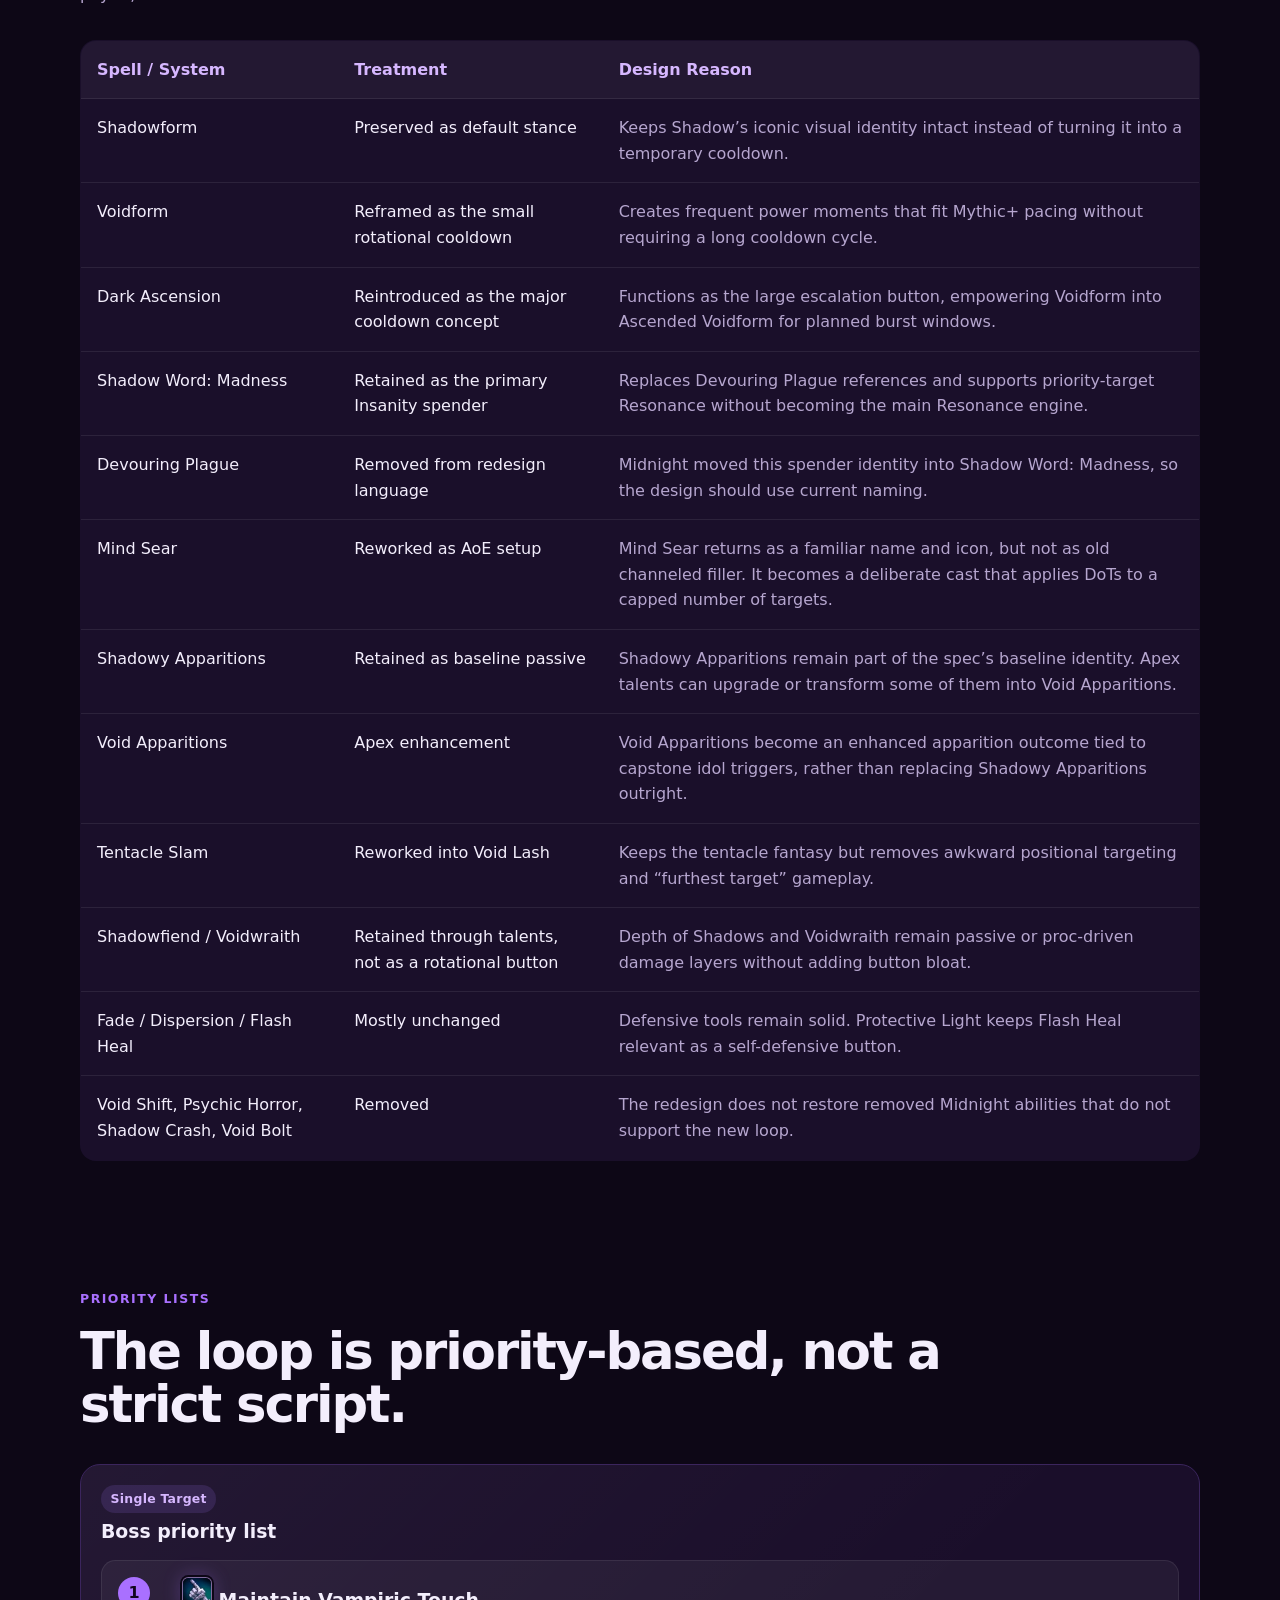
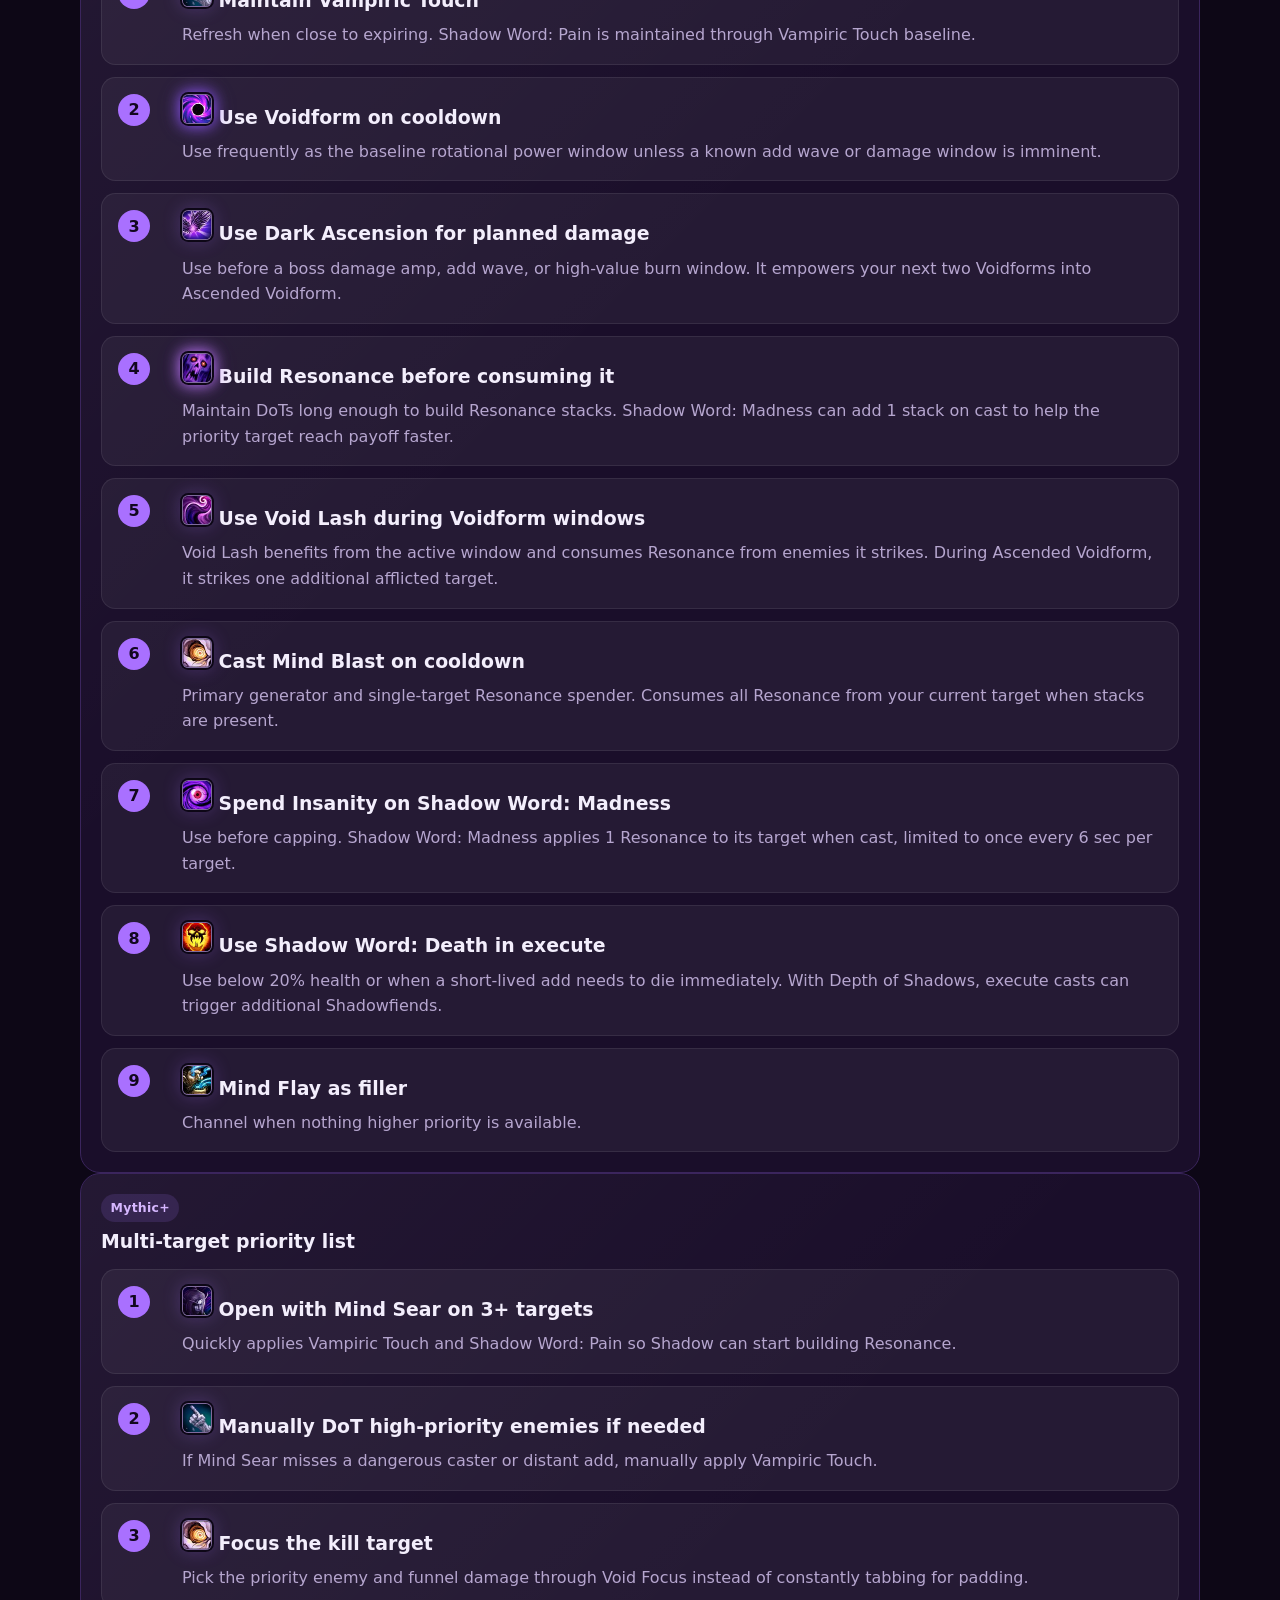
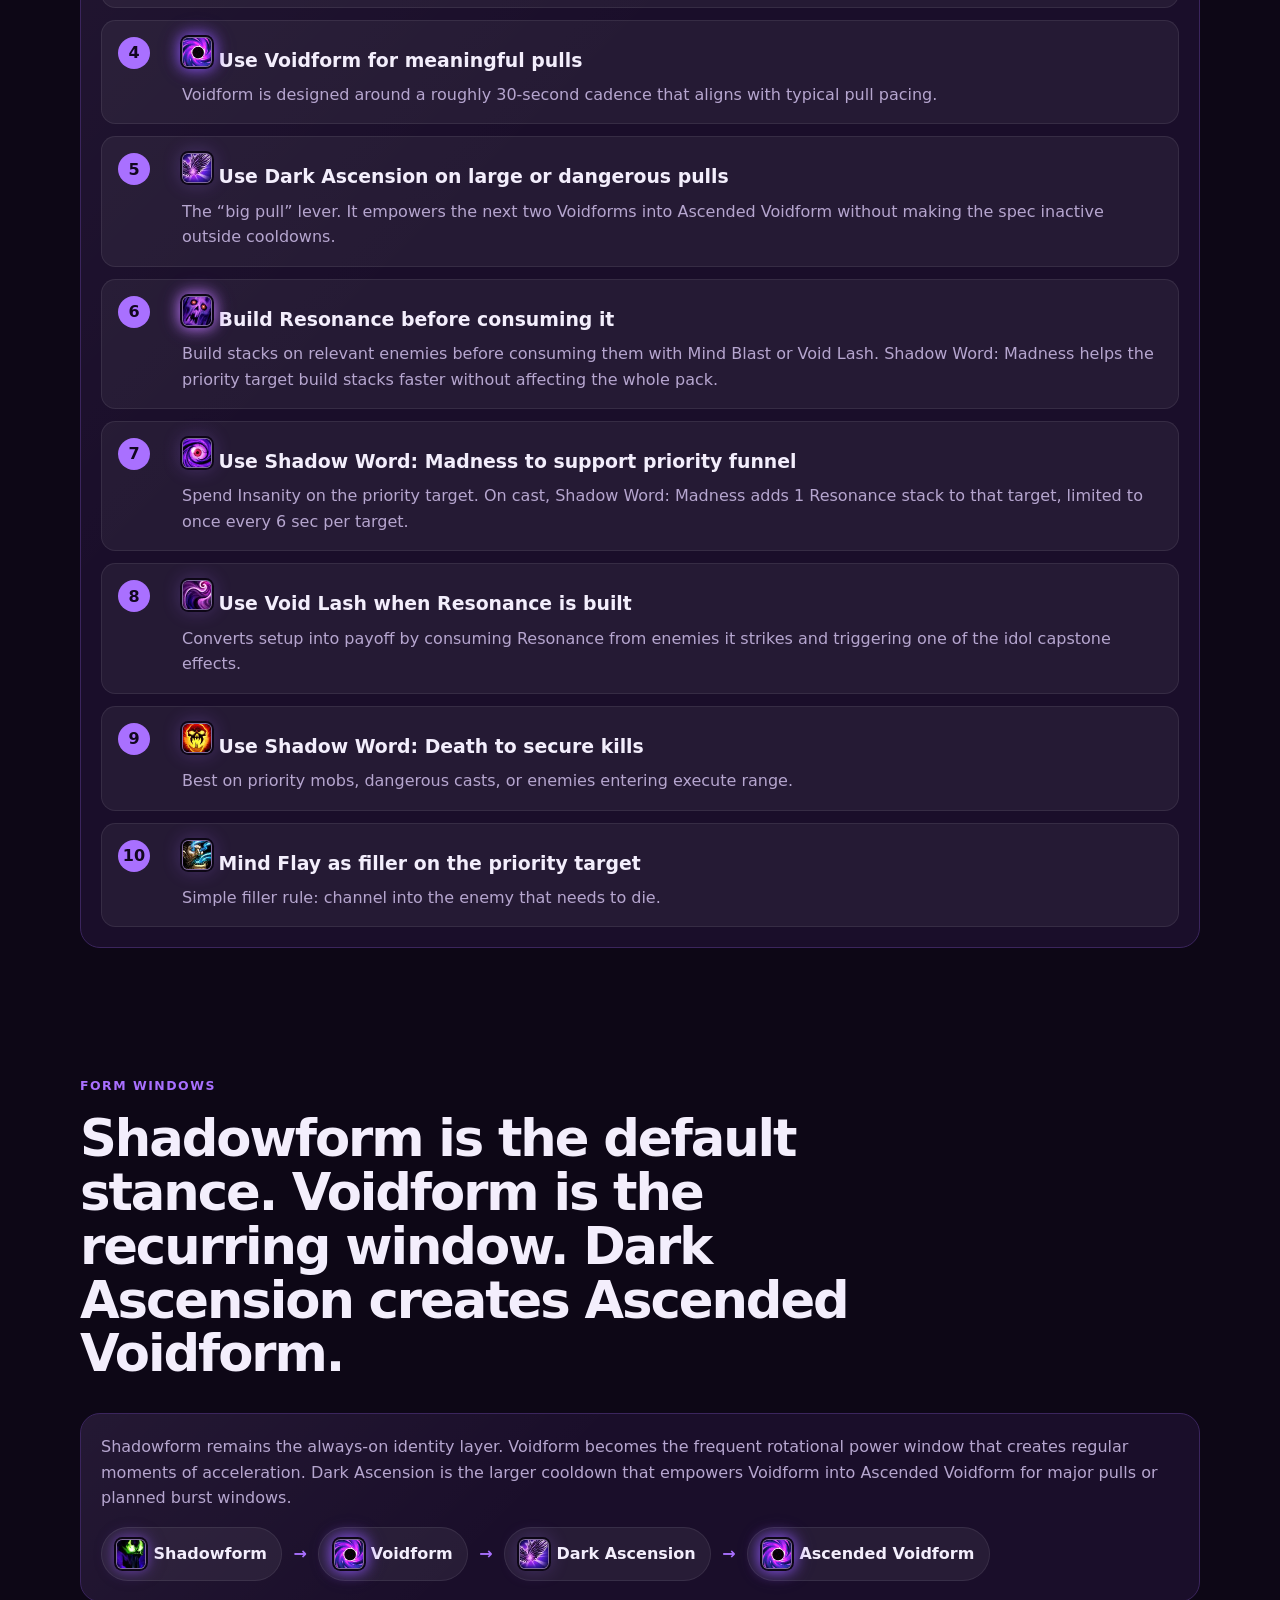
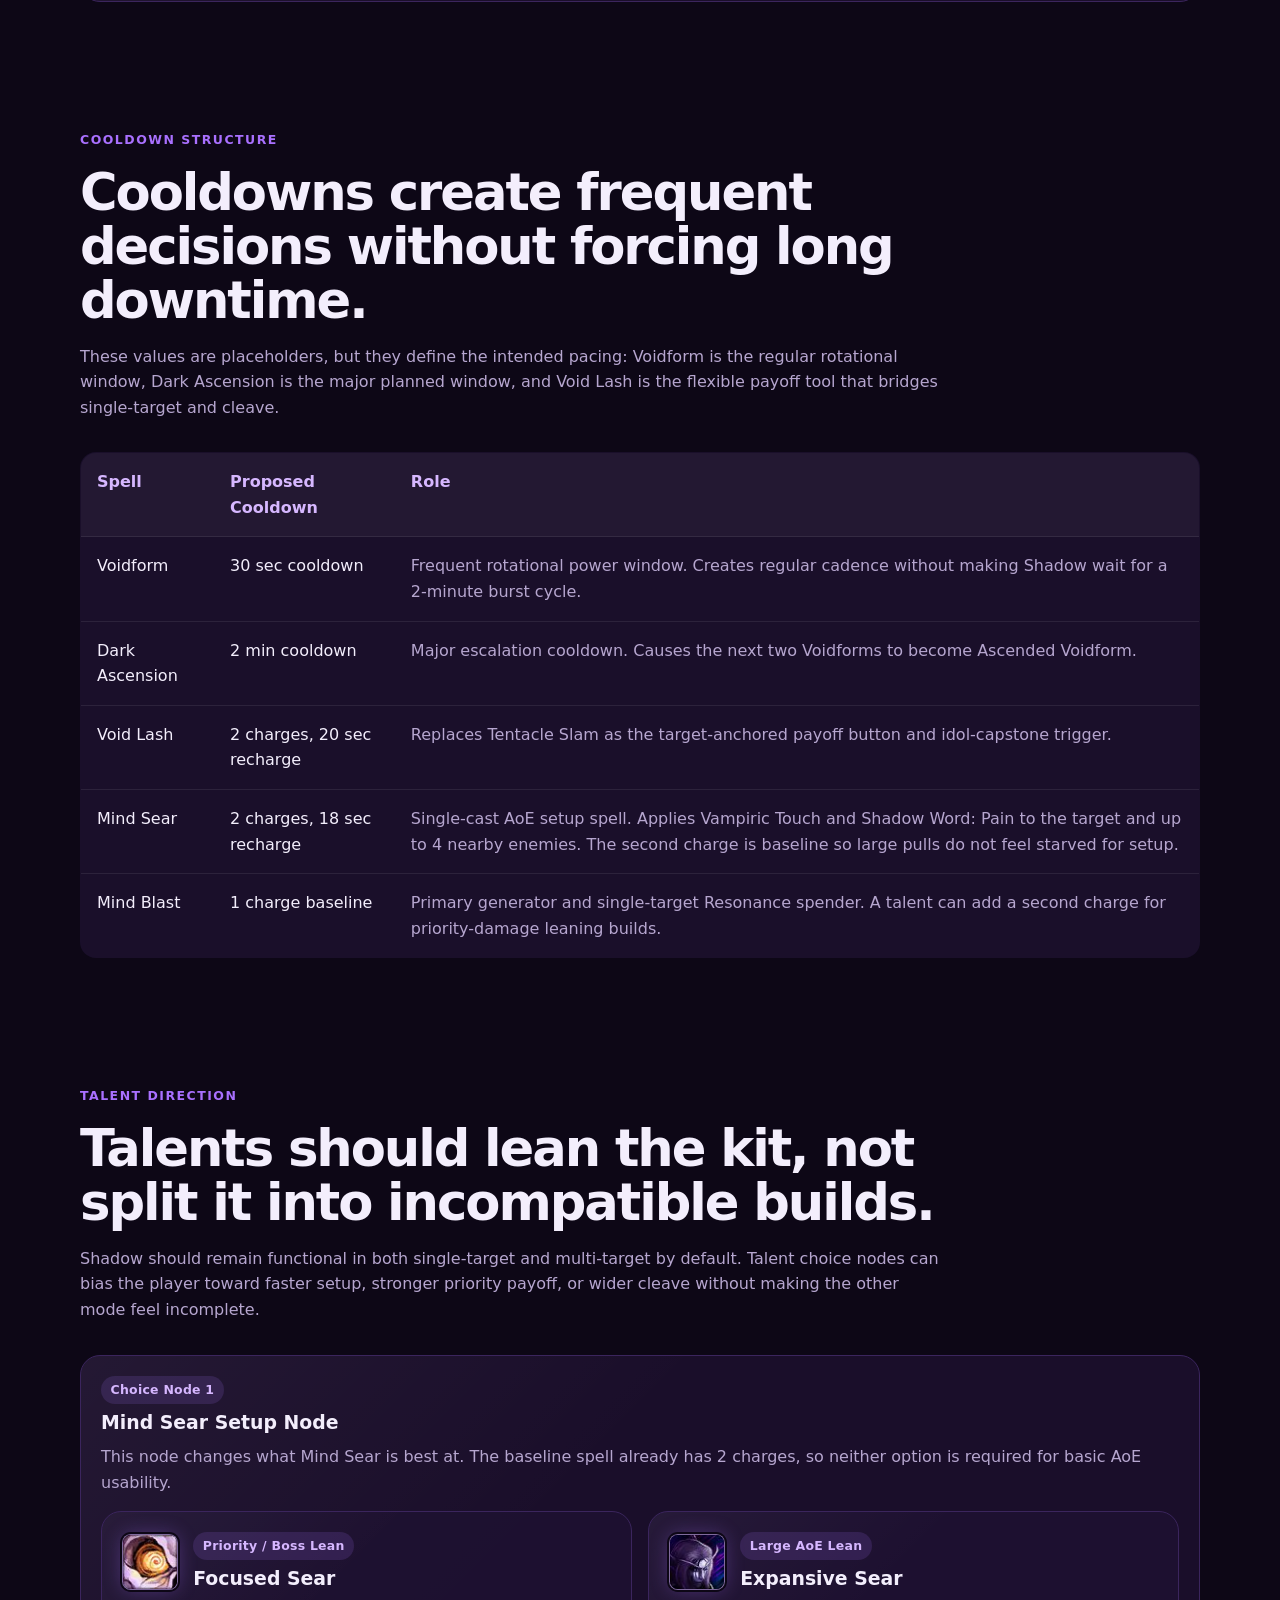
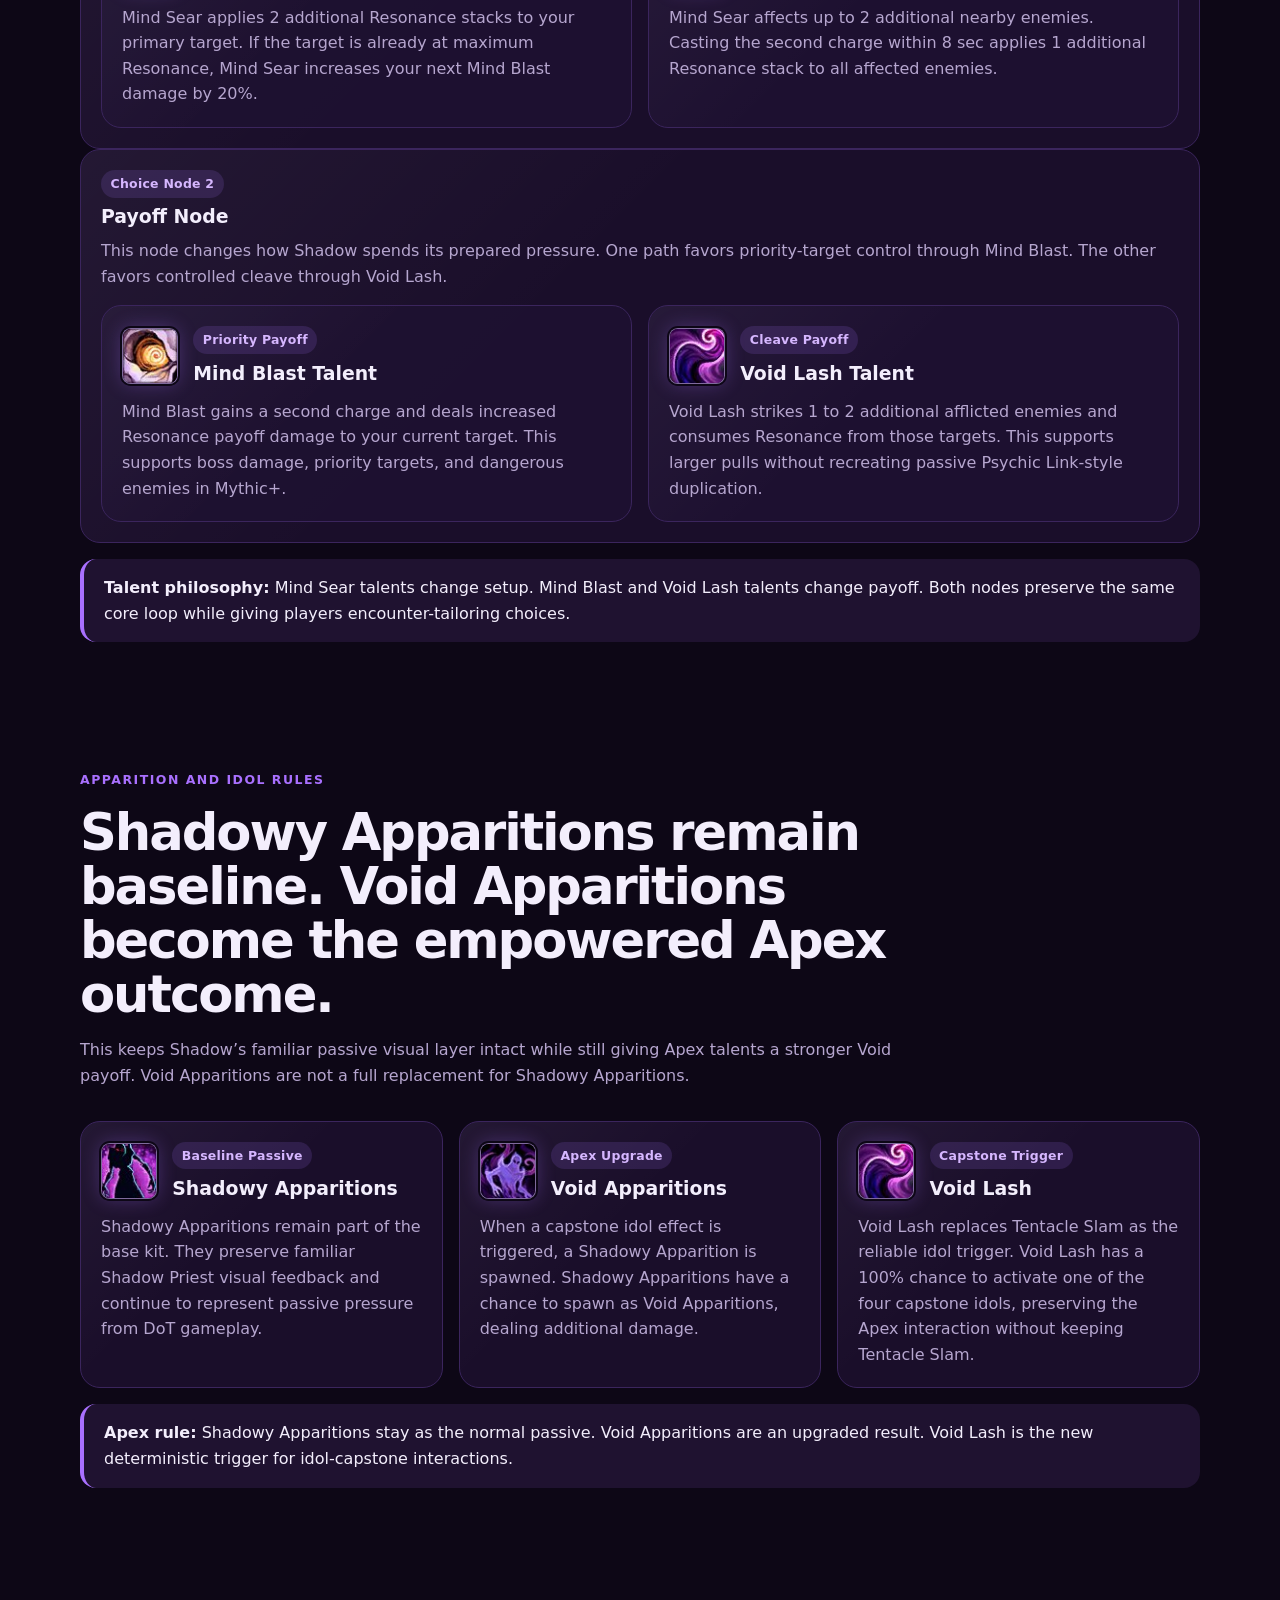
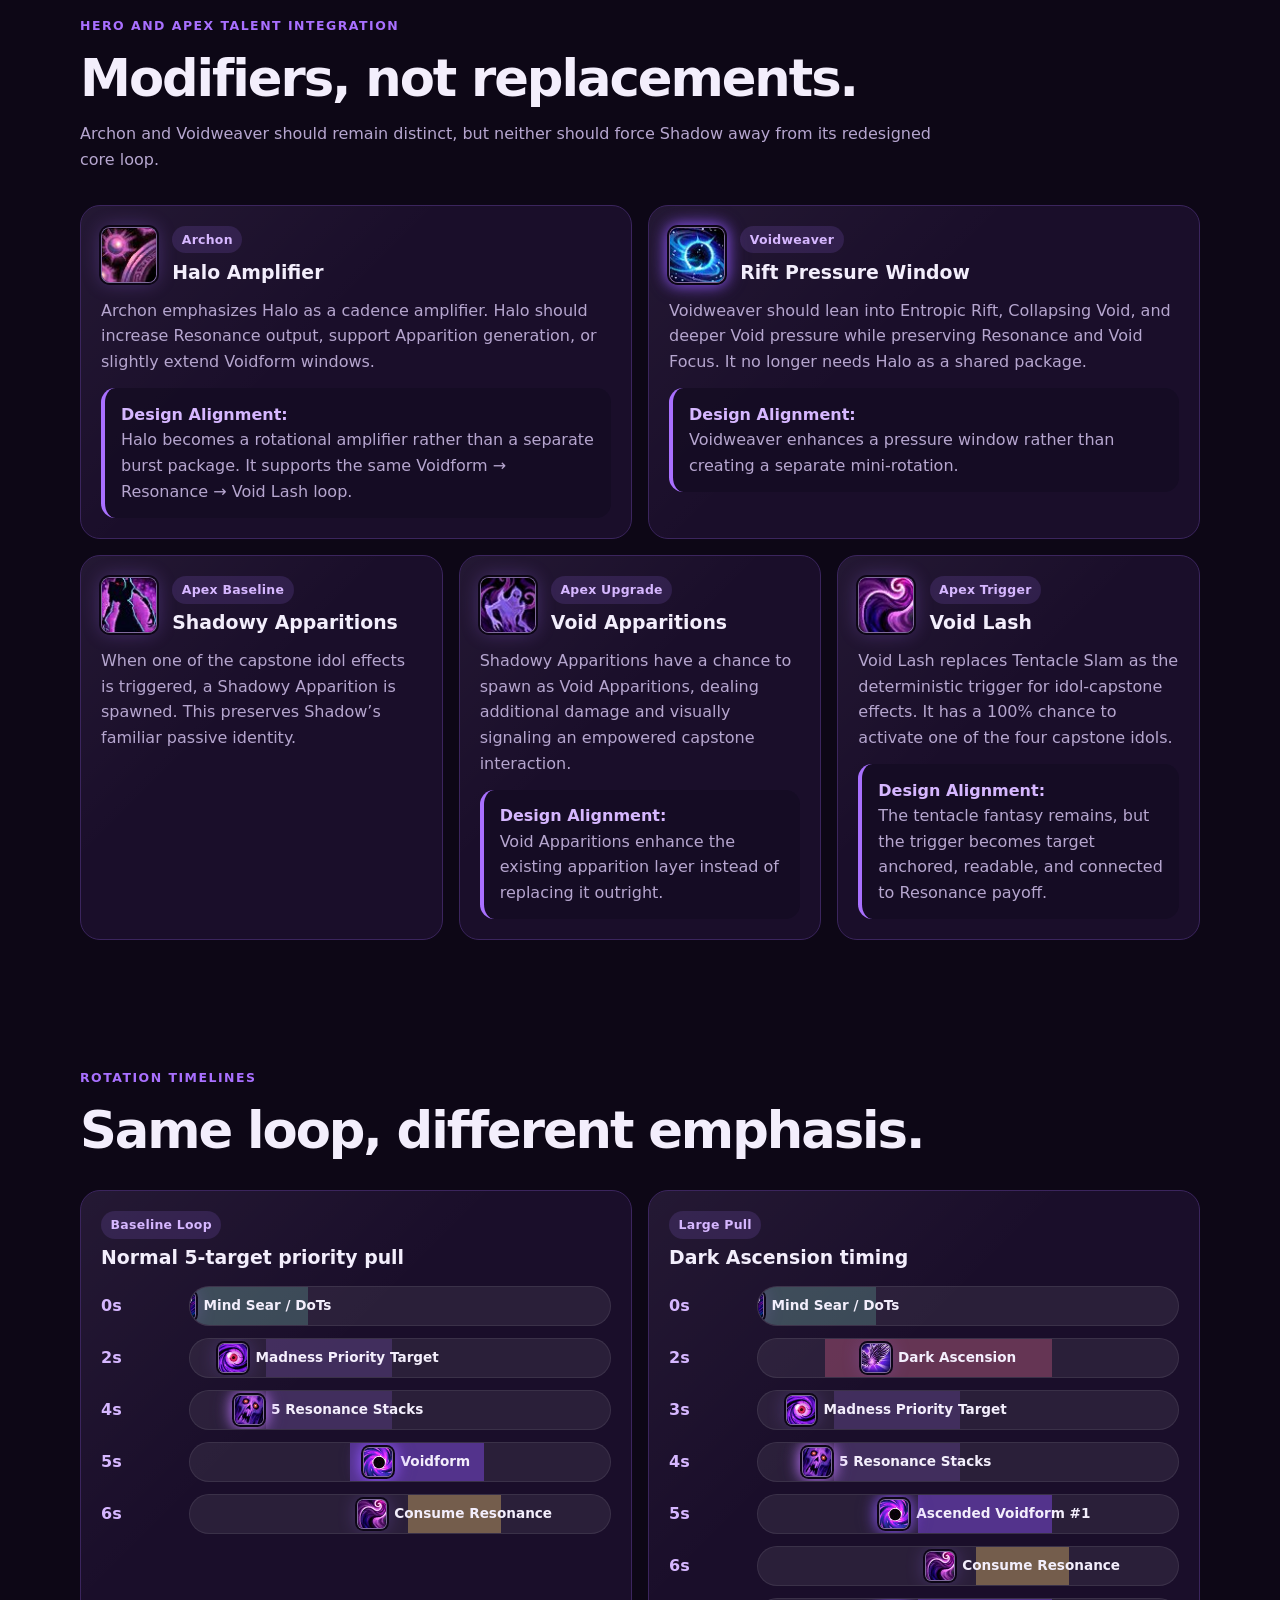
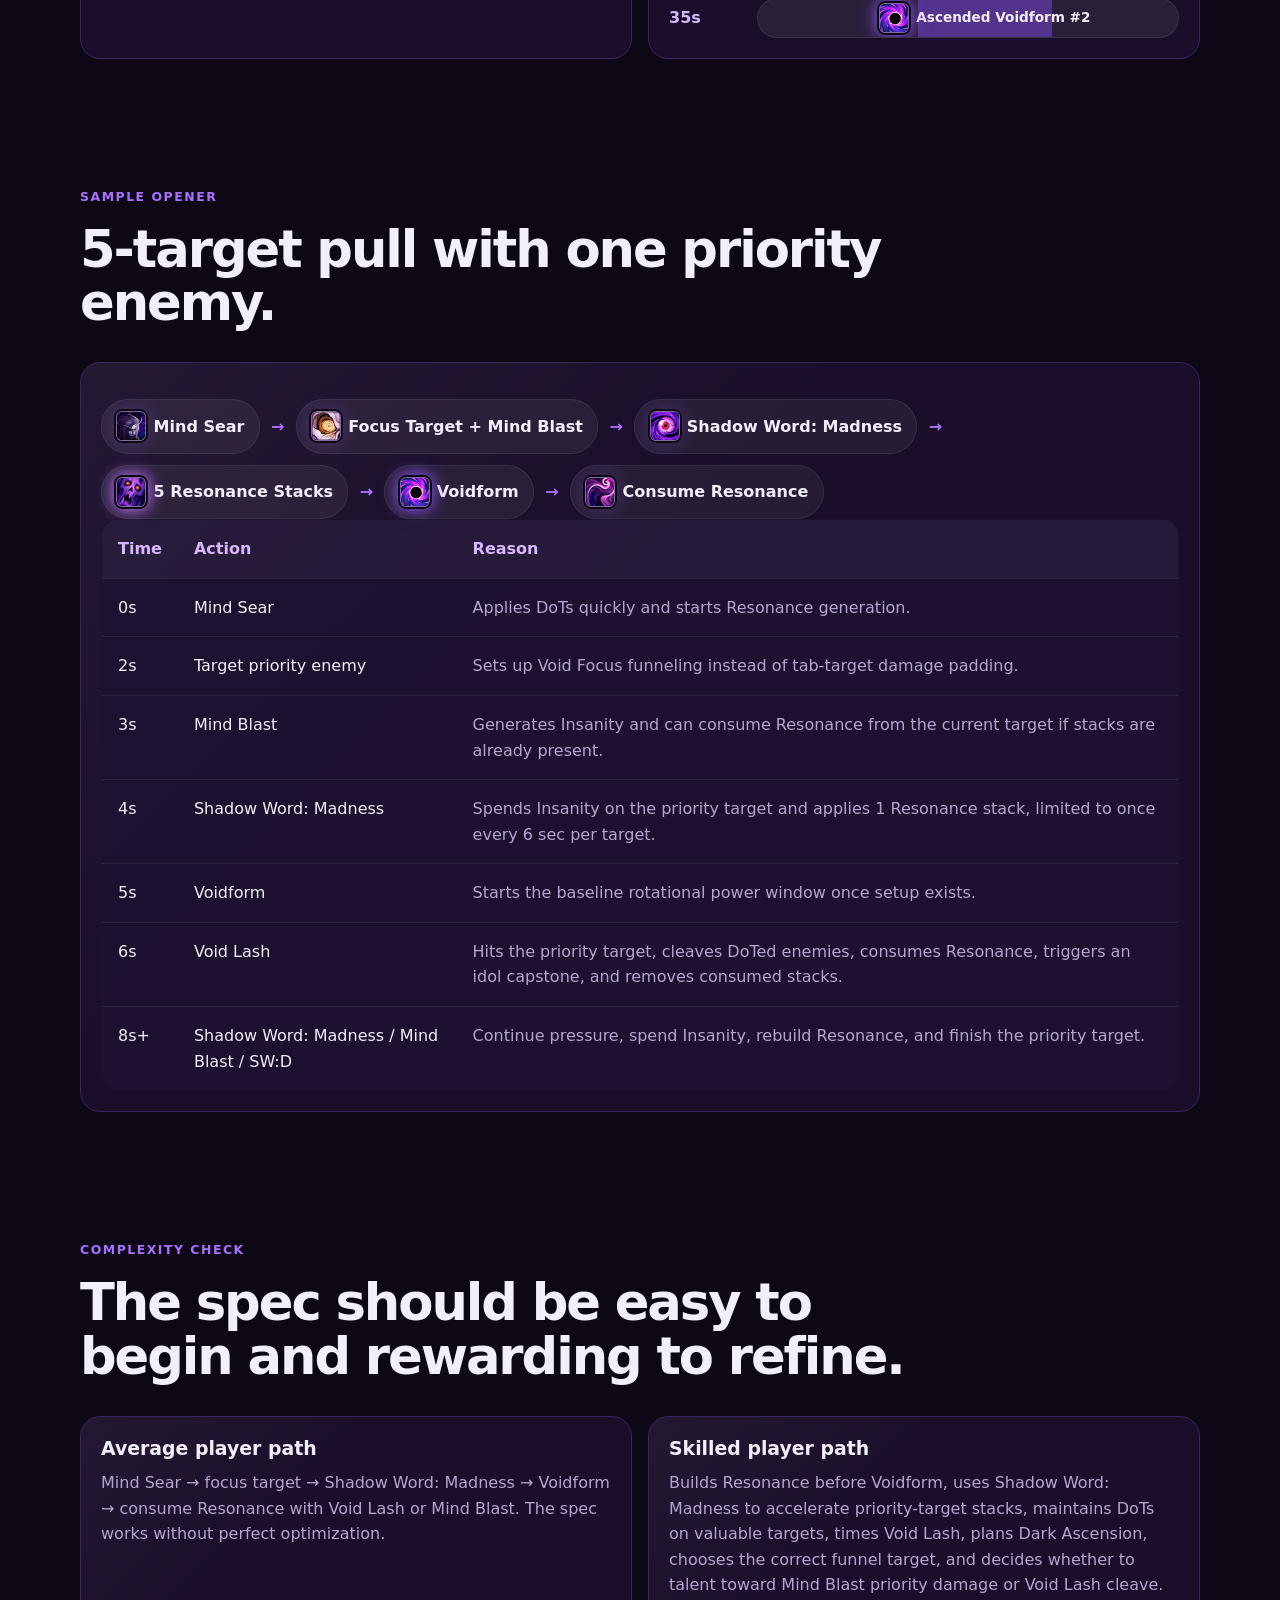
<file: priest/shadow/detailed.html>
<!doctype html>
<html lang="en">
  <head>
    <meta charset="UTF-8" />
    <meta name="viewport" content="width=device-width, initial-scale=1.0" />
    <meta
      name="description"
      content="Detailed system rules, rotation priorities, tuning levers, timelines, talent examples, validation risks, and tooltip language for a Shadow Priest redesign concept."
    />
    <title>Shadow Priest Redesign | Detailed Design</title>
    <link rel="stylesheet" href="../styles.css" />
  </head>

  <body class="shadow-page detail-page">
    <header class="site-header">
      <nav class="page-shell nav">
        <a href="../index.html" class="brand">Priest Class Redesign</a>
        <div class="nav-links">
          <a href="../index.html">Priest Hub</a>
          <a href="index.html">Overview</a>
          <a href="#design-summary">Summary</a>
          <a href="#assumptions">Setup</a>
          <a href="#resonance-rules">Resonance</a>
          <a href="#kit-treatment">Kit Changes</a>
          <a href="#priorities">Priority</a>
          <a href="#form-window">Forms</a>
          <a href="#cooldowns">Cooldowns</a>
          <a href="#talent-lean">Talents</a>
          <a href="#apparitions">Apparitions</a>
          <a href="#hero">Hero / Apex</a>
          <a href="#timelines">Timelines</a>
          <a href="#opener">Opener</a>
          <a href="#test-plan">Test Plan</a>
          <a href="#risks">Risks</a>
          <a href="#tuning">Tuning</a>
          <a href="#ui-requirements">UI</a>
          <a href="#tooltips">Tooltips</a>
        </div>
      </nav>
    </header>

    <main class="page-shell section-block">
      <a href="../index.html" class="back-link">← Back to Priest hub</a>
      <a href="index.html" class="back-link">← Back to Shadow overview</a>

      <div class="eyebrow">Detailed Combat Design</div>
      <h1>Rotation and System Rules</h1>

      <p class="hero-copy">
        This page defines the system rules behind Shadow’s moment-to-moment
        loop: DoT setup, priority lists, Voidform cadence, Dark Ascension
        timing, Hero talent integration, Apex payoff behavior, tuning levers,
        validation risks, and how spread pressure funnels into priority damage.
      </p>

      <div class="note">
        <strong>Design target:</strong> The baseline rotation should be
        understandable without addons or advanced theorycrafting. Players
        succeed by maintaining DoTs and following priority, and excel through
        target selection, Resonance preparation, Voidform timing, Dark Ascension
        planning, and efficient conversion of stored pressure into damage.
      </div>

      <div class="note">
        <strong>Form identity note:</strong> Shadowform remains the default
        stance and visual identity of the spec. Voidform is the recurring
        rotational power window. Dark Ascension is the major cooldown that
        empowers Voidform into Ascended Voidform. This preserves Shadow’s class
        fantasy while still giving the rotation clear small-window and
        big-window moments.
      </div>

      <section id="design-summary" class="section-block">
        <div class="section-header">
          <div class="eyebrow">Design Summary</div>
          <h2>The redesign turns Shadow into a cyclical pressure spec.</h2>
        </div>

        <div class="grid two">
          <article class="card">
            <h3>Problem</h3>
            <p class="muted">
              Shadow has strong fantasy, but its damage structure can feel
              uneven in Mythic+: slow setup, long waits between major moments,
              and volatile multi-target scaling.
            </p>
          </article>

          <article class="card">
            <h3>Goal</h3>
            <p class="muted">
              Create a faster, clearer combat loop where Shadow can apply
              pressure quickly, choose a priority target, and convert stored
              pressure into tunable payoff.
            </p>
          </article>

          <article class="card">
            <h3>Solution</h3>
            <p class="muted">
              Preserve Shadowform as the default stance, use Voidform as the
              frequent rotational power window, use Dark Ascension as the major
              escalation tool, and use Resonance as the tunable replacement for
              passive damage duplication.
            </p>
          </article>

          <article class="card">
            <h3>Resulting Playstyle</h3>
            <p class="muted">
              Shadow builds pressure across the pack, funnels damage into the
              target that matters, and times Void Lash, Mind Blast, Shadow Word:
              Madness, Voidform, and Ascended Voidform around prepared enemies.
            </p>
          </article>
        </div>
      </section>

      <section id="assumptions" class="section-block">
        <div class="section-header">
          <div class="eyebrow">Baseline Assumptions</div>
          <h2>Reduce setup friction without removing DoT skill expression.</h2>
        </div>

        <div class="grid two">
          <article class="card">
            <div class="ability-heading">
              <img
                class="ability-icon"
                src="../assets/vampiric_touch.jpg"
                alt="Vampiric Touch icon"
              />
              <div>
                <span class="tag">DoT Setup</span>
                <h3>Misery-style baseline</h3>
              </div>
            </div>

            <p class="muted">
              Vampiric Touch applies Shadow Word: Pain by default. This removes
              unnecessary double-application friction in multi-target content
              while keeping DoT uptime central to the spec.
            </p>
          </article>

          <article class="card">
            <div class="ability-heading">
              <img
                class="ability-icon"
                src="../assets/shadow_word_pain.jpg"
                alt="Shadow Word: Pain icon"
              />
              <div>
                <span class="tag">DoT Refresh</span>
                <h3>Pandemic-style refresh</h3>
              </div>
            </div>

            <p class="muted">
              DoTs can be safely refreshed near the end of their duration
              without losing remaining time. The player-facing rule is simple:
              refresh when the DoT is nearly expired.
            </p>
          </article>
        </div>
      </section>

      <section id="dot-application" class="section-block">
        <div class="section-header">
          <div class="eyebrow">How Setup Works</div>
          <h2>“Apply DoTs” needs a real in-game answer.</h2>
        </div>

        <article class="card">
          <p class="muted">
            “Apply DoTs to all targets” should not mean slowly tabbing through
            every enemy and pressing two buttons per target. In small pulls, the
            player can manually DoT important enemies. In larger pulls, Mind
            Sear accelerates setup so Shadow reaches meaningful decisions
            faster.
          </p>

          <div class="tooltip">
            <strong>
              <img
                class="mini-icon"
                src="../assets/vampiric_touch.jpg"
                alt=""
              />
              Vampiric Touch </strong
            ><br />
            Applies Vampiric Touch and Shadow Word: Pain to the target, dealing
            Shadow damage over time and generating Insanity when first applied.
          </div>

          <div class="tooltip">
            <strong>
              <img class="mini-icon" src="../assets/mind_sear.jpg" alt="" />
              Mind Sear </strong
            ><br />
            Sear the target's mind, applying Vampiric Touch and Shadow Word:
            Pain to your target and up to 4 nearby enemies. Generates Insanity
            for each enemy affected, reduced beyond the first target.
          </div>

          <div class="callout">
            <strong>Practical outcome:</strong> Fast setup gets Shadow into its
            meaningful decisions sooner: choosing the priority target, building
            Resonance, planning the next Voidform window, and deciding whether
            the pull is worth Dark Ascension.
          </div>
        </article>
      </section>

      <section id="core-diagram" class="section-block">
        <div class="section-header">
          <div class="eyebrow">System Relationship</div>
          <h2>
            Spread pressure becomes focused damage without copying spells.
          </h2>
        </div>

        <div class="diagram">
          <div class="target">
            <img
              class="ability-icon"
              src="../assets/shadow_word_pain.jpg"
              alt="DoT icon"
            />
            <b>Spread Targets</b>
            <span class="small">
              DoTs build Resonance and summon Shadowy Apparitions.
            </span>
          </div>

          <div class="target main">
            <img
              class="ability-icon"
              src="../assets/invoked_nightmare.jpg"
              alt="Resonance icon"
            />
            <b>Stored Pressure</b>
            <span class="small">
              Resonance stacks on enemies as controlled payoff potential.
            </span>
          </div>

          <div class="target">
            <img
              class="ability-icon"
              src="../assets/mind_blast.jpg"
              alt="Priority target icon"
            />
            <b>Priority Target</b>
            <span class="small">
              Mind Blast, Shadow Word: Madness, and Void Lash shape priority
              pressure.
            </span>
          </div>
        </div>

        <div class="diagram" style="margin-top: 1rem">
          <div class="target">
            <img
              class="ability-icon"
              src="../assets/shadowform.jpg"
              alt="Shadowform icon"
            />
            <b>Shadowform</b>
            <span class="small">Default stance and visual identity.</span>
          </div>

          <div class="target main">
            <img
              class="ability-icon"
              src="../assets/voidform.jpg"
              alt="Voidform icon"
            />
            <b>Voidform</b>
            <span class="small">Recurring rotational power window.</span>
          </div>

          <div class="target">
            <img
              class="ability-icon"
              src="../assets/void_ascension.jpg"
              alt="Dark Ascension icon"
            />
            <b>Dark Ascension</b>
            <span class="small">Empowers Voidform into Ascended Voidform.</span>
          </div>
        </div>
      </section>

      <section id="resonance-rules" class="section-block">
        <div class="section-header">
          <div class="eyebrow">Resonance Rules</div>
          <h2>Resonance turns DoT uptime into controlled payoff.</h2>
          <p class="muted">
            Resonance is not passive damage duplication. It is a stack-based
            enemy debuff that rewards DoT uptime, target preparation, priority
            spending, and timing payoff spells into the right enemies.
          </p>
        </div>

        <div class="grid two">
          <article class="card">
            <div class="ability-heading">
              <img
                class="ability-icon"
                src="../assets/invoked_nightmare.jpg"
                alt="Resonance icon"
              />
              <div>
                <span class="tag">Enemy Debuff</span>
                <h3>How Resonance builds</h3>
              </div>
            </div>

            <p class="muted">
              Shadow Word: Pain and Vampiric Touch ticks generate Resonance on
              affected enemies. Resonance stacks up to 5 times per enemy and
              lasts 12 sec. Adding a new stack refreshes its duration.
            </p>
          </article>

          <article class="card">
            <div class="ability-heading">
              <img
                class="ability-icon"
                src="../assets/shadow_word_madness.jpg"
                alt="Shadow Word: Madness icon"
              />
              <div>
                <span class="tag">Priority Support</span>
                <h3>Shadow Word: Madness interaction</h3>
              </div>
            </div>

            <p class="muted">
              Shadow Word: Madness applies 1 Resonance stack to its target when
              cast. This effect can occur once every 6 sec per target. During
              Voidform or Ascended Voidform, Shadow Word: Madness also refreshes
              Resonance duration on its target.
            </p>
          </article>
        </div>

        <div class="grid two system-card-grid">
          <article class="card">
            <div class="ability-heading">
              <img
                class="ability-icon"
                src="../assets/void_lash.jpg"
                alt="Void Lash icon"
              />
              <div>
                <span class="tag">Payoff</span>
                <h3>How Resonance is consumed</h3>
              </div>
            </div>

            <p class="muted">
              Mind Blast consumes all Resonance from your current target. Void
              Lash consumes all Resonance from enemies it strikes. Each consumed
              stack deals flat Shadow damage based on Spell Power.
            </p>
          </article>

          <article class="card">
            <h3>Stack behavior</h3>
            <p class="muted">
              Each enemy tracks its own Resonance stacks. A target at 5 stacks
              is “ready” for payoff. Consuming Resonance removes all stacks from
              that enemy, so the player must rebuild pressure before the next
              payoff.
            </p>
          </article>
        </div>

        <div class="grid two system-card-grid">
          <article class="card">
            <h3>Damage model</h3>
            <p class="muted">
              Each consumed stack deals flat Shadow damage, such as 18% of Spell
              Power per stack. Flat damage avoids percent-health tuning problems
              across bosses, elites, and small mobs.
            </p>
          </article>

          <article class="card">
            <h3>Why Shadow Word: Madness is limited</h3>
            <p class="muted">
              Shadow Word: Madness supports priority-target Resonance without
              becoming the main Resonance engine. Only the cast applies a stack.
              Its damage-over-time component does not generate extra Resonance.
            </p>
          </article>
        </div>

        <div class="callout">
          <strong>Tuning intent:</strong> Resonance should reward preparing
          enemies before a payoff window, while Shadow Word: Madness helps the
          priority target catch up without creating runaway scaling during
          high-Insanity or high-Haste windows.
        </div>
      </section>

      <section id="kit-treatment" class="section-block">
        <div class="section-header">
          <div class="eyebrow">Kit Changes</div>
          <h2>
            How the existing Shadow kit is adjusted to support the new loop.
          </h2>
          <p class="muted">
            These changes remove passive scaling problems and refocus the kit
            around deliberate setup, controlled payoff, and clear cooldown
            cadence.
          </p>
        </div>

        <table class="comparison-table">
          <thead>
            <tr>
              <th>Spell / System</th>
              <th>Treatment</th>
              <th>Design Reason</th>
            </tr>
          </thead>

          <tbody>
            <tr>
              <td>Shadowform</td>
              <td>Preserved as default stance</td>
              <td class="muted">
                Keeps Shadow’s iconic visual identity intact instead of turning
                it into a temporary cooldown.
              </td>
            </tr>

            <tr>
              <td>Voidform</td>
              <td>Reframed as the small rotational cooldown</td>
              <td class="muted">
                Creates frequent power moments that fit Mythic+ pacing without
                requiring a long cooldown cycle.
              </td>
            </tr>

            <tr>
              <td>Dark Ascension</td>
              <td>Reintroduced as the major cooldown concept</td>
              <td class="muted">
                Functions as the large escalation button, empowering Voidform
                into Ascended Voidform for planned burst windows.
              </td>
            </tr>

            <tr>
              <td>Shadow Word: Madness</td>
              <td>Retained as the primary Insanity spender</td>
              <td class="muted">
                Replaces Devouring Plague references and supports
                priority-target Resonance without becoming the main Resonance
                engine.
              </td>
            </tr>

            <tr>
              <td>Devouring Plague</td>
              <td>Removed from redesign language</td>
              <td class="muted">
                Midnight moved this spender identity into Shadow Word: Madness,
                so the design should use current naming.
              </td>
            </tr>

            <tr>
              <td>Mind Sear</td>
              <td>Reworked as AoE setup</td>
              <td class="muted">
                Mind Sear returns as a familiar name and icon, but not as old
                channeled filler. It becomes a deliberate cast that applies DoTs
                to a capped number of targets.
              </td>
            </tr>

            <tr>
              <td>Shadowy Apparitions</td>
              <td>Retained as baseline passive</td>
              <td class="muted">
                Shadowy Apparitions remain part of the spec’s baseline identity.
                Apex talents can upgrade or transform some of them into Void
                Apparitions.
              </td>
            </tr>

            <tr>
              <td>Void Apparitions</td>
              <td>Apex enhancement</td>
              <td class="muted">
                Void Apparitions become an enhanced apparition outcome tied to
                capstone idol triggers, rather than replacing Shadowy
                Apparitions outright.
              </td>
            </tr>

            <tr>
              <td>Tentacle Slam</td>
              <td>Reworked into Void Lash</td>
              <td class="muted">
                Keeps the tentacle fantasy but removes awkward positional
                targeting and “furthest target” gameplay.
              </td>
            </tr>

            <tr>
              <td>Shadowfiend / Voidwraith</td>
              <td>Retained through talents, not as a rotational button</td>
              <td class="muted">
                Depth of Shadows and Voidwraith remain passive or proc-driven
                damage layers without adding button bloat.
              </td>
            </tr>

            <tr>
              <td>Fade / Dispersion / Flash Heal</td>
              <td>Mostly unchanged</td>
              <td class="muted">
                Defensive tools remain solid. Protective Light keeps Flash Heal
                relevant as a self-defensive button.
              </td>
            </tr>

            <tr>
              <td>Void Shift, Psychic Horror, Shadow Crash, Void Bolt</td>
              <td>Removed</td>
              <td class="muted">
                The redesign does not restore removed Midnight abilities that do
                not support the new loop.
              </td>
            </tr>
          </tbody>
        </table>
      </section>

      <section id="priorities" class="section-block">
        <div class="section-header">
          <div class="eyebrow">Priority Lists</div>
          <h2>The loop is priority-based, not a strict script.</h2>
        </div>

        <article class="card">
          <span class="tag">Single Target</span>
          <h3>Boss priority list</h3>

          <div class="priority">
            <div class="prio">
              <div>
                <h3>
                  <img
                    class="mini-icon"
                    src="../assets/vampiric_touch.jpg"
                    alt=""
                  />
                  Maintain Vampiric Touch
                </h3>
                <p class="muted">
                  Refresh when close to expiring. Shadow Word: Pain is
                  maintained through Vampiric Touch baseline.
                </p>
              </div>
            </div>

            <div class="prio">
              <div>
                <h3>
                  <img class="mini-icon" src="../assets/voidform.jpg" alt="" />
                  Use Voidform on cooldown
                </h3>
                <p class="muted">
                  Use frequently as the baseline rotational power window unless
                  a known add wave or damage window is imminent.
                </p>
              </div>
            </div>

            <div class="prio">
              <div>
                <h3>
                  <img
                    class="mini-icon"
                    src="../assets/void_ascension.jpg"
                    alt=""
                  />
                  Use Dark Ascension for planned damage
                </h3>
                <p class="muted">
                  Use before a boss damage amp, add wave, or high-value burn
                  window. It empowers your next two Voidforms into Ascended
                  Voidform.
                </p>
              </div>
            </div>

            <div class="prio">
              <div>
                <h3>
                  <img
                    class="mini-icon"
                    src="../assets/invoked_nightmare.jpg"
                    alt=""
                  />
                  Build Resonance before consuming it
                </h3>
                <p class="muted">
                  Maintain DoTs long enough to build Resonance stacks. Shadow
                  Word: Madness can add 1 stack on cast to help the priority
                  target reach payoff faster.
                </p>
              </div>
            </div>

            <div class="prio">
              <div>
                <h3>
                  <img class="mini-icon" src="../assets/void_lash.jpg" alt="" />
                  Use Void Lash during Voidform windows
                </h3>
                <p class="muted">
                  Void Lash benefits from the active window and consumes
                  Resonance from enemies it strikes. During Ascended Voidform,
                  it strikes one additional afflicted target.
                </p>
              </div>
            </div>

            <div class="prio">
              <div>
                <h3>
                  <img
                    class="mini-icon"
                    src="../assets/mind_blast.jpg"
                    alt=""
                  />
                  Cast Mind Blast on cooldown
                </h3>
                <p class="muted">
                  Primary generator and single-target Resonance spender.
                  Consumes all Resonance from your current target when stacks
                  are present.
                </p>
              </div>
            </div>

            <div class="prio">
              <div>
                <h3>
                  <img
                    class="mini-icon"
                    src="../assets/shadow_word_madness.jpg"
                    alt=""
                  />
                  Spend Insanity on Shadow Word: Madness
                </h3>
                <p class="muted">
                  Use before capping. Shadow Word: Madness applies 1 Resonance
                  to its target when cast, limited to once every 6 sec per
                  target.
                </p>
              </div>
            </div>

            <div class="prio">
              <div>
                <h3>
                  <img
                    class="mini-icon"
                    src="../assets/shadow_word_death.jpg"
                    alt=""
                  />
                  Use Shadow Word: Death in execute
                </h3>
                <p class="muted">
                  Use below 20% health or when a short-lived add needs to die
                  immediately. With Depth of Shadows, execute casts can trigger
                  additional Shadowfiends.
                </p>
              </div>
            </div>

            <div class="prio">
              <div>
                <h3>
                  <img class="mini-icon" src="../assets/mind_flay.jpg" alt="" />
                  Mind Flay as filler
                </h3>
                <p class="muted">
                  Channel when nothing higher priority is available.
                </p>
              </div>
            </div>
          </div>
        </article>

        <article class="card">
          <span class="tag">Mythic+</span>
          <h3>Multi-target priority list</h3>

          <div class="priority">
            <div class="prio">
              <div>
                <h3>
                  <img class="mini-icon" src="../assets/mind_sear.jpg" alt="" />
                  Open with Mind Sear on 3+ targets
                </h3>
                <p class="muted">
                  Quickly applies Vampiric Touch and Shadow Word: Pain so Shadow
                  can start building Resonance.
                </p>
              </div>
            </div>

            <div class="prio">
              <div>
                <h3>
                  <img
                    class="mini-icon"
                    src="../assets/vampiric_touch.jpg"
                    alt=""
                  />
                  Manually DoT high-priority enemies if needed
                </h3>
                <p class="muted">
                  If Mind Sear misses a dangerous caster or distant add,
                  manually apply Vampiric Touch.
                </p>
              </div>
            </div>

            <div class="prio">
              <div>
                <h3>
                  <img
                    class="mini-icon"
                    src="../assets/mind_blast.jpg"
                    alt=""
                  />
                  Focus the kill target
                </h3>
                <p class="muted">
                  Pick the priority enemy and funnel damage through Void Focus
                  instead of constantly tabbing for padding.
                </p>
              </div>
            </div>

            <div class="prio">
              <div>
                <h3>
                  <img class="mini-icon" src="../assets/voidform.jpg" alt="" />
                  Use Voidform for meaningful pulls
                </h3>
                <p class="muted">
                  Voidform is designed around a roughly 30-second cadence that
                  aligns with typical pull pacing.
                </p>
              </div>
            </div>

            <div class="prio">
              <div>
                <h3>
                  <img
                    class="mini-icon"
                    src="../assets/void_ascension.jpg"
                    alt=""
                  />
                  Use Dark Ascension on large or dangerous pulls
                </h3>
                <p class="muted">
                  The “big pull” lever. It empowers the next two Voidforms into
                  Ascended Voidform without making the spec inactive outside
                  cooldowns.
                </p>
              </div>
            </div>

            <div class="prio">
              <div>
                <h3>
                  <img
                    class="mini-icon"
                    src="../assets/invoked_nightmare.jpg"
                    alt=""
                  />
                  Build Resonance before consuming it
                </h3>
                <p class="muted">
                  Build stacks on relevant enemies before consuming them with
                  Mind Blast or Void Lash. Shadow Word: Madness helps the
                  priority target build stacks faster without affecting the
                  whole pack.
                </p>
              </div>
            </div>

            <div class="prio">
              <div>
                <h3>
                  <img
                    class="mini-icon"
                    src="../assets/shadow_word_madness.jpg"
                    alt=""
                  />
                  Use Shadow Word: Madness to support priority funnel
                </h3>
                <p class="muted">
                  Spend Insanity on the priority target. On cast, Shadow Word:
                  Madness adds 1 Resonance stack to that target, limited to once
                  every 6 sec per target.
                </p>
              </div>
            </div>

            <div class="prio">
              <div>
                <h3>
                  <img class="mini-icon" src="../assets/void_lash.jpg" alt="" />
                  Use Void Lash when Resonance is built
                </h3>
                <p class="muted">
                  Converts setup into payoff by consuming Resonance from enemies
                  it strikes and triggering one of the idol capstone effects.
                </p>
              </div>
            </div>

            <div class="prio">
              <div>
                <h3>
                  <img
                    class="mini-icon"
                    src="../assets/shadow_word_death.jpg"
                    alt=""
                  />
                  Use Shadow Word: Death to secure kills
                </h3>
                <p class="muted">
                  Best on priority mobs, dangerous casts, or enemies entering
                  execute range.
                </p>
              </div>
            </div>

            <div class="prio">
              <div>
                <h3>
                  <img class="mini-icon" src="../assets/mind_flay.jpg" alt="" />
                  Mind Flay as filler on the priority target
                </h3>
                <p class="muted">
                  Simple filler rule: channel into the enemy that needs to die.
                </p>
              </div>
            </div>
          </div>
        </article>
      </section>

      <section id="form-window" class="section-block">
        <div class="section-header">
          <div class="eyebrow">Form Windows</div>
          <h2>
            Shadowform is the default stance. Voidform is the recurring window.
            Dark Ascension creates Ascended Voidform.
          </h2>
        </div>

        <article class="card">
          <p class="muted">
            Shadowform remains the always-on identity layer. Voidform becomes
            the frequent rotational power window that creates regular moments of
            acceleration. Dark Ascension is the larger cooldown that empowers
            Voidform into Ascended Voidform for major pulls or planned burst
            windows.
          </p>

          <div class="flow">
            <span class="pill">
              <img class="mini-icon" src="../assets/shadowform.jpg" alt="" />
              Shadowform
            </span>
            <span class="arrow">→</span>
            <span class="pill">
              <img class="mini-icon" src="../assets/voidform.jpg" alt="" />
              Voidform
            </span>
            <span class="arrow">→</span>
            <span class="pill">
              <img
                class="mini-icon"
                src="../assets/void_ascension.jpg"
                alt=""
              />
              Dark Ascension
            </span>
            <span class="arrow">→</span>
            <span class="pill">
              <img class="mini-icon" src="../assets/voidform.jpg" alt="" />
              Ascended Voidform
            </span>
          </div>
        </article>
      </section>

      <section id="cooldowns" class="section-block">
        <div class="section-header">
          <div class="eyebrow">Cooldown Structure</div>
          <h2>
            Cooldowns create frequent decisions without forcing long downtime.
          </h2>
          <p class="muted">
            These values are placeholders, but they define the intended pacing:
            Voidform is the regular rotational window, Dark Ascension is the
            major planned window, and Void Lash is the flexible payoff tool that
            bridges single-target and cleave.
          </p>
        </div>

        <table class="comparison-table">
          <thead>
            <tr>
              <th>Spell</th>
              <th>Proposed Cooldown</th>
              <th>Role</th>
            </tr>
          </thead>

          <tbody>
            <tr>
              <td>Voidform</td>
              <td>30 sec cooldown</td>
              <td class="muted">
                Frequent rotational power window. Creates regular cadence
                without making Shadow wait for a 2-minute burst cycle.
              </td>
            </tr>

            <tr>
              <td>Dark Ascension</td>
              <td>2 min cooldown</td>
              <td class="muted">
                Major escalation cooldown. Causes the next two Voidforms to
                become Ascended Voidform.
              </td>
            </tr>

            <tr>
              <td>Void Lash</td>
              <td>2 charges, 20 sec recharge</td>
              <td class="muted">
                Replaces Tentacle Slam as the target-anchored payoff button and
                idol-capstone trigger.
              </td>
            </tr>

            <tr>
              <td>Mind Sear</td>
              <td>2 charges, 18 sec recharge</td>
              <td class="muted">
                Single-cast AoE setup spell. Applies Vampiric Touch and Shadow
                Word: Pain to the target and up to 4 nearby enemies. The second
                charge is baseline so large pulls do not feel starved for setup.
              </td>
            </tr>

            <tr>
              <td>Mind Blast</td>
              <td>1 charge baseline</td>
              <td class="muted">
                Primary generator and single-target Resonance spender. A talent
                can add a second charge for priority-damage leaning builds.
              </td>
            </tr>
          </tbody>
        </table>
      </section>

      <section id="talent-lean" class="section-block">
        <div class="section-header">
          <div class="eyebrow">Talent Direction</div>
          <h2>
            Talents should lean the kit, not split it into incompatible builds.
          </h2>
          <p class="muted">
            Shadow should remain functional in both single-target and
            multi-target by default. Talent choice nodes can bias the player
            toward faster setup, stronger priority payoff, or wider cleave
            without making the other mode feel incomplete.
          </p>
        </div>

        <article class="card">
          <span class="tag">Choice Node 1</span>
          <h3>Mind Sear Setup Node</h3>
          <p class="muted">
            This node changes what Mind Sear is best at. The baseline spell
            already has 2 charges, so neither option is required for basic AoE
            usability.
          </p>

          <div class="grid two system-card-grid">
            <article class="card">
              <div class="ability-heading">
                <img
                  class="ability-icon"
                  src="../assets/mind_blast.jpg"
                  alt="Mind Blast icon"
                />
                <div>
                  <span class="tag">Priority / Boss Lean</span>
                  <h3>Focused Sear</h3>
                </div>
              </div>

              <p class="muted">
                Mind Sear applies 2 additional Resonance stacks to your primary
                target. If the target is already at maximum Resonance, Mind Sear
                increases your next Mind Blast damage by 20%.
              </p>
            </article>

            <article class="card">
              <div class="ability-heading">
                <img
                  class="ability-icon"
                  src="../assets/mind_sear.jpg"
                  alt="Mind Sear icon"
                />
                <div>
                  <span class="tag">Large AoE Lean</span>
                  <h3>Expansive Sear</h3>
                </div>
              </div>

              <p class="muted">
                Mind Sear affects up to 2 additional nearby enemies. Casting the
                second charge within 8 sec applies 1 additional Resonance stack
                to all affected enemies.
              </p>
            </article>
          </div>
        </article>

        <article class="card">
          <span class="tag">Choice Node 2</span>
          <h3>Payoff Node</h3>
          <p class="muted">
            This node changes how Shadow spends its prepared pressure. One path
            favors priority-target control through Mind Blast. The other favors
            controlled cleave through Void Lash.
          </p>

          <div class="grid two system-card-grid">
            <article class="card">
              <div class="ability-heading">
                <img
                  class="ability-icon"
                  src="../assets/mind_blast.jpg"
                  alt="Mind Blast icon"
                />
                <div>
                  <span class="tag">Priority Payoff</span>
                  <h3>Mind Blast Talent</h3>
                </div>
              </div>

              <p class="muted">
                Mind Blast gains a second charge and deals increased Resonance
                payoff damage to your current target. This supports boss damage,
                priority targets, and dangerous enemies in Mythic+.
              </p>
            </article>

            <article class="card">
              <div class="ability-heading">
                <img
                  class="ability-icon"
                  src="../assets/void_lash.jpg"
                  alt="Void Lash icon"
                />
                <div>
                  <span class="tag">Cleave Payoff</span>
                  <h3>Void Lash Talent</h3>
                </div>
              </div>

              <p class="muted">
                Void Lash strikes 1 to 2 additional afflicted enemies and
                consumes Resonance from those targets. This supports larger
                pulls without recreating passive Psychic Link-style duplication.
              </p>
            </article>
          </div>
        </article>

        <div class="callout">
          <strong>Talent philosophy:</strong> Mind Sear talents change setup.
          Mind Blast and Void Lash talents change payoff. Both nodes preserve
          the same core loop while giving players encounter-tailoring choices.
        </div>
      </section>

      <section id="apparitions" class="section-block">
        <div class="section-header">
          <div class="eyebrow">Apparition and Idol Rules</div>
          <h2>
            Shadowy Apparitions remain baseline. Void Apparitions become the
            empowered Apex outcome.
          </h2>
          <p class="muted">
            This keeps Shadow’s familiar passive visual layer intact while still
            giving Apex talents a stronger Void payoff. Void Apparitions are not
            a full replacement for Shadowy Apparitions.
          </p>
        </div>

        <div class="grid three">
          <article class="card">
            <div class="ability-heading">
              <img
                class="ability-icon"
                src="../assets/shadowy_apparitions.jpg"
                alt="Shadowy Apparitions icon"
              />
              <div>
                <span class="tag">Baseline Passive</span>
                <h3>Shadowy Apparitions</h3>
              </div>
            </div>

            <p class="muted">
              Shadowy Apparitions remain part of the base kit. They preserve
              familiar Shadow Priest visual feedback and continue to represent
              passive pressure from DoT gameplay.
            </p>
          </article>

          <article class="card">
            <div class="ability-heading">
              <img
                class="ability-icon"
                src="../assets/void_apparitions.jpg"
                alt="Void Apparitions icon"
              />
              <div>
                <span class="tag">Apex Upgrade</span>
                <h3>Void Apparitions</h3>
              </div>
            </div>

            <p class="muted">
              When a capstone idol effect is triggered, a Shadowy Apparition is
              spawned. Shadowy Apparitions have a chance to spawn as Void
              Apparitions, dealing additional damage.
            </p>
          </article>

          <article class="card">
            <div class="ability-heading">
              <img
                class="ability-icon"
                src="../assets/void_lash.jpg"
                alt="Void Lash icon"
              />
              <div>
                <span class="tag">Capstone Trigger</span>
                <h3>Void Lash</h3>
              </div>
            </div>

            <p class="muted">
              Void Lash replaces Tentacle Slam as the reliable idol trigger.
              Void Lash has a 100% chance to activate one of the four capstone
              idols, preserving the Apex interaction without keeping Tentacle
              Slam.
            </p>
          </article>
        </div>

        <div class="callout">
          <strong>Apex rule:</strong> Shadowy Apparitions stay as the normal
          passive. Void Apparitions are an upgraded result. Void Lash is the new
          deterministic trigger for idol-capstone interactions.
        </div>
      </section>

      <section id="hero" class="section-block">
        <div class="section-header">
          <div class="eyebrow">Hero and Apex Talent Integration</div>
          <h2>Modifiers, not replacements.</h2>
          <p class="muted">
            Archon and Voidweaver should remain distinct, but neither should
            force Shadow away from its redesigned core loop.
          </p>
        </div>

        <div class="grid two">
          <article class="card">
            <div class="ability-heading">
              <img
                class="ability-icon"
                src="../assets/halo.jpg"
                alt="Halo icon"
              />
              <div>
                <span class="tag">Archon</span>
                <h3>Halo Amplifier</h3>
              </div>
            </div>

            <p class="muted">
              Archon emphasizes Halo as a cadence amplifier. Halo should
              increase Resonance output, support Apparition generation, or
              slightly extend Voidform windows.
            </p>

            <div class="tooltip">
              <strong>Design Alignment:</strong><br />
              Halo becomes a rotational amplifier rather than a separate burst
              package. It supports the same Voidform → Resonance → Void Lash
              loop.
            </div>
          </article>

          <article class="card">
            <div class="ability-heading">
              <img
                class="ability-icon"
                src="../assets/entropic_rift.jpg"
                alt="Entropic Rift icon"
              />
              <div>
                <span class="tag">Voidweaver</span>
                <h3>Rift Pressure Window</h3>
              </div>
            </div>

            <p class="muted">
              Voidweaver should lean into Entropic Rift, Collapsing Void, and
              deeper Void pressure while preserving Resonance and Void Focus. It
              no longer needs Halo as a shared package.
            </p>

            <div class="tooltip">
              <strong>Design Alignment:</strong><br />
              Voidweaver enhances a pressure window rather than creating a
              separate mini-rotation.
            </div>
          </article>
        </div>

        <div class="grid three system-card-grid">
          <article class="card">
            <div class="ability-heading">
              <img
                class="ability-icon"
                src="../assets/shadowy_apparitions.jpg"
                alt="Shadowy Apparitions icon"
              />
              <div>
                <span class="tag">Apex Baseline</span>
                <h3>Shadowy Apparitions</h3>
              </div>
            </div>

            <p class="muted">
              When one of the capstone idol effects is triggered, a Shadowy
              Apparition is spawned. This preserves Shadow’s familiar passive
              identity.
            </p>
          </article>

          <article class="card">
            <div class="ability-heading">
              <img
                class="ability-icon"
                src="../assets/void_apparitions.jpg"
                alt="Void Apparitions icon"
              />
              <div>
                <span class="tag">Apex Upgrade</span>
                <h3>Void Apparitions</h3>
              </div>
            </div>

            <p class="muted">
              Shadowy Apparitions have a chance to spawn as Void Apparitions,
              dealing additional damage and visually signaling an empowered
              capstone interaction.
            </p>

            <div class="tooltip">
              <strong>Design Alignment:</strong><br />
              Void Apparitions enhance the existing apparition layer instead of
              replacing it outright.
            </div>
          </article>

          <article class="card">
            <div class="ability-heading">
              <img
                class="ability-icon"
                src="../assets/void_lash.jpg"
                alt="Void Lash icon"
              />
              <div>
                <span class="tag">Apex Trigger</span>
                <h3>Void Lash</h3>
              </div>
            </div>

            <p class="muted">
              Void Lash replaces Tentacle Slam as the deterministic trigger for
              idol-capstone effects. It has a 100% chance to activate one of the
              four capstone idols.
            </p>

            <div class="tooltip">
              <strong>Design Alignment:</strong><br />
              The tentacle fantasy remains, but the trigger becomes target
              anchored, readable, and connected to Resonance payoff.
            </div>
          </article>
        </div>
      </section>

      <section id="timelines" class="section-block">
        <div class="section-header">
          <div class="eyebrow">Rotation Timelines</div>
          <h2>Same loop, different emphasis.</h2>
        </div>

        <div class="grid two">
          <article class="card">
            <span class="tag">Baseline Loop</span>
            <h3>Normal 5-target priority pull</h3>

            <div class="timeline">
              <div class="time-row">
                <div class="time">0s</div>
                <div class="bar">
                  <span class="bar-dot timeline-label">
                    <img
                      class="mini-icon"
                      src="../assets/mind_sear.jpg"
                      alt=""
                    />
                    Mind Sear / DoTs
                  </span>
                </div>
              </div>
              <div class="time-row">
                <div class="time">2s</div>
                <div class="bar">
                  <span class="bar-build timeline-label">
                    <img
                      class="mini-icon"
                      src="../assets/shadow_word_madness.jpg"
                      alt=""
                    />
                    Madness Priority Target
                  </span>
                </div>
              </div>
              <div class="time-row">
                <div class="time">4s</div>
                <div class="bar">
                  <span class="bar-build timeline-label">
                    <img
                      class="mini-icon"
                      src="../assets/invoked_nightmare.jpg"
                      alt=""
                    />
                    5 Resonance Stacks
                  </span>
                </div>
              </div>
              <div class="time-row">
                <div class="time">5s</div>
                <div class="bar">
                  <span class="bar-void timeline-label">
                    <img
                      class="mini-icon"
                      src="../assets/voidform.jpg"
                      alt=""
                    />
                    Voidform
                  </span>
                </div>
              </div>
              <div class="time-row">
                <div class="time">6s</div>
                <div class="bar">
                  <span class="bar-lash timeline-label">
                    <img
                      class="mini-icon"
                      src="../assets/void_lash.jpg"
                      alt=""
                    />
                    Consume Resonance
                  </span>
                </div>
              </div>
            </div>
          </article>

          <article class="card">
            <span class="tag">Large Pull</span>
            <h3>Dark Ascension timing</h3>

            <div class="timeline">
              <div class="time-row">
                <div class="time">0s</div>
                <div class="bar">
                  <span class="bar-dot timeline-label">
                    <img
                      class="mini-icon"
                      src="../assets/mind_sear.jpg"
                      alt=""
                    />
                    Mind Sear / DoTs
                  </span>
                </div>
              </div>
              <div class="time-row">
                <div class="time">2s</div>
                <div class="bar">
                  <span class="bar-asc timeline-label">
                    <img
                      class="mini-icon"
                      src="../assets/void_ascension.jpg"
                      alt=""
                    />
                    Dark Ascension
                  </span>
                </div>
              </div>
              <div class="time-row">
                <div class="time">3s</div>
                <div class="bar">
                  <span class="bar-build timeline-label">
                    <img
                      class="mini-icon"
                      src="../assets/shadow_word_madness.jpg"
                      alt=""
                    />
                    Madness Priority Target
                  </span>
                </div>
              </div>
              <div class="time-row">
                <div class="time">4s</div>
                <div class="bar">
                  <span class="bar-build timeline-label">
                    <img
                      class="mini-icon"
                      src="../assets/invoked_nightmare.jpg"
                      alt=""
                    />
                    5 Resonance Stacks
                  </span>
                </div>
              </div>
              <div class="time-row">
                <div class="time">5s</div>
                <div class="bar">
                  <span class="bar-void timeline-label">
                    <img
                      class="mini-icon"
                      src="../assets/voidform.jpg"
                      alt=""
                    />
                    Ascended Voidform #1
                  </span>
                </div>
              </div>
              <div class="time-row">
                <div class="time">6s</div>
                <div class="bar">
                  <span class="bar-lash timeline-label">
                    <img
                      class="mini-icon"
                      src="../assets/void_lash.jpg"
                      alt=""
                    />
                    Consume Resonance
                  </span>
                </div>
              </div>
              <div class="time-row">
                <div class="time">35s</div>
                <div class="bar">
                  <span class="bar-void timeline-label">
                    <img
                      class="mini-icon"
                      src="../assets/voidform.jpg"
                      alt=""
                    />
                    Ascended Voidform #2
                  </span>
                </div>
              </div>
            </div>
          </article>
        </div>
      </section>

      <section id="opener" class="section-block">
        <div class="section-header">
          <div class="eyebrow">Sample Opener</div>
          <h2>5-target pull with one priority enemy.</h2>
        </div>

        <article class="card">
          <div class="flow">
            <span class="pill">
              <img class="mini-icon" src="../assets/mind_sear.jpg" alt="" />
              Mind Sear
            </span>
            <span class="arrow">→</span>
            <span class="pill">
              <img class="mini-icon" src="../assets/mind_blast.jpg" alt="" />
              Focus Target + Mind Blast
            </span>
            <span class="arrow">→</span>
            <span class="pill">
              <img
                class="mini-icon"
                src="../assets/shadow_word_madness.jpg"
                alt=""
              />
              Shadow Word: Madness
            </span>
            <span class="arrow">→</span>
            <span class="pill">
              <img
                class="mini-icon"
                src="../assets/invoked_nightmare.jpg"
                alt=""
              />
              5 Resonance Stacks
            </span>
            <span class="arrow">→</span>
            <span class="pill">
              <img class="mini-icon" src="../assets/voidform.jpg" alt="" />
              Voidform
            </span>
            <span class="arrow">→</span>
            <span class="pill">
              <img class="mini-icon" src="../assets/void_lash.jpg" alt="" />
              Consume Resonance
            </span>
          </div>

          <table class="comparison-table">
            <thead>
              <tr>
                <th>Time</th>
                <th>Action</th>
                <th>Reason</th>
              </tr>
            </thead>

            <tbody>
              <tr>
                <td>0s</td>
                <td>Mind Sear</td>
                <td class="muted">
                  Applies DoTs quickly and starts Resonance generation.
                </td>
              </tr>
              <tr>
                <td>2s</td>
                <td>Target priority enemy</td>
                <td class="muted">
                  Sets up Void Focus funneling instead of tab-target damage
                  padding.
                </td>
              </tr>
              <tr>
                <td>3s</td>
                <td>Mind Blast</td>
                <td class="muted">
                  Generates Insanity and can consume Resonance from the current
                  target if stacks are already present.
                </td>
              </tr>
              <tr>
                <td>4s</td>
                <td>Shadow Word: Madness</td>
                <td class="muted">
                  Spends Insanity on the priority target and applies 1 Resonance
                  stack, limited to once every 6 sec per target.
                </td>
              </tr>
              <tr>
                <td>5s</td>
                <td>Voidform</td>
                <td class="muted">
                  Starts the baseline rotational power window once setup exists.
                </td>
              </tr>
              <tr>
                <td>6s</td>
                <td>Void Lash</td>
                <td class="muted">
                  Hits the priority target, cleaves DoTed enemies, consumes
                  Resonance, triggers an idol capstone, and removes consumed
                  stacks.
                </td>
              </tr>
              <tr>
                <td>8s+</td>
                <td>Shadow Word: Madness / Mind Blast / SW:D</td>
                <td class="muted">
                  Continue pressure, spend Insanity, rebuild Resonance, and
                  finish the priority target.
                </td>
              </tr>
            </tbody>
          </table>
        </article>
      </section>

      <section id="complexity" class="section-block">
        <div class="section-header">
          <div class="eyebrow">Complexity Check</div>
          <h2>The spec should be easy to begin and rewarding to refine.</h2>
        </div>

        <div class="grid two">
          <article class="card">
            <h3>Average player path</h3>
            <p class="muted">
              Mind Sear → focus target → Shadow Word: Madness → Voidform →
              consume Resonance with Void Lash or Mind Blast. The spec works
              without perfect optimization.
            </p>
          </article>

          <article class="card">
            <h3>Skilled player path</h3>
            <p class="muted">
              Builds Resonance before Voidform, uses Shadow Word: Madness to
              accelerate priority-target stacks, maintains DoTs on valuable
              targets, times Void Lash, plans Dark Ascension, chooses the
              correct funnel target, and decides whether to talent toward Mind
              Blast priority damage or Void Lash cleave.
            </p>
          </article>
        </div>
      </section>

      <section id="test-plan" class="section-block">
        <div class="section-header">
          <div class="eyebrow">What I Would Test</div>
          <h2>
            Validation should focus on pacing, clarity, and scaling control.
          </h2>
          <p class="muted">
            These are the encounter profiles I would use to evaluate whether the
            redesign succeeds mechanically before final tuning.
          </p>
        </div>

        <div class="grid two">
          <article class="card">
            <h3>1-target boss</h3>
            <p class="muted">
              Validate that Shadow remains functional when Resonance has fewer
              targets to build from. Single-target should feel stable without
              requiring excessive compensation.
            </p>
          </article>

          <article class="card">
            <h3>5-target priority pull</h3>
            <p class="muted">
              Confirm that Mind Sear, Shadow Word: Madness, Resonance, and Void
              Lash create a clear funnel pattern into the priority target.
            </p>
          </article>

          <article class="card">
            <h3>8-target equal-value pull</h3>
            <p class="muted">
              Check whether Resonance payoff feels satisfying without recreating
              Psychic Link-style scaling spikes.
            </p>
          </article>

          <article class="card">
            <h3>Council encounter</h3>
            <p class="muted">
              Test sustained multi-target uptime to ensure Resonance caps,
              target limits, and reduced damage beyond 5 targets prevent runaway
              scaling.
            </p>
          </article>

          <article class="card">
            <h3>Short-lived add waves</h3>
            <p class="muted">
              Validate that Mind Sear and Shadow Word: Madness provide enough
              immediate value when enemies die before full DoT and Resonance
              conversion.
            </p>
          </article>

          <article class="card">
            <h3>Large coordinated pull</h3>
            <p class="muted">
              Test Dark Ascension timing to ensure Ascended Voidform feels
              powerful without making normal Voidform windows feel irrelevant.
            </p>
          </article>
        </div>
      </section>

      <section id="risks" class="section-block">
        <div class="section-header">
          <div class="eyebrow">Risks and Mitigations</div>
          <h2>
            Known risks should be handled through system rules, not emergency
            tuning.
          </h2>
        </div>

        <table class="comparison-table">
          <thead>
            <tr>
              <th>Risk</th>
              <th>Why It Matters</th>
              <th>Mitigation</th>
            </tr>
          </thead>

          <tbody>
            <tr>
              <td>Resonance underperforms in single-target</td>
              <td class="muted">
                With only one DoTed target, Resonance builds from a single
                source of ticks rather than several. Stack generation is slower,
                payoff windows feel weaker, and the spec can feel underpowered
                on pure single-target bosses even if the numbers are technically
                competitive.
              </td>
              <td>
                Resonance generates at an accelerated rate: approximately 1.5x
                when the player has only one DoTed enemy in range. This
                compensates for reduced tick count without requiring a separate
                single-target system. Shadow Word: Madness's per-target cooldown
                is also reduced from 6 sec to 4 sec when no other DoTed enemies
                are nearby, letting it fill the Resonance gap more actively
                without breaking multi-target balance. Neither change requires a
                new ability. Both are conditional modifiers on existing rules.
              </td>
            </tr>
            <tr>
              <td>Resonance overperforms on council fights</td>
              <td class="muted">
                High uptime on multiple targets could recreate the same scaling
                problem this redesign is trying to avoid.
              </td>
              <td>
                Use a 5-stack cap, reduced damage beyond 5 targets, and optional
                diminishing returns.
              </td>
            </tr>

            <tr>
              <td>Shadow Word: Madness becomes too central</td>
              <td class="muted">
                If it builds too much Resonance, it becomes both the best
                spender and the best setup tool.
              </td>
              <td>
                Shadow Word: Madness only applies 1 Resonance on cast, with a 6
                sec per-target limiter. Its follow-up damage does not generate
                extra stacks.
              </td>
            </tr>

            <tr>
              <td>Ascended Voidform overshadows Voidform</td>
              <td class="muted">
                If the empowered state is too strong, normal Voidform windows
                feel like filler instead of the core loop.
              </td>
              <td>
                Ascended Voidform should extend and enhance the cycle, not
                replace it. Its bonus should be meaningful but bounded.
              </td>
            </tr>

            <tr>
              <td>Void Lash becomes mandatory in every talent build</td>
              <td class="muted">
                Because Void Lash triggers idol capstones and consumes
                Resonance, it could crowd out Mind Blast and single-target
                decisions.
              </td>
              <td>
                Keep Void Lash as the cleave-leaning payoff, while Mind Blast
                remains the priority-target Resonance spender. Talents can lean
                one direction without disabling the other.
              </td>
            </tr>

            <tr>
              <td>Void Apparitions replace too much classic identity</td>
              <td class="muted">
                Fully replacing Shadowy Apparitions would remove a recognizable
                Shadow Priest visual and combat texture.
              </td>
              <td>
                Keep Shadowy Apparitions baseline. Void Apparitions are an
                enhanced Apex outcome, not a full replacement.
              </td>
            </tr>

            <tr>
              <td>Mind Sear solves too much setup</td>
              <td class="muted">
                If it applies too broadly, Shadow loses target selection and DoT
                upkeep as skill expression.
              </td>
              <td>
                Keep baseline Mind Sear capped at the target plus 4 nearby
                enemies. Expansive Sear can increase coverage as a talent
                choice. Manual DoT application still matters for distant or
                dangerous targets.
              </td>
            </tr>

            <tr>
              <td>Cooldown naming confusion</td>
              <td class="muted">
                Voidform, Dark Ascension, and Ascended Voidform must feel
                visually and mechanically distinct.
              </td>
              <td>
                Keep Shadowform as the always-on stance, reserve Voidform for
                the recurring window, and reserve Ascended Voidform for the
                major empowered state.
              </td>
            </tr>

            <tr>
              <td>Hero talents become required fixes</td>
              <td class="muted">
                Archon or Voidweaver should not be needed to make the base spec
                feel complete.
              </td>
              <td>
                Keep the base loop functional first. Hero talents should modify
                emphasis, not solve missing fundamentals.
              </td>
            </tr>
          </tbody>
        </table>
      </section>

      <section id="tuning" class="section-block">
        <div class="section-header">
          <div class="eyebrow">Tuning Notes</div>
          <h2>Numbers are placeholders. The system structure matters first.</h2>
          <p class="muted">
            This redesign uses sample values to communicate system intent. Final
            tuning would depend on encounter testing, target count scaling,
            dungeon pacing, raid boss profiles, Voidform frequency, and Dark
            Ascension’s Ascended Voidform value budget.
          </p>
        </div>

        <div class="grid two">
          <article class="card">
            <h3>Resonance caps</h3>
            <p class="muted">
              Resonance should stack up to 5 times per enemy and be consumed all
              at once by payoff spells. Additional tuning can use target caps or
              diminishing returns to prevent council fights from recreating
              Psychic Link-style scaling problems.
            </p>
          </article>

          <article class="card">
            <h3>Shadow Word: Madness limiter</h3>
            <p class="muted">
              Shadow Word: Madness applies 1 Resonance on cast only. A 6 sec
              per-target limiter lets it support priority funneling without
              overfeeding Resonance during high-Insanity windows.
            </p>
          </article>

          <article class="card">
            <h3>Ascended Voidform value budget</h3>
            <p class="muted">
              Ascended Voidform should feel stronger than normal Voidform, but
              not so strong that players feel punished for using normal Voidform
              windows between Dark Ascension cycles.
            </p>
          </article>

          <article class="card">
            <h3>Void Lash charge economy</h3>
            <p class="muted">
              Two charges let Void Lash bridge pull timing and capstone-idol
              activation without requiring the player to press it on cooldown
              every time. The 20 sec recharge prevents excessive burst stacking.
            </p>
          </article>

          <article class="card">
            <h3>Mind Sear target cap</h3>
            <p class="muted">
              The baseline 5-target application cap keeps setup fast without
              making every pull instantly fully solved. Expansive Sear can widen
              coverage for large-pull builds without making that coverage
              baseline.
            </p>
          </article>

          <article class="card">
            <h3>Hero and Apex variance</h3>
            <p class="muted">
              Archon, Voidweaver, Shadowy Apparitions, and Void Apparitions can
              shift emphasis, but base Shadow should not rely on any one hero or
              Apex interaction to feel functional.
            </p>
          </article>
        </div>
      </section>

      <section id="ui-requirements" class="section-block">
        <div class="section-header">
          <div class="eyebrow">UI Requirements</div>
          <h2>
            The system only works if the player can read game state without an
            addon.
          </h2>
          <p class="muted">
            UI design is not an afterthought. It is part of class design. A
            system that requires a third-party addon to be readable is a system
            that has partially failed at the design level. Shadow's redesign
            depends on three readable states: Resonance stacks on enemies, the
            current form window, and the Dark Ascension empowerment. All three
            need to work in the default UI before the spec ships.
          </p>
        </div>

        <div class="grid three">
          <article class="card strong">
            <div class="ability-heading">
              <img
                class="ability-icon"
                src="../assets/invoked_nightmare.jpg"
                alt="Resonance icon"
              />
              <div>
                <span class="tag">Enemy Debuff</span>
                <h3>Resonance Stack Visibility</h3>
              </div>
            </div>
            <p class="muted">
              Resonance stacks on enemies need to be readable on enemy
              nameplates in the default UI. Not buried in a debuff list or
              invisible without the need of addons. Stack count should display
              clearly so the player can tell at a glance which targets are
              prepared for payoff and which are still building.
            </p>
            <p class="muted">
              Enemies at 5 stacks should have a distinct visual state, a color
              shift or glow on the nameplate, so the priority decision is
              immediate rather than requiring the player to mouse over every
              target. The current default nameplate system can support this with
              priority debuff display. It needs to be configured to do so.
            </p>
          </article>

          <article class="card strong">
            <div class="ability-heading">
              <img
                class="ability-icon"
                src="../assets/voidform.jpg"
                alt="Voidform icon"
              />
              <div>
                <span class="tag">Form State</span>
                <h3>Voidform vs. Ascended Voidform</h3>
              </div>
            </div>
            <p class="muted">
              Voidform uses its current in-game animation. The visual language
              already exists and works. No redesign needed. The spec's visual
              identity during the rotational window is intact.
            </p>
            <p class="muted">
              Ascended Voidform should use Dark Ascension's wing animation,
              repurposed as the empowered state visual. The wings carry
              immediate visual weight and are already associated in players'
              minds with a major power moment. Reusing that animation as the
              Ascended Voidform state creates clear, memorable differentiation
              between the normal window and the empowered one without requiring
              new art budget.
            </p>
          </article>

          <article class="card strong">
            <div class="ability-heading">
              <img
                class="ability-icon"
                src="../assets/void_ascension.jpg"
                alt="Dark Ascension icon"
              />
              <div>
                <span class="tag">Cooldown State</span>
                <h3>Dark Ascension Empowerment Indicator</h3>
              </div>
            </div>
            <p class="muted">
              When Dark Ascension is active and the player's next Voidform will
              be Ascended, the player needs to know that before pressing the
              button. A buff indicator showing "Next Voidform: Ascended" with a
              remaining charge count (2 → 1 → 0) gives the player the planning
              information they need without requiring them to track it mentally.
            </p>
            <p class="muted">
              This is a simple aura display. It belongs in the default UI, not
              delegated to addons. Planned burst windows only feel meaningful if
              the player has reliable, visible confirmation of what they are
              planning around.
            </p>
          </article>
        </div>

        <div class="callout">
          <strong>Design responsibility:</strong> The default UI should be
          designed alongside the class system, not after it. Resonance stacks,
          form state differentiation, and cooldown empowerment indicators are
          not addon features. They are requirements for the spec to communicate
          its own mechanics to the player. If the default UI cannot display them
          clearly, the spec design is incomplete.
        </div>
      </section>

      <section id="tooltips" class="section-block">
        <div class="section-header">
          <div class="eyebrow">Expanded Tooltip Set</div>
          <h2>Sample in-game language for the redesigned kit.</h2>
        </div>

        <article class="card">
          <div class="tooltip">
            <strong>
              <img class="mini-icon" src="../assets/shadowform.jpg" alt="" />
              Shadowform </strong
            ><br />
            Assume a Shadowform, increasing your Shadow damage and changing your
            visual appearance. Shadowform is the default identity stance and is
            not part of the rotational cooldown structure.
          </div>

          <div class="tooltip">
            <strong>
              <img class="mini-icon" src="../assets/voidform.jpg" alt="" />
              Voidform </strong
            ><br />
            Enter Voidform for 10 sec, increasing Haste by 15% and causing your
            damage-over-time effects to tick 25% faster. While empowered by Dark
            Ascension, Voidform becomes Ascended Voidform.
          </div>

          <div class="tooltip">
            <strong>
              <img class="mini-icon" src="../assets/voidform.jpg" alt="" />
              Ascended Voidform </strong
            ><br />
            An empowered Voidform state triggered by Dark Ascension. Lasts 3 sec
            longer, increases Resonance generation, and causes Void Lash to
            strike one additional afflicted target.
          </div>

          <div class="tooltip">
            <strong>
              <img
                class="mini-icon"
                src="../assets/void_ascension.jpg"
                alt=""
              />
              Dark Ascension </strong
            ><br />
            Ascend into deeper Void power for 20 sec, causing your next 2
            Voidforms to become Ascended Voidform.
          </div>

          <div class="tooltip">
            <strong>
              <img
                class="mini-icon"
                src="../assets/shadow_word_pain.jpg"
                alt=""
              />
              Void Focus </strong
            ><br />
            Your damaging spells deal 3% increased damage to your current target
            for each other enemy affected by Shadow Word: Pain or Vampiric
            Touch, up to 15%.
          </div>

          <div class="tooltip">
            <strong>
              <img
                class="mini-icon"
                src="../assets/invoked_nightmare.jpg"
                alt=""
              />
              Resonance </strong
            ><br />
            Your Shadow Word: Pain and Vampiric Touch ticks build Resonance on
            affected enemies, stacking up to 5 times for 12 sec. Shadow Word:
            Madness applies 1 Resonance to its target when cast. This effect can
            occur once every 6 sec per target. Mind Blast consumes all Resonance
            from your current target, dealing Shadow damage per stack consumed.
            Void Lash consumes all Resonance from enemies it strikes, dealing
            reduced damage beyond 5 targets.
          </div>

          <div class="tooltip">
            <strong>
              <img
                class="mini-icon"
                src="../assets/shadow_word_madness.jpg"
                alt=""
              />
              Shadow Word: Madness </strong
            ><br />
            Spend Insanity to assault the target's mind, dealing Shadow damage.
            Applies 1 Resonance to the target when cast. This Resonance effect
            can occur once every 6 sec per target. During Voidform or Ascended
            Voidform, also refreshes Resonance duration on the target.
          </div>

          <div class="tooltip">
            <strong>
              <img class="mini-icon" src="../assets/void_lash.jpg" alt="" />
              Void Lash </strong
            ><br />
            Strike your target with a Void Tentacle, damaging your target and
            nearby afflicted enemies. Consumes all Resonance from enemies
            struck, dealing Shadow damage for each stack consumed. Has 2 charges
            and a 20 sec recharge. Activates one of your four idol capstones.
          </div>

          <div class="tooltip">
            <strong>
              <img class="mini-icon" src="../assets/mind_sear.jpg" alt="" />
              Mind Sear </strong
            ><br />
            Apply Vampiric Touch and Shadow Word: Pain to your target and up to
            4 nearby enemies.
          </div>

          <div class="tooltip">
            <strong>
              <img
                class="mini-icon"
                src="../assets/shadowy_apparitions.jpg"
                alt=""
              />
              Shadowy Apparitions </strong
            ><br />
            Your damage-over-time effects can summon Shadowy Apparitions that
            travel to afflicted targets, dealing Shadow damage. Shadowy
            Apparitions remain the baseline apparition system.
          </div>

          <div class="tooltip">
            <strong>
              <img
                class="mini-icon"
                src="../assets/void_apparitions.jpg"
                alt=""
              />
              Void Apparitions </strong
            ><br />
            When an effect from one of your capstone idols is triggered, spawn a
            Shadowy Apparition. Shadowy Apparitions have a chance to spawn as a
            Void Apparition, dealing additional damage.
          </div>

          <div class="tooltip">
            <strong>
              <img
                class="mini-icon"
                src="../assets/shadow_word_death.jpg"
                alt=""
              />
              Depth of Shadows </strong
            ><br />
            Shadow Word: Death has a chance to call additional Shadowfiends when
            it strikes a target below 20% health. This keeps Shadowfiend as a
            talent-driven damage layer rather than a rotational button.
          </div>

          <div class="tooltip">
            <strong>
              <img class="mini-icon" src="../assets/voidwraith.jpg" alt="" />
              Voidwraith </strong
            ><br />
            Replaces Shadowfiend with a ranged Voidwraith that deals increased
            damage based on the target's current health percentage.
          </div>
        </article>
      </section>
    </main>

    <footer class="site-footer">
      <div class="page-shell">
        <strong>Shadow Priest Redesign</strong>
        <p class="small">Detailed System Design Page</p>

        <div class="footer-links">
          <a class="button secondary" href="index.html"
            >Back to Shadow overview</a
          >
          <a class="button secondary" href="../index.html">Priest hub</a>
          <a class="button secondary" href="#top">Back to top</a>
        </div>
      </div>
    </footer>
  </body>
</html>
</file>
<file: priest/styles.css>
:root {
    --bg: #0d0716;
    --bg-soft: #160d24;
    --card: #1f1233;
    --card-strong: #28183f;
    --card-border: #3b255d;
    --text: #f3eefc;
    --muted: #b6a6cf;
    --muted-2: #8f7cab;
    --accent: #a970ff;
    --accent-2: #d6b7ff;
    --accent-soft: #6f3cc3;
    --warn: #ffcf70;
    --danger: #ff6b9a;
    --good: #76e0c0;
    --void: #8c50ff;
    --resonance: #c678ff;
    --shadow: #6f3cc3;
    --contrition: #ffd36a;
    --wisdom: #ffe28a;
    --max-width: 1120px;
}

/* Spec themes */
.shadow-page {
    --bg: #0d0716;
    --bg-soft: #160d24;
    --card: #1f1233;
    --card-strong: #28183f;
    --card-border: #3b255d;
    --text: #f3eefc;
    --muted: #b6a6cf;
    --muted-2: #8f7cab;
    --accent: #a970ff;
    --accent-2: #d6b7ff;
    --accent-soft: #6f3cc3;
}

.discipline-page {
    --bg: #100b05;
    --bg-soft: #1a1208;
    --card: #24180c;
    --card-strong: #332313;
    --card-border: #5b3f1f;
    --text: #fff7e8;
    --muted: #d8c7a8;
    --muted-2: #a99472;
    --accent: #ffd36a;
    --accent-2: #fff0b8;
    --accent-soft: #c98f2d;
}

.priest-page {
    --bg: #0f1115;
    --bg-soft: #151922;
    --card: #1b2130;
    --card-strong: #22293a;
    --card-border: #2f3a52;
    --text: #e8ecf3;
    --muted: #aab3c2;
    --muted-2: #7f8aa0;
    --accent: #d9e1f2;
    --accent-2: #ffffff;
    --accent-soft: #8fa3c7;
}

* {
    box-sizing: border-box;
}

html {
    scroll-behavior: smooth;
}

body {
    margin: 0;
    font-family: Inter, ui-sans-serif, system-ui, -apple-system, BlinkMacSystemFont, "Segoe UI", sans-serif;
    background: var(--bg);
    /* Fallback for browsers without color-mix() */
    background:
        radial-gradient(circle at top left, color-mix(in srgb, var(--accent) 22%, transparent), transparent 36rem),
        radial-gradient(circle at bottom right, color-mix(in srgb, var(--accent-soft) 16%, transparent), transparent 32rem),
        var(--bg);
    color: var(--text);
    line-height: 1.6;
}

.priest-page {
    background:
        radial-gradient(circle at top left, rgba(255, 255, 255, 0.055), transparent 36rem),
        radial-gradient(circle at bottom right, rgba(143, 163, 199, 0.12), transparent 32rem),
        var(--bg);
}

body::before {
    content: "";
    position: fixed;
    top: 0;
    right: 0;
    bottom: 0;
    left: 0;
    pointer-events: none;
    background-image:
        linear-gradient(rgba(255, 255, 255, 0.025) 1px, transparent 1px),
        linear-gradient(90deg, rgba(255, 255, 255, 0.025) 1px, transparent 1px);
    background-size: 48px 48px;
    -webkit-mask-image: linear-gradient(to bottom, rgba(0, 0, 0, 0.75), transparent 65%);
    mask-image: linear-gradient(to bottom, rgba(0, 0, 0, 0.75), transparent 65%);
}

a {
    color: var(--text);
    text-decoration: none;
}

ul {
    margin: 0;
    padding-left: 1.2rem;
}

li+li {
    margin-top: 0.35rem;
}

p {
    margin: 0;
}

h1,
h2,
h3 {
    color: var(--text);
}

h1 {
    font-size: clamp(2.6rem, 7vw, 5.8rem);
    line-height: 0.95;
    margin: 0 0 1.5rem;
    letter-spacing: -0.06em;
}

h2 {
    font-size: clamp(2rem, 4vw, 3.2rem);
    margin: 0 0 1rem;
    letter-spacing: -0.04em;
    line-height: 1.05;
}

h3 {
    margin: 0 0 0.6rem;
    font-size: 1.18rem;
    line-height: 1.25;
}

.page-shell {
    width: min(100% - 2rem, var(--max-width));
    margin: 0 auto;
}

.site-header {
    padding: 1rem 0;
    position: sticky;
    top: 0;
    z-index: 10;
    background: var(--bg);
    /* Fallback then enhanced backdrop when supported */
    background: color-mix(in srgb, var(--bg) 84%, transparent);
    -webkit-backdrop-filter: blur(14px);
    backdrop-filter: blur(14px);
    border-bottom: 1px solid rgba(255, 255, 255, 0.06);
}

.priest-page .site-header {
    background: rgba(15, 17, 21, 0.86);
    border-bottom: 1px solid var(--card-border);
}

.nav {
    display: flex;
    align-items: center;
    justify-content: space-between;
    gap: 1rem;
}

.brand {
    font-weight: 800;
    letter-spacing: 0.01em;
    white-space: nowrap;
}

.nav-links {
    display: flex;
    flex-wrap: wrap;
    justify-content: flex-end;
    gap: 0.65rem 1rem;
    color: var(--muted);
    font-size: 0.9rem;
}

.nav-links a {
    color: var(--muted);
    transition: color 160ms ease;
}

.nav-links a:hover {
    color: var(--text);
}

.hero {
    padding: 5rem 0 4rem;
    display: grid;
    grid-template-columns: 1.1fr 0.9fr;
    gap: 3rem;
    align-items: center;
}

.eyebrow {
    color: var(--accent);
    font-weight: 800;
    text-transform: uppercase;
    letter-spacing: 0.12em;
    font-size: 0.78rem;
    margin-bottom: 1rem;
}

.hero-copy {
    color: var(--muted);
    font-size: 1.15rem;
    max-width: 45rem;
}

.thesis {
    margin-top: 1.5rem;
    padding: 1rem 1.1rem;
    border: 1px solid var(--accent);
    /* enhanced border when color-mix() available */
    border: 1px solid color-mix(in srgb, var(--accent) 35%, transparent);
    border-radius: 1.1rem;
    background: transparent;
    /* enhanced background when color-mix() available */
    background: color-mix(in srgb, var(--accent) 9%, transparent);
    color: var(--accent-2);
    font-weight: 800;
}

.button-row,
.footer-links {
    display: flex;
    flex-wrap: wrap;
    gap: 0.85rem;
    margin-top: 2rem;
}

.button {
    display: inline-flex;
    align-items: center;
    justify-content: center;
    padding: 0.85rem 1.1rem;
    border-radius: 999px;
    font-weight: 800;
    border: 1px solid var(--card-border);
    background: var(--accent);
    color: #130820;
    transition: transform 160ms ease, border-color 160ms ease, background 160ms ease;
}

.discipline-page .button {
    color: #1f1404;
}

.priest-page .button {
    color: #0f1115;
}

.button:hover {
    transform: translateY(-1px);
}

.priest-page .button:hover {
    background: #ffffff;
}

.button.secondary {
    background: transparent;
    color: var(--text);
}

.priest-page .button.secondary {
    color: var(--accent);
    border-color: var(--card-border);
}

.priest-page .button.secondary:hover {
    background: rgba(217, 225, 242, 0.06);
    border-color: var(--accent);
}

.hero-card {
    background: var(--card);
    /* enhanced gradient when color-mix() available */
    background: linear-gradient(160deg, color-mix(in srgb, var(--card) 98%, transparent), color-mix(in srgb, var(--bg-soft) 90%, transparent));
    border: 1px solid var(--card-border);
    border-radius: 1.5rem;
    padding: 1.5rem;
    box-shadow: 0 1.5rem 4rem rgba(0, 0, 0, 0.28);
}

.priest-page .hero-card {
    background: linear-gradient(160deg, var(--card), var(--bg-soft));
    box-shadow: 0 1.5rem 4rem rgba(0, 0, 0, 0.35);
}

.cycle {
    display: grid;
    gap: 0.75rem;
}

.cycle-step {
    display: flex;
    align-items: center;
    gap: 0.75rem;
    padding: 0.85rem 1rem;
    border-radius: 1rem;
    background: rgba(255, 255, 255, 0.05);
    border: 1px solid rgba(255, 255, 255, 0.08);
}

.priest-page .cycle-step {
    background: rgba(255, 255, 255, 0.045);
    border-color: rgba(255, 255, 255, 0.09);
}

.cycle-step strong {
    color: var(--accent-2);
    margin-right: 0.3rem;
}

.section-block {
    padding: 4rem 0;
}

.section-header {
    max-width: 54rem;
    margin-bottom: 2rem;
}

.muted {
    color: var(--muted);
}

.small {
    color: var(--muted-2);
    font-size: 0.92rem;
}

.grid {
    display: grid;
    gap: 1rem;
}

.grid.two {
    grid-template-columns: repeat(2, minmax(0, 1fr));
}

.grid.three {
    grid-template-columns: repeat(3, minmax(0, 1fr));
}

.card {
    background: var(--card);
    /* enhanced translucent background when color-mix() available */
    background: color-mix(in srgb, var(--card) 74%, transparent);
    border: 1px solid var(--card-border);
    border-radius: 1.25rem;
    padding: 1.25rem;
    position: relative;
    overflow: hidden;
}

.priest-page .card {
    background: var(--card);
    /* fallback for older browsers */
    background: color-mix(in srgb, var(--card) 88%, transparent);
    border-color: var(--card-border);
}

.card::after {
    content: "";
    position: absolute;
    top: 0;
    right: 0;
    bottom: 0;
    left: 0;
    inset: 0;
    pointer-events: none;
    background: linear-gradient(135deg, rgba(255, 255, 255, 0.045), transparent 42%);
}

.card>* {
    position: relative;
    z-index: 1;
}

.card.strong {
    background: var(--card-strong);
    /* enhanced translucent background when color-mix() available */
    background: color-mix(in srgb, var(--card-strong) 90%, transparent);
}

.priest-page .card.strong {
    background: var(--card-strong);
    /* enhanced gradient when color-mix() available */
    background: linear-gradient(180deg, color-mix(in srgb, var(--card-strong) 92%, transparent), color-mix(in srgb, var(--bg-soft) 88%, transparent));
}

.card strong {
    color: var(--text);
}

.tag {
    display: inline-flex;
    margin-bottom: 0.45rem;
    padding: 0.25rem 0.6rem;
    border-radius: 999px;
    background: var(--accent);
    /* enhanced translucent tag when color-mix() available */
    background: color-mix(in srgb, var(--accent) 15%, transparent);
    color: var(--accent-2);
    font-size: 0.78rem;
    font-weight: 800;
    letter-spacing: 0.02em;
}

.priest-page .tag {
    background: rgba(217, 225, 242, 0.08);
    border: 1px solid rgba(217, 225, 242, 0.15);
    color: var(--accent);
}

.ability-heading {
    display: flex;
    align-items: center;
    gap: 0.95rem;
    margin-bottom: 0.85rem;
}

.ability-heading h3 {
    margin-bottom: 0;
}

.ability-icon,
.mini-icon {
    flex: 0 0 auto;
    object-fit: cover;
    border-radius: 0.55rem;
    border: 1px solid var(--accent-2);
    /* enhanced border and glow when color-mix() available */
    border: 1px solid color-mix(in srgb, var(--accent-2) 55%, transparent);
    box-shadow:
        0 0 0 2px var(--bg),
        0 0 1.2rem color-mix(in srgb, var(--accent) 32%, transparent);
    background: var(--bg-soft);
}

.priest-page .ability-icon,
.priest-page .mini-icon {
    border-color: rgba(217, 225, 242, 0.38);
    box-shadow:
        0 0 0 2px rgba(15, 17, 21, 0.72),
        0 0 1rem rgba(217, 225, 242, 0.16);
}

.ability-icon {
    width: 56px;
    height: 56px;
}

.mini-icon {
    width: 30px;
    height: 30px;
    border-radius: 0.4rem;
    transition: transform 0.2s ease, filter 0.2s ease;
}

.mini-icon:hover {
    transform: scale(1.15);
}

/* Shadow icon language */
img[src*="voidform"] {
    filter: drop-shadow(0 0 7px rgba(140, 80, 255, 0.85));
    animation: pulseVoid 2.4s infinite ease-in-out;
}

img[src*="invoked_nightmare"] {
    filter: drop-shadow(0 0 7px rgba(198, 120, 255, 0.9));
}

img[src*="shadowform"] {
    filter: drop-shadow(0 0 5px rgba(111, 60, 195, 0.55));
}

/* Discipline icon language */
img[src*="atonement"] {
    filter: drop-shadow(0 0 7px rgba(255, 245, 190, 0.85));
}

img[src*="piety"] {
    filter: drop-shadow(0 0 7px rgba(255, 215, 120, 0.9));
}

img[src*="wisdom"] {
    filter: drop-shadow(0 0 8px rgba(255, 226, 138, 0.95));
}

img[src*="power_word_radiance"],
img[src*="holy_penance"],
img[src*="power_word_shield"],
img[src*="evangelism"] {
    filter: drop-shadow(0 0 6px rgba(255, 210, 100, 0.75));
}

img[src*="entropic_rift"],
img[src*="void_blast"],
img[src*="collapsing_void"],
img[src*="dark_reprimand"] {
    filter: drop-shadow(0 0 7px rgba(140, 80, 255, 0.85));
}

@keyframes pulseVoid {
    0% {
        transform: scale(1);
    }

    50% {
        transform: scale(1.05);
    }

    100% {
        transform: scale(1);
    }
}

.flow {
    display: flex;
    flex-wrap: wrap;
    gap: 0.7rem;
    align-items: center;
    margin-top: 1rem;
}

.pill {
    display: inline-flex;
    align-items: center;
    gap: 0.45rem;
    padding: 0.7rem 0.9rem;
    border-radius: 999px;
    background: rgba(255, 255, 255, 0.06);
    border: 1px solid rgba(255, 255, 255, 0.08);
    color: var(--text);
    font-weight: 800;
}

.priest-page .pill {
    background: var(--bg-soft);
    border-color: var(--card-border);
}

.arrow {
    color: var(--accent);
    font-weight: 900;
}

.system-map {
    display: grid;
    grid-template-columns: 1fr auto 1fr auto 1fr;
    gap: 0.75rem;
    align-items: stretch;
    margin-top: 1.5rem;
}

.map-node {
    min-height: 8rem;
    display: grid;
    align-content: center;
    text-align: center;
    padding: 1rem;
    border-radius: 1.2rem;
    background: rgba(255, 255, 255, 0.055);
    border: 1px solid rgba(255, 255, 255, 0.09);
}

.priest-page .map-node {
    background: rgba(255, 255, 255, 0.045);
    border-color: var(--card-border);
}

.map-node b {
    display: block;
    margin-bottom: 0.25rem;
    color: var(--accent-2);
}

.map-arrow {
    display: grid;
    place-items: center;
    color: var(--accent);
    font-size: 1.8rem;
    font-weight: 900;
}

.system-card-grid {
    margin-top: 1rem;
}

.tooltip {
    margin-top: 0.85rem;
    padding: 0.85rem 1rem;
    background: var(--bg-soft);
    /* enhanced subtle background when color-mix() available */
    background: color-mix(in srgb, var(--bg-soft) 90%, transparent);
    border-left: 4px solid var(--accent);
    border-radius: 0.9rem;
    color: var(--muted);
}

.tooltip strong {
    color: var(--accent-2);
}

.timeline {
    display: grid;
    gap: 0.75rem;
    margin-top: 1rem;
}

.timeline-label {
    display: inline-flex;
    align-items: center;
    gap: 0.45rem;
}

.time-row {
    display: grid;
    grid-template-columns: 4.5rem 1fr;
    gap: 1rem;
    align-items: center;
}

.time {
    color: var(--accent-2);
    font-weight: 900;
}

.bar {
    min-height: 2.5rem;
    border-radius: 999px;
    background: rgba(255, 255, 255, 0.07);
    border: 1px solid rgba(255, 255, 255, 0.08);
    position: relative;
    overflow: hidden;
}

.bar span {
    position: absolute;
    top: 0;
    bottom: 0;
    display: flex;
    align-items: center;
    justify-content: center;
    padding: 0 0.7rem;
    font-size: 0.85rem;
    font-weight: 900;
    white-space: nowrap;
}

.bar-dot {
    left: 0;
    width: 28%;
    background: rgba(118, 224, 192, 0.22);
}

.bar-build {
    left: 18%;
    width: 30%;
    background: var(--accent);
    /* enhanced gradient when color-mix() available */
    background: color-mix(in srgb, var(--accent) 18%, transparent);
}

.bar-void {
    left: 38%;
    width: 32%;
    background: rgba(140, 80, 255, 0.42);
}

.bar-lash {
    left: 52%;
    width: 22%;
    background: rgba(255, 207, 112, 0.35);
}

.bar-asc {
    left: 16%;
    width: 54%;
    background: rgba(255, 107, 154, 0.28);
}

.bar-release {
    left: 45%;
    width: 34%;
    background: rgba(255, 211, 106, 0.38);
}

.bar-mana {
    left: 25%;
    width: 34%;
    background: rgba(255, 226, 138, 0.32);
}

.scenario {
    display: grid;
    grid-template-columns: 0.82fr 1.18fr;
    gap: 1rem;
    align-items: start;
    margin-bottom: 1rem;
}

.steps {
    display: grid;
    gap: 0.75rem;
}

.step {
    display: grid;
    grid-template-columns: 4.5rem 1fr;
    gap: 1rem;
    padding: 1rem;
    border-radius: 1rem;
    background: rgba(255, 255, 255, 0.05);
    border: 1px solid rgba(255, 255, 255, 0.08);
}

.callout {
    border-left: 4px solid var(--accent);
    background: transparent;
    /* enhanced subtle accent when color-mix() available */
    background: color-mix(in srgb, var(--accent) 11%, transparent);
    padding: 1rem 1.25rem;
    border-radius: 1rem;
    color: var(--text);
    margin-top: 1rem;
}

.comparison-table {
    width: 100%;
    border-collapse: collapse;
    overflow: hidden;
    border-radius: 1rem;
    border: 1px solid var(--card-border);
    background: var(--card);
    /* enhanced translucent background when color-mix() available */
    background: color-mix(in srgb, var(--card) 72%, transparent);
}

.comparison-table th,
.comparison-table td {
    text-align: left;
    padding: 1rem;
    border-bottom: 1px solid rgba(255, 255, 255, 0.08);
    vertical-align: top;
}

.comparison-table th {
    color: var(--accent-2);
    background: rgba(255, 255, 255, 0.04);
}

.priest-page .comparison-table th {
    background: var(--bg-soft);
}

.priest-page .comparison-table td {
    color: var(--muted);
}

.comparison-table tr:last-child td {
    border-bottom: none;
}

.site-footer {
    padding: 3rem 0;
    color: var(--muted);
    border-top: 1px solid rgba(255, 255, 255, 0.06);
}

/* Detailed page additions */
.detail-page h1 {
    font-size: clamp(2.4rem, 6vw, 4.6rem);
}

.back-link {
    display: inline-flex;
    color: var(--accent-2);
    margin-bottom: 2rem;
}

.note {
    background: var(--accent);
    /* enhanced background when color-mix() available */
    background: color-mix(in srgb, var(--accent) 10%, transparent);
    border: 1px solid var(--accent);
    /* enhanced border when color-mix() available */
    border: 1px solid color-mix(in srgb, var(--accent) 32%, transparent);
    padding: 1rem;
    border-radius: 1rem;
    margin-top: 1rem;
}

.priority {
    counter-reset: item;
    display: grid;
    gap: 0.75rem;
    margin-top: 1rem;
}

.prio {
    display: grid;
    grid-template-columns: 3rem 1fr;
    gap: 1rem;
    background: rgba(255, 255, 255, 0.05);
    border: 1px solid rgba(255, 255, 255, 0.08);
    padding: 1rem;
    border-radius: 0.9rem;
}

.prio::before {
    counter-increment: item;
    content: counter(item);
    display: grid;
    place-items: center;
    width: 2rem;
    height: 2rem;
    border-radius: 50%;
    background: var(--accent);
    color: #12071f;
    font-weight: 900;
}

.discipline-page .prio::before {
    color: #211404;
}

.priest-page .prio::before {
    color: #0f1115;
}

.diagram {
    display: grid;
    grid-template-columns: repeat(3, minmax(0, 1fr));
    gap: 1rem;
    margin-top: 1rem;
}

.target {
    background: rgba(255, 255, 255, 0.05);
    border: 1px solid rgba(255, 255, 255, 0.08);
    border-radius: 1rem;
    padding: 1rem;
    text-align: center;
}

.target.main {
    border-color: var(--accent);
    /* enhanced border when color-mix() available */
    border-color: color-mix(in srgb, var(--accent) 65%, transparent);
    background: var(--accent);
    /* enhanced background when color-mix() available */
    background: color-mix(in srgb, var(--accent) 13%, transparent);
}

.target b {
    display: block;
    color: var(--accent-2);
    margin-bottom: 0.25rem;
}

/* Extra page polish */
#design-summary .card,
#test-plan .card,
#risks .comparison-table {
    background: var(--card-strong);
    /* enhanced translucent background when color-mix() available */
    background: color-mix(in srgb, var(--card-strong) 76%, transparent);
}

#resonance-rules .card {
    border-color: rgba(198, 120, 255, 0.26);
}

#resonance-rules .callout {
    border-left-color: var(--resonance);
    background: rgba(198, 120, 255, 0.11);
}

#contrition-rules .card {
    border-color: rgba(255, 211, 106, 0.32);
}

#contrition-rules .callout,
#mana-economy .callout {
    border-left-color: var(--wisdom);
    background: rgba(255, 211, 106, 0.11);
}

#risks .comparison-table td:first-child {
    color: var(--warn);
    font-weight: 800;
}

#test-plan .card h3::before {
    content: "◆";
    color: var(--accent);
    margin-right: 0.45rem;
}

/* Optional project hub */
.hub-grid {
    display: grid;
    grid-template-columns: repeat(2, minmax(0, 1fr));
    gap: 1rem;
    margin-top: 2rem;
}

.hub-card {
    min-height: 18rem;
    display: flex;
    flex-direction: column;
    justify-content: space-between;
}

.hub-card.shadow {
    border-color: rgba(169, 112, 255, 0.45);
}

.hub-card.discipline {
    border-color: rgba(255, 211, 106, 0.45);
}

/* Priest root page polish */
.priest-page #overview .card,
.priest-page #scope .card {
    background: var(--card-strong);
    /* enhanced translucent background when color-mix() available */
    background: color-mix(in srgb, var(--card-strong) 76%, transparent);
}

.priest-page #specs .card {
    transition: transform 160ms ease, border-color 160ms ease, box-shadow 160ms ease;
}

.priest-page #specs .card:hover {
    transform: translateY(-2px);
    border-color: var(--card-border);
    /* enhanced border color when color-mix() available */
    border-color: color-mix(in srgb, var(--accent) 48%, var(--card-border));
    box-shadow: 0 1.5rem 3rem rgba(0, 0, 0, 0.28);
}

/* Accessibility */
@media (prefers-reduced-motion: reduce) {
    html {
        scroll-behavior: auto;
    }

    *,
    *::before,
    *::after {
        animation-duration: 0.001ms !important;
        animation-iteration-count: 1 !important;
        transition-duration: 0.001ms !important;
    }
}

@media (max-width: 900px) {

    .hero,
    .scenario,
    .grid.two,
    .grid.three,
    .system-map,
    .diagram,
    .hub-grid {
        grid-template-columns: 1fr;
    }

    .map-arrow {
        transform: rotate(90deg);
    }

    .nav {
        align-items: flex-start;
    }

    .nav-links {
        display: none;
    }

    .time-row,
    .step,
    .prio {
        grid-template-columns: 1fr;
    }

    .prio::before {
        margin-bottom: 0.2rem;
    }

    .bar {
        min-height: 3rem;
    }

    .bar span {
        position: static;
        width: 100%;
        min-height: 3rem;
        justify-content: flex-start;
    }

    .bar-dot,
    .bar-build,
    .bar-void,
    .bar-lash,
    .bar-asc,
    .bar-release,
    .bar-mana {
        left: auto;
        width: 100%;
    }
}

/* Package polish: mobile navigation and table readability */
@media (max-width: 860px) {
    .site-header {
        position: static;
    }

    .nav {
        align-items: flex-start;
        flex-direction: column;
    }

    .nav-links {
        justify-content: flex-start;
        width: 100%;
        gap: 0.45rem 0.75rem;
        font-size: 0.84rem;
    }

    .hero,
    .grid.two,
    .grid.three,
    .hub-grid,
    .scenario,
    .diagram,
    .system-map {
        grid-template-columns: 1fr;
    }

    .system-map .map-arrow {
        transform: rotate(90deg);
        min-height: 1rem;
    }

    h1 {
        font-size: clamp(2.35rem, 14vw, 4.1rem);
    }

    h2 {
        font-size: clamp(1.75rem, 9vw, 2.6rem);
    }

    .section-block {
        padding: 3rem 0;
    }

    .comparison-table {
        display: block;
        overflow-x: auto;
        -webkit-overflow-scrolling: touch;
        white-space: normal;
    }

    .comparison-table th,
    .comparison-table td {
        min-width: 14rem;
    }

    .time-row,
    .step,
    .prio {
        grid-template-columns: 1fr;
    }

    .time {
        margin-bottom: -0.3rem;
    }

    .bar span {
        font-size: 0.78rem;
    }
}

@media (max-width: 560px) {
    .page-shell {
        width: min(100% - 1.1rem, var(--max-width));
    }

    .hero {
        padding-top: 3rem;
        gap: 1.5rem;
    }

    .button,
    .button.secondary {
        width: 100%;
    }

    .button-row,
    .footer-links {
        gap: 0.6rem;
    }

    .ability-heading {
        align-items: flex-start;
    }

    .ability-icon {
        width: 48px;
        height: 48px;
    }
}
</file>
